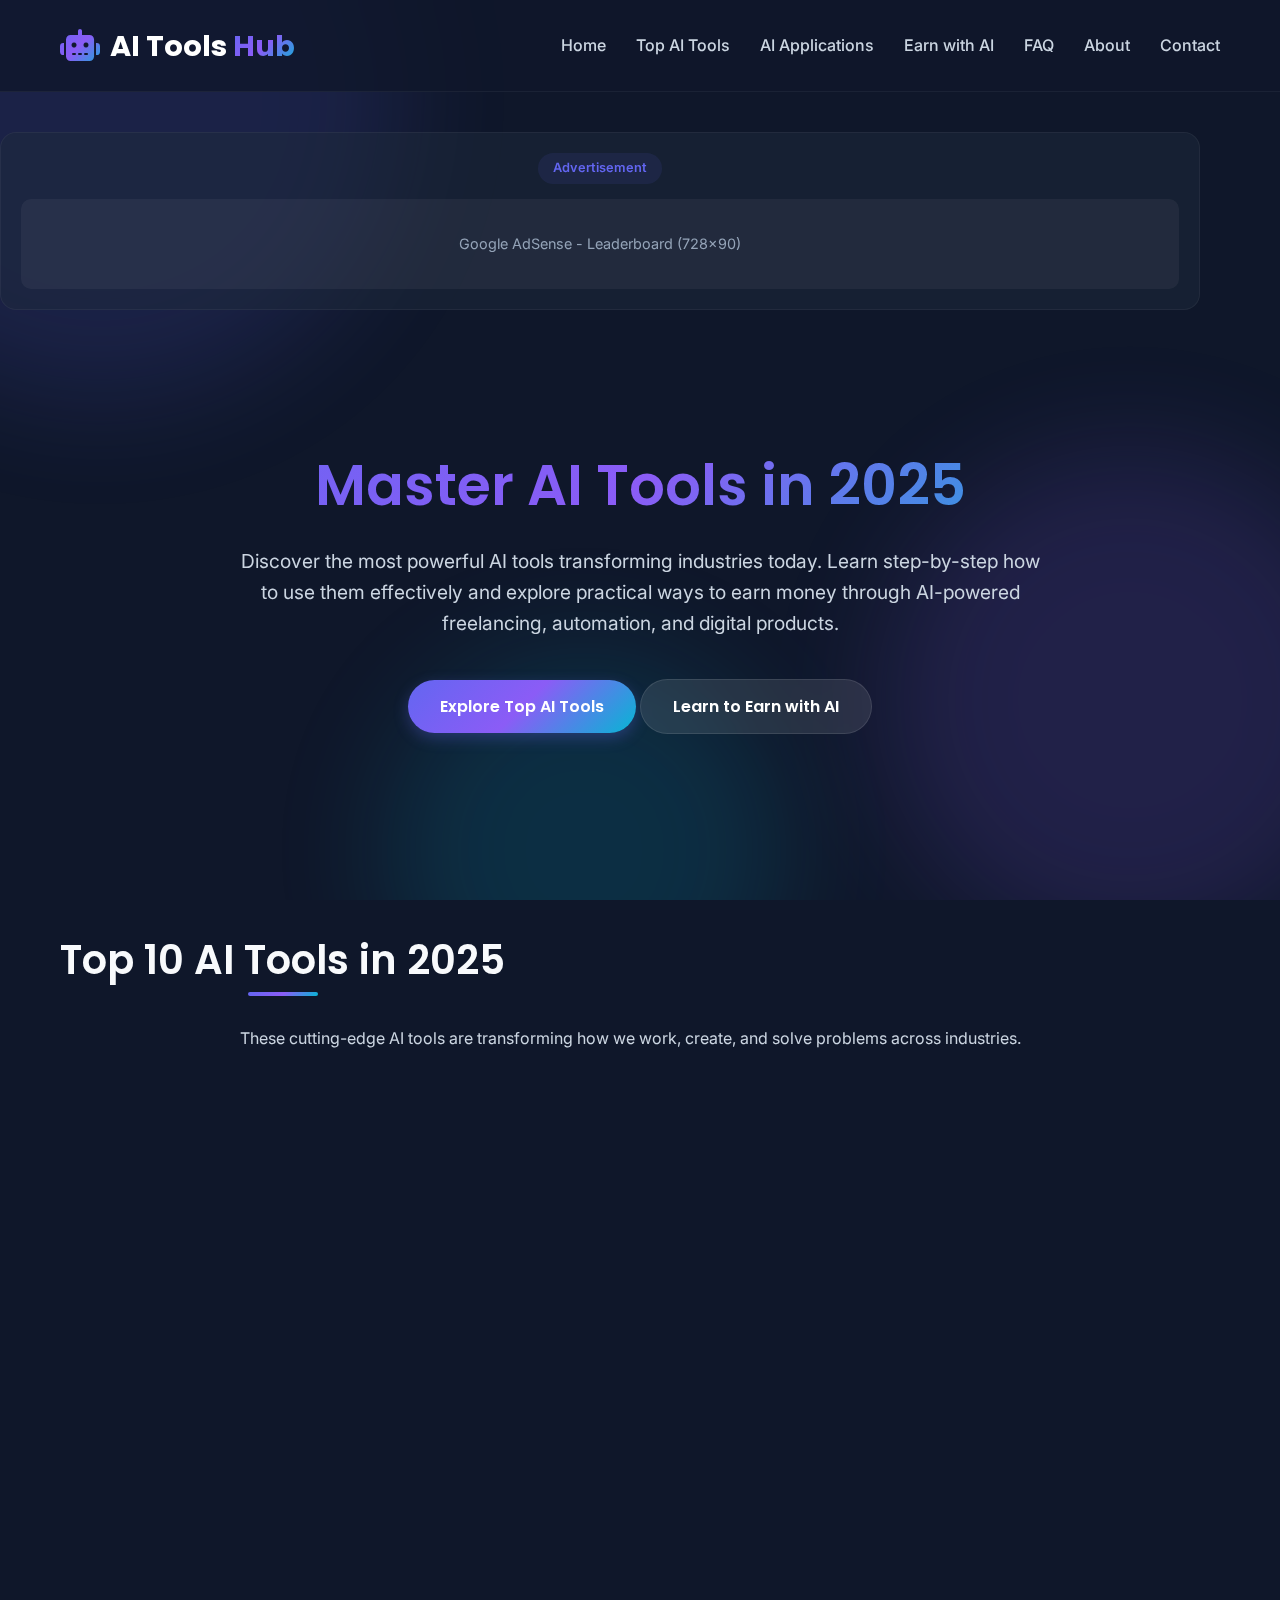
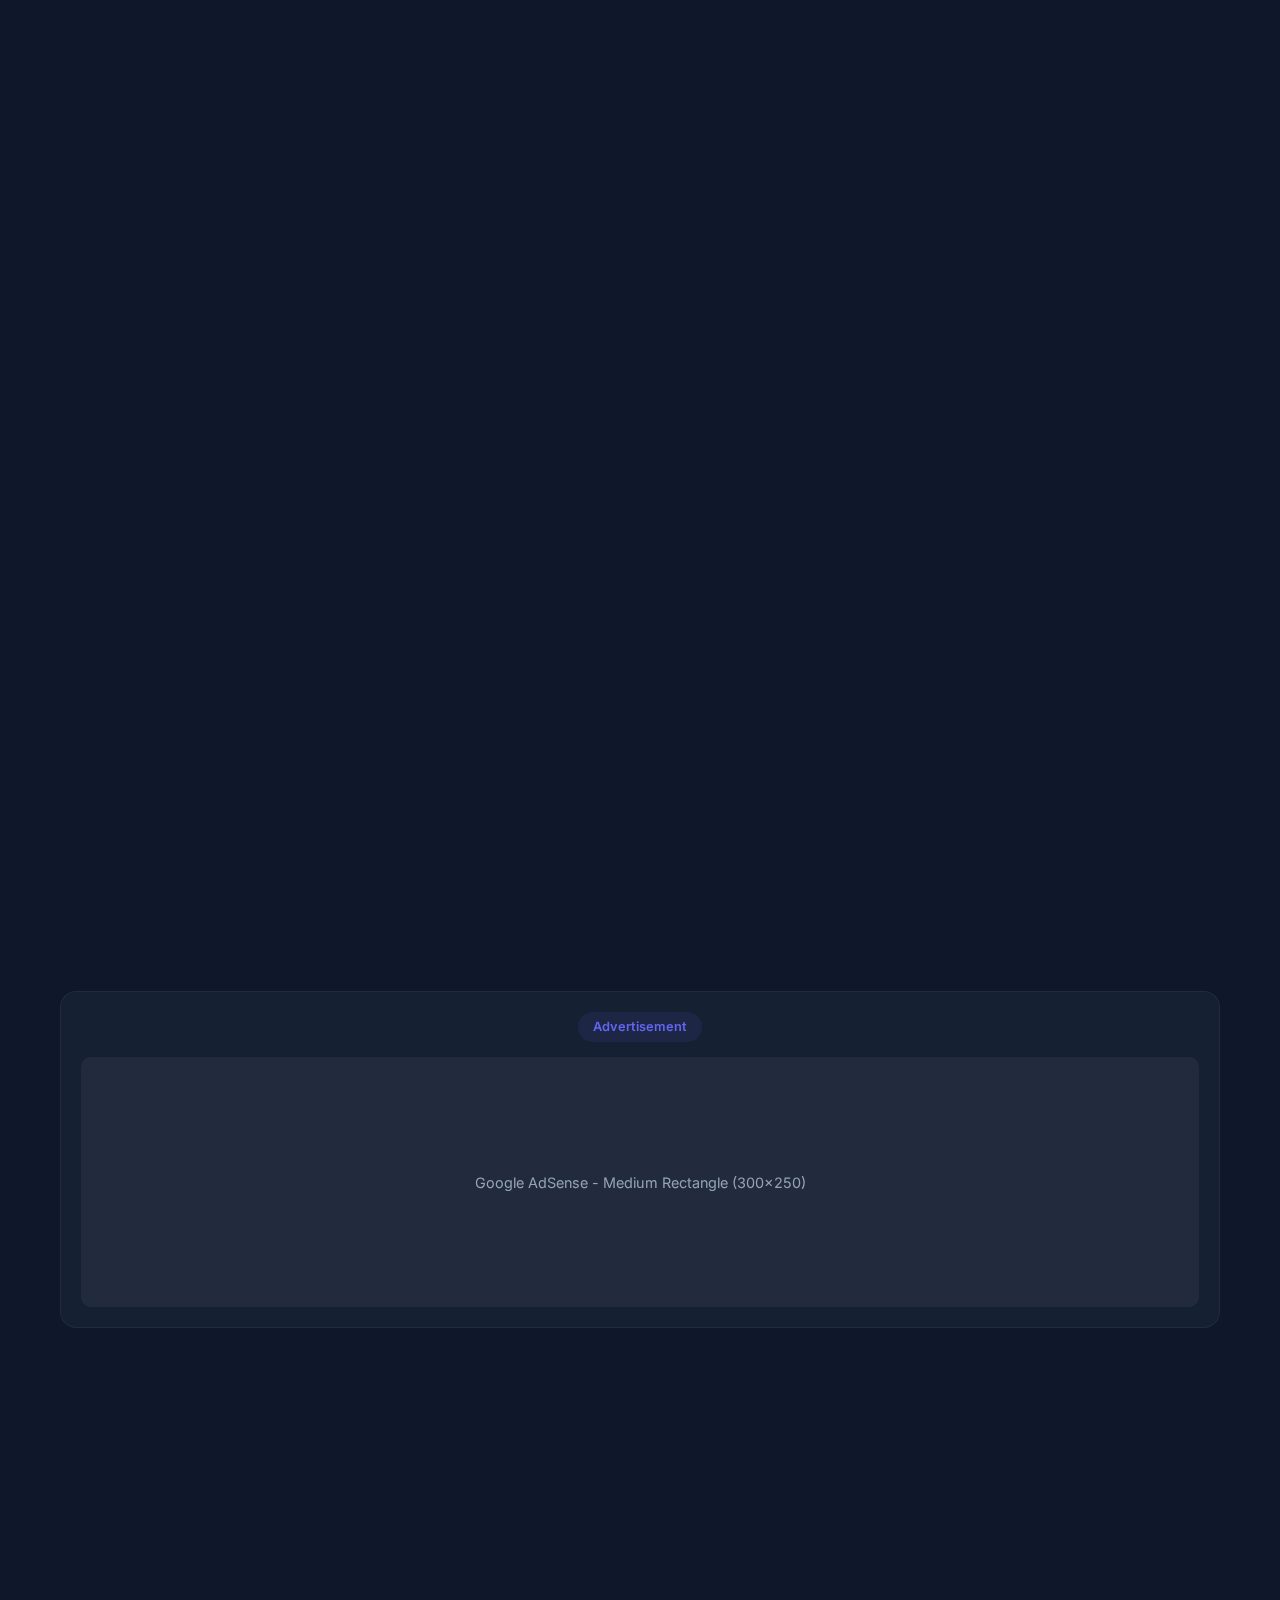
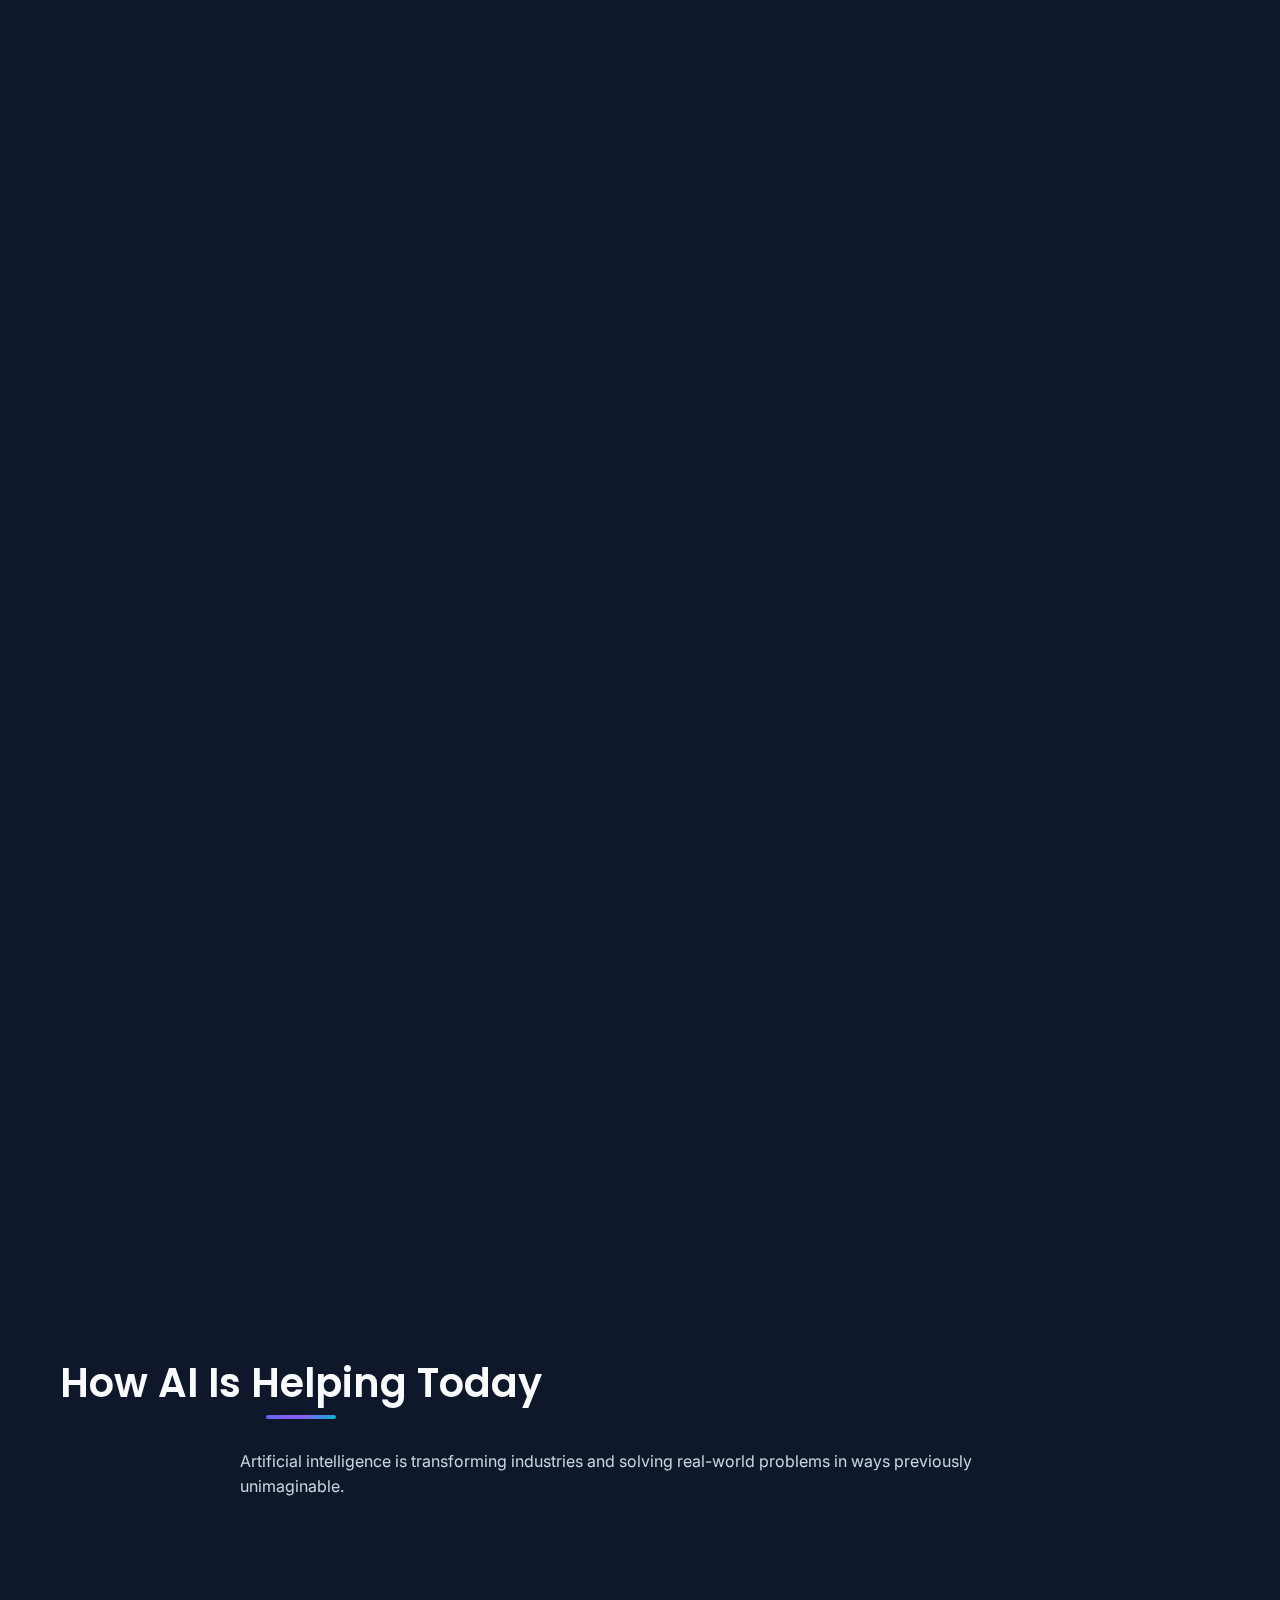
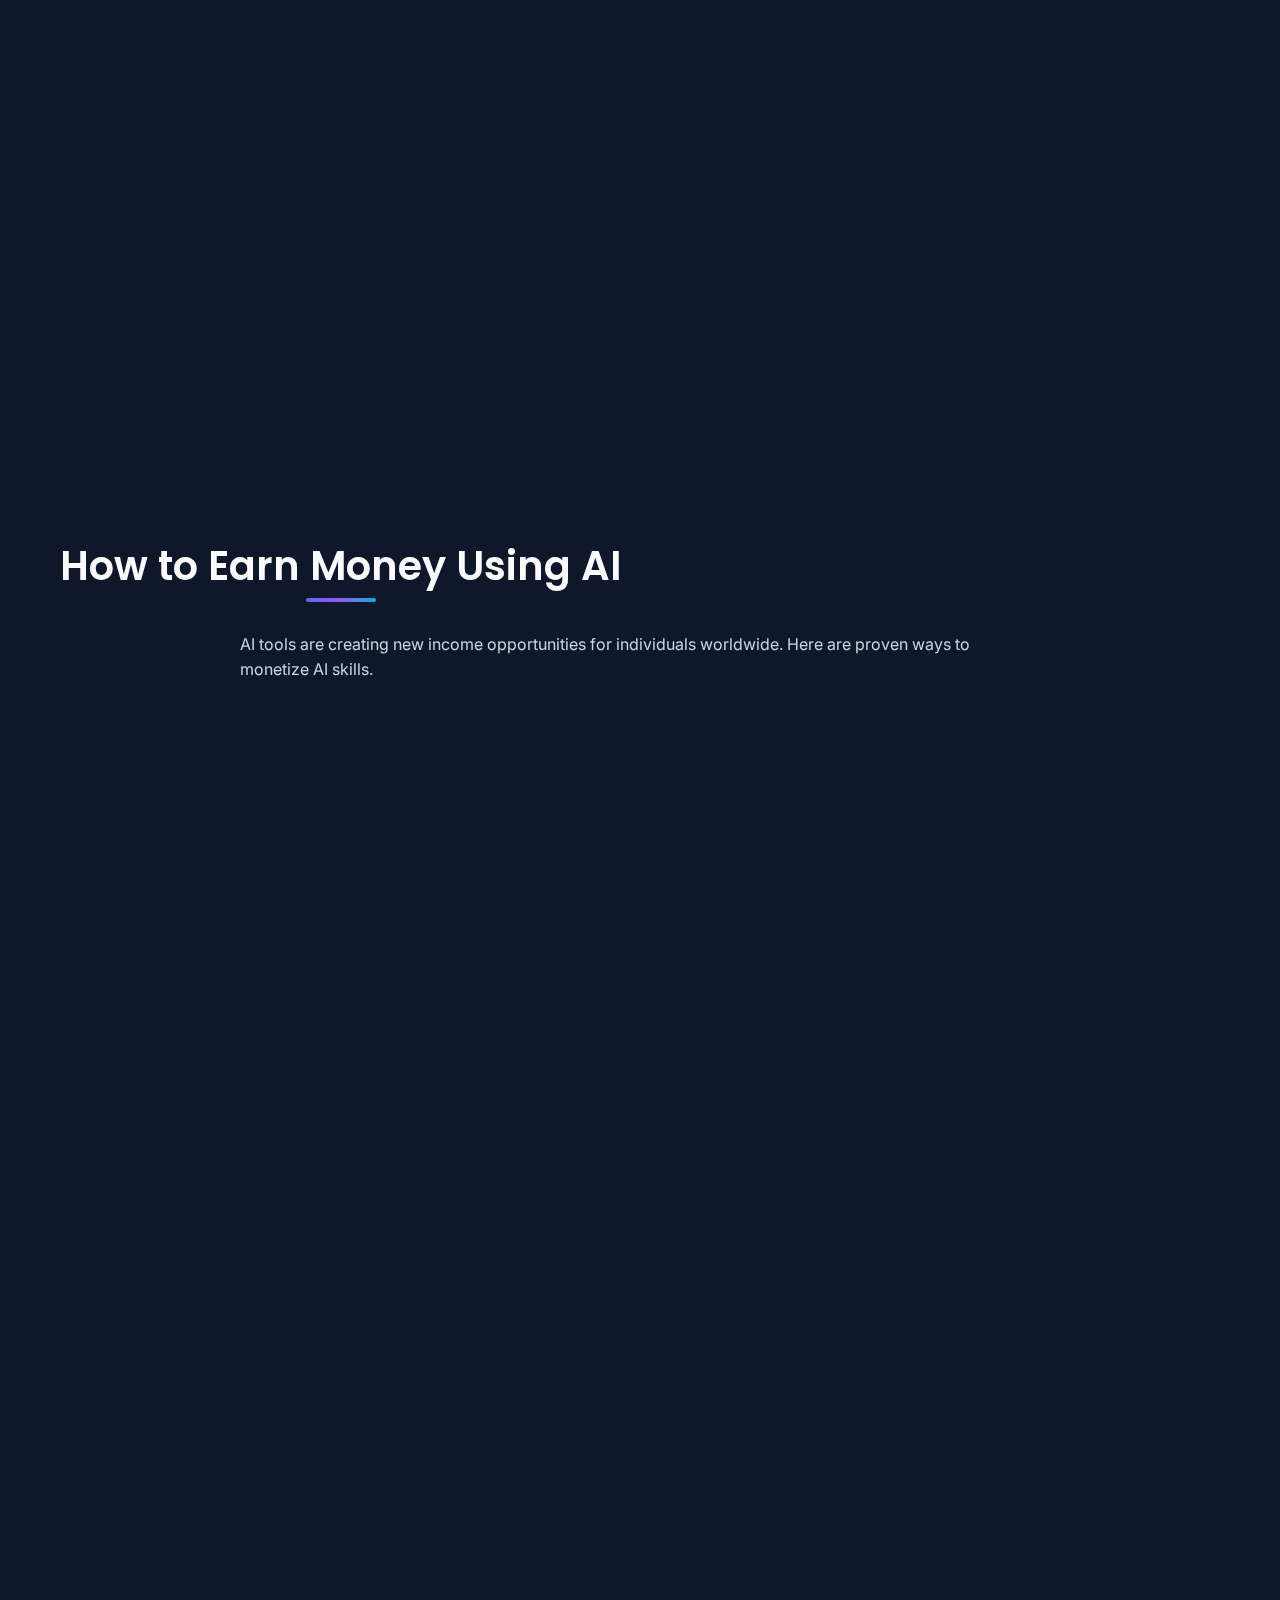
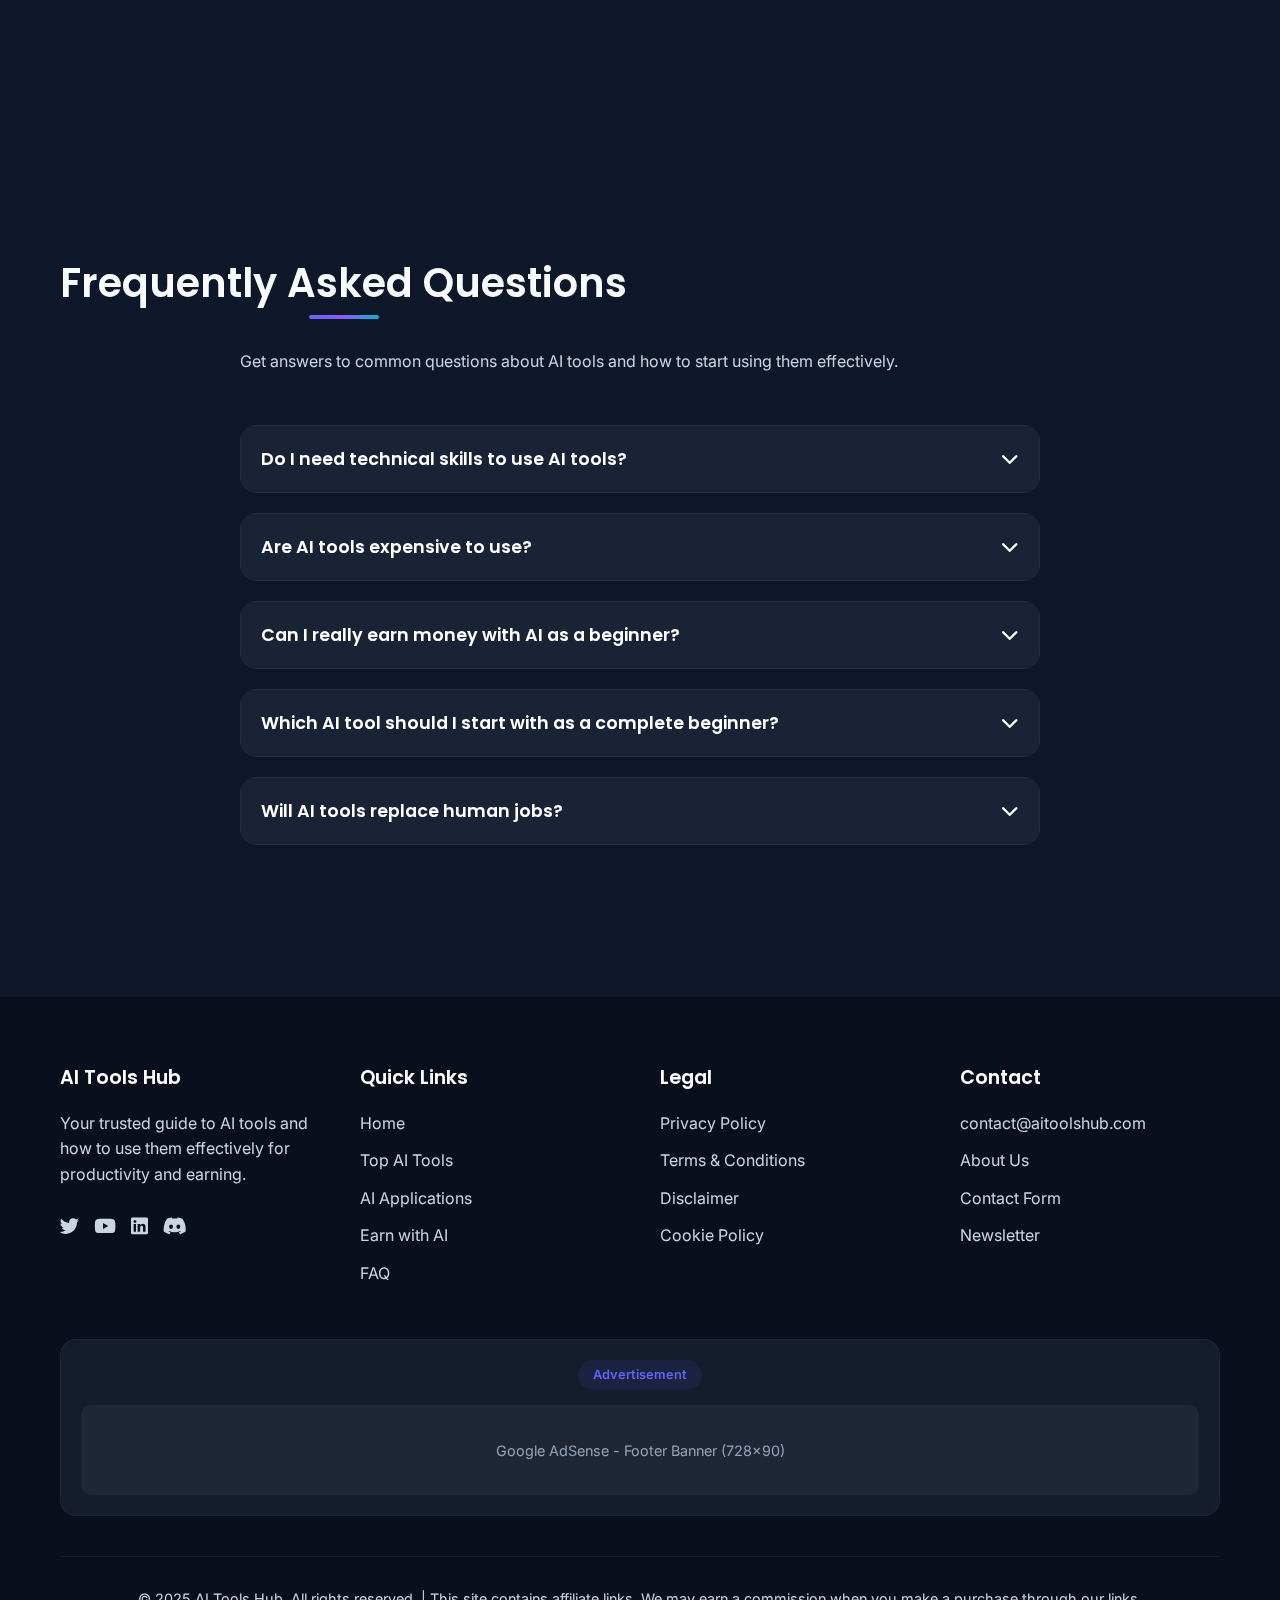
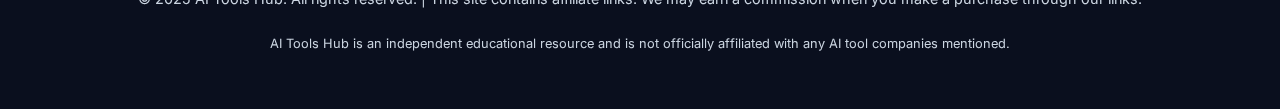
<file: index.html>
<!DOCTYPE html>
<html lang="en">
<head>
    <meta charset="UTF-8">
    <meta name="viewport" content="width=device-width, initial-scale=1.0">
    <title>AI Tools Hub | Top AI Tools for Productivity & Earning</title>
    <meta name="description" content="Discover the top AI tools in 2025. Learn how to use AI tools effectively and explore ways to earn money with AI through freelancing, automation, and digital products.">
    <meta name="keywords" content="AI tools, artificial intelligence, ChatGPT, Midjourney, AI for beginners, earn money with AI, AI side hustles">
    <meta name="author" content="AI Tools Hub">
    <link rel="preconnect" href="https://fonts.googleapis.com">
    <link rel="preconnect" href="https://fonts.gstatic.com" crossorigin>
    <link href="https://fonts.googleapis.com/css2?family=Inter:wght@300;400;500;600;700&family=Poppins:wght@400;500;600;700&display=swap" rel="stylesheet">
    <link rel="stylesheet" href="https://cdnjs.cloudflare.com/ajax/libs/font-awesome/6.4.0/css/all.min.css">
    <style>
        :root {
            --primary-color: #6366f1;
            --secondary-color: #8b5cf6;
            --accent-color: #06b6d4;
            --dark-bg: #0f172a;
            --darker-bg: #0a0f1e;
            --card-bg: rgba(30, 41, 59, 0.7);
            --text-primary: #f8fafc;
            --text-secondary: #cbd5e1;
            --text-muted: #94a3b8;
            --success-color: #10b981;
            --warning-color: #f59e0b;
            --gradient-primary: linear-gradient(135deg, #6366f1, #8b5cf6, #06b6d4);
            --gradient-secondary: linear-gradient(135deg, #8b5cf6, #ec4899, #f59e0b);
            --border-radius: 16px;
            --box-shadow: 0 10px 30px rgba(0, 0, 0, 0.3);
            --transition: all 0.3s ease;
        }

        * {
            margin: 0;
            padding: 0;
            box-sizing: border-box;
        }

        html {
            scroll-behavior: smooth;
        }

        body {
            font-family: 'Inter', sans-serif;
            background-color: var(--dark-bg);
            color: var(--text-primary);
            line-height: 1.6;
            overflow-x: hidden;
            position: relative;
        }

        h1, h2, h3, h4, h5, h6 {
            font-family: 'Poppins', sans-serif;
            font-weight: 600;
            line-height: 1.3;
            margin-bottom: 1rem;
        }

        h1 {
            font-size: 3.5rem;
            background: var(--gradient-primary);
            -webkit-background-clip: text;
            background-clip: text;
            color: transparent;
            margin-bottom: 1.5rem;
        }

        h2 {
            font-size: 2.5rem;
            color: var(--text-primary);
            position: relative;
            display: inline-block;
            margin-bottom: 2.5rem;
        }

        h2:after {
            content: '';
            position: absolute;
            bottom: -10px;
            left: 0;
            width: 70px;
            height: 4px;
            background: var(--gradient-primary);
            border-radius: 2px;
        }

        h3 {
            font-size: 1.8rem;
            margin-bottom: 1rem;
        }

        p {
            margin-bottom: 1.5rem;
            color: var(--text-secondary);
        }

        a {
            text-decoration: none;
            color: var(--accent-color);
            transition: var(--transition);
        }

        a:hover {
            color: var(--primary-color);
        }

        .container {
            width: 100%;
            max-width: 1200px;
            margin: 0 auto;
            padding: 0 20px;
        }

        .btn {
            display: inline-block;
            padding: 14px 32px;
            border-radius: 50px;
            font-weight: 600;
            font-size: 1rem;
            cursor: pointer;
            transition: var(--transition);
            border: none;
            font-family: 'Poppins', sans-serif;
        }

        .btn-primary {
            background: var(--gradient-primary);
            color: white;
            box-shadow: 0 5px 15px rgba(99, 102, 241, 0.3);
        }

        .btn-primary:hover {
            transform: translateY(-3px);
            box-shadow: 0 8px 20px rgba(99, 102, 241, 0.4);
        }

        .btn-secondary {
            background: rgba(255, 255, 255, 0.1);
            color: white;
            backdrop-filter: blur(10px);
            border: 1px solid rgba(255, 255, 255, 0.1);
        }

        .btn-secondary:hover {
            background: rgba(255, 255, 255, 0.15);
            transform: translateY(-3px);
        }

        /* Animated Gradient Background */
        .animated-bg {
            position: fixed;
            top: 0;
            left: 0;
            width: 100%;
            height: 100%;
            z-index: -1;
            overflow: hidden;
        }

        .gradient-circle {
            position: absolute;
            border-radius: 50%;
            filter: blur(60px);
            opacity: 0.15;
            animation: float 20s infinite ease-in-out;
        }

        .circle-1 {
            width: 600px;
            height: 600px;
            background: var(--primary-color);
            top: -200px;
            left: -200px;
            animation-delay: 0s;
        }

        .circle-2 {
            width: 500px;
            height: 500px;
            background: var(--secondary-color);
            top: 50%;
            right: -100px;
            animation-delay: 5s;
        }

        .circle-3 {
            width: 400px;
            height: 400px;
            background: var(--accent-color);
            bottom: -150px;
            left: 30%;
            animation-delay: 10s;
        }

        @keyframes float {
            0%, 100% {
                transform: translateY(0) rotate(0deg);
            }
            33% {
                transform: translateY(-30px) rotate(120deg);
            }
            66% {
                transform: translateY(30px) rotate(240deg);
            }
        }

        /* Header */
        header {
            padding: 20px 0;
            position: sticky;
            top: 0;
            z-index: 100;
            backdrop-filter: blur(10px);
            background: rgba(15, 23, 42, 0.8);
            border-bottom: 1px solid rgba(255, 255, 255, 0.05);
        }

        .header-container {
            display: flex;
            justify-content: space-between;
            align-items: center;
        }

        .logo {
            display: flex;
            align-items: center;
            gap: 10px;
        }

        .logo-icon {
            font-size: 2rem;
            background: var(--gradient-primary);
            -webkit-background-clip: text;
            background-clip: text;
            color: transparent;
        }

        .logo-text {
            font-family: 'Poppins', sans-serif;
            font-weight: 700;
            font-size: 1.8rem;
            color: white;
        }

        .logo-text span {
            background: var(--gradient-primary);
            -webkit-background-clip: text;
            background-clip: text;
            color: transparent;
        }

        nav ul {
            display: flex;
            list-style: none;
            gap: 30px;
        }

        nav a {
            color: var(--text-secondary);
            font-weight: 500;
            position: relative;
            padding: 5px 0;
        }

        nav a:hover {
            color: white;
        }

        nav a:after {
            content: '';
            position: absolute;
            bottom: 0;
            left: 0;
            width: 0;
            height: 2px;
            background: var(--gradient-primary);
            transition: var(--transition);
        }

        nav a:hover:after {
            width: 100%;
        }

        .mobile-menu-btn {
            display: none;
            background: none;
            border: none;
            color: white;
            font-size: 1.5rem;
            cursor: pointer;
        }

        /* Hero Section */
        .hero {
            padding: 100px 0;
            text-align: center;
        }

        .hero h1 {
            margin-bottom: 1.5rem;
            font-size: 3.5rem;
        }

        .hero p {
            font-size: 1.2rem;
            max-width: 800px;
            margin: 0 auto 2.5rem;
            color: var(--text-secondary);
        }

        /* AdSense Placeholders */
        .ad-container {
            margin: 40px 0;
            text-align: center;
            background: rgba(30, 41, 59, 0.5);
            border-radius: var(--border-radius);
            padding: 20px;
            border: 1px solid rgba(255, 255, 255, 0.05);
        }

        .ad-label {
            display: inline-block;
            background: rgba(99, 102, 241, 0.1);
            color: var(--primary-color);
            padding: 5px 15px;
            border-radius: 50px;
            font-size: 0.8rem;
            font-weight: 600;
            margin-bottom: 15px;
        }

        .ad-placeholder {
            width: 100%;
            height: 90px;
            background: rgba(255, 255, 255, 0.05);
            border-radius: 10px;
            display: flex;
            align-items: center;
            justify-content: center;
            color: var(--text-muted);
            font-size: 0.9rem;
        }

        .ad-placeholder-large {
            height: 250px;
        }

        /* Glassmorphism Cards */
        .glass-card {
            background: var(--card-bg);
            backdrop-filter: blur(10px);
            border-radius: var(--border-radius);
            border: 1px solid rgba(255, 255, 255, 0.05);
            padding: 30px;
            box-shadow: var(--box-shadow);
            transition: var(--transition);
            height: 100%;
        }

        .glass-card:hover {
            transform: translateY(-10px);
            box-shadow: 0 15px 40px rgba(0, 0, 0, 0.4);
            border-color: rgba(99, 102, 241, 0.3);
        }

        /* AI Tools Section */
        .ai-tools {
            padding: 100px 0;
        }

        .tools-container {
            display: grid;
            grid-template-columns: repeat(auto-fill, minmax(350px, 1fr));
            gap: 30px;
            margin-top: 40px;
        }

        .tool-card {
            position: relative;
            overflow: hidden;
        }

        .tool-number {
            position: absolute;
            top: 20px;
            right: 20px;
            width: 40px;
            height: 40px;
            background: var(--gradient-primary);
            border-radius: 50%;
            display: flex;
            align-items: center;
            justify-content: center;
            font-weight: 700;
            font-size: 1.2rem;
            color: white;
        }

        .tool-icon {
            font-size: 2.5rem;
            margin-bottom: 20px;
            background: var(--gradient-primary);
            -webkit-background-clip: text;
            background-clip: text;
            color: transparent;
        }

        .tool-category {
            display: inline-block;
            background: rgba(6, 182, 212, 0.1);
            color: var(--accent-color);
            padding: 5px 15px;
            border-radius: 50px;
            font-size: 0.8rem;
            font-weight: 600;
            margin-bottom: 15px;
        }

        .tool-description {
            color: var(--text-secondary);
            margin-bottom: 20px;
        }

        .tool-features {
            list-style: none;
            margin-bottom: 25px;
        }

        .tool-features li {
            margin-bottom: 10px;
            color: var(--text-secondary);
            position: relative;
            padding-left: 25px;
        }

        .tool-features li:before {
            content: '✓';
            position: absolute;
            left: 0;
            color: var(--success-color);
            font-weight: bold;
        }

        .tool-link {
            display: inline-block;
            width: 100%;
            text-align: center;
            padding: 12px;
            background: rgba(255, 255, 255, 0.05);
            border-radius: 10px;
            color: var(--text-primary);
            font-weight: 600;
            transition: var(--transition);
        }

        .tool-link:hover {
            background: rgba(99, 102, 241, 0.2);
            color: white;
        }

        /* Sections */
        .section {
            padding: 80px 0;
        }

        .section-title-center {
            text-align: center;
        }

        .section-title-center:after {
            left: 50%;
            transform: translateX(-50%);
        }

        .info-cards {
            display: grid;
            grid-template-columns: repeat(auto-fill, minmax(300px, 1fr));
            gap: 30px;
            margin-top: 40px;
        }

        .info-card h3 {
            display: flex;
            align-items: center;
            gap: 10px;
            margin-bottom: 15px;
        }

        .info-card h3 i {
            background: var(--gradient-primary);
            -webkit-background-clip: text;
            background-clip: text;
            color: transparent;
        }

        /* FAQ */
        .faq-container {
            max-width: 800px;
            margin: 0 auto;
        }

        .faq-item {
            margin-bottom: 20px;
            border-radius: var(--border-radius);
            overflow: hidden;
        }

        .faq-question {
            width: 100%;
            padding: 20px;
            text-align: left;
            background: var(--card-bg);
            border: 1px solid rgba(255, 255, 255, 0.05);
            color: white;
            font-family: 'Poppins', sans-serif;
            font-weight: 600;
            font-size: 1.1rem;
            cursor: pointer;
            display: flex;
            justify-content: space-between;
            align-items: center;
            transition: var(--transition);
        }

        .faq-question:hover {
            background: rgba(30, 41, 59, 0.9);
        }

        .faq-question i {
            transition: var(--transition);
        }

        .faq-answer {
            padding: 0 20px;
            max-height: 0;
            overflow: hidden;
            background: rgba(30, 41, 59, 0.5);
            border-left: 1px solid rgba(255, 255, 255, 0.05);
            border-right: 1px solid rgba(255, 255, 255, 0.05);
            transition: max-height 0.5s ease, padding 0.5s ease;
        }

        .faq-answer p {
            padding: 20px 0;
            margin: 0;
        }

        .faq-item.active .faq-question {
            background: rgba(30, 41, 59, 0.9);
        }

        .faq-item.active .faq-question i {
            transform: rotate(180deg);
        }

        .faq-item.active .faq-answer {
            max-height: 500px;
            border-bottom: 1px solid rgba(255, 255, 255, 0.05);
        }

        /* Footer */
        footer {
            background: var(--darker-bg);
            padding: 70px 0 30px;
            margin-top: 50px;
            border-top: 1px solid rgba(255, 255, 255, 0.05);
        }

        .footer-content {
            display: grid;
            grid-template-columns: repeat(auto-fit, minmax(200px, 1fr));
            gap: 40px;
            margin-bottom: 40px;
        }

        .footer-column h4 {
            font-size: 1.2rem;
            margin-bottom: 20px;
            color: white;
        }

        .footer-column ul {
            list-style: none;
        }

        .footer-column ul li {
            margin-bottom: 12px;
        }

        .footer-column ul li a {
            color: var(--text-secondary);
        }

        .footer-column ul li a:hover {
            color: var(--accent-color);
            padding-left: 5px;
        }

        .copyright {
            text-align: center;
            padding-top: 30px;
            border-top: 1px solid rgba(255, 255, 255, 0.05);
            color: var(--text-muted);
            font-size: 0.9rem;
        }

        /* Responsive */
        @media (max-width: 992px) {
            h1 {
                font-size: 2.8rem;
            }
            
            h2 {
                font-size: 2.2rem;
            }
            
            .hero {
                padding: 80px 0;
            }
            
            .tools-container {
                grid-template-columns: repeat(auto-fill, minmax(300px, 1fr));
            }
        }

        @media (max-width: 768px) {
            .mobile-menu-btn {
                display: block;
            }
            
            nav {
                position: fixed;
                top: 80px;
                left: 0;
                width: 100%;
                background: var(--darker-bg);
                padding: 20px;
                transform: translateY(-100%);
                opacity: 0;
                visibility: hidden;
                transition: var(--transition);
                border-bottom: 1px solid rgba(255, 255, 255, 0.05);
            }
            
            nav.active {
                transform: translateY(0);
                opacity: 1;
                visibility: visible;
            }
            
            nav ul {
                flex-direction: column;
                gap: 20px;
            }
            
            h1 {
                font-size: 2.4rem;
            }
            
            h2 {
                font-size: 2rem;
            }
            
            .hero {
                padding: 60px 0;
            }
            
            .section {
                padding: 60px 0;
            }
        }

        @media (max-width: 576px) {
            h1 {
                font-size: 2rem;
            }
            
            h2 {
                font-size: 1.7rem;
            }
            
            .container {
                padding: 0 15px;
            }
            
            .tools-container {
                grid-template-columns: 1fr;
            }
            
            .glass-card {
                padding: 20px;
            }
        }
    </style>
</head>
<body>
    <!-- Animated Gradient Background -->
    <div class="animated-bg">
        <div class="gradient-circle circle-1"></div>
        <div class="gradient-circle circle-2"></div>
        <div class="gradient-circle circle-3"></div>
    </div>

    <!-- Header -->
    <header>
        <div class="container header-container">
            <div class="logo">
                <div class="logo-icon"><i class="fas fa-robot"></i></div>
                <div class="logo-text">AI Tools <span>Hub</span></div>
            </div>
            
            <button class="mobile-menu-btn" id="mobileMenuBtn">
                <i class="fas fa-bars"></i>
            </button>
            
            <nav id="mainNav">
                <ul>
                    <li><a href="#home">Home</a></li>
                    <li><a href="#tools">Top AI Tools</a></li>
                    <li><a href="#applications">AI Applications</a></li>
                    <li><a href="#earn">Earn with AI</a></li>
                    <li><a href="#faq">FAQ</a></li>
                    <li><a href="about.html">About</a></li>
                    <li><a href="contact.html">Contact</a></li>
                </ul>
            </nav>
        </div>
    </header>

    <!-- AdSense Header Placeholder -->
    <div class="container ad-container">
        <div class="ad-label">Advertisement</div>
        <div class="ad-placeholder">Google AdSense - Leaderboard (728x90)</div>
    </div>

    <!-- Hero Section -->
    <section class="hero" id="home">
        <div class="container">
            <h1>Master AI Tools in 2025</h1>
            <p>Discover the most powerful AI tools transforming industries today. Learn step-by-step how to use them effectively and explore practical ways to earn money through AI-powered freelancing, automation, and digital products.</p>
            <div class="cta-buttons">
                <a href="#tools" class="btn btn-primary">Explore Top AI Tools</a>
                <a href="#earn" class="btn btn-secondary">Learn to Earn with AI</a>
            </div>
        </div>
    </section>

    <!-- Top 10 AI Tools Section -->
    <section class="ai-tools" id="tools">
        <div class="container">
            <h2 class="section-title-center">Top 10 AI Tools in 2025</h2>
            <p class="text-center" style="max-width: 800px; margin: 0 auto 40px; color: var(--text-secondary);">These cutting-edge AI tools are transforming how we work, create, and solve problems across industries.</p>
            
            <div class="tools-container">
                <!-- Tool 1 -->
                <div class="glass-card tool-card">
                    <div class="tool-number">1</div>
                    <div class="tool-icon"><i class="fas fa-comment-dots"></i></div>
                    <div class="tool-category">Writing & Content</div>
                    <h3>ChatGPT-5</h3>
                    <p class="tool-description">Advanced conversational AI for writing, coding, analysis, and problem-solving with enhanced reasoning capabilities.</p>
                    <ul class="tool-features">
                        <li>Natural conversation and complex task handling</li>
                        <li>Code generation and debugging</li>
                        <li>Content creation and editing</li>
                    </ul>
                    <p><strong>Industries:</strong> Marketing, Education, Software Development, Customer Service</p>
                    <p><strong>Earning Potential:</strong> Freelance writing, AI consultation, content automation services, chatbot development</p>
                    <a href="#" class="tool-link">Learn Step-by-Step Guide</a>
                </div>
                
                <!-- Tool 2 -->
                <div class="glass-card tool-card">
                    <div class="tool-number">2</div>
                    <div class="tool-icon"><i class="fas fa-image"></i></div>
                    <div class="tool-category">Visual Design</div>
                    <h3>Midjourney v6</h3>
                    <p class="tool-description">State-of-the-art AI image generator creating photorealistic and artistic visuals from text descriptions.</p>
                    <ul class="tool-features">
                        <li>Photorealistic image generation</li>
                        <li>Artistic style replication</li>
                        <li>Commercial use rights</li>
                    </ul>
                    <p><strong>Industries:</strong> Marketing, Entertainment, Gaming, E-commerce, Advertising</p>
                    <p><strong>Earning Potential:</strong> Digital art sales, stock photography, book covers, social media content</p>
                    <a href="#" class="tool-link">Learn Step-by-Step Guide</a>
                </div>
                
                <!-- Tool 3 -->
                <div class="glass-card tool-card">
                    <div class="tool-number">3</div>
                    <div class="tool-icon"><i class="fas fa-video"></i></div>
                    <div class="tool-category">Video Creation</div>
                    <h3>Runway ML</h3>
                    <p class="tool-description">Complete AI video editing suite with text-to-video, object removal, style transfer, and motion tracking.</p>
                    <ul class="tool-features">
                        <li>Text-to-video generation</li>
                        <li>AI-powered video editing</li>
                        <li>Special effects and filters</li>
                    </ul>
                    <p><strong>Industries:</strong> Film Production, Marketing, Education, Social Media</p>
                    <p><strong>Earning Potential:</strong> Video editing services, YouTube content creation, commercial video production</p>
                    <a href="#" class="tool-link">Learn Step-by-Step Guide</a>
                </div>
                
                <!-- Tool 4 -->
                <div class="glass-card tool-card">
                    <div class="tool-number">4</div>
                    <div class="tool-icon"><i class="fas fa-music"></i></div>
                    <div class="tool-category">Audio Production</div>
                    <h3>Murf AI</h3>
                    <p class="tool-description">Professional text-to-speech platform with 120+ realistic voices in 20+ languages for voiceovers and narration.</p>
                    <ul class="tool-features">
                        <li>Realistic voice generation</li>
                        <li>Emotion and tone control</li>
                        <li>Commercial licensing available</li>
                    </ul>
                    <p><strong>Industries:</strong> Content Creation, E-learning, Audiobooks, Advertising</p>
                    <p><strong>Earning Potential:</strong> Voiceover services, audiobook narration, podcast production, YouTube videos</p>
                    <a href="#" class="tool-link">Learn Step-by-Step Guide</a>
                </div>
                
                <!-- Tool 5 -->
                <div class="glass-card tool-card">
                    <div class="tool-number">5</div>
                    <div class="tool-icon"><i class="fas fa-code"></i></div>
                    <div class="tool-category">Development</div>
                    <h3>GitHub Copilot X</h3>
                    <p class="tool-description">AI-powered coding assistant that suggests code, completes functions, and helps debug in real-time.</p>
                    <ul class="tool-features">
                        <li>Context-aware code suggestions</li>
                        <li>Multi-language support</li>
                        <li>Integration with popular IDEs</li>
                    </ul>
                    <p><strong>Industries:</strong> Software Development, Web Development, App Development</p>
                    <p><strong>Earning Potential:</strong> Freelance development, app creation, coding tutorials, SaaS products</p>
                    <a href="#" class="tool-link">Learn Step-by-Step Guide</a>
                </div>
                
                <!-- Tool 6 -->
                <div class="glass-card tool-card">
                    <div class="tool-number">6</div>
                    <div class="tool-icon"><i class="fas fa-chart-line"></i></div>
                    <div class="tool-category">Data & Analytics</div>
                    <h3>Tableau AI</h3>
                    <p class="tool-description">Intelligent data visualization platform that automatically generates insights and predictive analytics.</p>
                    <ul class="tool-features">
                        <li>Automated data analysis</li>
                        <li>Natural language queries</li>
                        <li>Predictive modeling</li>
                    </ul>
                    <p><strong>Industries:</strong> Finance, Healthcare, Retail, Marketing Analytics</p>
                    <p><strong>Earning Potential:</strong> Data analysis services, business intelligence consulting, report generation</p>
                    <a href="#" class="tool-link">Learn Step-by-Step Guide</a>
                </div>
            </div>
            
            <!-- AdSense In-Content Placeholder -->
            <div class="ad-container">
                <div class="ad-label">Advertisement</div>
                <div class="ad-placeholder ad-placeholder-large">Google AdSense - Medium Rectangle (300x250)</div>
            </div>
            
            <div class="tools-container" style="margin-top: 40px;">
                <!-- Tool 7 -->
                <div class="glass-card tool-card">
                    <div class="tool-number">7</div>
                    <div class="tool-icon"><i class="fas fa-search"></i></div>
                    <div class="tool-category">Research & Analysis</div>
                    <h3>Consensus AI</h3>
                    <p class="tool-description">Research assistant that uses AI to search, analyze, and summarize scientific papers and academic research.</p>
                    <ul class="tool-features">
                        <li>Scientific paper analysis</li>
                        <li>Evidence-based answers</li>
                        <li>Citation generation</li>
                    </ul>
                    <p><strong>Industries:</strong> Academia, Pharmaceuticals, Market Research, Journalism</p>
                    <p><strong>Earning Potential:</strong> Research services, academic writing, market analysis reports</p>
                    <a href="#" class="tool-link">Learn Step-by-Step Guide</a>
                </div>
                
                <!-- Tool 8 -->
                <div class="glass-card tool-card">
                    <div class="tool-number">8</div>
                    <div class="tool-icon"><i class="fas fa-shopping-cart"></i></div>
                    <div class="tool-category">E-commerce</div>
                    <h3>Jasper Commerce</h3>
                    <p class="tool-description">AI-powered platform for e-commerce product descriptions, marketing copy, and customer service automation.</p>
                    <ul class="tool-features">
                        <li>Product description generation</li>
                        <li>Personalized marketing copy</li>
                        <li>Customer review analysis</li>
                    </ul>
                    <p><strong>Industries:</strong> E-commerce, Retail, Dropshipping, Marketing</p>
                    <p><strong>Earning Potential:</strong> E-commerce store management, product description services, Amazon FBA assistance</p>
                    <a href="#" class="tool-link">Learn Step-by-Step Guide</a>
                </div>
                
                <!-- Tool 9 -->
                <div class="glass-card tool-card">
                    <div class="tool-number">9</div>
                    <div class="tool-icon"><i class="fas fa-language"></i></div>
                    <div class="tool-category">Translation</div>
                    <h3>DeepL Pro</h3>
                    <p class="tool-description">Advanced neural machine translation supporting 30+ languages with context-aware accuracy.</p>
                    <ul class="tool-features">
                        <li>Context-aware translation</li>
                        <li>Document format preservation</li>
                        <li>API for developers</li>
                    </ul>
                    <p><strong>Industries:</strong> Publishing, International Business, Tourism, Content Localization</p>
                    <p><strong>Earning Potential:</strong> Translation services, multilingual content creation, localization consulting</p>
                    <a href="#" class="tool-link">Learn Step-by-Step Guide</a>
                </div>
                
                <!-- Tool 10 -->
                <div class="glass-card tool-card">
                    <div class="tool-number">10</div>
                    <div class="tool-icon"><i class="fas fa-brain"></i></div>
                    <div class="tool-category">Automation</div>
                    <h3>Zapier AI</h3>
                    <p class="tool-description">Intelligent workflow automation that connects apps and services with AI-powered decision making.</p>
                    <ul class="tool-features">
                        <li>5,000+ app integrations</li>
                        <li>AI-powered workflow suggestions</li>
                        <li>No-code automation builder</li>
                    </ul>
                    <p><strong>Industries:</strong> All industries for process automation</p>
                    <p><strong>Earning Potential:</strong> Automation consulting, workflow optimization services, SaaS integration</p>
                    <a href="#" class="tool-link">Learn Step-by-Step Guide</a>
                </div>
            </div>
        </div>
    </section>

    <!-- How AI Is Helping Today Section -->
    <section class="section" id="applications" style="background: rgba(15, 23, 42, 0.5);">
        <div class="container">
            <h2 class="section-title-center">How AI Is Helping Today</h2>
            <p class="text-center" style="max-width: 800px; margin: 0 auto 50px; color: var(--text-secondary);">Artificial intelligence is transforming industries and solving real-world problems in ways previously unimaginable.</p>
            
            <div class="info-cards">
                <div class="glass-card info-card">
                    <h3><i class="fas fa-stethoscope"></i> Healthcare Revolution</h3>
                    <p>AI algorithms analyze medical images with higher accuracy than human doctors, detect diseases earlier, and assist in drug discovery and personalized treatment plans.</p>
                    <p><strong>Example:</strong> AI systems can detect early-stage cancer from scans with 95% accuracy, significantly improving survival rates.</p>
                </div>
                
                <div class="glass-card info-card">
                    <h3><i class="fas fa-leaf"></i> Climate Solutions</h3>
                    <p>AI optimizes energy consumption in smart grids, predicts climate patterns, monitors deforestation via satellite imagery, and develops sustainable materials.</p>
                    <p><strong>Example:</strong> Google's DeepMind reduced energy consumption in data centers by 40% using AI optimization.</p>
                </div>
                
                <div class="glass-card info-card">
                    <h3><i class="fas fa-graduation-cap"></i> Education Personalization</h3>
                    <p>AI tutors provide personalized learning paths, adapt content to individual student needs, and help educators identify students who need extra support.</p>
                    <p><strong>Example:</strong> Khan Academy's AI tutor provides customized practice problems based on each student's learning pace and gaps.</p>
                </div>
            </div>
        </div>
    </section>

    <!-- How to Earn Money Using AI Section -->
    <section class="section" id="earn">
        <div class="container">
            <h2 class="section-title-center">How to Earn Money Using AI</h2>
            <p class="text-center" style="max-width: 800px; margin: 0 auto 50px; color: var(--text-secondary);">AI tools are creating new income opportunities for individuals worldwide. Here are proven ways to monetize AI skills.</p>
            
            <div class="info-cards">
                <div class="glass-card info-card">
                    <h3><i class="fas fa-pen-fancy"></i> Freelance AI Services</h3>
                    <p>Offer specialized services like AI-generated content, custom chatbots, data analysis, or image generation on platforms like Upwork and Fiverr.</p>
                    <p><strong>Earning Potential:</strong> $30-$150 per hour depending on specialization.</p>
                    <p><strong>Beginner Tip:</strong> Start with simple AI content creation services and expand your offerings as you gain experience.</p>
                </div>
                
                <div class="glass-card info-card">
                    <h3><i class="fas fa-store"></i> Digital Products</h3>
                    <p>Create and sell AI-generated ebooks, stock images, templates, plugins, or courses on platforms like Gumroad, Etsy, or your own website.</p>
                    <p><strong>Earning Potential:</strong> Passive income ranging from $100 to $10,000+ per month.</p>
                    <p><strong>Beginner Tip:</strong> Use Midjourney to create unique digital art or ChatGPT to write short ebooks on niche topics.</p>
                </div>
                
                <div class="glass-card info-card">
                    <h3><i class="fas fa-robot"></i> AI Automation Agency</h3>
                    <p>Help businesses automate repetitive tasks using AI tools like Zapier, ChatGPT API, or custom automation scripts.</p>
                    <p><strong>Earning Potential:</strong> $500-$5,000 per client for setup plus monthly maintenance fees.</p>
                    <p><strong>Beginner Tip:</strong> Start by automating your own tasks, then offer the same solutions to small businesses in your network.</p>
                </div>
                
                <div class="glass-card info-card">
                    <h3><i class="fas fa-link"></i> Affiliate Marketing</h3>
                    <p>Promote AI tools through reviews, tutorials, and comparison content. Earn commissions when readers sign up through your links.</p>
                    <p><strong>Earning Potential:</strong> $100-$10,000+ per month depending on traffic and conversion rates.</p>
                    <p><strong>Beginner Tip:</strong> Create detailed comparison articles like "ChatGPT vs. Claude vs. Bard" with your affiliate links.</p>
                </div>
                
                <div class="glass-card info-card">
                    <h3><i class="fas fa-chart-bar"></i> AI Trading & Investing</h3>
                    <p>Use AI-powered analysis tools to inform stock, cryptocurrency, or forex trading decisions (with appropriate risk management).</p>
                    <p><strong>Earning Potential:</strong> Variable, but AI tools can significantly improve decision-making accuracy.</p>
                    <p><strong>Beginner Tip:</strong> Start with paper trading using AI analysis tools before investing real money.</p>
                </div>
                
                <div class="glass-card info-card">
                    <h3><i class="fas fa-youtube"></i> AI Content Creation</h3>
                    <p>Grow YouTube channels, blogs, or social media accounts using AI for scripting, editing, and content planning, then monetize through ads or sponsorships.</p>
                    <p><strong>Earning Potential:</strong> $100-$50,000+ per month depending on audience size and niche.</p>
                    <p><strong>Beginner Tip:</strong> Use AI tools to consistently produce quality content faster than competitors.</p>
                </div>
            </div>
        </div>
    </section>

    <!-- FAQ Section -->
    <section class="section" id="faq" style="background: rgba(15, 23, 42, 0.5);">
        <div class="container">
            <h2 class="section-title-center">Frequently Asked Questions</h2>
            <p class="text-center" style="max-width: 800px; margin: 0 auto 50px; color: var(--text-secondary);">Get answers to common questions about AI tools and how to start using them effectively.</p>
            
            <div class="faq-container">
                <div class="faq-item">
                    <button class="faq-question">
                        Do I need technical skills to use AI tools?
                        <i class="fas fa-chevron-down"></i>
                    </button>
                    <div class="faq-answer">
                        <p>Most modern AI tools are designed with user-friendly interfaces that require no coding or technical expertise. Tools like ChatGPT, Midjourney, and Canva's AI features use simple text prompts or drag-and-drop interfaces. However, learning some basic prompt engineering techniques will help you get better results.</p>
                    </div>
                </div>
                
                <div class="faq-item">
                    <button class="faq-question">
                        Are AI tools expensive to use?
                        <i class="fas fa-chevron-down"></i>
                    </button>
                    <div class="faq-answer">
                        <p>Many AI tools offer free tiers with limited functionality, which are perfect for beginners. Paid plans typically range from $10 to $100 per month, offering more features and higher usage limits. When used for business or earning purposes, the ROI usually justifies the cost.</p>
                    </div>
                </div>
                
                <div class="faq-item">
                    <button class="faq-question">
                        Can I really earn money with AI as a beginner?
                        <i class="fas fa-chevron-down"></i>
                    </button>
                    <div class="faq-answer">
                        <p>Yes! Many beginners start by offering simple AI-powered services like content writing, image creation, or data organization. The key is to start with one tool, master it, and offer your services on freelance platforms. As you gain experience, you can expand to more complex and higher-paying AI services.</p>
                    </div>
                </div>
                
                <div class="faq-item">
                    <button class="faq-question">
                        Which AI tool should I start with as a complete beginner?
                        <i class="fas fa-chevron-down"></i>
                    </button>
                    <div class="faq-answer">
                        <p>ChatGPT is the most versatile and beginner-friendly AI tool to start with. It can help with writing, brainstorming, learning, and problem-solving. After getting comfortable with ChatGPT, try Midjourney for image generation or Canva's AI features for design work.</p>
                    </div>
                </div>
                
                <div class="faq-item">
                    <button class="faq-question">
                        Will AI tools replace human jobs?
                        <i class="fas fa-chevron-down"></i>
                    </button>
                    <div class="faq-answer">
                        <p>AI is transforming jobs rather than replacing them entirely. While some routine tasks may be automated, AI tools primarily augment human capabilities, making workers more productive and creating new job categories like AI trainers, prompt engineers, and AI ethicists.</p>
                    </div>
                </div>
            </div>
        </div>
    </section>

    <!-- Footer -->
    <footer>
        <div class="container">
            <div class="footer-content">
                <div class="footer-column">
                    <h4>AI Tools Hub</h4>
                    <p>Your trusted guide to AI tools and how to use them effectively for productivity and earning.</p>
                    <div style="margin-top: 20px; display: flex; gap: 15px;">
                        <a href="#" style="color: var(--text-secondary); font-size: 1.2rem;"><i class="fab fa-twitter"></i></a>
                        <a href="#" style="color: var(--text-secondary); font-size: 1.2rem;"><i class="fab fa-youtube"></i></a>
                        <a href="#" style="color: var(--text-secondary); font-size: 1.2rem;"><i class="fab fa-linkedin"></i></a>
                        <a href="#" style="color: var(--text-secondary); font-size: 1.2rem;"><i class="fab fa-discord"></i></a>
                    </div>
                </div>
                
                <div class="footer-column">
                    <h4>Quick Links</h4>
                    <ul>
                        <li><a href="#home">Home</a></li>
                        <li><a href="#tools">Top AI Tools</a></li>
                        <li><a href="#applications">AI Applications</a></li>
                        <li><a href="#earn">Earn with AI</a></li>
                        <li><a href="#faq">FAQ</a></li>
                    </ul>
                </div>
                
                <div class="footer-column">
                    <h4>Legal</h4>
                    <ul>
                        <li><a href="privacy-policy.html">Privacy Policy</a></li>
                        <li><a href="terms.html">Terms & Conditions</a></li>
                        <li><a href="disclaimer.html">Disclaimer</a></li>
                        <li><a href="cookies.html">Cookie Policy</a></li>
                    </ul>
                </div>
                
                <div class="footer-column">
                    <h4>Contact</h4>
                    <ul>
                        <li><a href="mailto:contact@aitoolshub.com">contact@aitoolshub.com</a></li>
                        <li><a href="about.html">About Us</a></li>
                        <li><a href="contact.html">Contact Form</a></li>
                        <li><a href="newsletter.html">Newsletter</a></li>
                    </ul>
                </div>
            </div>
            
            <!-- AdSense Footer Placeholder -->
            <div class="ad-container">
                <div class="ad-label">Advertisement</div>
                <div class="ad-placeholder">Google AdSense - Footer Banner (728x90)</div>
            </div>
            
            <div class="copyright">
                <p>&copy; 2025 AI Tools Hub. All rights reserved. | This site contains affiliate links. We may earn a commission when you make a purchase through our links.</p>
                <p style="margin-top: 10px; font-size: 0.8rem;">AI Tools Hub is an independent educational resource and is not officially affiliated with any AI tool companies mentioned.</p>
            </div>
        </div>
    </footer>

    <script>
        // Mobile Menu Toggle
        const mobileMenuBtn = document.getElementById('mobileMenuBtn');
        const mainNav = document.getElementById('mainNav');
        
        mobileMenuBtn.addEventListener('click', () => {
            mainNav.classList.toggle('active');
            mobileMenuBtn.innerHTML = mainNav.classList.contains('active') 
                ? '<i class="fas fa-times"></i>' 
                : '<i class="fas fa-bars"></i>';
        });
        
        // FAQ Accordion
        const faqQuestions = document.querySelectorAll('.faq-question');
        
        faqQuestions.forEach(question => {
            question.addEventListener('click', () => {
                const faqItem = question.parentElement;
                faqItem.classList.toggle('active');
            });
        });
        
        // Smooth scrolling for anchor links
        document.querySelectorAll('a[href^="#"]').forEach(anchor => {
            anchor.addEventListener('click', function(e) {
                e.preventDefault();
                
                const targetId = this.getAttribute('href');
                if(targetId === '#') return;
                
                const targetElement = document.querySelector(targetId);
                if(targetElement) {
                    // Close mobile menu if open
                    mainNav.classList.remove('active');
                    mobileMenuBtn.innerHTML = '<i class="fas fa-bars"></i>';
                    
                    window.scrollTo({
                        top: targetElement.offsetTop - 80,
                        behavior: 'smooth'
                    });
                }
            });
        });
        
        // Add subtle animation to cards on scroll
        const observerOptions = {
            threshold: 0.1,
            rootMargin: '0px 0px -50px 0px'
        };
        
        const observer = new IntersectionObserver((entries) => {
            entries.forEach(entry => {
                if(entry.isIntersecting) {
                    entry.target.style.opacity = '1';
                    entry.target.style.transform = 'translateY(0)';
                }
            });
        }, observerOptions);
        
        // Observe tool cards
        document.querySelectorAll('.tool-card').forEach(card => {
            card.style.opacity = '0';
            card.style.transform = 'translateY(20px)';
            card.style.transition = 'opacity 0.5s ease, transform 0.5s ease';
            observer.observe(card);
        });
        
        // Observe info cards
        document.querySelectorAll('.info-card').forEach(card => {
            card.style.opacity = '0';
            card.style.transform = 'translateY(20px)';
            card.style.transition = 'opacity 0.5s ease, transform 0.5s ease';
            observer.observe(card);
        });
    </script>
</body>
</html>
</file>
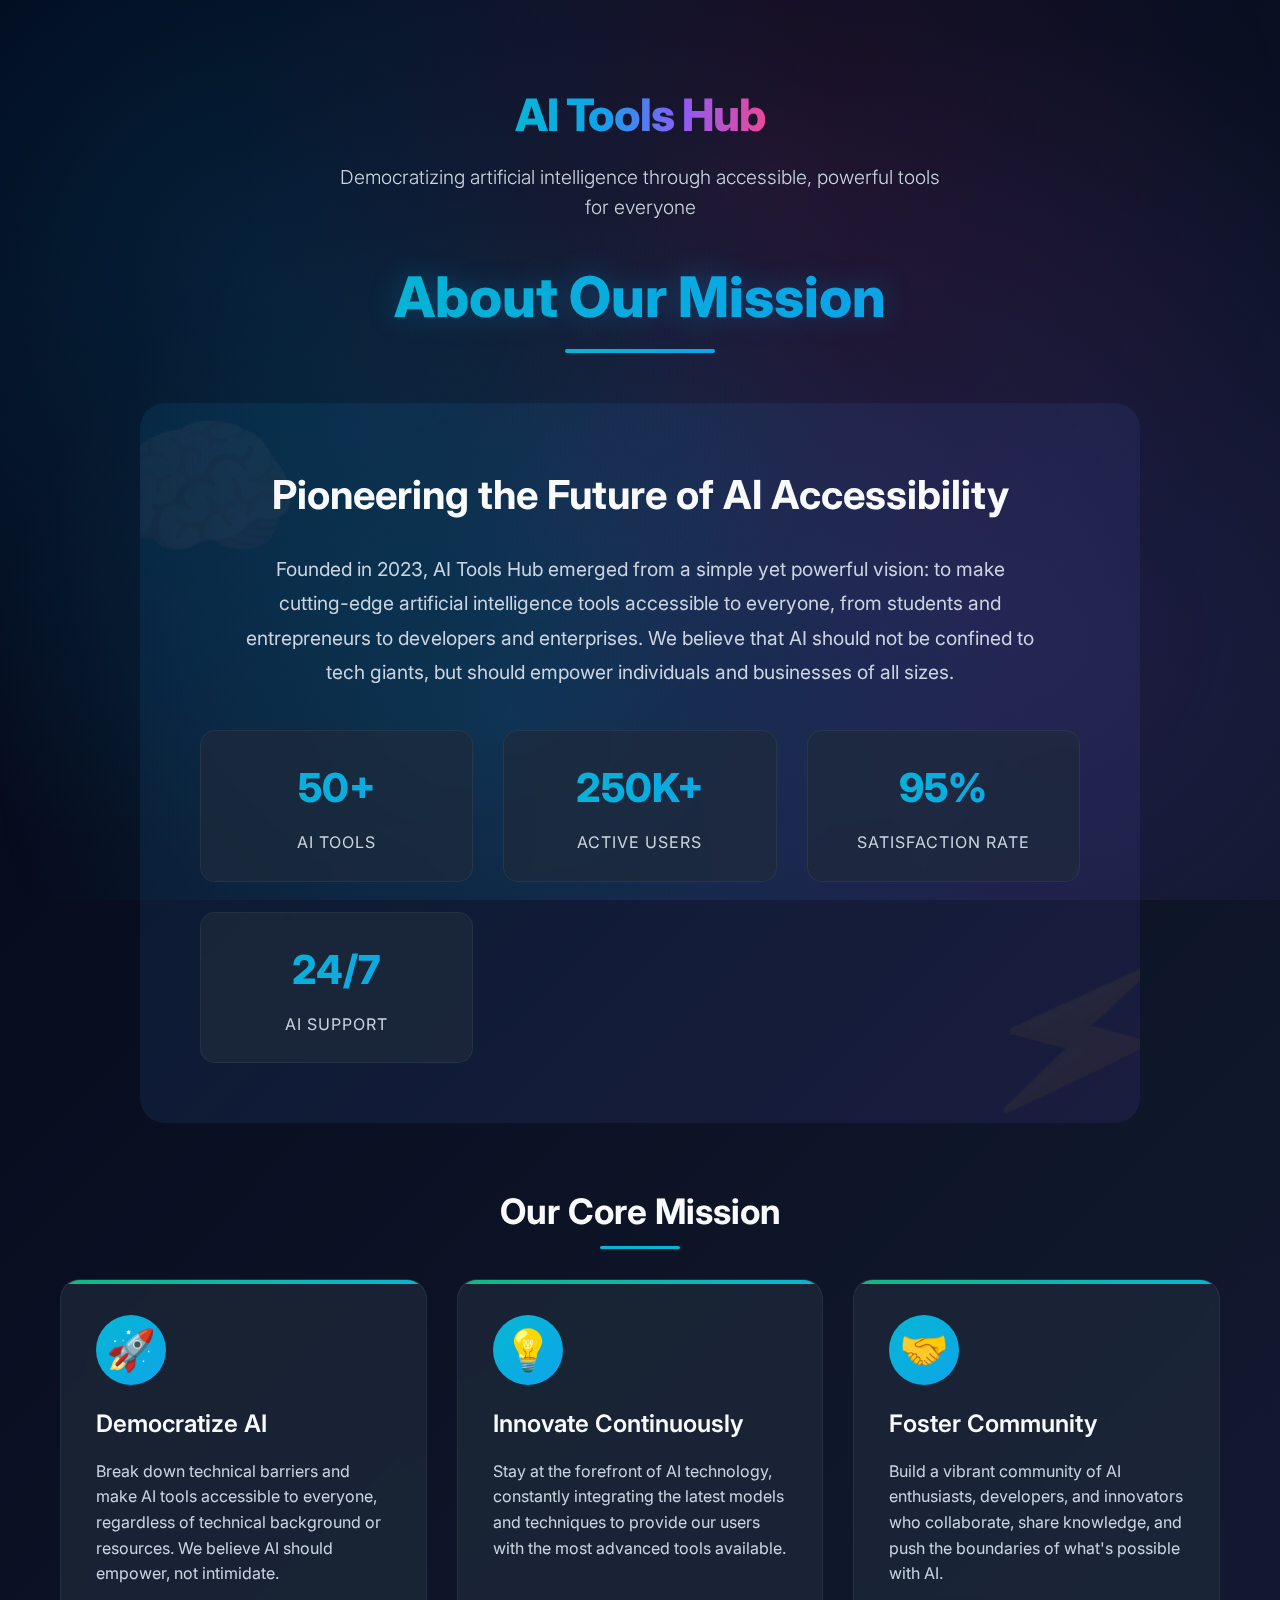
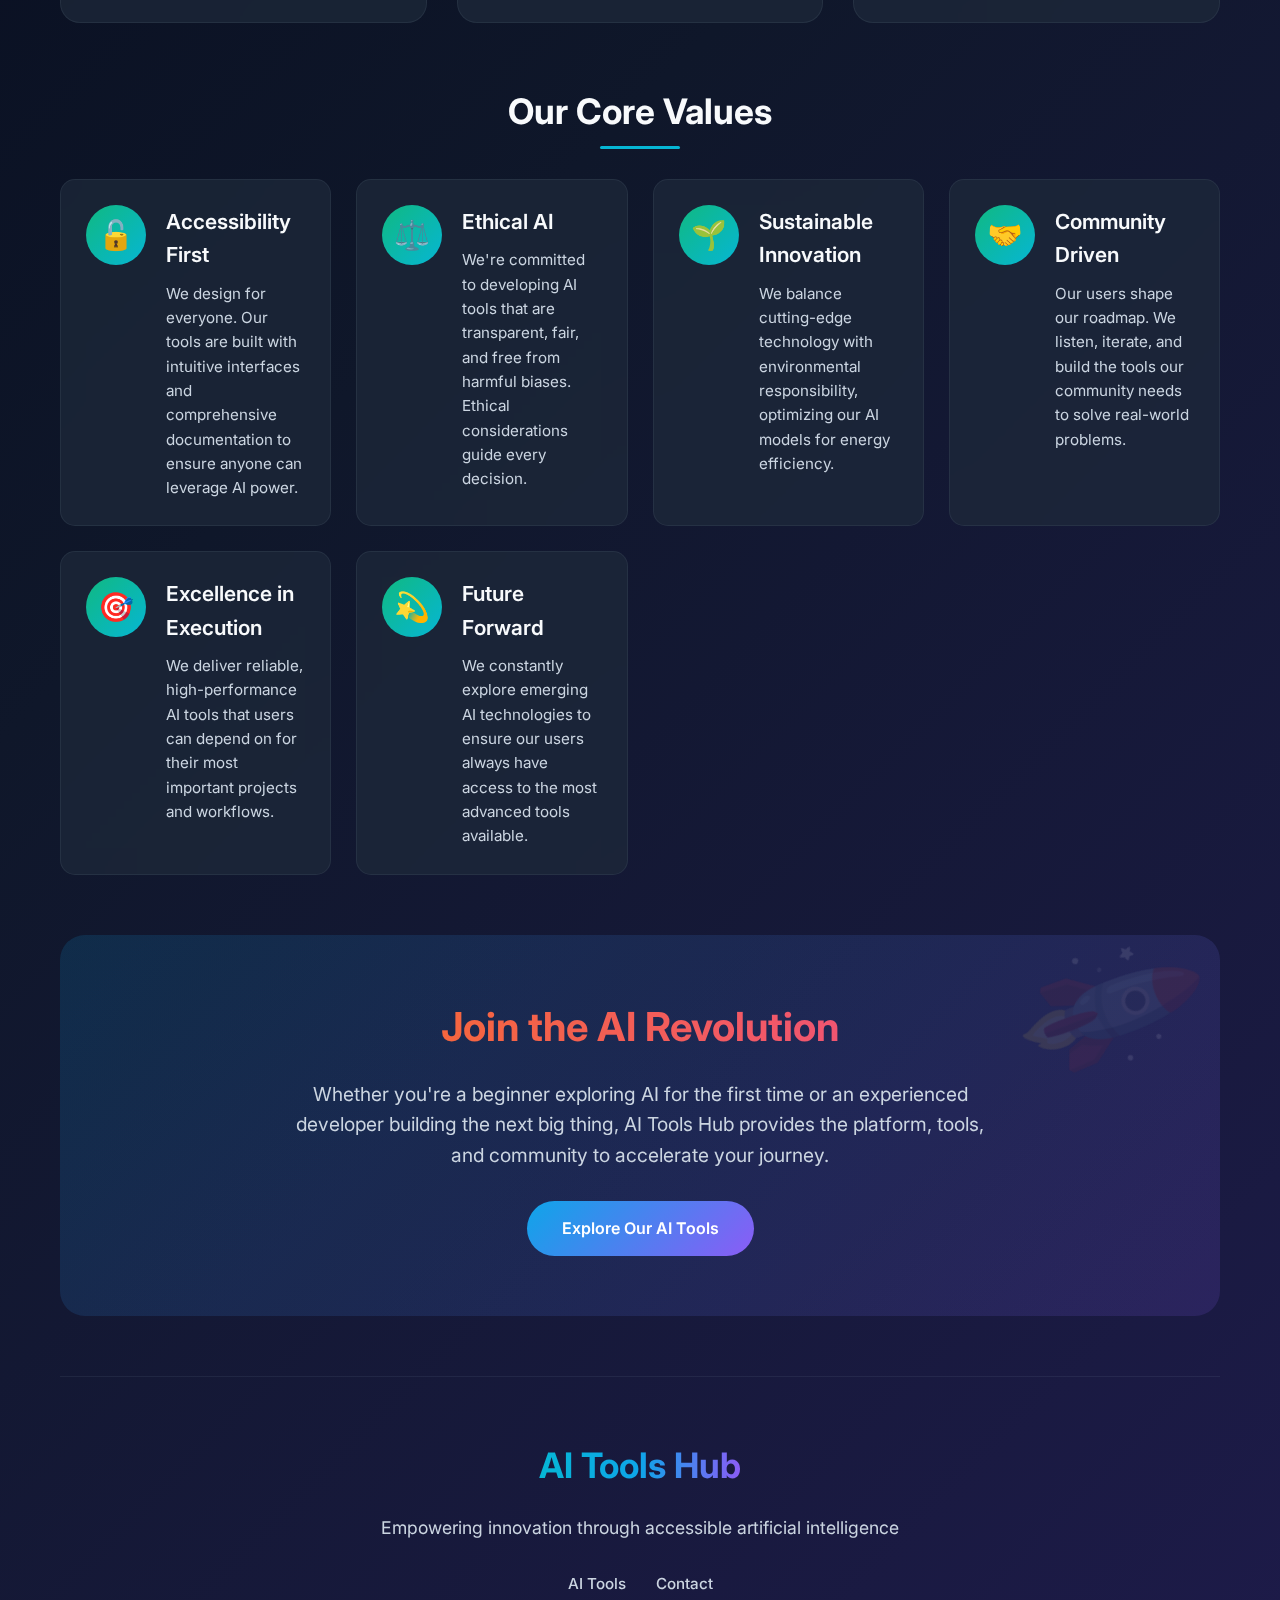
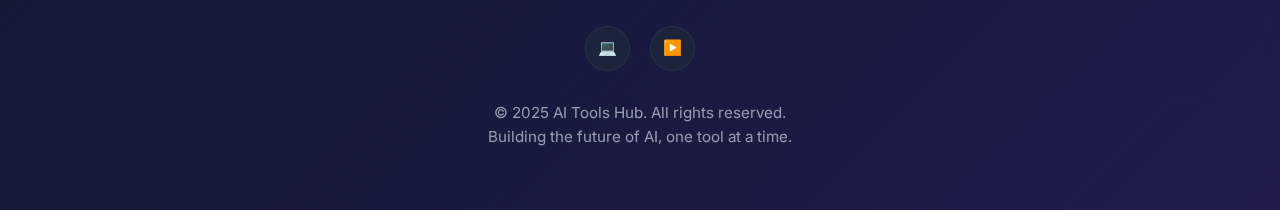
<file: About-us.html>
<!DOCTYPE html>
<html lang="en">
<head>
    <meta charset="UTF-8">
    <meta name="viewport" content="width=device-width, initial-scale=1.0">
    <title>About Us | AI Tools Hub</title>
    <meta name="description" content="Learn about AI Tools Hub - Our mission, team, and vision for democratizing AI tools for everyone.">
    <link rel="preconnect" href="https://fonts.googleapis.com">
    <link rel="preconnect" href="https://fonts.gstatic.com" crossorigin>
    <link href="https://fonts.googleapis.com/css2?family=Inter:wght@300;400;500;600;700&display=swap" rel="stylesheet">
    <style>
        :root {
            --primary-blue: #0ea5e9;
            --primary-purple: #8b5cf6;
            --primary-cyan: #06b6d4;
            --dark-bg: #0f172a;
            --darker-bg: #020617;
            --glass-bg: rgba(30, 41, 59, 0.7);
            --glass-border: rgba(148, 163, 184, 0.1);
            --text-primary: #f8fafc;
            --text-secondary: #cbd5e1;
            --shadow-color: rgba(0, 0, 0, 0.3);
            --ai-green: #10b981;
            --ai-orange: #f97316;
            --ai-pink: #ec4899;
        }

        * {
            margin: 0;
            padding: 0;
            box-sizing: border-box;
        }

        html {
            scroll-behavior: smooth;
        }

        body {
            font-family: 'Inter', sans-serif;
            background: linear-gradient(135deg, var(--darker-bg) 0%, var(--dark-bg) 50%, #1e1b4b 100%);
            color: var(--text-primary);
            line-height: 1.6;
            min-height: 100vh;
            padding: 20px;
            position: relative;
            overflow-x: hidden;
        }

        body::before {
            content: '';
            position: fixed;
            top: 0;
            left: 0;
            width: 100%;
            height: 100%;
            background: 
                radial-gradient(circle at 20% 30%, rgba(14, 165, 233, 0.15) 0%, transparent 50%),
                radial-gradient(circle at 80% 70%, rgba(139, 92, 246, 0.15) 0%, transparent 50%),
                radial-gradient(circle at 40% 80%, rgba(6, 182, 212, 0.15) 0%, transparent 50%),
                radial-gradient(circle at 60% 20%, rgba(236, 72, 153, 0.1) 0%, transparent 50%);
            z-index: -1;
            animation: gradientShift 20s ease infinite alternate;
        }

        @keyframes gradientShift {
            0% { transform: scale(1); }
            100% { transform: scale(1.1); }
        }

        .container {
            max-width: 1200px;
            margin: 0 auto;
            padding: 0 20px;
        }

        /* Header Styles */
        header {
            text-align: center;
            padding: 60px 0 40px;
            animation: fadeIn 1s ease-out;
        }

        .logo {
            font-size: 2.8rem;
            font-weight: 800;
            background: linear-gradient(90deg, var(--primary-cyan), var(--primary-blue), var(--primary-purple), var(--ai-pink));
            -webkit-background-clip: text;
            background-clip: text;
            color: transparent;
            display: inline-block;
            margin-bottom: 10px;
            letter-spacing: -1px;
            position: relative;
        }

        .logo::after {
            content: '🤖';
            position: absolute;
            top: -5px;
            right: -40px;
            font-size: 1.8rem;
            animation: float 3s ease-in-out infinite;
        }

        @keyframes float {
            0%, 100% { transform: translateY(0px); }
            50% { transform: translateY(-10px); }
        }

        .logo-subtitle {
            color: var(--text-secondary);
            font-size: 1.2rem;
            font-weight: 300;
            margin-bottom: 30px;
            max-width: 600px;
            margin-left: auto;
            margin-right: auto;
        }

        .page-title {
            font-size: 3.5rem;
            font-weight: 800;
            background: linear-gradient(90deg, var(--primary-cyan), var(--primary-blue));
            -webkit-background-clip: text;
            background-clip: text;
            color: transparent;
            margin-bottom: 20px;
            position: relative;
            display: inline-block;
            text-shadow: 0 0 30px rgba(14, 165, 233, 0.3);
        }

        .page-title::after {
            content: '';
            position: absolute;
            bottom: -10px;
            left: 50%;
            transform: translateX(-50%);
            width: 150px;
            height: 4px;
            background: linear-gradient(90deg, var(--primary-cyan), var(--primary-blue));
            border-radius: 2px;
        }

        /* Hero Section */
        .hero-section {
            background: linear-gradient(135deg, rgba(14, 165, 233, 0.1), rgba(139, 92, 246, 0.1));
            border-radius: 25px;
            padding: 60px;
            margin: 0 auto 60px;
            text-align: center;
            max-width: 1000px;
            position: relative;
            overflow: hidden;
            animation: slideUp 0.8s ease-out 0.2s both;
        }

        .hero-section::before {
            content: '🧠';
            position: absolute;
            top: -40px;
            left: -40px;
            font-size: 10rem;
            opacity: 0.05;
            transform: rotate(-15deg);
        }

        .hero-section::after {
            content: '⚡';
            position: absolute;
            bottom: -40px;
            right: -40px;
            font-size: 10rem;
            opacity: 0.05;
            transform: rotate(15deg);
        }

        .hero-title {
            font-size: 2.5rem;
            font-weight: 700;
            margin-bottom: 25px;
            color: var(--text-primary);
        }

        .hero-subtitle {
            font-size: 1.2rem;
            color: var(--text-secondary);
            max-width: 800px;
            margin: 0 auto 30px;
            line-height: 1.8;
        }

        .stats-grid {
            display: grid;
            grid-template-columns: repeat(auto-fit, minmax(200px, 1fr));
            gap: 30px;
            margin-top: 40px;
        }

        .stat-item {
            padding: 25px;
            background: var(--glass-bg);
            backdrop-filter: blur(10px);
            border: 1px solid var(--glass-border);
            border-radius: 15px;
            text-align: center;
            transition: all 0.3s ease;
        }

        .stat-item:hover {
            transform: translateY(-10px);
            border-color: var(--primary-cyan);
        }

        .stat-number {
            font-size: 2.5rem;
            font-weight: 800;
            background: linear-gradient(90deg, var(--primary-cyan), var(--primary-blue));
            -webkit-background-clip: text;
            background-clip: text;
            color: transparent;
            margin-bottom: 10px;
        }

        .stat-label {
            font-size: 1rem;
            color: var(--text-secondary);
            text-transform: uppercase;
            letter-spacing: 1px;
        }

        /* Main Content */
        main {
            animation: slideUp 0.8s ease-out 0.4s both;
        }

        /* Mission Section */
        .mission-section {
            margin-bottom: 60px;
        }

        .section-title {
            font-size: 2.2rem;
            font-weight: 700;
            margin-bottom: 40px;
            text-align: center;
            position: relative;
        }

        .section-title::after {
            content: '';
            position: absolute;
            bottom: -10px;
            left: 50%;
            transform: translateX(-50%);
            width: 80px;
            height: 3px;
            background: var(--primary-cyan);
            border-radius: 2px;
        }

        .mission-grid {
            display: grid;
            grid-template-columns: repeat(auto-fit, minmax(300px, 1fr));
            gap: 30px;
        }

        .mission-card {
            background: var(--glass-bg);
            backdrop-filter: blur(10px);
            border: 1px solid var(--glass-border);
            border-radius: 20px;
            padding: 35px;
            transition: all 0.3s ease;
            position: relative;
            overflow: hidden;
        }

        .mission-card:hover {
            transform: translateY(-5px);
            border-color: var(--primary-cyan);
            box-shadow: 0 20px 40px var(--shadow-color);
        }

        .mission-card::before {
            content: '';
            position: absolute;
            top: 0;
            left: 0;
            width: 100%;
            height: 4px;
            background: linear-gradient(90deg, var(--ai-green), var(--primary-cyan));
        }

        .mission-icon {
            font-size: 2.5rem;
            margin-bottom: 20px;
            display: inline-block;
            width: 70px;
            height: 70px;
            background: linear-gradient(135deg, var(--primary-cyan), var(--primary-blue));
            border-radius: 50%;
            display: flex;
            align-items: center;
            justify-content: center;
        }

        .mission-title {
            font-size: 1.5rem;
            font-weight: 600;
            margin-bottom: 15px;
            color: var(--text-primary);
        }

        .mission-text {
            color: var(--text-secondary);
            font-size: 1rem;
        }

        /* Team Section */
        .team-section {
            margin-bottom: 60px;
        }

        .team-grid {
            display: grid;
            grid-template-columns: repeat(auto-fit, minmax(280px, 1fr));
            gap: 30px;
        }

        .team-member {
            background: var(--glass-bg);
            backdrop-filter: blur(10px);
            border: 1px solid var(--glass-border);
            border-radius: 20px;
            padding: 30px;
            text-align: center;
            transition: all 0.3s ease;
            position: relative;
            overflow: hidden;
        }

        .team-member:hover {
            transform: translateY(-10px);
            border-color: var(--primary-purple);
        }

        .team-member::before {
            content: '';
            position: absolute;
            top: 0;
            left: 0;
            width: 100%;
            height: 4px;
            background: linear-gradient(90deg, var(--primary-purple), var(--ai-pink));
        }

        .member-avatar {
            width: 120px;
            height: 120px;
            border-radius: 50%;
            margin: 0 auto 20px;
            background: linear-gradient(135deg, var(--primary-purple), var(--ai-pink));
            display: flex;
            align-items: center;
            justify-content: center;
            font-size: 3rem;
            color: white;
            border: 4px solid rgba(255, 255, 255, 0.1);
        }

        .member-name {
            font-size: 1.4rem;
            font-weight: 600;
            margin-bottom: 5px;
            color: var(--text-primary);
        }

        .member-role {
            color: var(--primary-cyan);
            font-size: 1rem;
            margin-bottom: 15px;
            font-weight: 500;
        }

        .member-bio {
            color: var(--text-secondary);
            font-size: 0.95rem;
            margin-bottom: 20px;
        }

        .member-skills {
            display: flex;
            flex-wrap: wrap;
            gap: 8px;
            justify-content: center;
        }

        .skill-tag {
            padding: 5px 12px;
            background: rgba(14, 165, 233, 0.1);
            color: var(--primary-cyan);
            border-radius: 20px;
            font-size: 0.85rem;
            border: 1px solid rgba(14, 165, 233, 0.2);
        }

        /* Values Section */
        .values-section {
            margin-bottom: 60px;
        }

        .values-grid {
            display: grid;
            grid-template-columns: repeat(auto-fit, minmax(250px, 1fr));
            gap: 25px;
        }

        .value-item {
            display: flex;
            align-items: flex-start;
            gap: 20px;
            padding: 25px;
            background: var(--glass-bg);
            backdrop-filter: blur(10px);
            border: 1px solid var(--glass-border);
            border-radius: 15px;
            transition: all 0.3s ease;
        }

        .value-item:hover {
            transform: translateX(10px);
            border-color: var(--ai-green);
        }

        .value-icon {
            flex-shrink: 0;
            width: 60px;
            height: 60px;
            background: linear-gradient(135deg, var(--ai-green), var(--primary-cyan));
            border-radius: 50%;
            display: flex;
            align-items: center;
            justify-content: center;
            font-size: 1.8rem;
            color: white;
        }

        .value-content h4 {
            font-size: 1.3rem;
            font-weight: 600;
            margin-bottom: 10px;
            color: var(--text-primary);
        }

        .value-content p {
            color: var(--text-secondary);
            font-size: 0.95rem;
        }

        /* CTA Section */
        .cta-section {
            background: linear-gradient(135deg, rgba(14, 165, 233, 0.15), rgba(139, 92, 246, 0.15));
            border-radius: 25px;
            padding: 60px;
            text-align: center;
            margin: 60px 0;
            animation: fadeIn 1s ease-out 0.6s both;
            position: relative;
            overflow: hidden;
        }

        .cta-section::before {
            content: '🚀';
            position: absolute;
            top: -30px;
            right: 30px;
            font-size: 8rem;
            opacity: 0.1;
            transform: rotate(25deg);
        }

        .cta-title {
            font-size: 2.5rem;
            font-weight: 700;
            margin-bottom: 20px;
            background: linear-gradient(90deg, var(--ai-orange), var(--ai-pink));
            -webkit-background-clip: text;
            background-clip: text;
            color: transparent;
        }

        .cta-subtitle {
            font-size: 1.2rem;
            color: var(--text-secondary);
            max-width: 700px;
            margin: 0 auto 30px;
        }

        .cta-buttons {
            display: flex;
            gap: 20px;
            justify-content: center;
            flex-wrap: wrap;
        }

        .cta-button {
            padding: 15px 35px;
            background: linear-gradient(135deg, var(--primary-blue), var(--primary-purple));
            color: white;
            border: none;
            border-radius: 50px;
            font-size: 1rem;
            font-weight: 600;
            cursor: pointer;
            transition: all 0.3s ease;
            text-decoration: none;
            display: inline-block;
        }

        .cta-button:hover {
            transform: translateY(-5px);
            box-shadow: 0 10px 25px rgba(14, 165, 233, 0.4);
        }

        .cta-button.secondary {
            background: transparent;
            border: 2px solid var(--primary-blue);
            color: var(--primary-blue);
        }

        .cta-button.secondary:hover {
            background: rgba(14, 165, 233, 0.1);
        }

        /* Footer */
        footer {
            text-align: center;
            padding: 60px 0 40px;
            border-top: 1px solid var(--glass-border);
            color: var(--text-secondary);
            font-size: 0.95rem;
            animation: fadeIn 1s ease-out 0.8s both;
        }

        .footer-logo {
            font-size: 2.2rem;
            font-weight: 700;
            background: linear-gradient(90deg, var(--primary-cyan), var(--primary-blue), var(--primary-purple));
            -webkit-background-clip: text;
            background-clip: text;
            color: transparent;
            display: inline-block;
            margin-bottom: 20px;
        }

        .footer-tagline {
            font-size: 1.1rem;
            margin-bottom: 30px;
            max-width: 600px;
            margin-left: auto;
            margin-right: auto;
        }

        .footer-links {
            display: flex;
            justify-content: center;
            gap: 30px;
            margin-bottom: 30px;
            flex-wrap: wrap;
        }

        .footer-links a {
            color: var(--text-secondary);
            text-decoration: none;
            transition: color 0.3s ease;
            font-weight: 500;
        }

        .footer-links a:hover {
            color: var(--primary-cyan);
        }

        .social-links {
            display: flex;
            justify-content: center;
            gap: 20px;
            margin-bottom: 30px;
        }

        .social-link {
            width: 45px;
            height: 45px;
            background: var(--glass-bg);
            backdrop-filter: blur(10px);
            border: 1px solid var(--glass-border);
            border-radius: 50%;
            display: flex;
            align-items: center;
            justify-content: center;
            color: var(--text-primary);
            text-decoration: none;
            transition: all 0.3s ease;
        }

        .social-link:hover {
            background: linear-gradient(135deg, var(--primary-blue), var(--primary-purple));
            transform: translateY(-5px);
        }

        .copyright {
            margin-top: 30px;
            opacity: 0.7;
        }

        /* Animations */
        @keyframes fadeIn {
            from {
                opacity: 0;
            }
            to {
                opacity: 1;
            }
        }

        @keyframes slideUp {
            from {
                opacity: 0;
                transform: translateY(30px);
            }
            to {
                opacity: 1;
                transform: translateY(0);
            }
        }

        /* Responsive Design */
        @media (max-width: 768px) {
            .page-title {
                font-size: 2.5rem;
            }
            
            .hero-section {
                padding: 40px 25px;
                margin-bottom: 40px;
            }
            
            .hero-title {
                font-size: 2rem;
            }
            
            .stats-grid {
                grid-template-columns: repeat(2, 1fr);
                gap: 20px;
            }
            
            .mission-grid,
            .team-grid,
            .values-grid {
                grid-template-columns: 1fr;
                gap: 20px;
            }
            
            .cta-section {
                padding: 40px 25px;
            }
            
            .cta-title {
                font-size: 2rem;
            }
            
            .cta-buttons {
                flex-direction: column;
                align-items: center;
            }
            
            body {
                padding: 15px;
            }
            
            .stat-item {
                padding: 20px;
            }
        }

        @media (max-width: 480px) {
            .page-title {
                font-size: 2rem;
            }
            
            .logo {
                font-size: 2.2rem;
            }
            
            .logo::after {
                right: -30px;
                font-size: 1.4rem;
            }
            
            .stats-grid {
                grid-template-columns: 1fr;
            }
            
            .footer-links {
                flex-direction: column;
                gap: 15px;
            }
            
            .section-title {
                font-size: 1.8rem;
            }
            
            .hero-title {
                font-size: 1.8rem;
            }
        }

        /* Print Styles */
        @media print {
            body {
                background: white !important;
                color: black !important;
            }
            
            .mission-card,
            .team-member,
            .value-item {
                border: 1px solid #ddd !important;
                background: white !important;
            }
            
            .page-title, .section-title {
                color: black !important;
                background: none !important;
            }
        }
    </style>
</head>
<body>
    <div class="container">
        <header>
            <h1 class="logo">AI Tools Hub</h1>
            <p class="logo-subtitle">Democratizing artificial intelligence through accessible, powerful tools for everyone</p>
            <h2 class="page-title">About Our Mission</h2>
        </header>

        <section class="hero-section">
            <h3 class="hero-title">Pioneering the Future of AI Accessibility</h3>
            <p class="hero-subtitle">Founded in 2023, AI Tools Hub emerged from a simple yet powerful vision: to make cutting-edge artificial intelligence tools accessible to everyone, from students and entrepreneurs to developers and enterprises. We believe that AI should not be confined to tech giants, but should empower individuals and businesses of all sizes.</p>
            
            <div class="stats-grid">
                <div class="stat-item">
                    <div class="stat-number">50+</div>
                    <div class="stat-label">AI Tools</div>
                </div>
                <div class="stat-item">
                    <div class="stat-number">250K+</div>
                    <div class="stat-label">Active Users</div>
                </div>
                <div class="stat-item">
                    <div class="stat-number">95%</div>
                    <div class="stat-label">Satisfaction Rate</div>
                </div>
                <div class="stat-item">
                    <div class="stat-number">24/7</div>
                    <div class="stat-label">AI Support</div>
                </div>
            </div>
        </section>

        <main>
            <section class="mission-section">
                <h3 class="section-title">Our Core Mission</h3>
                <div class="mission-grid">
                    <div class="mission-card">
                        <div class="mission-icon">🚀</div>
                        <h4 class="mission-title">Democratize AI</h4>
                        <p class="mission-text">Break down technical barriers and make AI tools accessible to everyone, regardless of technical background or resources. We believe AI should empower, not intimidate.</p>
                    </div>
                    
                    <div class="mission-card">
                        <div class="mission-icon">💡</div>
                        <h4 class="mission-title">Innovate Continuously</h4>
                        <p class="mission-text">Stay at the forefront of AI technology, constantly integrating the latest models and techniques to provide our users with the most advanced tools available.</p>
                    </div>
                    
                    <div class="mission-card">
                        <div class="mission-icon">🤝</div>
                        <h4 class="mission-title">Foster Community</h4>
                        <p class="mission-text">Build a vibrant community of AI enthusiasts, developers, and innovators who collaborate, share knowledge, and push the boundaries of what's possible with AI.</p>
                    </div>
                </div>
            </section>
            
            <section class="values-section">
                <h3 class="section-title">Our Core Values</h3>
                <div class="values-grid">
                    <div class="value-item">
                        <div class="value-icon">🔓</div>
                        <div class="value-content">
                            <h4>Accessibility First</h4>
                            <p>We design for everyone. Our tools are built with intuitive interfaces and comprehensive documentation to ensure anyone can leverage AI power.</p>
                        </div>
                    </div>
                    
                    <div class="value-item">
                        <div class="value-icon">⚖️</div>
                        <div class="value-content">
                            <h4>Ethical AI</h4>
                            <p>We're committed to developing AI tools that are transparent, fair, and free from harmful biases. Ethical considerations guide every decision.</p>
                        </div>
                    </div>
                    
                    <div class="value-item">
                        <div class="value-icon">🌱</div>
                        <div class="value-content">
                            <h4>Sustainable Innovation</h4>
                            <p>We balance cutting-edge technology with environmental responsibility, optimizing our AI models for energy efficiency.</p>
                        </div>
                    </div>
                    
                    <div class="value-item">
                        <div class="value-icon">🤝</div>
                        <div class="value-content">
                            <h4>Community Driven</h4>
                            <p>Our users shape our roadmap. We listen, iterate, and build the tools our community needs to solve real-world problems.</p>
                        </div>
                    </div>
                    
                    <div class="value-item">
                        <div class="value-icon">🎯</div>
                        <div class="value-content">
                            <h4>Excellence in Execution</h4>
                            <p>We deliver reliable, high-performance AI tools that users can depend on for their most important projects and workflows.</p>
                        </div>
                    </div>
                    
                    <div class="value-item">
                        <div class="value-icon">💫</div>
                        <div class="value-content">
                            <h4>Future Forward</h4>
                            <p>We constantly explore emerging AI technologies to ensure our users always have access to the most advanced tools available.</p>
                        </div>
                    </div>
                </div>
            </section>

            <section class="cta-section">
                <h3 class="cta-title">Join the AI Revolution</h3>
                <p class="cta-subtitle">Whether you're a beginner exploring AI for the first time or an experienced developer building the next big thing, AI Tools Hub provides the platform, tools, and community to accelerate your journey.</p>
                
                <div class="cta-buttons">
                    <a href="index.html" class="cta-button">Explore Our AI Tools</a>
                </div>
            </section>
        </main>

        <footer>
            <div class="footer-logo">AI Tools Hub</div>
            <p class="footer-tagline">Empowering innovation through accessible artificial intelligence</p>
            
            <div class="footer-links">
                <a href="index.html">AI Tools</a>
                <a href="contact.html">Contact</a>
            </div>
            
            <div class="social-links">
                <a href="https://github.com/aitoolshub" class="social-link">💻</a>
                <a href="https://youtube.com/aitoolshub" class="social-link">▶️</a>
            </div>
            
            <div class="copyright">
                &copy; 2025 AI Tools Hub. All rights reserved.<br>
                Building the future of AI, one tool at a time.
            </div>
        </footer>
    </div>
</body>
</html>
</file>
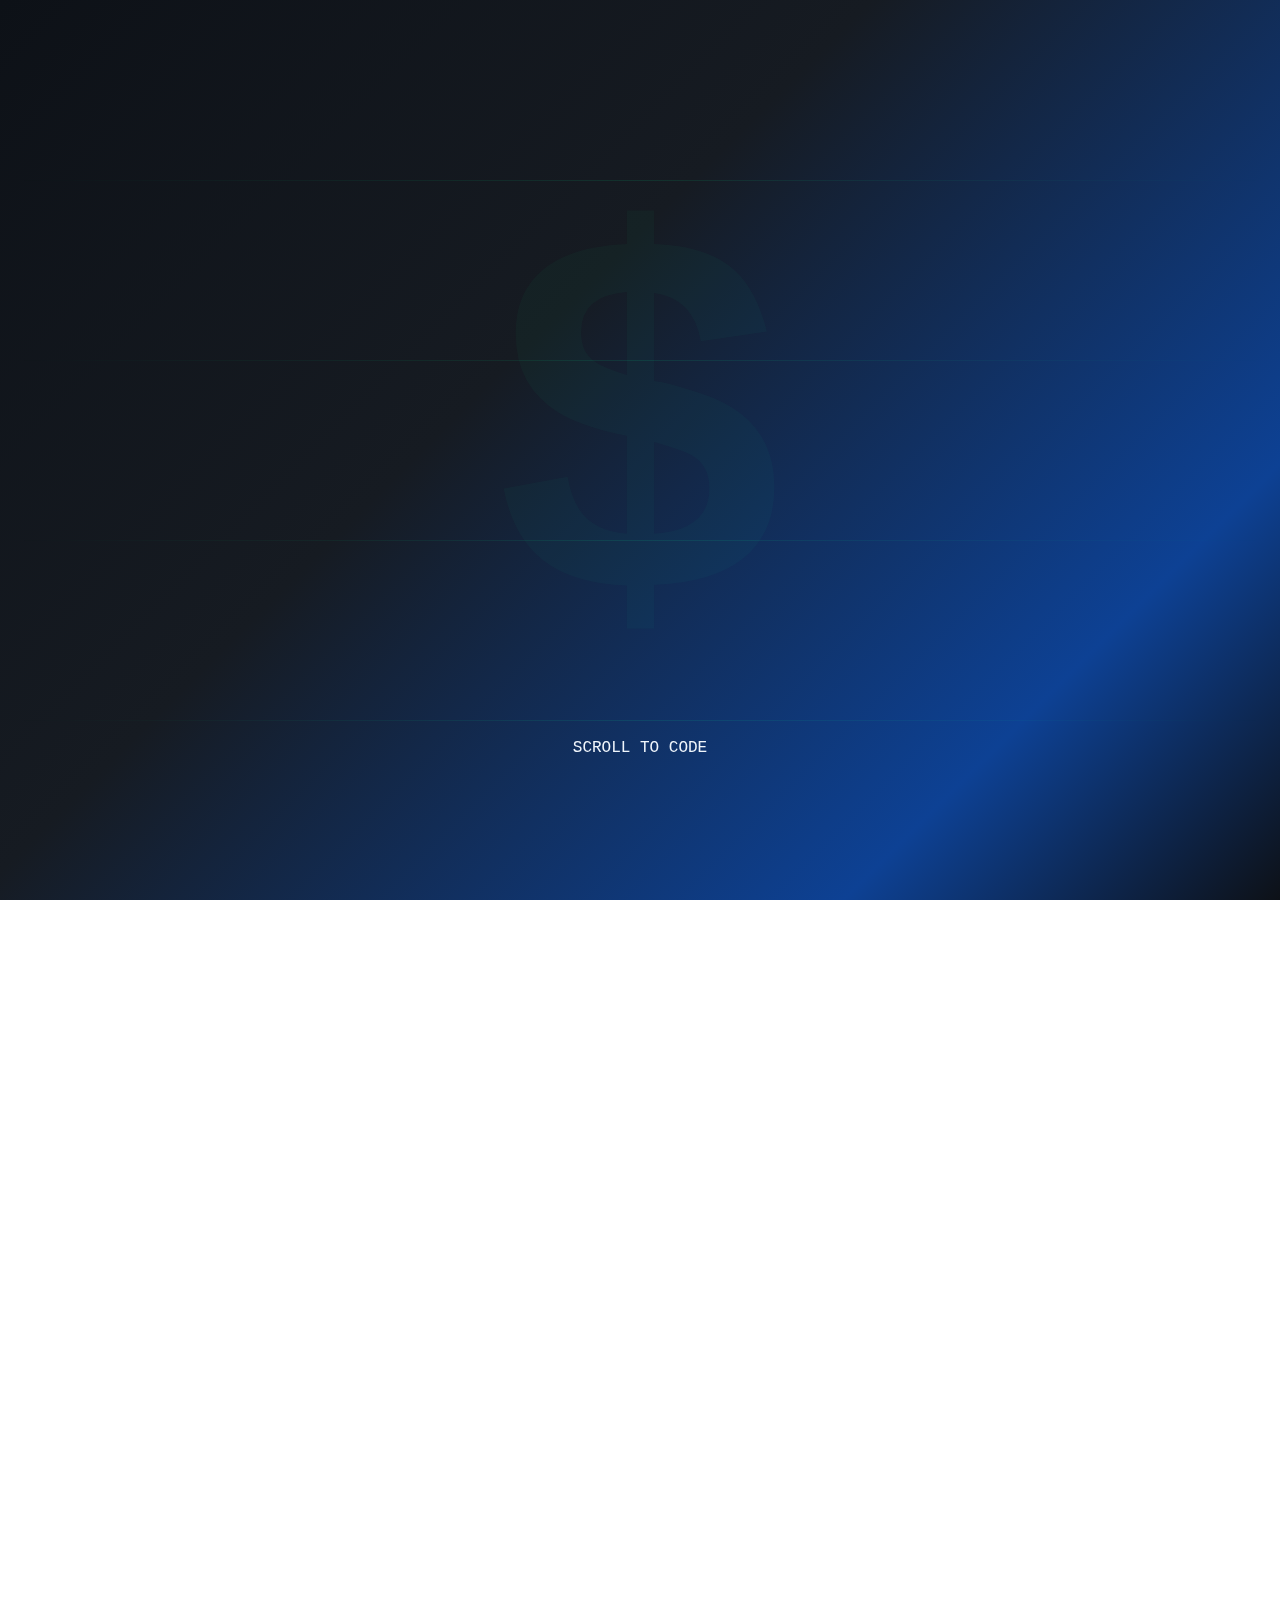
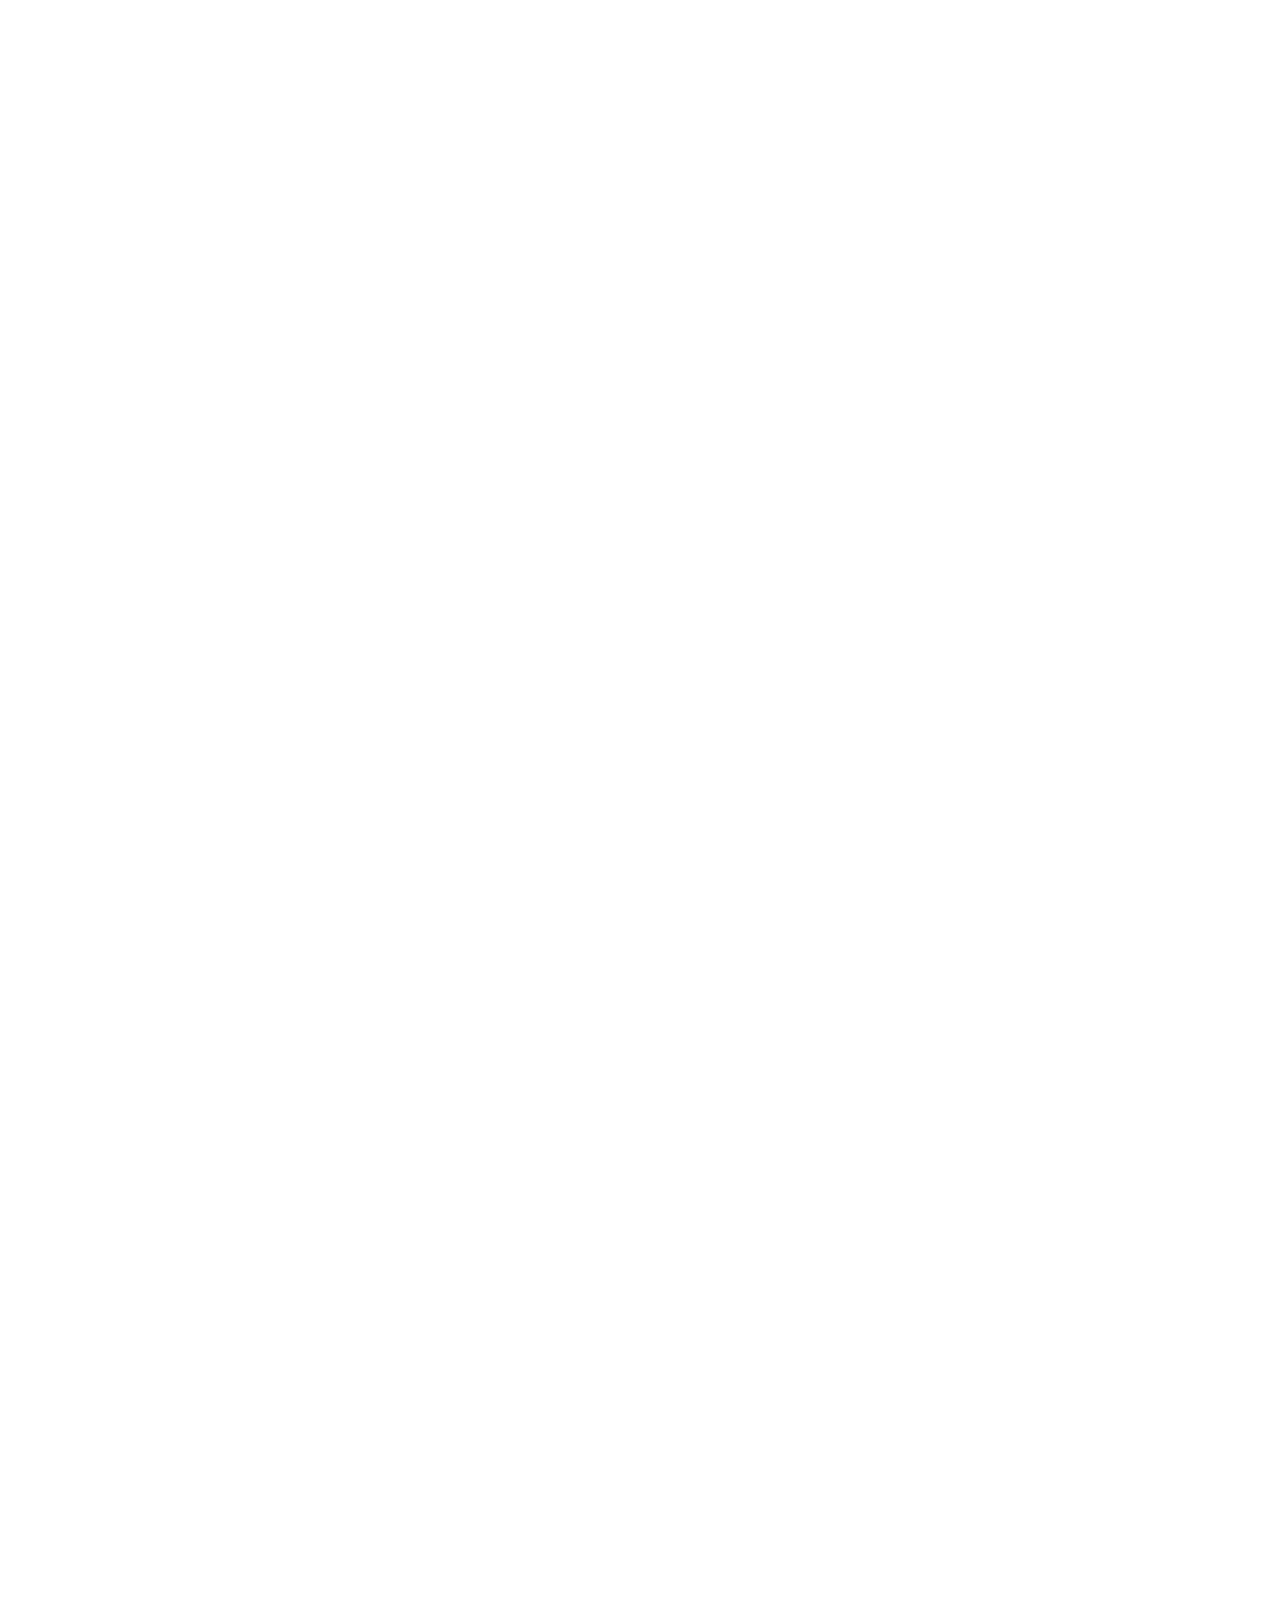
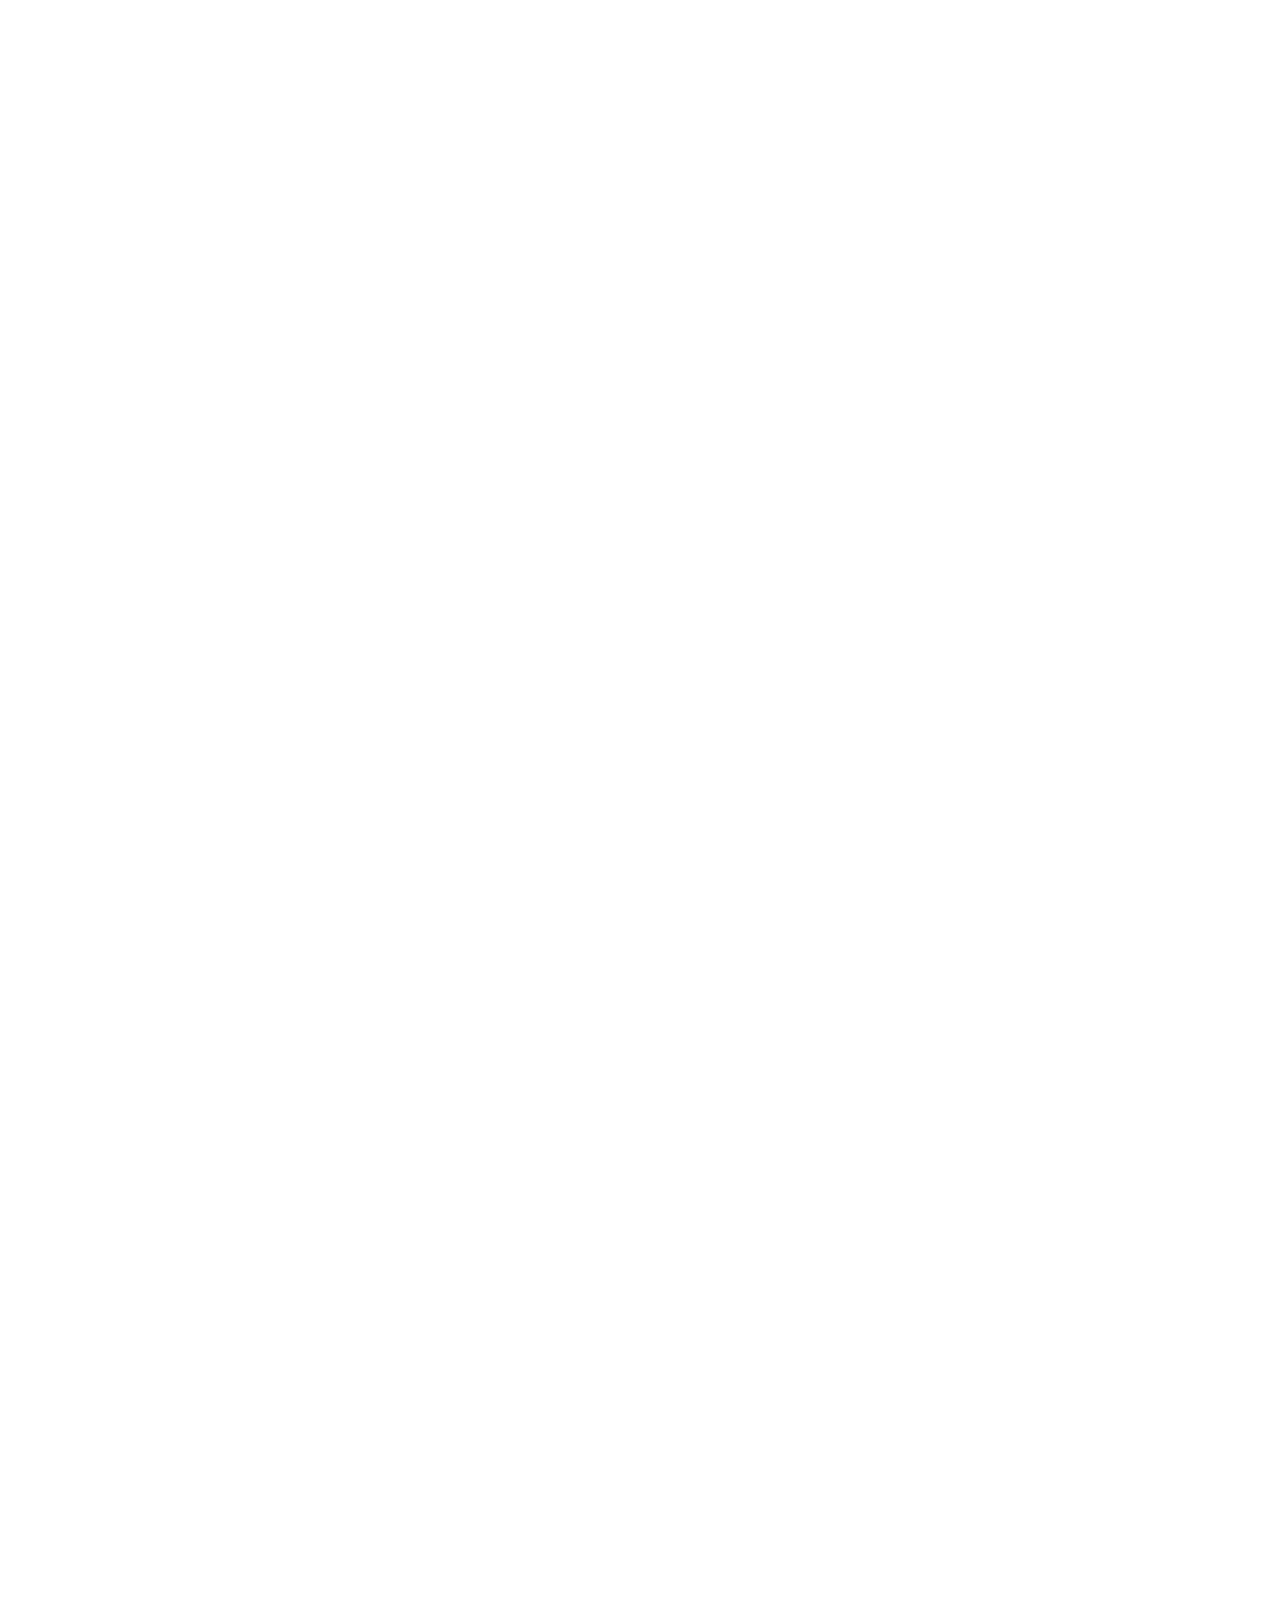
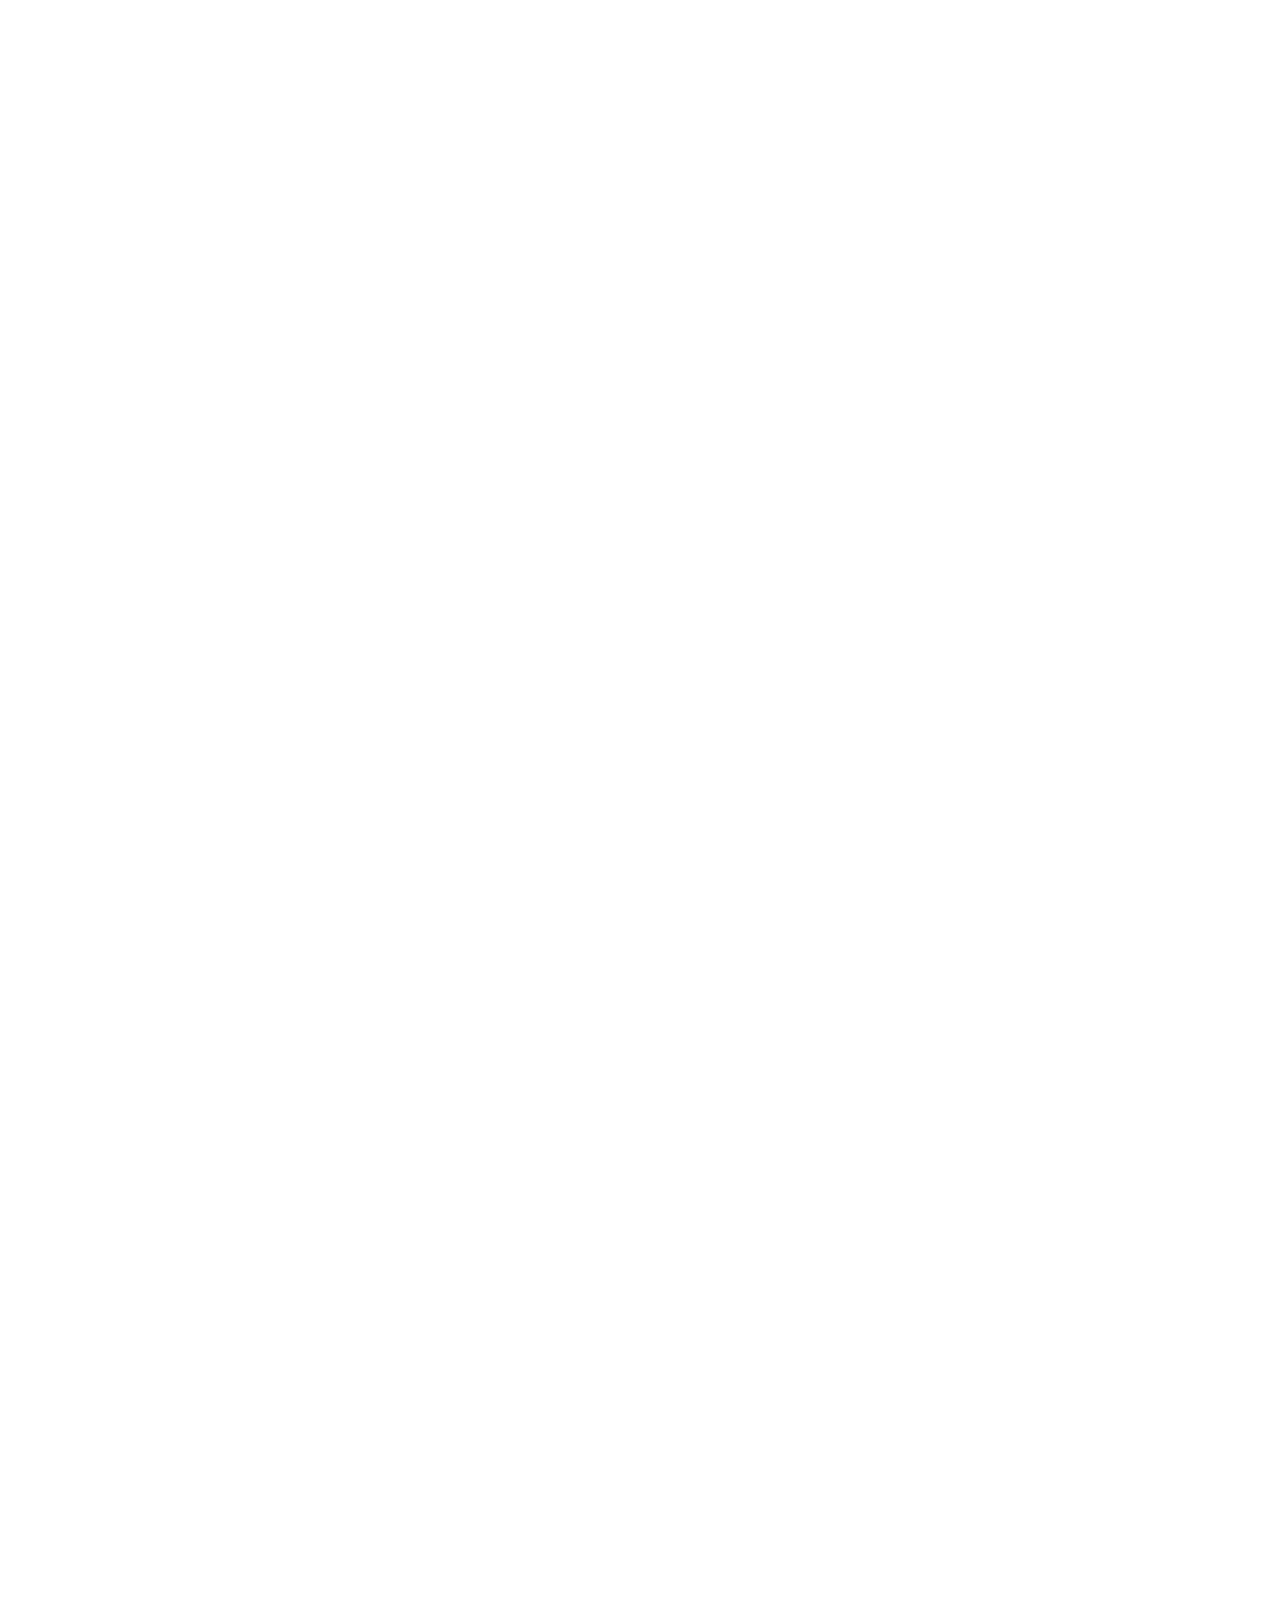
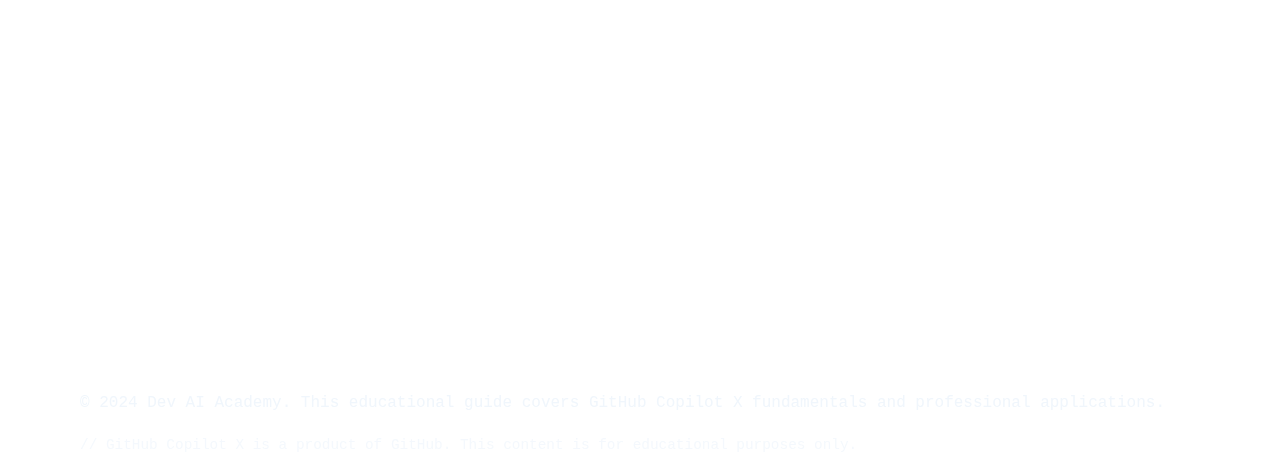
<file: chatgpt-copilot-x.html>
<!DOCTYPE html>
<html lang="en">
<head>
    <meta charset="UTF-8">
    <meta name="viewport" content="width=device-width, initial-scale=1.0">
    <title>GitHub Copilot X: Complete Beginner Guide | AI-Powered Coding Assistant</title>
    <meta name="description" content="Complete beginner guide to GitHub Copilot X. Learn AI-powered coding, development workflows, monetization strategies, and master AI-assisted programming from beginner to advanced.">
    <meta name="keywords" content="GitHub Copilot X, AI coding assistant, programming AI, code generation, developer tools, AI programming, software development">
    <meta name="author" content="Dev AI Academy">
    <link rel="icon" href="data:image/svg+xml,<svg xmlns=%22http://www.w3.org/2000/svg%22 viewBox=%220 0 100 100%22><text y=%22.9em%22 font-size=%2290%22>💻</text></svg>">
    
    <style>
        /* ===== CSS RESET & BASE VARIABLES ===== */
        * {
            margin: 0;
            padding: 0;
            box-sizing: border-box;
        }

        :root {
            /* Developer Theme Color Palette */
            --bg-primary: #0d1117;
            --bg-secondary: #161b22;
            --gradient-bg: linear-gradient(135deg, #0d1117 0%, #161b22 40%, #0d4194 80%, #0d1117 100%);
            --card-bg: rgba(22, 27, 34, 0.92);
            --glass-border: rgba(255, 255, 255, 0.1);
            --glass-highlight: rgba(255, 255, 255, 0.05);
            
            /* Developer Accent Colors */
            --accent-green: #00ff9d;
            --accent-cyan: #00d4ff;
            --accent-blue: #58a6ff;
            --code-green: #7ee787;
            
            /* Text Colors */
            --text-primary: #f0f6fc;
            --text-secondary: #c9d1d9;
            --text-muted: #8b949e;
            --code-text: #79c0ff;
            
            /* Developer Effects */
            --shadow-glow-green: 0 10px 40px rgba(0, 255, 157, 0.2);
            --shadow-glow-cyan: 0 10px 40px rgba(0, 212, 255, 0.15);
            --shadow-soft: 0 8px 32px rgba(0, 0, 0, 0.5);
            --border-radius: 20px;
            --transition-smooth: all 0.4s cubic-bezier(0.4, 0, 0.2, 1);
            
            /* Spacing */
            --section-spacing: 7rem;
            --card-spacing: 2rem;
        }

        /* ===== BASE STYLES ===== */
        html {
            scroll-behavior: smooth;
        }

        body {
            font-family: -apple-system, BlinkMacSystemFont, 'Segoe UI', Roboto, Oxygen, Ubuntu, 'SF Mono', 'Monaco', 'Inconsolata', 'Fira Code', monospace, sans-serif;
            background: var(--gradient-bg);
            color: var(--text-primary);
            line-height: 1.7;
            min-height: 100vh;
            overflow-x: hidden;
            background-attachment: fixed;
            font-size: 16px;
        }

        /* ===== CODE TERMINAL BACKGROUND ===== */
        .terminal-bg {
            position: fixed;
            top: 0;
            left: 0;
            width: 100%;
            height: 100%;
            z-index: -2;
            overflow: hidden;
            pointer-events: none;
            opacity: 0.1;
        }

        .terminal-line {
            position: absolute;
            width: 100%;
            height: 1px;
            background: linear-gradient(90deg, transparent, var(--accent-green), transparent);
            animation: terminal-scan 15s linear infinite;
        }

        .terminal-line:nth-child(1) { top: 20%; animation-delay: 0s; }
        .terminal-line:nth-child(2) { top: 40%; animation-delay: 3s; }
        .terminal-line:nth-child(3) { top: 60%; animation-delay: 6s; }
        .terminal-line:nth-child(4) { top: 80%; animation-delay: 9s; }

        @keyframes terminal-scan {
            0% { transform: translateX(-100%); opacity: 0; }
            10% { opacity: 1; }
            90% { opacity: 1; }
            100% { transform: translateX(100%); opacity: 0; }
        }

        /* ===== CODE BLINKING CURSOR EFFECT ===== */
        .cursor {
            display: inline-block;
            width: 8px;
            height: 1.2em;
            background-color: var(--accent-green);
            margin-left: 4px;
            animation: blink 1s infinite;
            vertical-align: middle;
        }

        @keyframes blink {
            0%, 50% { opacity: 1; }
            51%, 100% { opacity: 0; }
        }

        /* ===== MAIN CONTAINER ===== */
        .container {
            max-width: 1200px;
            margin: 0 auto;
            padding: 0 2.5rem;
            position: relative;
            z-index: 1;
        }

        /* ===== HERO SECTION ===== */
        .hero {
            min-height: 100vh;
            display: flex;
            flex-direction: column;
            justify-content: center;
            align-items: center;
            text-align: center;
            padding: 4rem 1rem;
            position: relative;
        }

        .hero::before {
            content: '$';
            position: absolute;
            top: 50%;
            left: 50%;
            transform: translate(-50%, -50%);
            font-size: 40vw;
            color: rgba(0, 255, 157, 0.03);
            font-weight: 900;
            z-index: -1;
            user-select: none;
        }

        .hero h1 {
            font-size: clamp(3.2rem, 7vw, 5rem);
            font-weight: 800;
            line-height: 1.1;
            margin-bottom: 1.5rem;
            background: linear-gradient(135deg, var(--accent-green) 0%, var(--accent-cyan) 50%, var(--accent-blue) 100%);
            -webkit-background-clip: text;
            background-clip: text;
            color: transparent;
            text-shadow: 0 0 50px rgba(0, 255, 157, 0.3);
            position: relative;
            opacity: 0;
            transform: translateY(40px);
            animation: fadeUp 1.2s ease 0.3s forwards;
        }

        @keyframes fadeUp {
            to {
                opacity: 1;
                transform: translateY(0);
            }
        }

        .hero-typewriter {
            font-family: 'SF Mono', monospace;
            font-size: 1.2rem;
            color: var(--code-green);
            background: rgba(0, 255, 157, 0.1);
            padding: 0.5rem 1rem;
            border-radius: 6px;
            border-left: 3px solid var(--accent-green);
            margin-top: 1rem;
            display: inline-block;
            opacity: 0;
            transform: translateY(20px);
            animation: fadeUp 1s ease 0.8s forwards;
        }

        .hero-tagline {
            font-size: clamp(1.3rem, 3vw, 1.8rem);
            color: var(--text-secondary);
            max-width: 900px;
            margin: 0 auto 3rem;
            font-weight: 300;
            letter-spacing: 0.3px;
            opacity: 0;
            transform: translateY(30px);
            animation: fadeUp 1.2s ease 0.6s forwards;
        }

        /* ===== SECTION STYLES ===== */
        section {
            margin-bottom: var(--section-spacing);
            opacity: 0;
            transform: translateY(40px);
            transition: opacity 0.8s ease, transform 0.8s ease;
        }

        section.visible {
            opacity: 1;
            transform: translateY(0);
        }

        /* ===== HEADINGS ===== */
        h2 {
            font-size: clamp(2.2rem, 5vw, 3.2rem);
            font-weight: 700;
            margin-bottom: 3.5rem;
            position: relative;
            display: inline-block;
            color: var(--accent-green);
            font-family: 'SF Mono', monospace;
        }

        h2::before {
            content: '// ';
            color: var(--accent-cyan);
            opacity: 0.7;
        }

        h2::after {
            content: '';
            position: absolute;
            bottom: -12px;
            left: 0;
            width: 80px;
            height: 3px;
            background: linear-gradient(90deg, var(--accent-green), var(--accent-cyan);
            border-radius: 2px;
        }

        h3 {
            font-size: 1.5rem;
            font-weight: 600;
            margin: 2.5rem 0 1.5rem;
            color: var(--accent-cyan);
            position: relative;
            padding-left: 1rem;
            font-family: 'SF Mono', monospace;
        }

        h3::before {
            content: '>';
            position: absolute;
            left: 0;
            color: var(--accent-green);
            font-weight: bold;
        }

        /* ===== GLASSMORPHISM CARDS ===== */
        .card {
            background: var(--card-bg);
            backdrop-filter: blur(20px);
            -webkit-backdrop-filter: blur(20px);
            border: 1px solid var(--glass-border);
            border-radius: var(--border-radius);
            padding: 3rem;
            margin-bottom: 2.5rem;
            box-shadow: var(--shadow-soft);
            transition: var(--transition-smooth);
            position: relative;
            overflow: hidden;
            opacity: 0;
            transform: translateY(30px);
            transition: opacity 0.6s ease, transform 0.6s ease, box-shadow 0.3s ease, border-color 0.3s ease;
            border-left: 4px solid var(--accent-green);
        }

        .card::before {
            content: '';
            position: absolute;
            top: 0;
            left: 0;
            right: 0;
            height: 1px;
            background: linear-gradient(90deg, transparent, var(--accent-green), transparent);
            opacity: 0;
            transition: opacity 0.3s ease;
        }

        .card.visible {
            opacity: 1;
            transform: translateY(0);
        }

        .card:hover {
            transform: translateY(-8px);
            border-color: rgba(0, 255, 157, 0.3);
            box-shadow: var(--shadow-glow-green), var(--shadow-soft);
        }

        .card:hover::before {
            opacity: 1;
        }

        /* ===== CODE BLOCK STYLING ===== */
        .code-block {
            background: rgba(13, 17, 23, 0.8);
            border: 1px solid rgba(0, 255, 157, 0.2);
            border-radius: 10px;
            padding: 1.5rem;
            margin: 1.5rem 0;
            font-family: 'SF Mono', monospace;
            font-size: 0.95rem;
            line-height: 1.6;
            overflow-x: auto;
            position: relative;
        }

        .code-block::before {
            content: 'code';
            position: absolute;
            top: 0;
            right: 0;
            background: rgba(0, 255, 157, 0.1);
            color: var(--accent-green);
            padding: 0.25rem 0.75rem;
            font-size: 0.8rem;
            border-bottom-left-radius: 6px;
        }

        .code-keyword { color: #ff7b72; }
        .code-string { color: #a5d6ff; }
        .code-function { color: #d2a8ff; }
        .code-comment { color: #8b949e; opacity: 0.7; }

        /* ===== CONTENT STYLING ===== */
        p {
            color: var(--text-secondary);
            margin-bottom: 1.8rem;
            font-size: 1.125rem;
            line-height: 1.8;
        }

        .highlight {
            color: var(--accent-green);
            font-weight: 600;
            font-family: 'SF Mono', monospace;
        }

        .emphasis {
            color: var(--accent-cyan);
            font-weight: 500;
        }

        ul, ol {
            padding-left: 2rem;
            margin-bottom: 2rem;
        }

        li {
            margin-bottom: 1rem;
            color: var(--text-secondary);
            font-size: 1.125rem;
            position: relative;
            padding-left: 1.8rem;
            line-height: 1.6;
        }

        li::before {
            content: '=>';
            color: var(--accent-green);
            position: absolute;
            left: 0;
            font-size: 0.9rem;
            top: 0.2rem;
            opacity: 0.7;
        }

        /* ===== SKILL LEVEL BADGES ===== */
        .skill-level {
            display: inline-flex;
            align-items: center;
            padding: 0.6rem 1.5rem;
            background: linear-gradient(90deg, 
                rgba(0, 255, 157, 0.15), 
                rgba(0, 212, 255, 0.15));
            color: var(--accent-green);
            border-radius: 6px;
            font-weight: 600;
            margin: 1.5rem 0 1rem;
            font-size: 0.95rem;
            border: 1px solid rgba(0, 255, 157, 0.2);
            font-family: 'SF Mono', monospace;
            letter-spacing: 0.5px;
        }

        .skill-level::before {
            content: '$';
            margin-right: 0.5rem;
            color: var(--accent-cyan);
        }

        /* ===== RESPONSIVE DESIGN ===== */
        @media (max-width: 1024px) {
            .container {
                padding: 0 2rem;
            }
            
            .hero h1 {
                font-size: clamp(2.8rem, 6vw, 4rem);
            }
            
            .card {
                padding: 2.5rem;
            }
            
            .code-block {
                font-size: 0.9rem;
            }
        }

        @media (max-width: 768px) {
            :root {
                --section-spacing: 5rem;
            }
            
            .container {
                padding: 0 1.5rem;
            }
            
            .hero {
                min-height: 90vh;
                padding: 3rem 1rem;
            }
            
            .hero h1 {
                font-size: 2.8rem;
            }
            
            .hero-tagline {
                font-size: 1.4rem;
                margin-bottom: 2.5rem;
            }
            
            h2 {
                font-size: 2.4rem;
                margin-bottom: 2.5rem;
            }
            
            .card {
                padding: 2rem;
                margin-bottom: 2rem;
            }
            
            h3 {
                font-size: 1.4rem;
            }
            
            .hero::before {
                font-size: 60vw;
            }
        }

        @media (max-width: 480px) {
            .container {
                padding: 0 1.25rem;
            }
            
            .hero h1 {
                font-size: 2.2rem;
            }
            
            .hero-tagline {
                font-size: 1.2rem;
            }
            
            h2 {
                font-size: 2rem;
            }
            
            .card {
                padding: 1.75rem;
                border-radius: 16px;
            }
            
            h3 {
                font-size: 1.3rem;
            }
            
            p, li {
                font-size: 1rem;
            }
            
            .skill-level {
                padding: 0.5rem 1.2rem;
                font-size: 0.9rem;
            }
        }

        /* ===== SCROLL INDICATOR ===== */
        .scroll-indicator {
            position: absolute;
            bottom: 3rem;
            left: 50%;
            transform: translateX(-50%);
            color: var(--text-muted);
            font-size: 0.9rem;
            text-transform: uppercase;
            letter-spacing: 3px;
            display: flex;
            flex-direction: column;
            align-items: center;
            gap: 1rem;
            opacity: 0;
            animation: fadeUp 1s ease 1.2s forwards;
            font-family: 'SF Mono', monospace;
        }

        .scroll-indicator::after {
            content: '';
            width: 2px;
            height: 50px;
            background: linear-gradient(to bottom, var(--accent-green), var(--accent-cyan), transparent);
            animation: scroll-bounce 2s infinite;
        }

        @keyframes scroll-bounce {
            0%, 100% { transform: translateY(0); opacity: 0.5; }
            50% { transform: translateY(15px); opacity: 1; }
        }

        /* ===== FOOTER ===== */
        footer {
            text-align: center;
            padding: 5rem 0 3rem;
            color: var(--text-muted);
            border-top: 1px solid rgba(255, 255, 255, 0.05);
            margin-top: 4rem;
            font-size: 0.95rem;
            line-height: 1.6;
        }

        footer p {
            max-width: 600px;
            margin: 0 auto;
            color: var(--text-muted);
            font-family: inherit;
        }

        /* ===== REDUCED MOTION SUPPORT ===== */
        @media (prefers-reduced-motion: reduce) {
            *,
            *::before,
            *::after {
                animation-duration: 0.01ms !important;
                animation-iteration-count: 1 !important;
                transition-duration: 0.01ms !important;
            }
            
            html {
                scroll-behavior: auto;
            }
            
            .terminal-line,
            .cursor {
                animation: none !important;
            }
            
            .card {
                opacity: 1;
                transform: none;
            }
            
            section {
                opacity: 1;
                transform: none;
            }
        }
    </style>
</head>
<body>
    <!-- Terminal Background Elements -->
    <div class="terminal-bg">
        <div class="terminal-line"></div>
        <div class="terminal-line"></div>
        <div class="terminal-line"></div>
        <div class="terminal-line"></div>
    </div>

    <div class="container">
        <!-- Hero Section -->
        <header class="hero">
            <h1>GitHub Copilot X: Complete Beginner Guide</h1>
            <p class="hero-tagline">Master AI-powered coding assistance, accelerate development workflows, and unlock new programming capabilities with GitHub's advanced AI coding companion</p>
            
            <div class="hero-typewriter">
                $ npm install copilot-skills<span class="cursor"></span>
            </div>
            
            <div class="scroll-indicator">SCROLL TO CODE</div>
        </header>

        <main>
            <!-- Section 1: Introduction -->
            <section id="introduction">
                <h2>Introduction to GitHub Copilot X</h2>
                <div class="card">
                    <p><span class="highlight">GitHub Copilot X</span> is the next evolution of AI-powered programming assistance, building upon the foundation of GitHub Copilot with enhanced capabilities, expanded context understanding, and deeper integration into the developer workflow. Developed by GitHub in partnership with OpenAI, Copilot X represents a significant leap forward in AI-assisted software development.</p>
                    
                    <div class="code-block">
                        <span class="code-comment">// Copilot X understands your entire codebase</span><br>
                        <span class="code-keyword">function</span> <span class="code-function">calculateRevenue</span>() {<br>
                        &nbsp;&nbsp;<span class="code-comment">// AI suggests complete functions based on context</span><br>
                        &nbsp;&nbsp;<span class="code-keyword">const</span> monthlySales = <span class="code-function">getMonthlyData</span>();<br>
                        &nbsp;&nbsp;<span class="code-keyword">return</span> monthlySales.<span class="code-function">reduce</span>((acc, curr) => acc + curr, 0);<br>
                        }
                    </div>
                    
                    <p>Unlike traditional code completion tools, Copilot X acts as a true AI pair programmer, understanding not just syntax but intent, project context, and best practices. It integrates seamlessly across the entire development lifecycle—from writing initial code to debugging, testing, and documentation.</p>
                </div>
            </section>

            <!-- Section 2: How to Use -->
            <section id="how-to-use">
                <h2>How to Use GitHub Copilot X</h2>
                <div class="card">
                    <h3>Setup & Installation</h3>
                    <p>Begin by subscribing to GitHub Copilot through your GitHub account. Install the Copilot extension in your preferred IDE (VS Code, Visual Studio, JetBrains IDEs). Authenticate with your GitHub credentials and configure your preferences for AI suggestions.</p>
                    
                    <h3>Basic Code Generation</h3>
                    <ul>
                        <li>Start typing code comments describing what you want to build</li>
                        <li>Accept AI suggestions using Tab or keyboard shortcuts</li>
                        <li>Use Copilot Chat for conversational coding assistance</li>
                        <li>Generate tests, documentation, and explanations on demand</li>
                        <li>Refactor existing code with AI-powered suggestions</li>
                    </ul>
                    
                    <h3>Advanced Features</h3>
                    <ul>
                        <li>Whole-project context understanding for better suggestions</li>
                        <li>Pull request descriptions and code review assistance</li>
                        <li>CLI integration for terminal command suggestions</li>
                        <li>Multi-file code generation and modification</li>
                        <li>Custom prompt engineering for specialized tasks</li>
                    </ul>
                    
                    <h3>Workflow Integration</h3>
                    <p>Integrate Copilot X into your daily workflow: use it for boilerplate code, complex algorithms, test generation, bug fixing, learning new frameworks, and documenting existing code. The AI adapts to your coding style and project patterns over time.</p>
                </div>
            </section>

            <!-- Section 3: Applications -->
            <section id="applications">
                <h2>Applications You Can Develop Using GitHub Copilot X</h2>
                <div class="card">
                    <h3>Web Development Projects</h3>
                    <ul>
                        <li>Full-stack web applications with modern frameworks</li>
                        <li>API development and microservices architecture</li>
                        <li>Progressive Web Apps (PWAs) with offline capabilities</li>
                        <li>E-commerce platforms and CMS systems</li>
                        <li>Real-time collaborative applications</li>
                    </ul>
                    
                    <h3>Mobile & Desktop Applications</h3>
                    <ul>
                        <li>Cross-platform mobile apps using React Native or Flutter</li>
                        <li>Native iOS and Android applications</li>
                        <li>Desktop applications with Electron or Tauri</li>
                        <li>Game development with Unity or custom engines</li>
                        <li>System utilities and automation tools</li>
                    </ul>
                    
                    <h3>AI & Data Science</h3>
                    <ul>
                        <li>Machine learning models and data pipelines</li>
                        <li>Natural language processing applications</li>
                        <li>Computer vision and image processing tools</li>
                        <li>Data visualization dashboards and analytics platforms</li>
                        <li>Automated reporting and business intelligence tools</li>
                    </ul>
                    
                    <h3>Developer Tools & Infrastructure</h3>
                    <ul>
                        <li>Custom VS Code extensions and developer tools</li>
                        <li>CI/CD pipeline automation and DevOps tools</li>
                        <li>API testing and monitoring platforms</li>
                        <li>Code quality and security scanning tools</li>
                        <li>Development environment automation</li>
                    </ul>
                </div>
            </section>

            <!-- Section 4: Make Money -->
            <section id="make-money">
                <h2>How to Make Money with GitHub Copilot X</h2>
                <div class="card">
                    <div class="skill-level">Freelance Development</div>
                    <ul>
                        <li>Offer accelerated web development services</li>
                        <li>Build custom software solutions faster than competitors</li>
                        <li>Provide API development and integration services</li>
                        <li>Create mobile apps for small businesses</li>
                        <li>Develop automation tools for specific industries</li>
                    </ul>
                    
                    <div class="skill-level">SaaS Products</div>
                    <ul>
                        <li>Build and launch micro-SaaS products rapidly</li>
                        <li>Create developer tools and utilities</li>
                        <li>Develop niche business software solutions</li>
                        <li>Build subscription-based web applications</li>
                        <li>Create API-as-a-service products</li>
                    </ul>
                    
                    <div class="skill-level">Content & Education</div>
                    <ul>
                        <li>Create programming courses and tutorials</li>
                        <li>Write technical ebooks and documentation</li>
                        <li>Start a YouTube channel teaching AI-assisted coding</li>
                        <li>Develop coding challenge platforms</li>
                        <li>Create template stores for common project types</li>
                    </ul>
                    
                    <div class="skill-level">Agency Services</div>
                    <ul>
                        <li>Start a development agency leveraging AI efficiency</li>
                        <li>Offer Copilot X consulting and training services</li>
                        <li>Provide code review and optimization services</li>
                        <li>Develop custom AI workflow integrations</li>
                        <li>Offer legacy code modernization services</li>
                    </ul>
                </div>
            </section>

            <!-- Section 5: Learning Guide -->
            <section id="learning-guide">
                <h2>GitHub Copilot X Learning Guide (Beginner to Advanced)</h2>
                <div class="card">
                    <div class="skill-level">Beginner Level: Fundamentals</div>
                    <h3>Getting Started</h3>
                    <ul>
                        <li>Basic IDE setup and Copilot configuration</li>
                        <li>Understanding AI code suggestions and acceptance</li>
                        <li>Writing effective code comments for AI prompts</li>
                        <li>Basic code generation for simple functions</li>
                        <li>Learning to trust and verify AI suggestions</li>
                    </ul>
                    
                    <div class="skill-level">Intermediate Level: Proficiency</div>
                    <h3>Advanced Usage</h3>
                    <ul>
                        <li>Mastering Copilot Chat for complex problem-solving</li>
                        <li>Whole-project context utilization</li>
                        <li>Generating tests, documentation, and deployment scripts</li>
                        <li>Refactoring and optimizing existing codebases</li>
                        <li>Integrating Copilot into team workflows</li>
                    </ul>
                    
                    <div class="skill-level">Advanced Level: Mastery</div>
                    <h3>Expert Applications</h3>
                    <ul>
                        <li>Custom prompt engineering for specialized domains</li>
                        <li>Building complex systems with AI assistance</li>
                        <li>Teaching and mentoring other developers</li>
                        <li>Contributing to open-source with AI efficiency</li>
                        <li>Developing proprietary AI-assisted workflows</li>
                    </ul>
                </div>
            </section>

            <!-- Section 6: Advantages -->
            <section id="advantages">
                <h2>Advantages of GitHub Copilot X</h2>
                <div class="card">
                    <ul>
                        <li><span class="highlight">Increased Productivity:</span> Code completion accelerates development by 55% on average</li>
                        <li><span class="highlight">Context-Aware Suggestions:</span> Understands your entire project and coding patterns</li>
                        <li><span class="highlight">Multi-Language Support:</span> Works with dozens of programming languages and frameworks</li>
                        <li><span class="highlight">Learning Acceleration:</span> Helps learn new languages and technologies faster</li>
                        <li><span class="highlight">Reduced Cognitive Load:</span> Handles boilerplate and repetitive coding tasks</li>
                        <li><span class="highlight">Improved Code Quality:</span> Suggests best practices and modern patterns</li>
                        <li><span class="highlight">Time Savings:</span> Reduces time spent on documentation and testing</li>
                        <li><span class="highlight">Accessibility:</span> Makes coding more accessible to beginners</li>
                        <li><span class="highlight">Continuous Improvement:</span> Learns from your coding style over time</li>
                        <li><span class="highlight">Enterprise Ready:</span> Secure, compliant, and scalable for teams</li>
                    </ul>
                </div>
            </section>

            <!-- Section 7: Future -->
            <section id="future">
                <h2>Future of GitHub Copilot X</h2>
                <div class="card">
                    <p>The evolution of GitHub Copilot X points toward increasingly sophisticated AI-assisted development capabilities that will transform software engineering:</p>
                    
                    <h3>Technical Advancements</h3>
                    <ul>
                        <li>Whole-repository understanding and modification</li>
                        <li>Real-time collaborative AI pair programming</li>
                        <li>Automated architectural decision-making</li>
                        <li>Self-healing code and automatic bug fixes</li>
                        <li>Predictive coding based on project requirements</li>
                    </ul>
                    
                    <h3>Development Workflow Integration</h3>
                    <ul>
                        <li>Seamless integration across the entire SDLC</li>
                        <li>Automated requirement gathering and specification</li>
                        <li>Intelligent project management and estimation</li>
                        <li>Automated deployment and operations</li>
                        <li>Continuous learning from team coding patterns</li>
                    </ul>
                    
                    <h3>Industry Transformation</h3>
                    <ul>
                        <li>Democratization of software development</li>
                        <li>Shift from coding to system design and architecture</li>
                        <li>New roles in AI-assisted development</li>
                        <li>Faster innovation cycles and product development</li>
                        <li>Reduced barrier to entry for new developers</li>
                    </ul>
                    
                    <div class="code-block">
                        <span class="code-comment">// Future Copilot X might handle:</span><br>
                        <span class="code-comment">// - Complete feature implementation from specs</span><br>
                        <span class="code-comment">// - Automatic testing and deployment</span><br>
                        <span class="code-comment">// - Real-time team collaboration assistance</span><br>
                        <span class="code-comment">// - Predictive architecture decisions</span>
                    </div>
                    
                    <p>As AI coding assistance matures, GitHub Copilot X will evolve from a coding assistant to a comprehensive AI development partner, fundamentally changing how software is conceived, built, and maintained.</p>
                </div>
            </section>
        </main>

        <footer>
            <p>© 2024 Dev AI Academy. This educational guide covers GitHub Copilot X fundamentals and professional applications.</p>
            <p style="margin-top: 1rem; font-size: 0.9rem; opacity: 0.7; font-family: 'SF Mono', monospace;">
                // GitHub Copilot X is a product of GitHub. This content is for educational purposes only.
            </p>
        </footer>
    </div>

    <!-- JavaScript for Scroll Animations -->
    <script>
        document.addEventListener('DOMContentLoaded', function() {
            const sections = document.querySelectorAll('section');
            const cards = document.querySelectorAll('.card');
            
            // Function to check if element is in viewport
            function isInViewport(element) {
                const rect = element.getBoundingClientRect();
                return (
                    rect.top <= (window.innerHeight - 100) &&
                    rect.bottom >= 100
                );
            }
            
            // Function to check visibility of all elements
            function checkVisibility() {
                sections.forEach(section => {
                    if (isInViewport(section)) {
                        section.classList.add('visible');
                    }
                });
                
                cards.forEach(card => {
                    if (isInViewport(card)) {
                        card.classList.add('visible');
                    }
                });
            }
            
            // Initial check
            checkVisibility();
            
            // Throttled scroll event listener
            let isScrolling = false;
            window.addEventListener('scroll', function() {
                if (!isScrolling) {
                    window.requestAnimationFrame(function() {
                        checkVisibility();
                        isScrolling = false;
                    });
                    isScrolling = true;
                }
            });
            
            // Check on resize
            window.addEventListener('resize', checkVisibility);
            
            // Smooth scroll for anchor links
            document.querySelectorAll('a[href^="#"]').forEach(anchor => {
                anchor.addEventListener('click', function(e) {
                    e.preventDefault();
                    const targetId = this.getAttribute('href');
                    if (targetId === '#') return;
                    
                    const targetElement = document.querySelector(targetId);
                    if (targetElement) {
                        window.scrollTo({
                            top: targetElement.offsetTop - 80,
                            behavior: 'smooth'
                        });
                    }
                });
            });
            
            // Add interactive hover effects for cards
            cards.forEach(card => {
                card.addEventListener('mouseenter', function() {
                    if (this.classList.contains('visible')) {
                        this.style.transform = 'translateY(-8px)';
                    }
                });
                
                card.addEventListener('mouseleave', function() {
                    if (this.classList.contains('visible')) {
                        this.style.transform = 'translateY(0)';
                    }
                });
            });
        });
    </script>
</body>
</html>
</file>
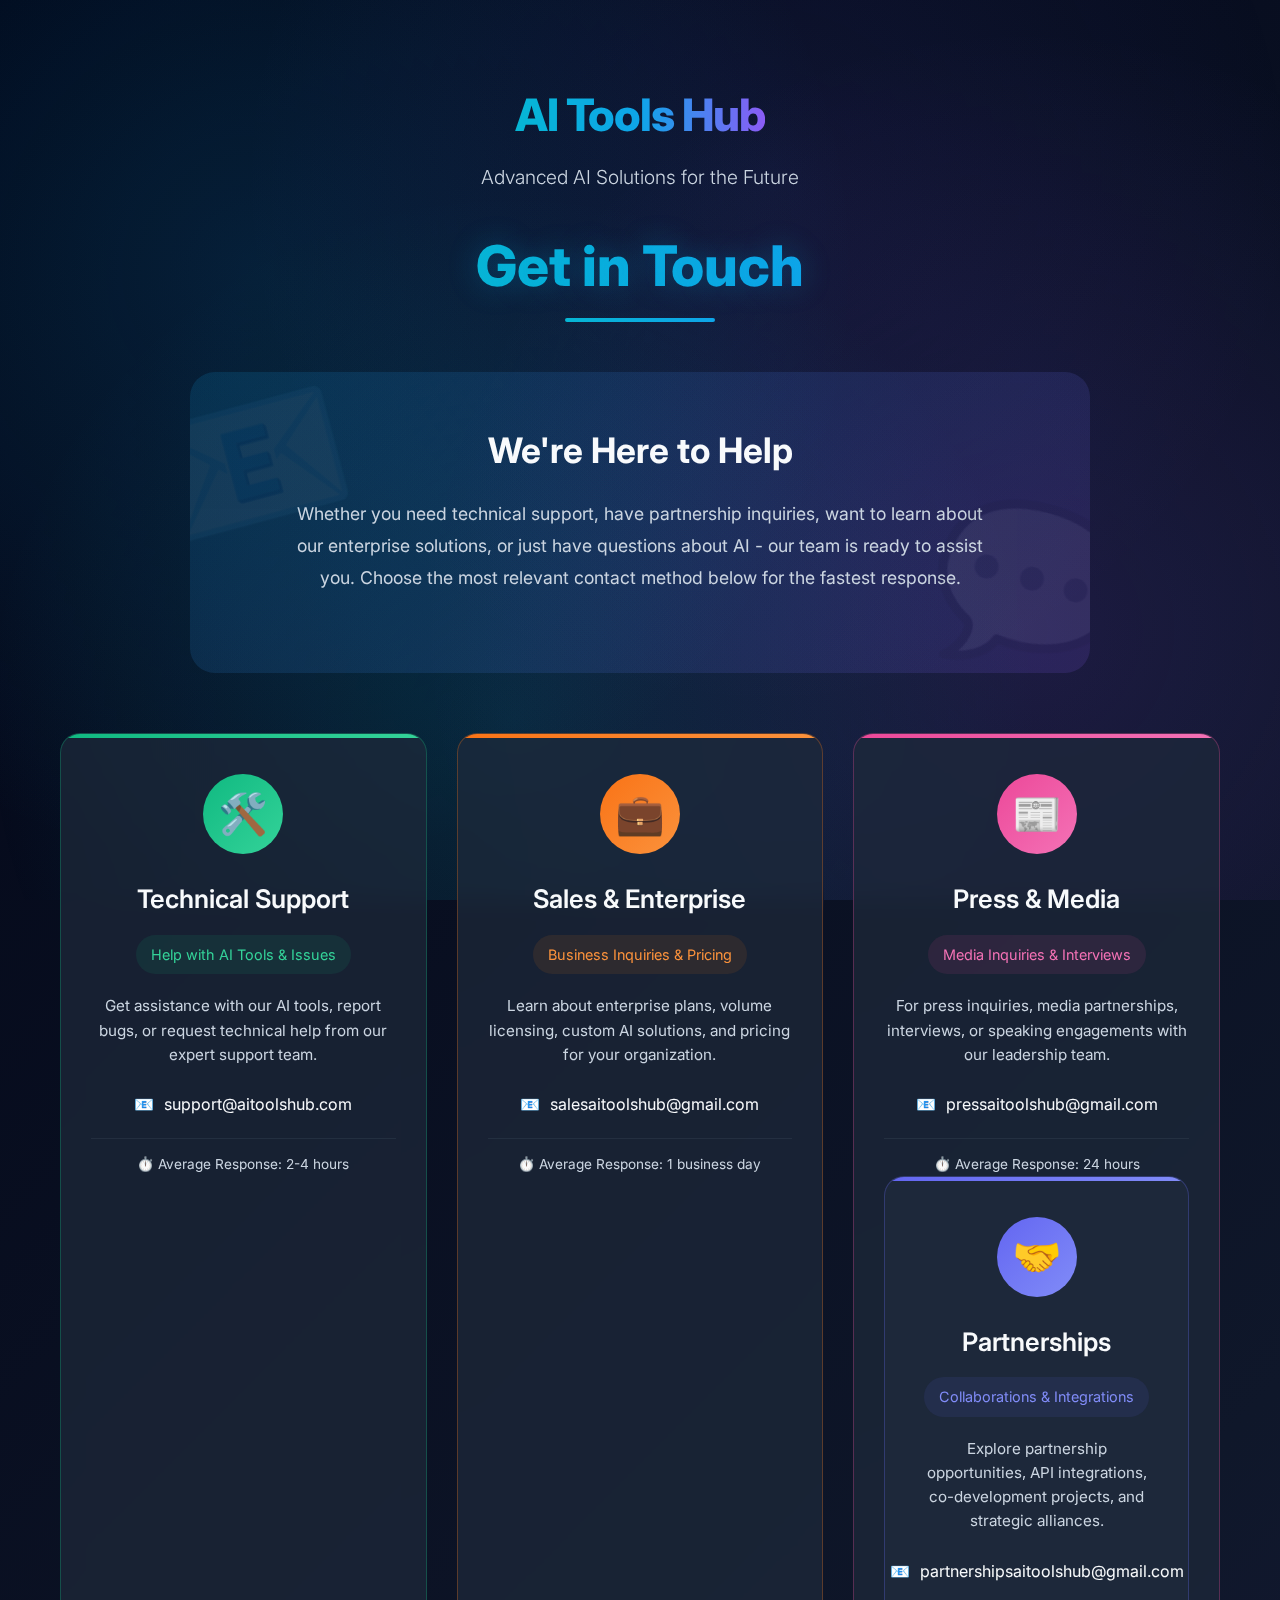
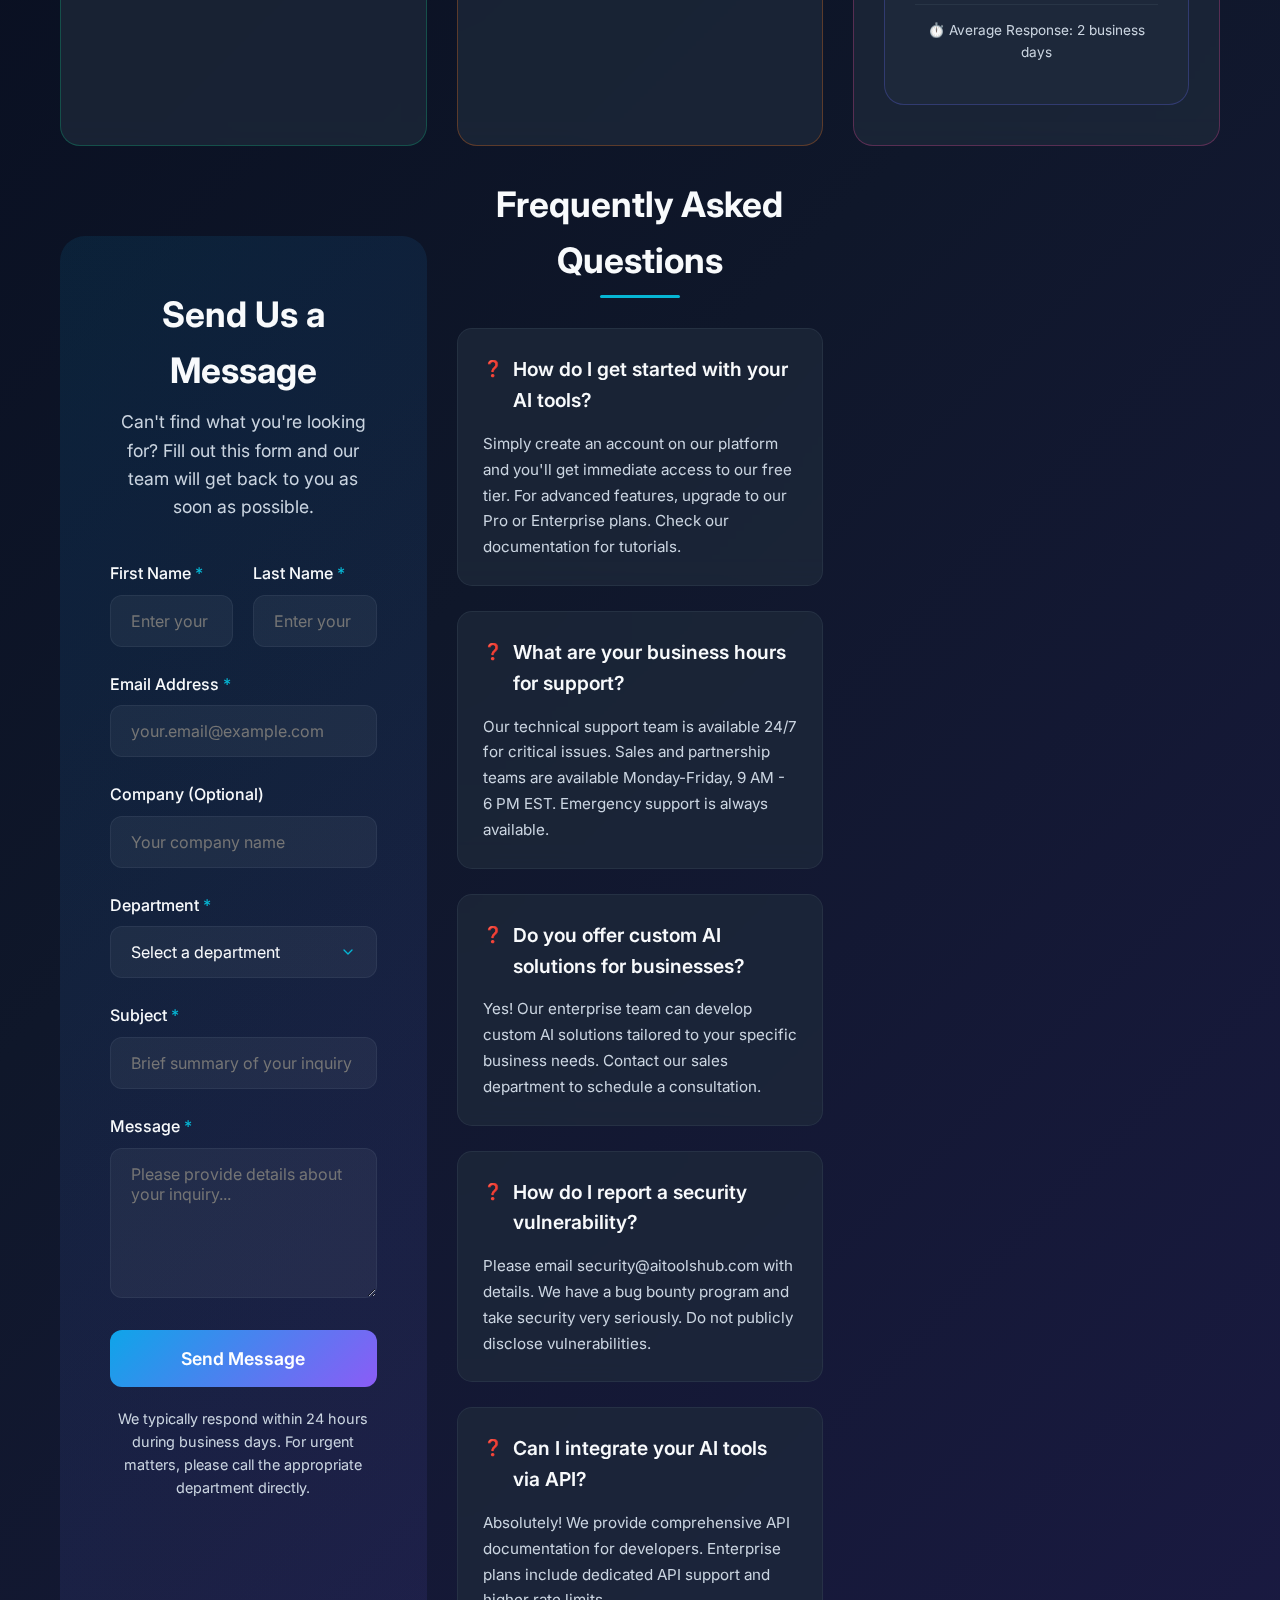
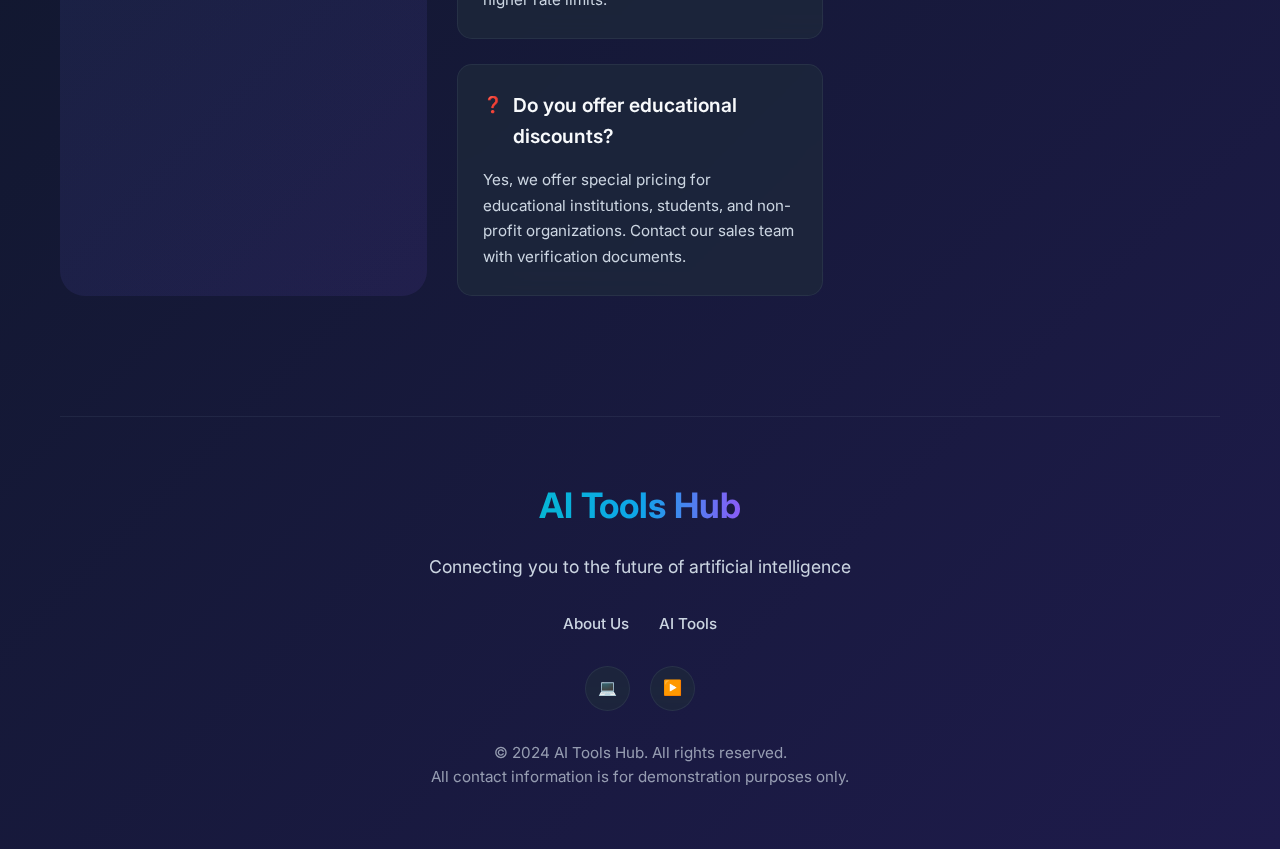
<file: contact.html>
<!DOCTYPE html>
<html lang="en">
<head>
    <meta charset="UTF-8">
    <meta name="viewport" content="width=device-width, initial-scale=1.0">
    <title>Contact Us | AI Tools Hub</title>
    <meta name="description" content="Contact AI Tools Hub for support, partnerships, press inquiries, and general questions about our AI tools platform.">
    <link rel="preconnect" href="https://fonts.googleapis.com">
    <link rel="preconnect" href="https://fonts.gstatic.com" crossorigin>
    <link href="https://fonts.googleapis.com/css2?family=Inter:wght@300;400;500;600;700&display=swap" rel="stylesheet">
    <style>
        :root {
            --primary-blue: #0ea5e9;
            --primary-purple: #8b5cf6;
            --primary-cyan: #06b6d4;
            --dark-bg: #0f172a;
            --darker-bg: #020617;
            --glass-bg: rgba(30, 41, 59, 0.7);
            --glass-border: rgba(148, 163, 184, 0.1);
            --text-primary: #f8fafc;
            --text-secondary: #cbd5e1;
            --shadow-color: rgba(0, 0, 0, 0.3);
            --support-green: #10b981;
            --sales-orange: #f97316;
            --press-pink: #ec4899;
            --partner-indigo: #6366f1;
        }

        * {
            margin: 0;
            padding: 0;
            box-sizing: border-box;
        }

        html {
            scroll-behavior: smooth;
        }

        body {
            font-family: 'Inter', sans-serif;
            background: linear-gradient(135deg, var(--darker-bg) 0%, var(--dark-bg) 50%, #1e1b4b 100%);
            color: var(--text-primary);
            line-height: 1.6;
            min-height: 100vh;
            padding: 20px;
            position: relative;
            overflow-x: hidden;
        }

        body::before {
            content: '';
            position: fixed;
            top: 0;
            left: 0;
            width: 100%;
            height: 100%;
            background: 
                radial-gradient(circle at 20% 30%, rgba(14, 165, 233, 0.15) 0%, transparent 50%),
                radial-gradient(circle at 80% 70%, rgba(139, 92, 246, 0.15) 0%, transparent 50%),
                radial-gradient(circle at 40% 80%, rgba(6, 182, 212, 0.15) 0%, transparent 50%),
                radial-gradient(circle at 60% 20%, rgba(99, 102, 241, 0.1) 0%, transparent 50%);
            z-index: -1;
        }

        .container {
            max-width: 1200px;
            margin: 0 auto;
            padding: 0 20px;
        }

        /* Header Styles */
        header {
            text-align: center;
            padding: 60px 0 40px;
            animation: fadeIn 1s ease-out;
        }

        .logo {
            font-size: 2.8rem;
            font-weight: 800;
            background: linear-gradient(90deg, var(--primary-cyan), var(--primary-blue), var(--primary-purple));
            -webkit-background-clip: text;
            background-clip: text;
            color: transparent;
            display: inline-block;
            margin-bottom: 10px;
            letter-spacing: -1px;
            position: relative;
        }

        .logo::after {
            content: '📱';
            position: absolute;
            top: -5px;
            right: -40px;
            font-size: 1.8rem;
            animation: pulse 2s ease-in-out infinite;
        }

        @keyframes pulse {
            0%, 100% { transform: scale(1); }
            50% { transform: scale(1.1); }
        }

        .logo-subtitle {
            color: var(--text-secondary);
            font-size: 1.2rem;
            font-weight: 300;
            margin-bottom: 30px;
            max-width: 600px;
            margin-left: auto;
            margin-right: auto;
        }

        .page-title {
            font-size: 3.5rem;
            font-weight: 800;
            background: linear-gradient(90deg, var(--primary-cyan), var(--primary-blue));
            -webkit-background-clip: text;
            background-clip: text;
            color: transparent;
            margin-bottom: 20px;
            position: relative;
            display: inline-block;
            text-shadow: 0 0 30px rgba(14, 165, 233, 0.3);
        }

        .page-title::after {
            content: '';
            position: absolute;
            bottom: -10px;
            left: 50%;
            transform: translateX(-50%);
            width: 150px;
            height: 4px;
            background: linear-gradient(90deg, var(--primary-cyan), var(--primary-blue));
            border-radius: 2px;
        }

        /* Contact Banner */
        .contact-banner {
            background: linear-gradient(135deg, rgba(14, 165, 233, 0.15), rgba(139, 92, 246, 0.15));
            border-radius: 25px;
            padding: 50px;
            margin: 0 auto 60px;
            text-align: center;
            max-width: 900px;
            position: relative;
            overflow: hidden;
            animation: slideUp 0.8s ease-out 0.2s both;
        }

        .contact-banner::before {
            content: '📧';
            position: absolute;
            top: -40px;
            left: -40px;
            font-size: 10rem;
            opacity: 0.05;
            transform: rotate(-15deg);
        }

        .contact-banner::after {
            content: '💬';
            position: absolute;
            bottom: -40px;
            right: -40px;
            font-size: 10rem;
            opacity: 0.05;
            transform: rotate(15deg);
        }

        .banner-title {
            font-size: 2.2rem;
            font-weight: 700;
            margin-bottom: 20px;
            color: var(--text-primary);
        }

        .banner-subtitle {
            font-size: 1.1rem;
            color: var(--text-secondary);
            max-width: 700px;
            margin: 0 auto 30px;
            line-height: 1.8;
        }

        /* Main Content */
        main {
            animation: slideUp 0.8s ease-out 0.3s both;
        }

        /* Contact Options Grid */
        .contact-options {
            display: grid;
            grid-template-columns: repeat(auto-fit, minmax(300px, 1fr));
            gap: 30px;
            margin-bottom: 60px;
        }

        .contact-card {
            background: var(--glass-bg);
            backdrop-filter: blur(10px);
            border: 1px solid var(--glass-border);
            border-radius: 20px;
            padding: 40px 30px;
            transition: all 0.3s ease;
            position: relative;
            overflow: hidden;
            text-align: center;
        }

        .contact-card:hover {
            transform: translateY(-10px);
            box-shadow: 0 20px 40px var(--shadow-color);
        }

        .contact-card.support {
            border-color: rgba(16, 185, 129, 0.3);
        }

        .contact-card.sales {
            border-color: rgba(249, 115, 22, 0.3);
        }

        .contact-card.press {
            border-color: rgba(236, 72, 153, 0.3);
        }

        .contact-card.partnership {
            border-color: rgba(99, 102, 241, 0.3);
        }

        .contact-card::before {
            content: '';
            position: absolute;
            top: 0;
            left: 0;
            width: 100%;
            height: 4px;
        }

        .contact-card.support::before {
            background: linear-gradient(90deg, var(--support-green), #34d399);
        }

        .contact-card.sales::before {
            background: linear-gradient(90deg, var(--sales-orange), #fb923c);
        }

        .contact-card.press::before {
            background: linear-gradient(90deg, var(--press-pink), #f472b6);
        }

        .contact-card.partnership::before {
            background: linear-gradient(90deg, var(--partner-indigo), #818cf8);
        }

        .card-icon {
            width: 80px;
            height: 80px;
            border-radius: 50%;
            margin: 0 auto 25px;
            display: flex;
            align-items: center;
            justify-content: center;
            font-size: 2.5rem;
            color: white;
        }

        .contact-card.support .card-icon {
            background: linear-gradient(135deg, var(--support-green), #34d399);
        }

        .contact-card.sales .card-icon {
            background: linear-gradient(135deg, var(--sales-orange), #fb923c);
        }

        .contact-card.press .card-icon {
            background: linear-gradient(135deg, var(--press-pink), #f472b6);
        }

        .contact-card.partnership .card-icon {
            background: linear-gradient(135deg, var(--partner-indigo), #818cf8);
        }

        .card-title {
            font-size: 1.6rem;
            font-weight: 600;
            margin-bottom: 15px;
            color: var(--text-primary);
        }

        .card-subtitle {
            font-size: 0.9rem;
            color: var(--text-secondary);
            margin-bottom: 20px;
            padding: 8px 15px;
            background: rgba(255, 255, 255, 0.05);
            border-radius: 20px;
            display: inline-block;
        }

        .contact-card.support .card-subtitle {
            background: rgba(16, 185, 129, 0.1);
            color: #34d399;
        }

        .contact-card.sales .card-subtitle {
            background: rgba(249, 115, 22, 0.1);
            color: #fb923c;
        }

        .contact-card.press .card-subtitle {
            background: rgba(236, 72, 153, 0.1);
            color: #f472b6;
        }

        .contact-card.partnership .card-subtitle {
            background: rgba(99, 102, 241, 0.1);
            color: #818cf8;
        }

        .card-content {
            color: var(--text-secondary);
            font-size: 0.95rem;
            margin-bottom: 25px;
            min-height: 60px;
        }

        .contact-info {
            margin-top: 20px;
        }

        .contact-detail {
            display: flex;
            align-items: center;
            justify-content: center;
            gap: 10px;
            margin-bottom: 10px;
            font-size: 1rem;
        }

        .contact-detail:last-child {
            margin-bottom: 0;
        }

        .detail-icon {
            color: var(--primary-cyan);
        }

        .response-time {
            margin-top: 20px;
            padding-top: 15px;
            border-top: 1px solid var(--glass-border);
            font-size: 0.85rem;
            color: var(--text-secondary);
        }

        /* Contact Form */
        .form-section {
            background: linear-gradient(135deg, rgba(14, 165, 233, 0.1), rgba(139, 92, 246, 0.1));
            border-radius: 25px;
            padding: 50px;
            margin: 60px 0;
            animation: fadeIn 1s ease-out 0.5s both;
        }

        .form-title {
            font-size: 2.2rem;
            font-weight: 700;
            margin-bottom: 10px;
            text-align: center;
            color: var(--text-primary);
        }

        .form-subtitle {
            font-size: 1.1rem;
            color: var(--text-secondary);
            text-align: center;
            margin-bottom: 40px;
            max-width: 700px;
            margin-left: auto;
            margin-right: auto;
        }

        .contact-form {
            max-width: 700px;
            margin: 0 auto;
        }

        .form-group {
            margin-bottom: 25px;
        }

        .form-row {
            display: grid;
            grid-template-columns: 1fr 1fr;
            gap: 20px;
        }

        .form-label {
            display: block;
            margin-bottom: 8px;
            font-weight: 500;
            color: var(--text-primary);
        }

        .form-label span {
            color: var(--primary-cyan);
        }

        .form-input,
        .form-select,
        .form-textarea {
            width: 100%;
            padding: 15px 20px;
            background: rgba(255, 255, 255, 0.05);
            border: 1px solid var(--glass-border);
            border-radius: 12px;
            color: var(--text-primary);
            font-family: 'Inter', sans-serif;
            font-size: 1rem;
            transition: all 0.3s ease;
        }

        .form-input:focus,
        .form-select:focus,
        .form-textarea:focus {
            outline: none;
            border-color: var(--primary-cyan);
            box-shadow: 0 0 0 3px rgba(6, 182, 212, 0.1);
        }

        .form-input:hover,
        .form-select:hover,
        .form-textarea:hover {
            border-color: rgba(148, 163, 184, 0.3);
        }

        .form-textarea {
            min-height: 150px;
            resize: vertical;
        }

        .form-select {
            appearance: none;
            background-image: url("data:image/svg+xml,%3Csvg xmlns='http://www.w3.org/2000/svg' width='16' height='16' viewBox='0 0 24 24' fill='none' stroke='%2306b6d4' stroke-width='2' stroke-linecap='round' stroke-linejoin='round'%3E%3Cpolyline points='6 9 12 15 18 9'%3E%3C/polyline%3E%3C/svg%3E");
            background-repeat: no-repeat;
            background-position: right 20px center;
            padding-right: 50px;
        }

        .form-button {
            width: 100%;
            padding: 18px;
            background: linear-gradient(135deg, var(--primary-blue), var(--primary-purple));
            color: white;
            border: none;
            border-radius: 12px;
            font-size: 1.1rem;
            font-weight: 600;
            cursor: pointer;
            transition: all 0.3s ease;
            font-family: 'Inter', sans-serif;
        }

        .form-button:hover {
            transform: translateY(-3px);
            box-shadow: 0 10px 25px rgba(14, 165, 233, 0.3);
        }

        .form-note {
            margin-top: 20px;
            text-align: center;
            color: var(--text-secondary);
            font-size: 0.9rem;
        }

        /* FAQ Section */
        .faq-section {
            margin-bottom: 60px;
            animation: fadeIn 1s ease-out 0.6s both;
        }

        .section-title {
            font-size: 2.2rem;
            font-weight: 700;
            margin-bottom: 40px;
            text-align: center;
            position: relative;
        }

        .section-title::after {
            content: '';
            position: absolute;
            bottom: -10px;
            left: 50%;
            transform: translateX(-50%);
            width: 80px;
            height: 3px;
            background: var(--primary-cyan);
            border-radius: 2px;
        }

        .faq-grid {
            display: grid;
            grid-template-columns: repeat(auto-fit, minmax(350px, 1fr));
            gap: 25px;
        }

        .faq-item {
            background: var(--glass-bg);
            backdrop-filter: blur(10px);
            border: 1px solid var(--glass-border);
            border-radius: 15px;
            padding: 25px;
            transition: all 0.3s ease;
        }

        .faq-item:hover {
            border-color: var(--primary-cyan);
            transform: translateY(-5px);
        }

        .faq-question {
            font-size: 1.2rem;
            font-weight: 600;
            margin-bottom: 15px;
            color: var(--text-primary);
            display: flex;
            align-items: flex-start;
            gap: 10px;
        }

        .faq-question::before {
            content: '❓';
            font-size: 1rem;
            margin-top: 2px;
        }

        .faq-answer {
            color: var(--text-secondary);
            font-size: 0.95rem;
            line-height: 1.7;
        }

        /* Office Location */
        .office-section {
            background: linear-gradient(135deg, rgba(14, 165, 233, 0.1), rgba(139, 92, 246, 0.1));
            border-radius: 25px;
            padding: 50px;
            margin-bottom: 60px;
            animation: fadeIn 1s ease-out 0.7s both;
        }

        .office-grid {
            display: grid;
            grid-template-columns: repeat(auto-fit, minmax(300px, 1fr));
            gap: 40px;
            align-items: center;
        }

        .office-info h3 {
            font-size: 1.8rem;
            margin-bottom: 20px;
            color: var(--text-primary);
        }

        .office-details {
            display: flex;
            flex-direction: column;
            gap: 15px;
            margin-bottom: 25px;
        }

        .office-detail {
            display: flex;
            align-items: center;
            gap: 15px;
        }

        .office-detail i {
            color: var(--primary-cyan);
            font-size: 1.2rem;
        }

        .office-hours {
            background: rgba(255, 255, 255, 0.05);
            padding: 20px;
            border-radius: 12px;
            margin-top: 20px;
        }

        .office-hours h4 {
            font-size: 1.1rem;
            margin-bottom: 10px;
            color: var(--text-primary);
        }

        .office-hours p {
            color: var(--text-secondary);
            margin-bottom: 5px;
        }

        .office-map {
            background: var(--glass-bg);
            backdrop-filter: blur(10px);
            border: 1px solid var(--glass-border);
            border-radius: 15px;
            padding: 30px;
            text-align: center;
            height: 100%;
            display: flex;
            flex-direction: column;
            justify-content: center;
            align-items: center;
        }

        .map-icon {
            font-size: 4rem;
            margin-bottom: 20px;
            color: var(--primary-purple);
        }

        .map-address {
            font-size: 1.1rem;
            line-height: 1.6;
            color: var(--text-primary);
        }

        /* Footer */
        footer {
            text-align: center;
            padding: 60px 0 40px;
            border-top: 1px solid var(--glass-border);
            color: var(--text-secondary);
            font-size: 0.95rem;
            animation: fadeIn 1s ease-out 0.8s both;
        }

        .footer-logo {
            font-size: 2.2rem;
            font-weight: 700;
            background: linear-gradient(90deg, var(--primary-cyan), var(--primary-blue), var(--primary-purple));
            -webkit-background-clip: text;
            background-clip: text;
            color: transparent;
            display: inline-block;
            margin-bottom: 20px;
        }

        .footer-tagline {
            font-size: 1.1rem;
            margin-bottom: 30px;
            max-width: 600px;
            margin-left: auto;
            margin-right: auto;
        }

        .footer-links {
            display: flex;
            justify-content: center;
            gap: 30px;
            margin-bottom: 30px;
            flex-wrap: wrap;
        }

        .footer-links a {
            color: var(--text-secondary);
            text-decoration: none;
            transition: color 0.3s ease;
            font-weight: 500;
        }

        .footer-links a:hover {
            color: var(--primary-cyan);
        }

        .social-links {
            display: flex;
            justify-content: center;
            gap: 20px;
            margin-bottom: 30px;
        }

        .social-link {
            width: 45px;
            height: 45px;
            background: var(--glass-bg);
            backdrop-filter: blur(10px);
            border: 1px solid var(--glass-border);
            border-radius: 50%;
            display: flex;
            align-items: center;
            justify-content: center;
            color: var(--text-primary);
            text-decoration: none;
            transition: all 0.3s ease;
        }

        .social-link:hover {
            background: linear-gradient(135deg, var(--primary-blue), var(--primary-purple));
            transform: translateY(-5px);
        }

        .copyright {
            margin-top: 30px;
            opacity: 0.7;
        }

        /* Animations */
        @keyframes fadeIn {
            from {
                opacity: 0;
            }
            to {
                opacity: 1;
            }
        }

        @keyframes slideUp {
            from {
                opacity: 0;
                transform: translateY(30px);
            }
            to {
                opacity: 1;
                transform: translateY(0);
            }
        }

        /* Responsive Design */
        @media (max-width: 768px) {
            .page-title {
                font-size: 2.5rem;
            }
            
            .contact-banner {
                padding: 40px 25px;
                margin-bottom: 40px;
            }
            
            .banner-title {
                font-size: 1.8rem;
            }
            
            .contact-options {
                grid-template-columns: 1fr;
                gap: 20px;
            }
            
            .form-section {
                padding: 40px 25px;
            }
            
            .form-title {
                font-size: 1.8rem;
            }
            
            .form-row {
                grid-template-columns: 1fr;
                gap: 0;
            }
            
            .faq-grid {
                grid-template-columns: 1fr;
            }
            
            .office-section {
                padding: 40px 25px;
            }
            
            .office-grid {
                grid-template-columns: 1fr;
                gap: 30px;
            }
            
            body {
                padding: 15px;
            }
        }

        @media (max-width: 480px) {
            .page-title {
                font-size: 2rem;
            }
            
            .logo {
                font-size: 2.2rem;
            }
            
            .logo::after {
                right: -30px;
                font-size: 1.4rem;
            }
            
            .footer-links {
                flex-direction: column;
                gap: 15px;
            }
            
            .section-title {
                font-size: 1.8rem;
            }
            
            .banner-title {
                font-size: 1.6rem;
            }
            
            .card-title {
                font-size: 1.4rem;
            }
        }

        /* Print Styles */
        @media print {
            body {
                background: white !important;
                color: black !important;
            }
            
            .contact-card,
            .faq-item,
            .office-map {
                border: 1px solid #ddd !important;
                background: white !important;
            }
            
            .page-title, .section-title {
                color: black !important;
                background: none !important;
            }
        }
    </style>
</head>
<body>
    <div class="container">
        <header>
            <h1 class="logo">AI Tools Hub</h1>
            <p class="logo-subtitle">Advanced AI Solutions for the Future</p>
            <h2 class="page-title">Get in Touch</h2>
        </header>

        <section class="contact-banner">
            <h3 class="banner-title">We're Here to Help</h3>
            <p class="banner-subtitle">Whether you need technical support, have partnership inquiries, want to learn about our enterprise solutions, or just have questions about AI - our team is ready to assist you. Choose the most relevant contact method below for the fastest response.</p>
        </section>

        <main>
            <div class="contact-options">
                <div class="contact-card support">
                    <div class="card-icon">🛠️</div>
                    <h4 class="card-title">Technical Support</h4>
                    <span class="card-subtitle">Help with AI Tools & Issues</span>
                    <p class="card-content">Get assistance with our AI tools, report bugs, or request technical help from our expert support team.</p>
                    <div class="contact-info">
                        <div class="contact-detail">
                            <span class="detail-icon">📧</span>
                            <span>support@aitoolshub.com</span>
                        </div>
                    </div>
                    <div class="response-time">
                        ⏱️ Average Response: 2-4 hours
                    </div>
                </div>

                <div class="contact-card sales">
                    <div class="card-icon">💼</div>
                    <h4 class="card-title">Sales & Enterprise</h4>
                    <span class="card-subtitle">Business Inquiries & Pricing</span>
                    <p class="card-content">Learn about enterprise plans, volume licensing, custom AI solutions, and pricing for your organization.</p>
                    <div class="contact-info">
                        <div class="contact-detail">
                            <span class="detail-icon">📧</span>
                            <span>salesaitoolshub@gmail.com</span>
                        </div>
                    </div>
                    <div class="response-time">
                        ⏱️ Average Response: 1 business day
                    </div>
                </div>

                <div class="contact-card press">
                    <div class="card-icon">📰</div>
                    <h4 class="card-title">Press & Media</h4>
                    <span class="card-subtitle">Media Inquiries & Interviews</span>
                    <p class="card-content">For press inquiries, media partnerships, interviews, or speaking engagements with our leadership team.</p>
                    <div class="contact-info">
                        <div class="contact-detail">
                            <span class="detail-icon">📧</span>
                            <span>pressaitoolshub@gmail.com</span>
                        </div>
                    <div class="response-time">
                        ⏱️ Average Response: 24 hours
                    </div>
                </div>

                <div class="contact-card partnership">
                    <div class="card-icon">🤝</div>
                    <h4 class="card-title">Partnerships</h4>
                    <span class="card-subtitle">Collaborations & Integrations</span>
                    <p class="card-content">Explore partnership opportunities, API integrations, co-development projects, and strategic alliances.</p>
                    <div class="contact-info">
                        <div class="contact-detail">
                            <span class="detail-icon">📧</span>
                            <span>partnershipsaitoolshub@gmail.com</span>
                        </div>
                    </div>
                    <div class="response-time">
                        ⏱️ Average Response: 2 business days
                    </div>
                </div>
            </div>

            <section class="form-section">
                <h3 class="form-title">Send Us a Message</h3>
                <p class="form-subtitle">Can't find what you're looking for? Fill out this form and our team will get back to you as soon as possible.</p>
                
                <form class="contact-form">
                    <div class="form-row">
                        <div class="form-group">
                            <label class="form-label" for="first-name">First Name <span>*</span></label>
                            <input type="text" id="first-name" class="form-input" placeholder="Enter your first name" required>
                        </div>
                        <div class="form-group">
                            <label class="form-label" for="last-name">Last Name <span>*</span></label>
                            <input type="text" id="last-name" class="form-input" placeholder="Enter your last name" required>
                        </div>
                    </div>
                    
                    <div class="form-group">
                        <label class="form-label" for="email">Email Address <span>*</span></label>
                        <input type="email" id="email" class="form-input" placeholder="your.email@example.com" required>
                    </div>
                    
                    <div class="form-group">
                        <label class="form-label" for="company">Company (Optional)</label>
                        <input type="text" id="company" class="form-input" placeholder="Your company name">
                    </div>
                    
                    <div class="form-group">
                        <label class="form-label" for="department">Department <span>*</span></label>
                        <select id="department" class="form-select" required>
                            <option value="">Select a department</option>
                            <option value="support">Technical Support</option>
                            <option value="sales">Sales & Enterprise</option>
                            <option value="press">Press & Media</option>
                            <option value="partnerships">Partnerships</option>
                            <option value="general">General Inquiry</option>
                            <option value="feedback">Product Feedback</option>
                            <option value="careers">Careers</option>
                        </select>
                    </div>
                    
                    <div class="form-group">
                        <label class="form-label" for="subject">Subject <span>*</span></label>
                        <input type="text" id="subject" class="form-input" placeholder="Brief summary of your inquiry" required>
                    </div>
                    
                    <div class="form-group">
                        <label class="form-label" for="message">Message <span>*</span></label>
                        <textarea id="message" class="form-textarea" placeholder="Please provide details about your inquiry..." required></textarea>
                    </div>
                    
                    <button type="submit" class="form-button">Send Message</button>
                    
                    <p class="form-note">We typically respond within 24 hours during business days. For urgent matters, please call the appropriate department directly.</p>
                </form>
            </section>

            <section class="faq-section">
                <h3 class="section-title">Frequently Asked Questions</h3>
                <div class="faq-grid">
                    <div class="faq-item">
                        <h4 class="faq-question">How do I get started with your AI tools?</h4>
                        <p class="faq-answer">Simply create an account on our platform and you'll get immediate access to our free tier. For advanced features, upgrade to our Pro or Enterprise plans. Check our documentation for tutorials.</p>
                    </div>
                    
                    <div class="faq-item">
                        <h4 class="faq-question">What are your business hours for support?</h4>
                        <p class="faq-answer">Our technical support team is available 24/7 for critical issues. Sales and partnership teams are available Monday-Friday, 9 AM - 6 PM EST. Emergency support is always available.</p>
                    </div>
                    
                    <div class="faq-item">
                        <h4 class="faq-question">Do you offer custom AI solutions for businesses?</h4>
                        <p class="faq-answer">Yes! Our enterprise team can develop custom AI solutions tailored to your specific business needs. Contact our sales department to schedule a consultation.</p>
                    </div>
                    
                    <div class="faq-item">
                        <h4 class="faq-question">How do I report a security vulnerability?</h4>
                        <p class="faq-answer">Please email security@aitoolshub.com with details. We have a bug bounty program and take security very seriously. Do not publicly disclose vulnerabilities.</p>
                    </div>
                    
                    <div class="faq-item">
                        <h4 class="faq-question">Can I integrate your AI tools via API?</h4>
                        <p class="faq-answer">Absolutely! We provide comprehensive API documentation for developers. Enterprise plans include dedicated API support and higher rate limits.</p>
                    </div>
                    
                    <div class="faq-item">
                        <h4 class="faq-question">Do you offer educational discounts?</h4>
                        <p class="faq-answer">Yes, we offer special pricing for educational institutions, students, and non-profit organizations. Contact our sales team with verification documents.</p>
                    </div>
                </div>
            </section>
        </main>

        <footer>
            <div class="footer-logo">AI Tools Hub</div>
            <p class="footer-tagline">Connecting you to the future of artificial intelligence</p>
            
            <div class="footer-links">
                <a href="About-us.html">About Us</a>
                <a href="index.html">AI Tools</a>
            </div>
            
            <div class="social-links">
                <a href="https://github.com/aitoolshub" class="social-link">💻</a>
                <a href="https://youtube.com/aitoolshub" class="social-link">▶️</a>
            </div>
            
            <div class="copyright">
                &copy; 2024 AI Tools Hub. All rights reserved.<br>
                All contact information is for demonstration purposes only.
            </div>
        </footer>
    </div>
</body>
</html>
</file>
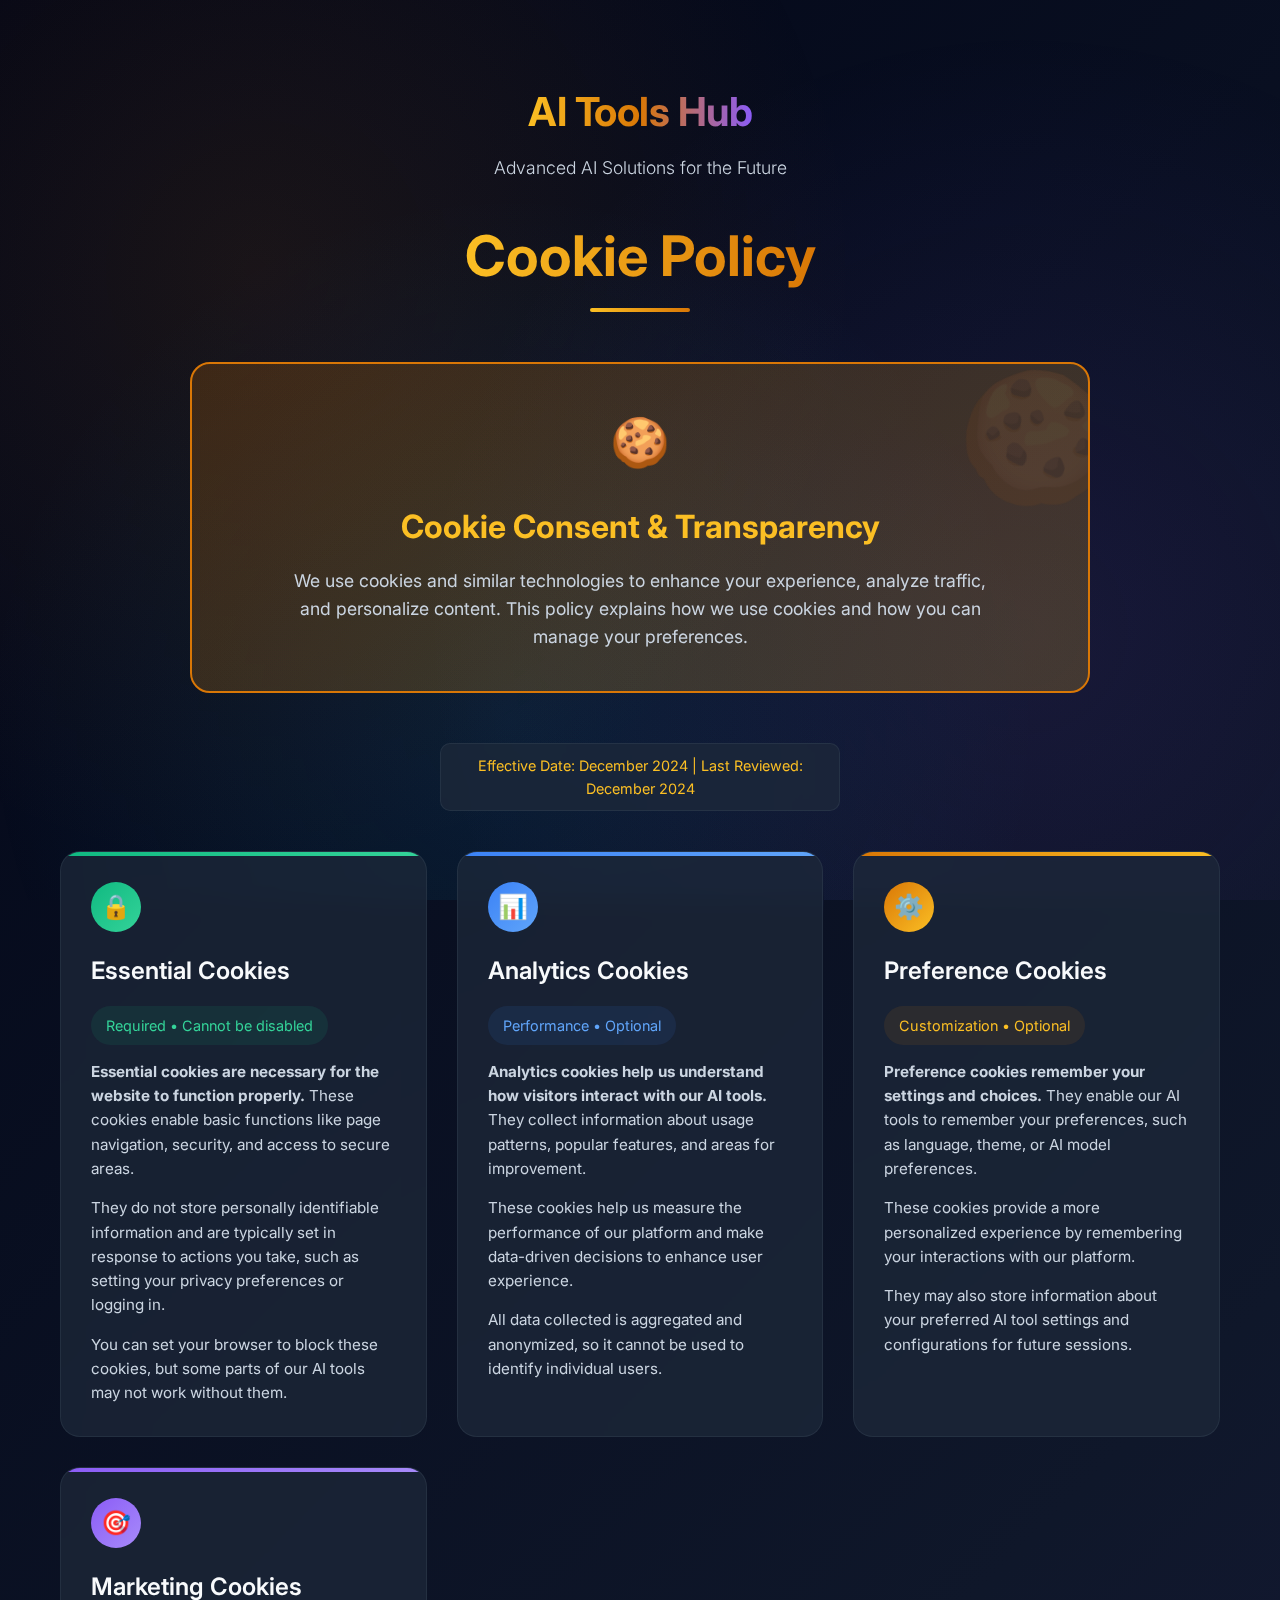
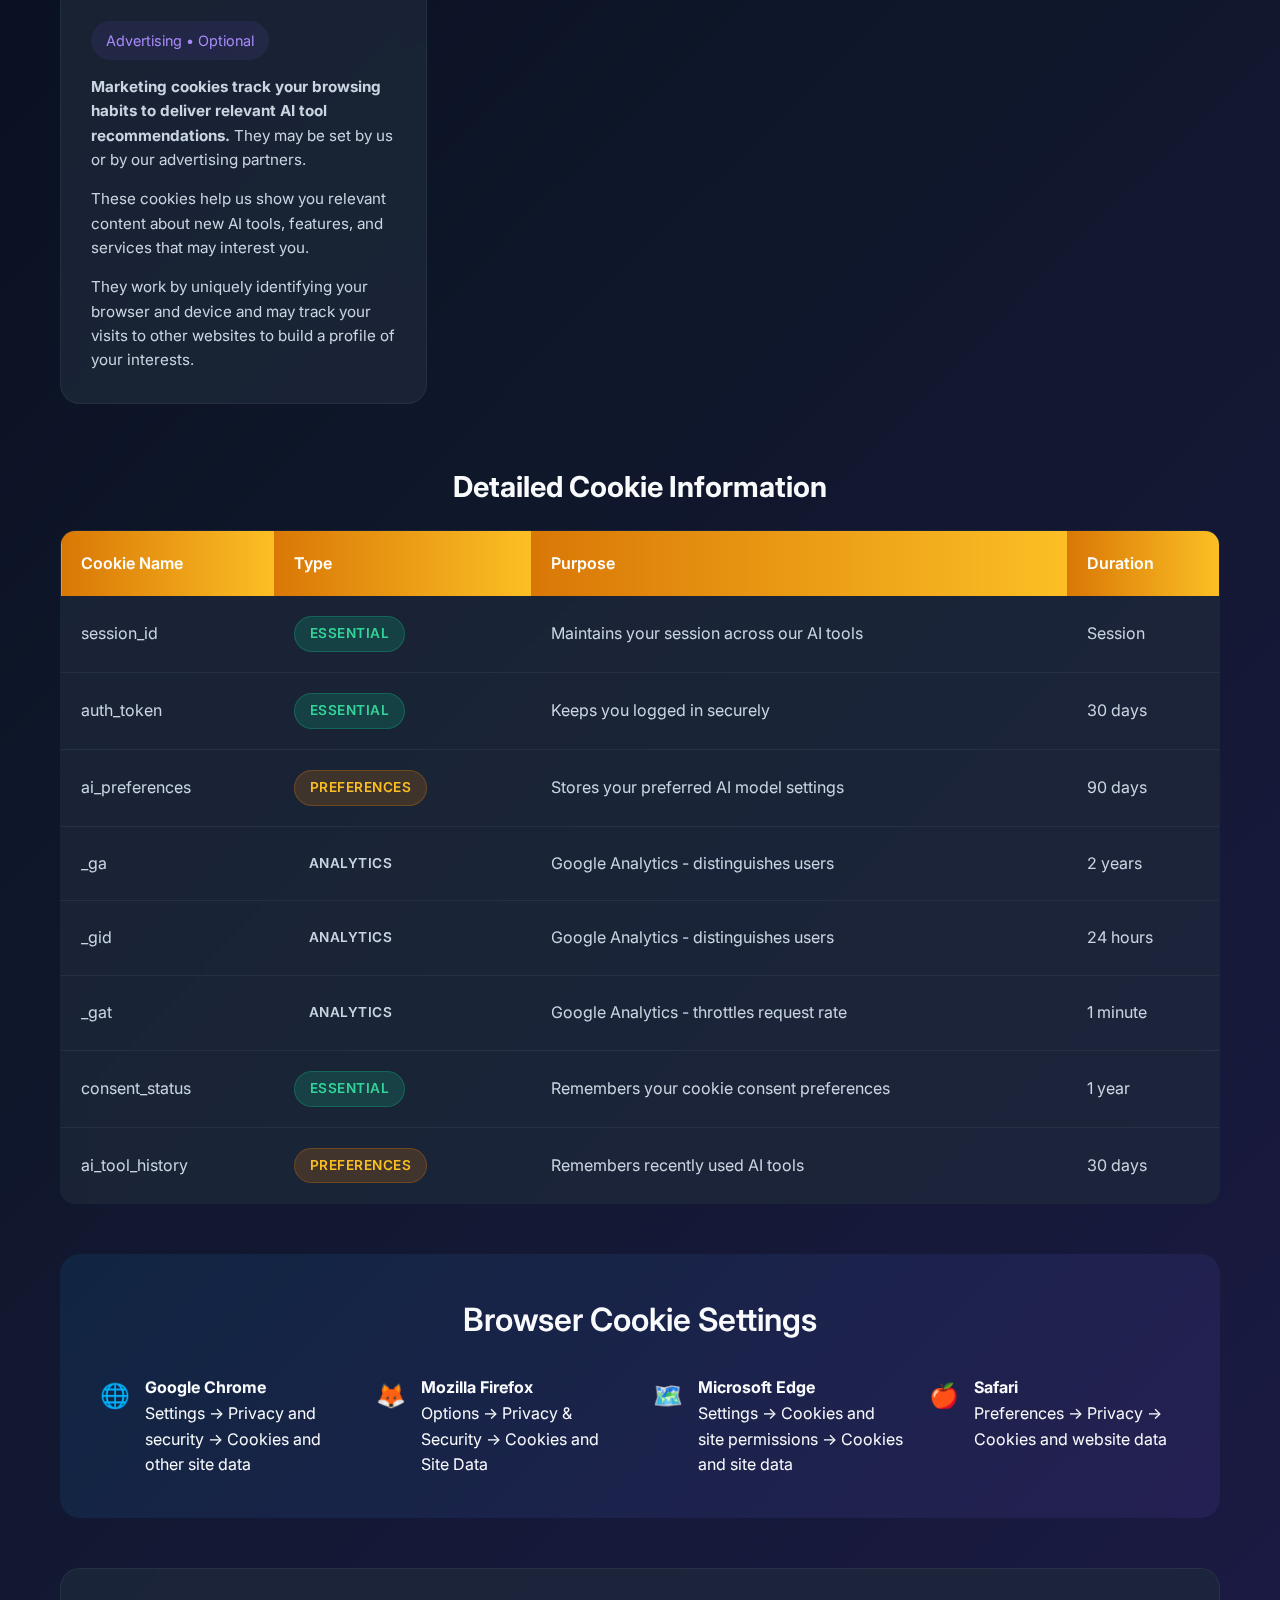
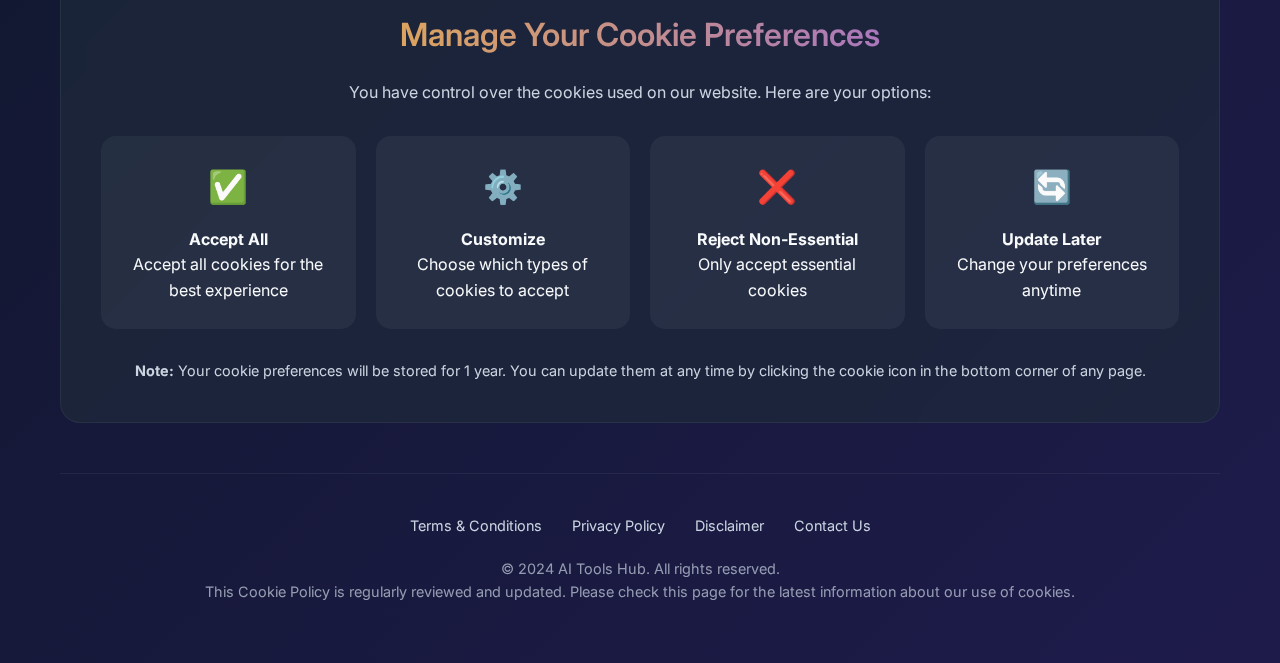
<file: cookie-policy.html>
<!DOCTYPE html>
<html lang="en">
<head>
    <meta charset="UTF-8">
    <meta name="viewport" content="width=device-width, initial-scale=1.0">
    <title>Cookie Policy | AI Tools Hub</title>
    <meta name="description" content="Cookie policy for AI Tools Hub. Learn about how we use cookies and similar technologies on our AI tools platform.">
    <link rel="preconnect" href="https://fonts.googleapis.com">
    <link rel="preconnect" href="https://fonts.gstatic.com" crossorigin>
    <link href="https://fonts.googleapis.com/css2?family=Inter:wght@300;400;500;600;700&display=swap" rel="stylesheet">
    <style>
        :root {
            --primary-blue: #0ea5e9;
            --primary-purple: #8b5cf6;
            --primary-cyan: #06b6d4;
            --dark-bg: #0f172a;
            --darker-bg: #020617;
            --glass-bg: rgba(30, 41, 59, 0.7);
            --glass-border: rgba(148, 163, 184, 0.1);
            --text-primary: #f8fafc;
            --text-secondary: #cbd5e1;
            --shadow-color: rgba(0, 0, 0, 0.3);
            --cookie-brown: #d97706;
            --cookie-cream: #fbbf24;
            --essential-green: #10b981;
            --analytics-blue: #3b82f6;
            --marketing-purple: #8b5cf6;
        }

        * {
            margin: 0;
            padding: 0;
            box-sizing: border-box;
        }

        html {
            scroll-behavior: smooth;
        }

        body {
            font-family: 'Inter', sans-serif;
            background: linear-gradient(135deg, var(--darker-bg) 0%, var(--dark-bg) 50%, #1e1b4b 100%);
            color: var(--text-primary);
            line-height: 1.6;
            min-height: 100vh;
            padding: 20px;
            position: relative;
            overflow-x: hidden;
        }

        body::before {
            content: '';
            position: fixed;
            top: 0;
            left: 0;
            width: 100%;
            height: 100%;
            background: 
                radial-gradient(circle at 20% 30%, rgba(219, 119, 6, 0.1) 0%, transparent 50%),
                radial-gradient(circle at 80% 70%, rgba(139, 92, 246, 0.1) 0%, transparent 50%),
                radial-gradient(circle at 40% 80%, rgba(14, 165, 233, 0.1) 0%, transparent 50%);
            z-index: -1;
        }

        .container {
            max-width: 1200px;
            margin: 0 auto;
            padding: 0 20px;
        }

        /* Header Styles */
        header {
            text-align: center;
            padding: 60px 0 40px;
            animation: fadeIn 1s ease-out;
        }

        .logo {
            font-size: 2.5rem;
            font-weight: 700;
            background: linear-gradient(90deg, var(--cookie-cream), var(--cookie-brown), var(--primary-purple));
            -webkit-background-clip: text;
            background-clip: text;
            color: transparent;
            display: inline-block;
            margin-bottom: 10px;
            letter-spacing: -0.5px;
        }

        .logo-subtitle {
            color: var(--text-secondary);
            font-size: 1.1rem;
            font-weight: 300;
            margin-bottom: 30px;
        }

        .page-title {
            font-size: 3.5rem;
            font-weight: 700;
            background: linear-gradient(90deg, var(--cookie-cream), var(--cookie-brown));
            -webkit-background-clip: text;
            background-clip: text;
            color: transparent;
            margin-bottom: 20px;
            position: relative;
            display: inline-block;
        }

        .page-title::after {
            content: '';
            position: absolute;
            bottom: -10px;
            left: 50%;
            transform: translateX(-50%);
            width: 100px;
            height: 4px;
            background: linear-gradient(90deg, var(--cookie-cream), var(--cookie-brown));
            border-radius: 2px;
        }

        /* Cookie Banner */
        .cookie-banner {
            background: linear-gradient(135deg, rgba(219, 119, 6, 0.2), rgba(251, 191, 36, 0.2));
            border: 2px solid var(--cookie-brown);
            border-radius: 20px;
            padding: 40px;
            margin: 0 auto 50px;
            text-align: center;
            max-width: 900px;
            animation: fadeIn 1s ease-out 0.2s both;
            position: relative;
            overflow: hidden;
        }

        .cookie-banner::before {
            content: '🍪';
            position: absolute;
            top: -30px;
            right: -30px;
            font-size: 8rem;
            opacity: 0.1;
            transform: rotate(15deg);
        }

        .cookie-icon {
            font-size: 3rem;
            margin-bottom: 20px;
            display: block;
        }

        .cookie-title {
            font-size: 2rem;
            font-weight: 700;
            color: var(--cookie-cream);
            margin-bottom: 15px;
        }

        .cookie-subtitle {
            font-size: 1.1rem;
            color: var(--text-secondary);
            max-width: 700px;
            margin: 0 auto;
        }

        /* Main Content */
        main {
            animation: slideUp 0.8s ease-out 0.3s both;
        }

        .last-updated {
            text-align: center;
            color: var(--cookie-cream);
            font-size: 0.9rem;
            margin-bottom: 40px;
            padding: 10px;
            background: var(--glass-bg);
            backdrop-filter: blur(10px);
            border: 1px solid var(--glass-border);
            border-radius: 10px;
            max-width: 400px;
            margin-left: auto;
            margin-right: auto;
        }

        /* Cookie Cards */
        .cookie-grid {
            display: grid;
            grid-template-columns: repeat(auto-fill, minmax(350px, 1fr));
            gap: 30px;
            margin-bottom: 60px;
        }

        .cookie-card {
            background: var(--glass-bg);
            backdrop-filter: blur(10px);
            border: 1px solid var(--glass-border);
            border-radius: 20px;
            padding: 30px;
            transition: all 0.3s ease;
            position: relative;
            overflow: hidden;
            height: 100%;
        }

        .cookie-card::before {
            content: '';
            position: absolute;
            top: 0;
            left: 0;
            width: 100%;
            height: 4px;
        }

        .cookie-card.essential::before {
            background: linear-gradient(90deg, var(--essential-green), #34d399);
        }

        .cookie-card.analytics::before {
            background: linear-gradient(90deg, var(--analytics-blue), #60a5fa);
        }

        .cookie-card.preferences::before {
            background: linear-gradient(90deg, var(--cookie-brown), var(--cookie-cream));
        }

        .cookie-card.marketing::before {
            background: linear-gradient(90deg, var(--marketing-purple), #a78bfa);
        }

        .cookie-card:hover {
            transform: translateY(-10px);
            box-shadow: 0 20px 40px var(--shadow-color);
        }

        .cookie-card.essential:hover {
            border-color: rgba(16, 185, 129, 0.3);
        }

        .cookie-card.analytics:hover {
            border-color: rgba(59, 130, 246, 0.3);
        }

        .cookie-card.preferences:hover {
            border-color: rgba(219, 119, 6, 0.3);
        }

        .cookie-card.marketing:hover {
            border-color: rgba(139, 92, 246, 0.3);
        }

        .card-icon {
            display: inline-flex;
            align-items: center;
            justify-content: center;
            width: 50px;
            height: 50px;
            border-radius: 50%;
            font-size: 1.5rem;
            margin-bottom: 20px;
        }

        .cookie-card.essential .card-icon {
            background: linear-gradient(135deg, var(--essential-green), #34d399);
            color: white;
        }

        .cookie-card.analytics .card-icon {
            background: linear-gradient(135deg, var(--analytics-blue), #60a5fa);
            color: white;
        }

        .cookie-card.preferences .card-icon {
            background: linear-gradient(135deg, var(--cookie-brown), var(--cookie-cream));
            color: white;
        }

        .cookie-card.marketing .card-icon {
            background: linear-gradient(135deg, var(--marketing-purple), #a78bfa);
            color: white;
        }

        .card-title {
            font-size: 1.5rem;
            font-weight: 600;
            margin-bottom: 15px;
            color: var(--text-primary);
        }

        .card-subtitle {
            font-size: 0.9rem;
            color: var(--text-secondary);
            margin-bottom: 15px;
            padding: 8px 15px;
            background: rgba(255, 255, 255, 0.05);
            border-radius: 20px;
            display: inline-block;
        }

        .cookie-card.essential .card-subtitle {
            background: rgba(16, 185, 129, 0.1);
            color: #34d399;
        }

        .cookie-card.analytics .card-subtitle {
            background: rgba(59, 130, 246, 0.1);
            color: #60a5fa;
        }

        .cookie-card.preferences .card-subtitle {
            background: rgba(219, 119, 6, 0.1);
            color: var(--cookie-cream);
        }

        .cookie-card.marketing .card-subtitle {
            background: rgba(139, 92, 246, 0.1);
            color: #a78bfa;
        }

        .card-content {
            color: var(--text-secondary);
            font-size: 0.95rem;
        }

        .card-content p {
            margin-bottom: 15px;
        }

        .card-content p:last-child {
            margin-bottom: 0;
        }

        /* Cookie Details Table */
        .cookie-table-container {
            overflow-x: auto;
            margin: 50px 0;
            animation: fadeIn 1s ease-out 0.5s both;
        }

        .cookie-table {
            width: 100%;
            border-collapse: collapse;
            background: var(--glass-bg);
            backdrop-filter: blur(10px);
            border-radius: 15px;
            overflow: hidden;
            border: 1px solid var(--glass-border);
        }

        .cookie-table th {
            background: linear-gradient(90deg, var(--cookie-brown), var(--cookie-cream));
            color: white;
            text-align: left;
            padding: 20px;
            font-weight: 600;
        }

        .cookie-table td {
            padding: 20px;
            border-bottom: 1px solid var(--glass-border);
            color: var(--text-secondary);
        }

        .cookie-table tr:last-child td {
            border-bottom: none;
        }

        .cookie-table tr:hover {
            background: rgba(255, 255, 255, 0.05);
        }

        .cookie-type {
            display: inline-block;
            padding: 6px 15px;
            border-radius: 20px;
            font-size: 0.85rem;
            font-weight: 600;
            margin-right: 8px;
            text-transform: uppercase;
            letter-spacing: 0.5px;
        }

        .type-essential {
            background: rgba(16, 185, 129, 0.2);
            color: #34d399;
            border: 1px solid rgba(16, 185, 129, 0.3);
        }

        .type-functional {
            background: rgba(59, 130, 246, 0.2);
            color: #60a5fa;
            border: 1px solid rgba(59, 130, 246, 0.3);
        }

        .type-preferences {
            background: rgba(219, 119, 6, 0.2);
            color: var(--cookie-cream);
            border: 1px solid rgba(219, 119, 6, 0.3);
        }

        .type-marketing {
            background: rgba(139, 92, 246, 0.2);
            color: #a78bfa;
            border: 1px solid rgba(139, 92, 246, 0.3);
        }

        /* Browser Settings */
        .browser-settings {
            background: linear-gradient(135deg, rgba(14, 165, 233, 0.1), rgba(139, 92, 246, 0.1));
            border-radius: 20px;
            padding: 40px;
            margin: 50px 0;
            animation: fadeIn 1s ease-out 0.6s both;
        }

        .browser-title {
            font-size: 2rem;
            font-weight: 600;
            margin-bottom: 30px;
            text-align: center;
            color: var(--text-primary);
        }

        .browser-grid {
            display: grid;
            grid-template-columns: repeat(auto-fit, minmax(250px, 1fr));
            gap: 25px;
        }

        .browser-item {
            display: flex;
            align-items: flex-start;
            gap: 15px;
        }

        .browser-icon {
            color: var(--primary-cyan);
            font-size: 1.5rem;
            flex-shrink: 0;
            margin-top: 2px;
        }

        /* Cookie Management */
        .management-section {
            background: var(--glass-bg);
            backdrop-filter: blur(10px);
            border: 1px solid var(--glass-border);
            border-radius: 20px;
            padding: 40px;
            margin-bottom: 50px;
            animation: fadeIn 1s ease-out 0.7s both;
        }

        .management-title {
            font-size: 2rem;
            font-weight: 600;
            margin-bottom: 20px;
            text-align: center;
            background: linear-gradient(90deg, var(--cookie-cream), var(--primary-purple));
            -webkit-background-clip: text;
            background-clip: text;
            color: transparent;
        }

        .management-options {
            display: grid;
            grid-template-columns: repeat(auto-fit, minmax(200px, 1fr));
            gap: 20px;
            margin-top: 30px;
        }

        .management-option {
            text-align: center;
            padding: 25px;
            background: rgba(255, 255, 255, 0.05);
            border-radius: 15px;
            transition: all 0.3s ease;
        }

        .management-option:hover {
            background: rgba(255, 255, 255, 0.1);
            transform: translateY(-5px);
        }

        .option-icon {
            font-size: 2rem;
            margin-bottom: 15px;
            display: block;
        }

        /* Contact Section */
        .contact-section {
            background: var(--glass-bg);
            backdrop-filter: blur(10px);
            border: 1px solid var(--glass-border);
            border-radius: 20px;
            padding: 40px;
            text-align: center;
            margin-bottom: 60px;
            animation: fadeIn 1s ease-out 0.8s both;
        }

        .contact-title {
            font-size: 2rem;
            font-weight: 600;
            margin-bottom: 20px;
            background: linear-gradient(90deg, var(--cookie-cream), var(--primary-purple));
            -webkit-background-clip: text;
            background-clip: text;
            color: transparent;
        }

        .contact-info {
            display: flex;
            flex-wrap: wrap;
            justify-content: center;
            gap: 30px;
            margin-top: 30px;
        }

        .contact-item {
            display: flex;
            flex-direction: column;
            align-items: center;
            gap: 10px;
        }

        .contact-icon {
            width: 50px;
            height: 50px;
            background: linear-gradient(135deg, var(--cookie-cream), var(--primary-purple));
            border-radius: 50%;
            display: flex;
            align-items: center;
            justify-content: center;
            font-size: 1.2rem;
        }

        /* Footer */
        footer {
            text-align: center;
            padding: 40px 0;
            border-top: 1px solid var(--glass-border);
            color: var(--text-secondary);
            font-size: 0.9rem;
            animation: fadeIn 1s ease-out 0.9s both;
        }

        .footer-links {
            display: flex;
            justify-content: center;
            gap: 30px;
            margin-bottom: 20px;
            flex-wrap: wrap;
        }

        .footer-links a {
            color: var(--text-secondary);
            text-decoration: none;
            transition: color 0.3s ease;
        }

        .footer-links a:hover {
            color: var(--cookie-cream);
        }

        .copyright {
            margin-top: 20px;
            opacity: 0.7;
        }

        /* Animations */
        @keyframes fadeIn {
            from {
                opacity: 0;
            }
            to {
                opacity: 1;
            }
        }

        @keyframes slideUp {
            from {
                opacity: 0;
                transform: translateY(30px);
            }
            to {
                opacity: 1;
                transform: translateY(0);
            }
        }

        /* Responsive Design */
        @media (max-width: 768px) {
            .page-title {
                font-size: 2.5rem;
            }
            
            .cookie-banner {
                padding: 30px 20px;
                margin-bottom: 30px;
            }
            
            .cookie-title {
                font-size: 1.8rem;
            }
            
            .cookie-grid {
                grid-template-columns: 1fr;
                gap: 20px;
            }
            
            .cookie-card {
                padding: 25px;
            }
            
            .browser-settings, 
            .management-section,
            .contact-section {
                padding: 30px 20px;
            }
            
            .contact-info {
                flex-direction: column;
                align-items: center;
                gap: 20px;
            }
            
            body {
                padding: 15px;
            }
            
            .cookie-table th,
            .cookie-table td {
                padding: 15px 10px;
                font-size: 0.9rem;
            }
        }

        @media (max-width: 480px) {
            .page-title {
                font-size: 2rem;
            }
            
            .logo {
                font-size: 2rem;
            }
            
            .card-title {
                font-size: 1.3rem;
            }
            
            .footer-links {
                flex-direction: column;
                gap: 15px;
            }
            
            .browser-grid,
            .management-options {
                grid-template-columns: 1fr;
            }
            
            .cookie-icon {
                font-size: 2rem;
            }
        }

        /* Print Styles */
        @media print {
            body {
                background: white !important;
                color: black !important;
            }
            
            .cookie-card {
                break-inside: avoid;
                border: 1px solid #ddd !important;
                background: white !important;
            }
            
            .page-title, .card-title {
                color: black !important;
                background: none !important;
            }
            
            .cookie-banner {
                border: 2px solid black !important;
            }
        }
    </style>
</head>
<body>
    <div class="container">
        <header>
            <h1 class="logo">AI Tools Hub</h1>
            <p class="logo-subtitle">Advanced AI Solutions for the Future</p>
            <h2 class="page-title">Cookie Policy</h2>
        </header>

        <div class="cookie-banner">
            <span class="cookie-icon">🍪</span>
            <h3 class="cookie-title">Cookie Consent & Transparency</h3>
            <p class="cookie-subtitle">We use cookies and similar technologies to enhance your experience, analyze traffic, and personalize content. This policy explains how we use cookies and how you can manage your preferences.</p>
        </div>

        <main>
            <div class="last-updated">
                Effective Date: December 2024 | Last Reviewed: December 2024
            </div>

            <div class="cookie-grid">
                <section class="cookie-card essential">
                    <div class="card-icon">🔒</div>
                    <h3 class="card-title">Essential Cookies</h3>
                    <span class="card-subtitle">Required • Cannot be disabled</span>
                    <div class="card-content">
                        <p><strong>Essential cookies are necessary for the website to function properly.</strong> These cookies enable basic functions like page navigation, security, and access to secure areas.</p>
                        <p>They do not store personally identifiable information and are typically set in response to actions you take, such as setting your privacy preferences or logging in.</p>
                        <p>You can set your browser to block these cookies, but some parts of our AI tools may not work without them.</p>
                    </div>
                </section>

                <section class="cookie-card analytics">
                    <div class="card-icon">📊</div>
                    <h3 class="card-title">Analytics Cookies</h3>
                    <span class="card-subtitle">Performance • Optional</span>
                    <div class="card-content">
                        <p><strong>Analytics cookies help us understand how visitors interact with our AI tools.</strong> They collect information about usage patterns, popular features, and areas for improvement.</p>
                        <p>These cookies help us measure the performance of our platform and make data-driven decisions to enhance user experience.</p>
                        <p>All data collected is aggregated and anonymized, so it cannot be used to identify individual users.</p>
                    </div>
                </section>

                <section class="cookie-card preferences">
                    <div class="card-icon">⚙️</div>
                    <h3 class="card-title">Preference Cookies</h3>
                    <span class="card-subtitle">Customization • Optional</span>
                    <div class="card-content">
                        <p><strong>Preference cookies remember your settings and choices.</strong> They enable our AI tools to remember your preferences, such as language, theme, or AI model preferences.</p>
                        <p>These cookies provide a more personalized experience by remembering your interactions with our platform.</p>
                        <p>They may also store information about your preferred AI tool settings and configurations for future sessions.</p>
                    </div>
                </section>

                <section class="cookie-card marketing">
                    <div class="card-icon">🎯</div>
                    <h3 class="card-title">Marketing Cookies</h3>
                    <span class="card-subtitle">Advertising • Optional</span>
                    <div class="card-content">
                        <p><strong>Marketing cookies track your browsing habits to deliver relevant AI tool recommendations.</strong> They may be set by us or by our advertising partners.</p>
                        <p>These cookies help us show you relevant content about new AI tools, features, and services that may interest you.</p>
                        <p>They work by uniquely identifying your browser and device and may track your visits to other websites to build a profile of your interests.</p>
                    </div>
                </section>
            </div>

            <div class="cookie-table-container">
                <h3 style="font-size: 1.8rem; margin-bottom: 20px; color: var(--text-primary); text-align: center;">Detailed Cookie Information</h3>
                <table class="cookie-table">
                    <thead>
                        <tr>
                            <th>Cookie Name</th>
                            <th>Type</th>
                            <th>Purpose</th>
                            <th>Duration</th>
                        </tr>
                    </thead>
                    <tbody>
                        <tr>
                            <td>session_id</td>
                            <td><span class="cookie-type type-essential">Essential</span></td>
                            <td>Maintains your session across our AI tools</td>
                            <td>Session</td>
                        </tr>
                        <tr>
                            <td>auth_token</td>
                            <td><span class="cookie-type type-essential">Essential</span></td>
                            <td>Keeps you logged in securely</td>
                            <td>30 days</td>
                        </tr>
                        <tr>
                            <td>ai_preferences</td>
                            <td><span class="cookie-type type-preferences">Preferences</span></td>
                            <td>Stores your preferred AI model settings</td>
                            <td>90 days</td>
                        </tr>
                        <tr>
                            <td>_ga</td>
                            <td><span class="cookie-type type-analytics">Analytics</span></td>
                            <td>Google Analytics - distinguishes users</td>
                            <td>2 years</td>
                        </tr>
                        <tr>
                            <td>_gid</td>
                            <td><span class="cookie-type type-analytics">Analytics</span></td>
                            <td>Google Analytics - distinguishes users</td>
                            <td>24 hours</td>
                        </tr>
                        <tr>
                            <td>_gat</td>
                            <td><span class="cookie-type type-analytics">Analytics</span></td>
                            <td>Google Analytics - throttles request rate</td>
                            <td>1 minute</td>
                        </tr>
                        <tr>
                            <td>consent_status</td>
                            <td><span class="cookie-type type-essential">Essential</span></td>
                            <td>Remembers your cookie consent preferences</td>
                            <td>1 year</td>
                        </tr>
                        <tr>
                            <td>ai_tool_history</td>
                            <td><span class="cookie-type type-preferences">Preferences</span></td>
                            <td>Remembers recently used AI tools</td>
                            <td>30 days</td>
                        </tr>
                    </tbody>
                </table>
            </div>

            <section class="browser-settings">
                <h3 class="browser-title">Browser Cookie Settings</h3>
                <div class="browser-grid">
                    <div class="browser-item">
                        <div class="browser-icon">🌐</div>
                        <div>
                            <strong>Google Chrome</strong>
                            <p>Settings → Privacy and security → Cookies and other site data</p>
                        </div>
                    </div>
                    <div class="browser-item">
                        <div class="browser-icon">🦊</div>
                        <div>
                            <strong>Mozilla Firefox</strong>
                            <p>Options → Privacy & Security → Cookies and Site Data</p>
                        </div>
                    </div>
                    <div class="browser-item">
                        <div class="browser-icon">🗺️</div>
                        <div>
                            <strong>Microsoft Edge</strong>
                            <p>Settings → Cookies and site permissions → Cookies and site data</p>
                        </div>
                    </div>
                    <div class="browser-item">
                        <div class="browser-icon">🍎</div>
                        <div>
                            <strong>Safari</strong>
                            <p>Preferences → Privacy → Cookies and website data</p>
                        </div>
                    </div>
                </div>
            </section>

            <section class="management-section">
                <h3 class="management-title">Manage Your Cookie Preferences</h3>
                <p style="text-align: center; margin-bottom: 30px; color: var(--text-secondary);">You have control over the cookies used on our website. Here are your options:</p>
                
                <div class="management-options">
                    <div class="management-option">
                        <span class="option-icon">✅</span>
                        <h4>Accept All</h4>
                        <p>Accept all cookies for the best experience</p>
                    </div>
                    <div class="management-option">
                        <span class="option-icon">⚙️</span>
                        <h4>Customize</h4>
                        <p>Choose which types of cookies to accept</p>
                    </div>
                    <div class="management-option">
                        <span class="option-icon">❌</span>
                        <h4>Reject Non-Essential</h4>
                        <p>Only accept essential cookies</p>
                    </div>
                    <div class="management-option">
                        <span class="option-icon">🔄</span>
                        <h4>Update Later</h4>
                        <p>Change your preferences anytime</p>
                    </div>
                </div>
                
                <p style="text-align: center; margin-top: 30px; color: var(--text-secondary); font-size: 0.9rem;">
                    <strong>Note:</strong> Your cookie preferences will be stored for 1 year. You can update them at any time by clicking the cookie icon in the bottom corner of any page.
                </p>
            </section>
        </main>

        <footer>
            <div class="footer-links">
                <a href="terms.html">Terms & Conditions</a>
                <a href="privacy-policy.html">Privacy Policy</a>
                <a href="Disclaimer.html">Disclaimer</a>
                <a href="contact.html">Contact Us</a>
            </div>
            
            <div class="copyright">
                &copy; 2024 AI Tools Hub. All rights reserved.<br>
                This Cookie Policy is regularly reviewed and updated. Please check this page for the latest information about our use of cookies.
            </div>
        </footer>
    </div>
</body>
</html>
</file>
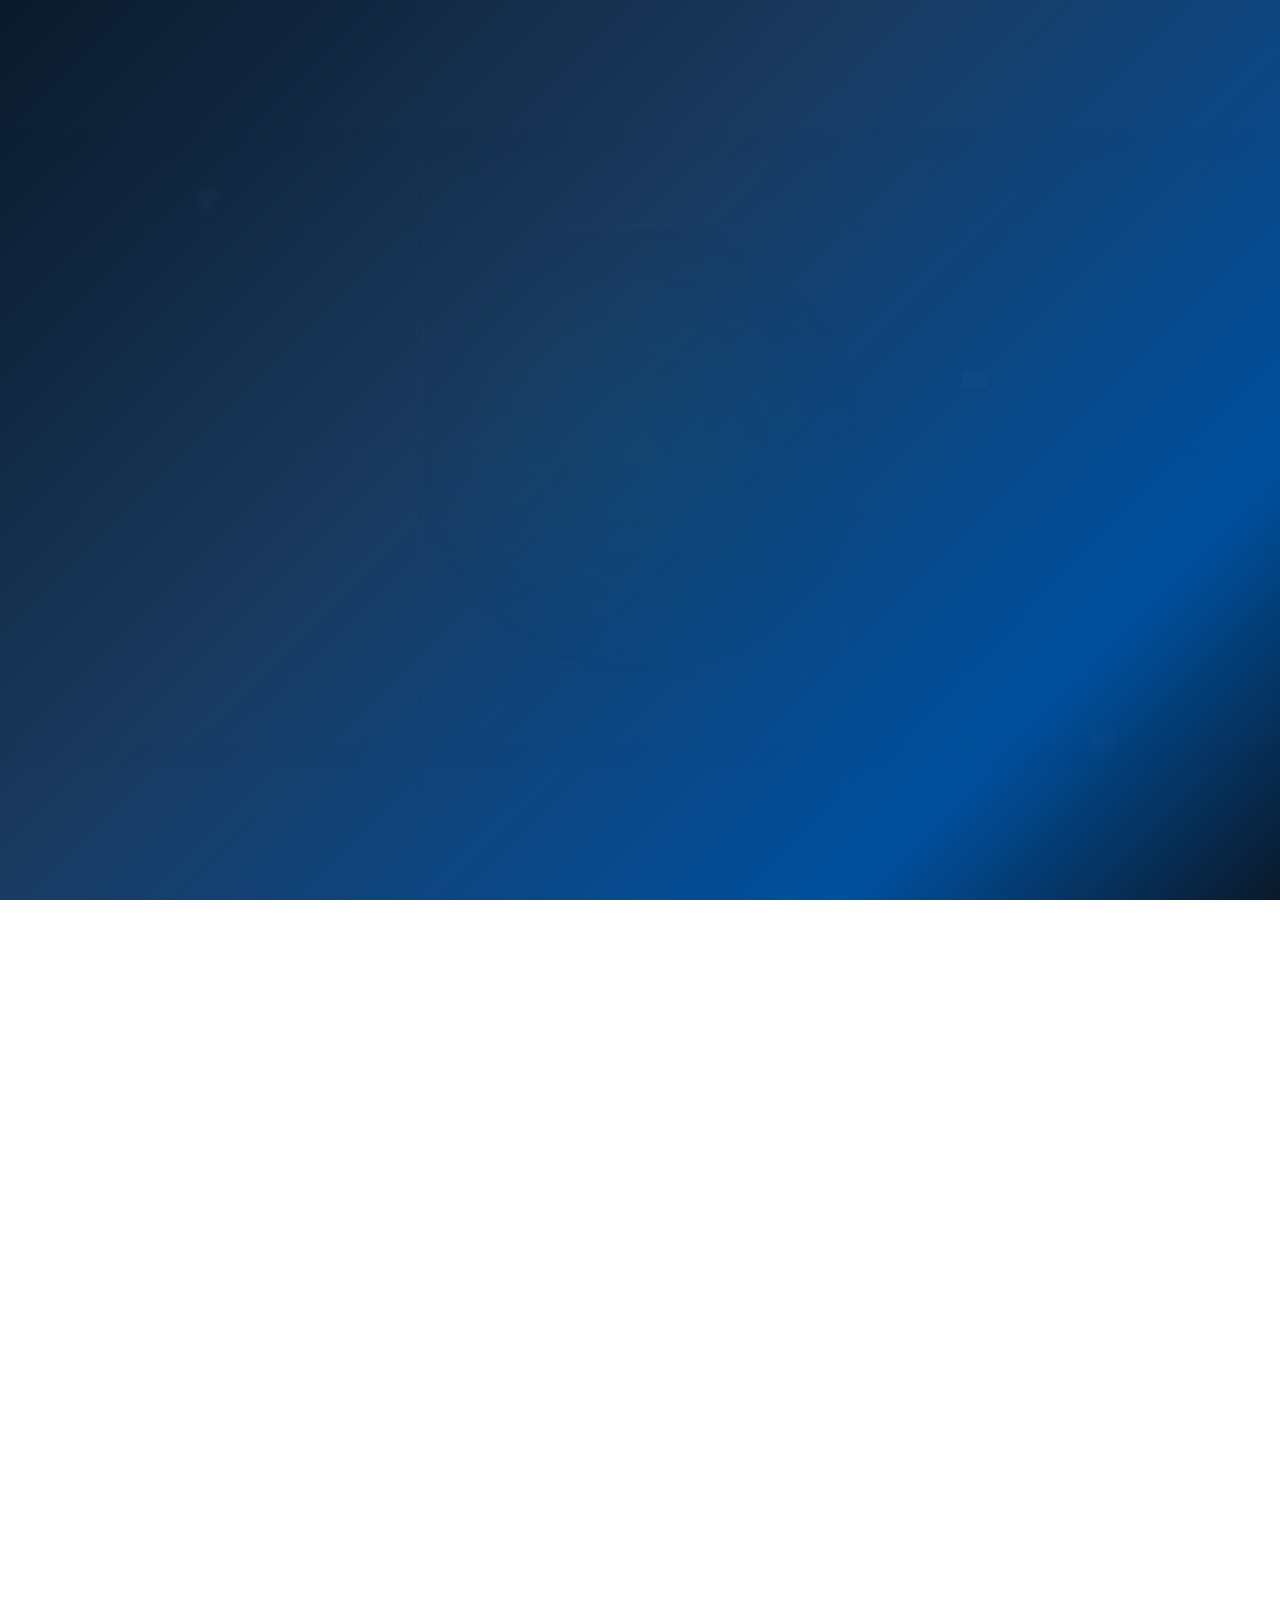
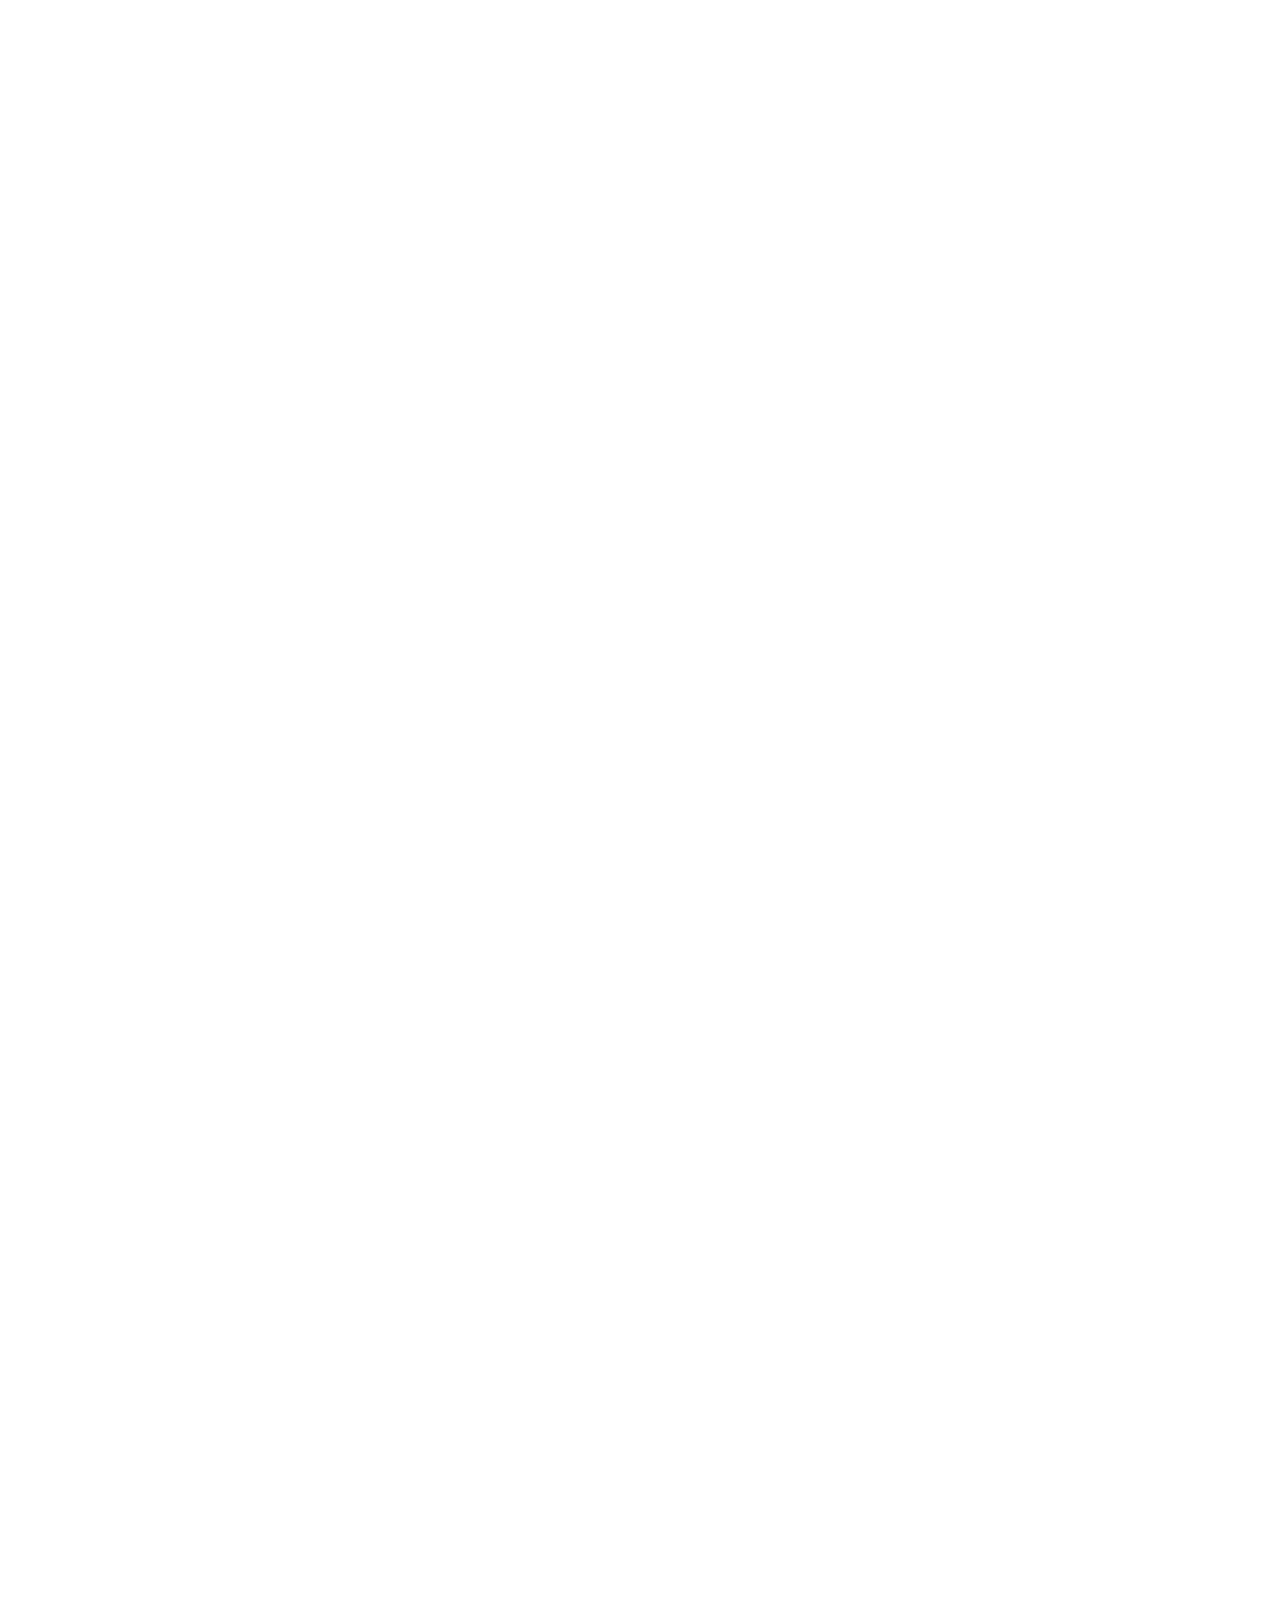
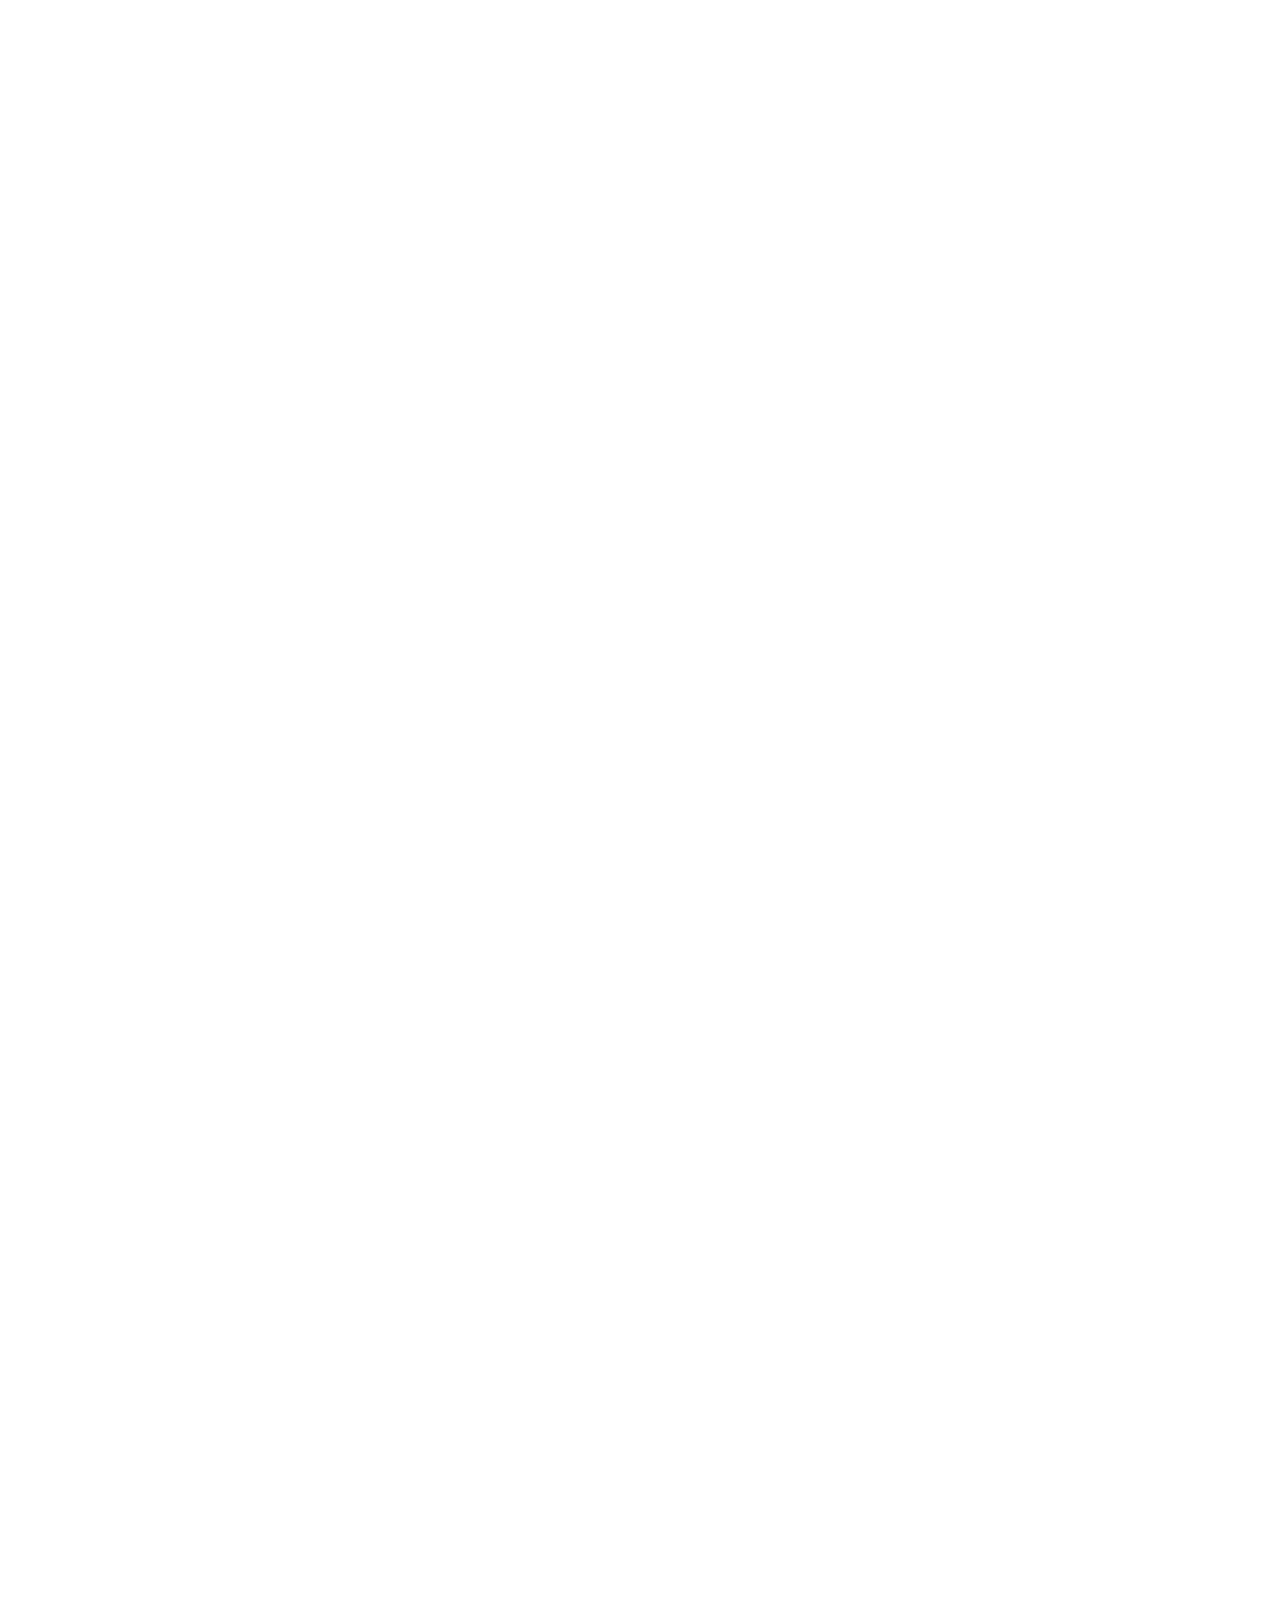
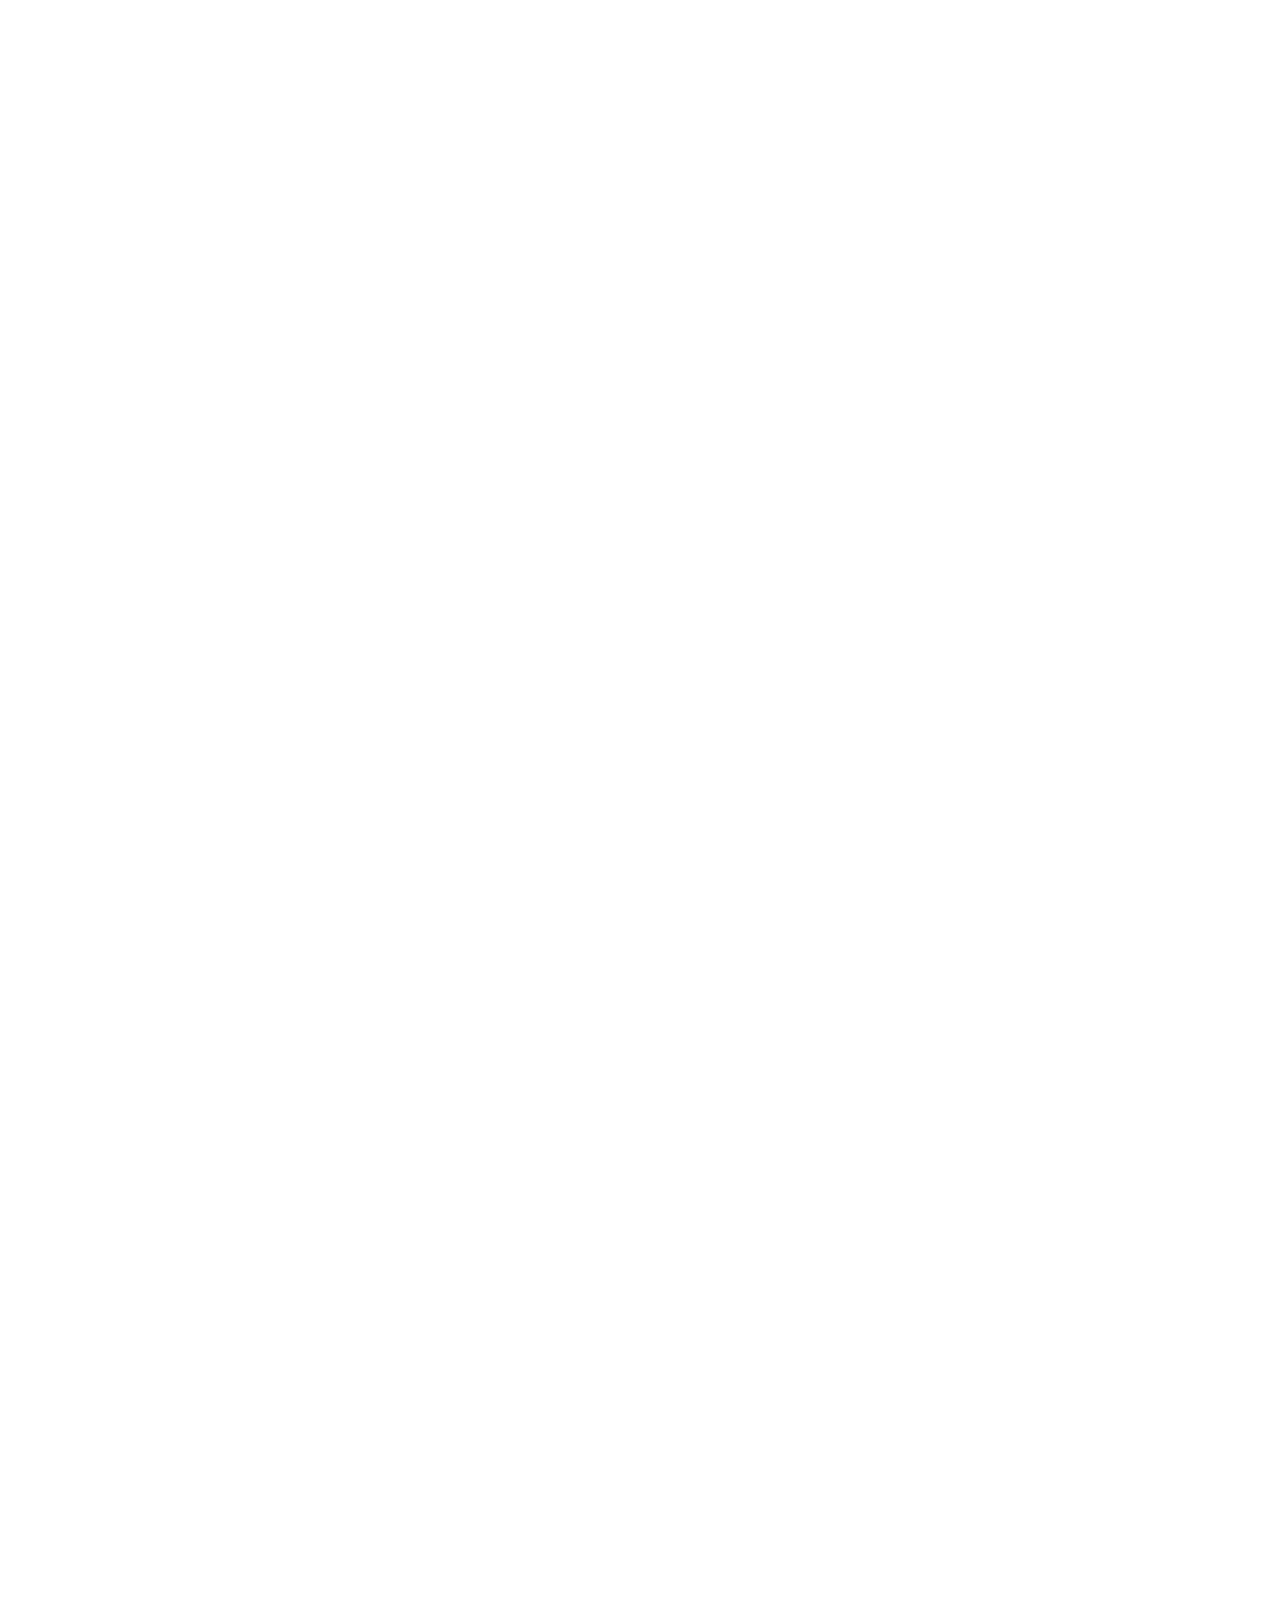
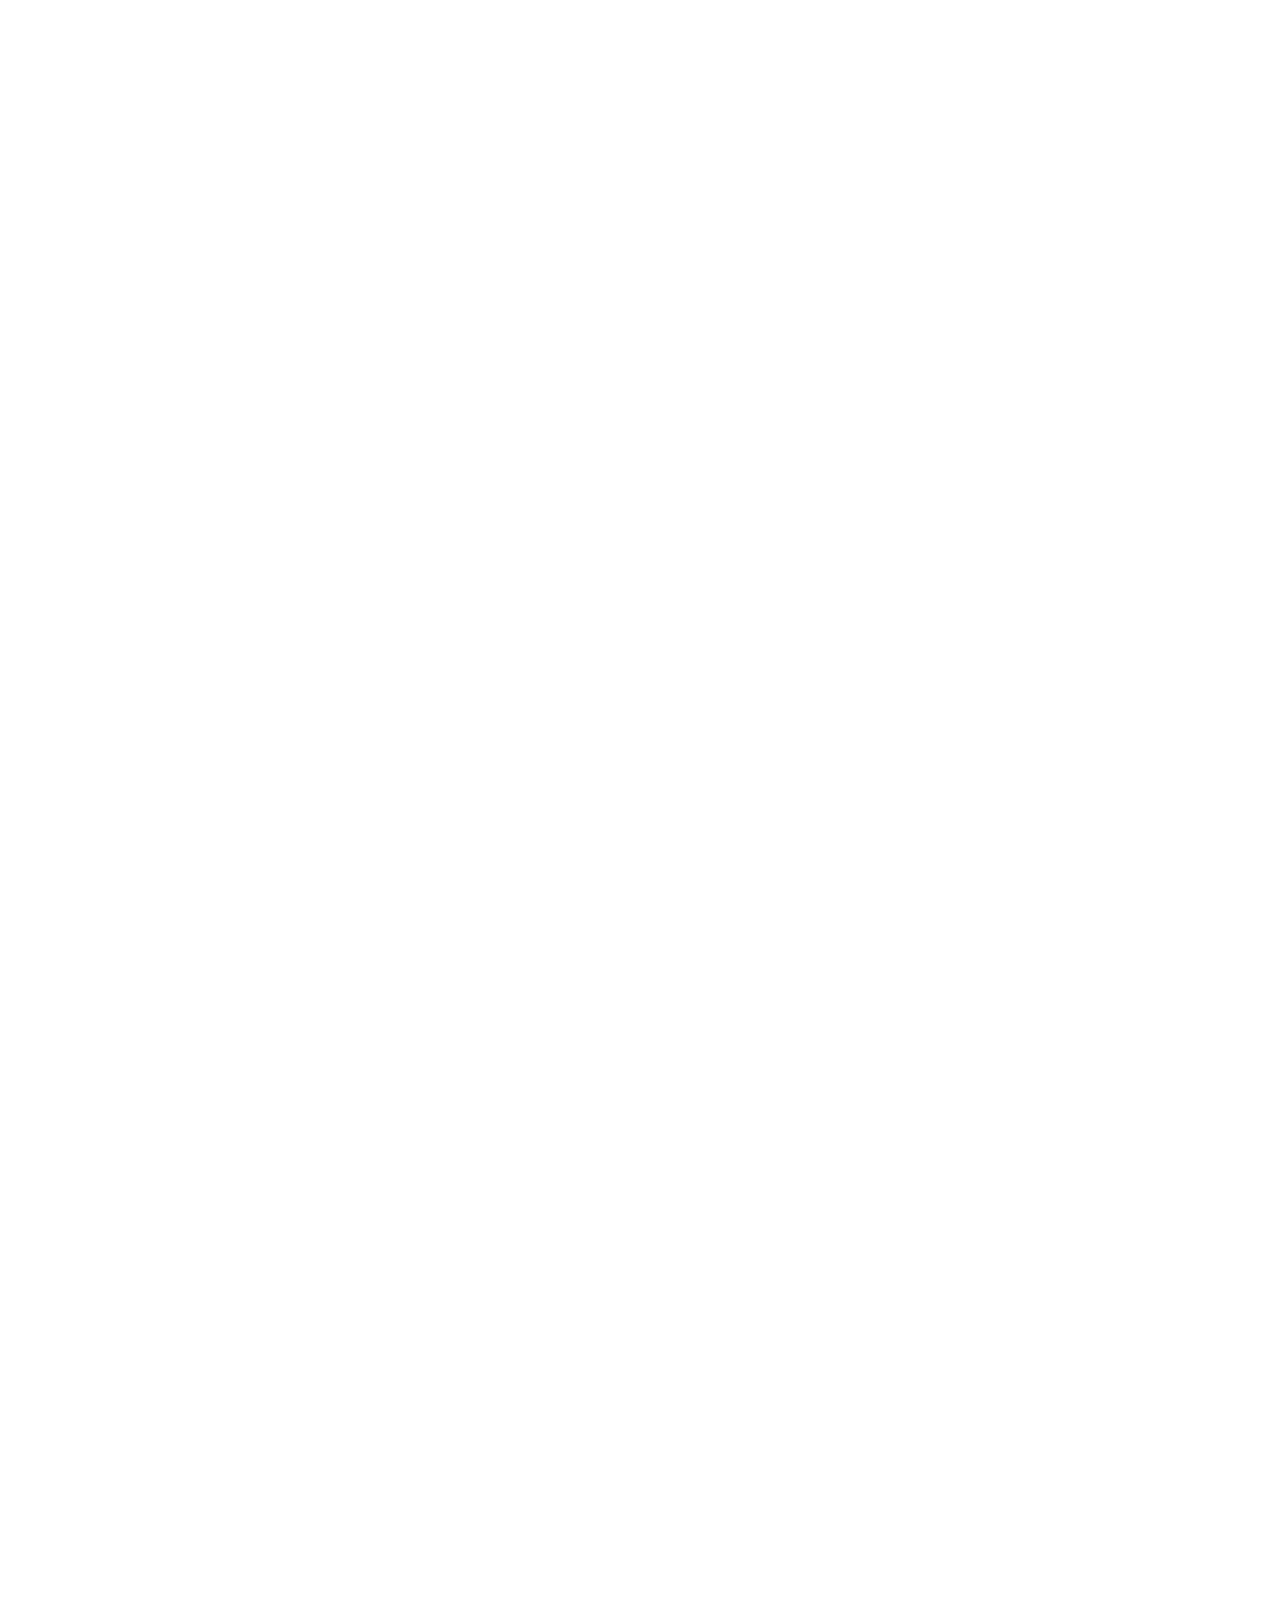
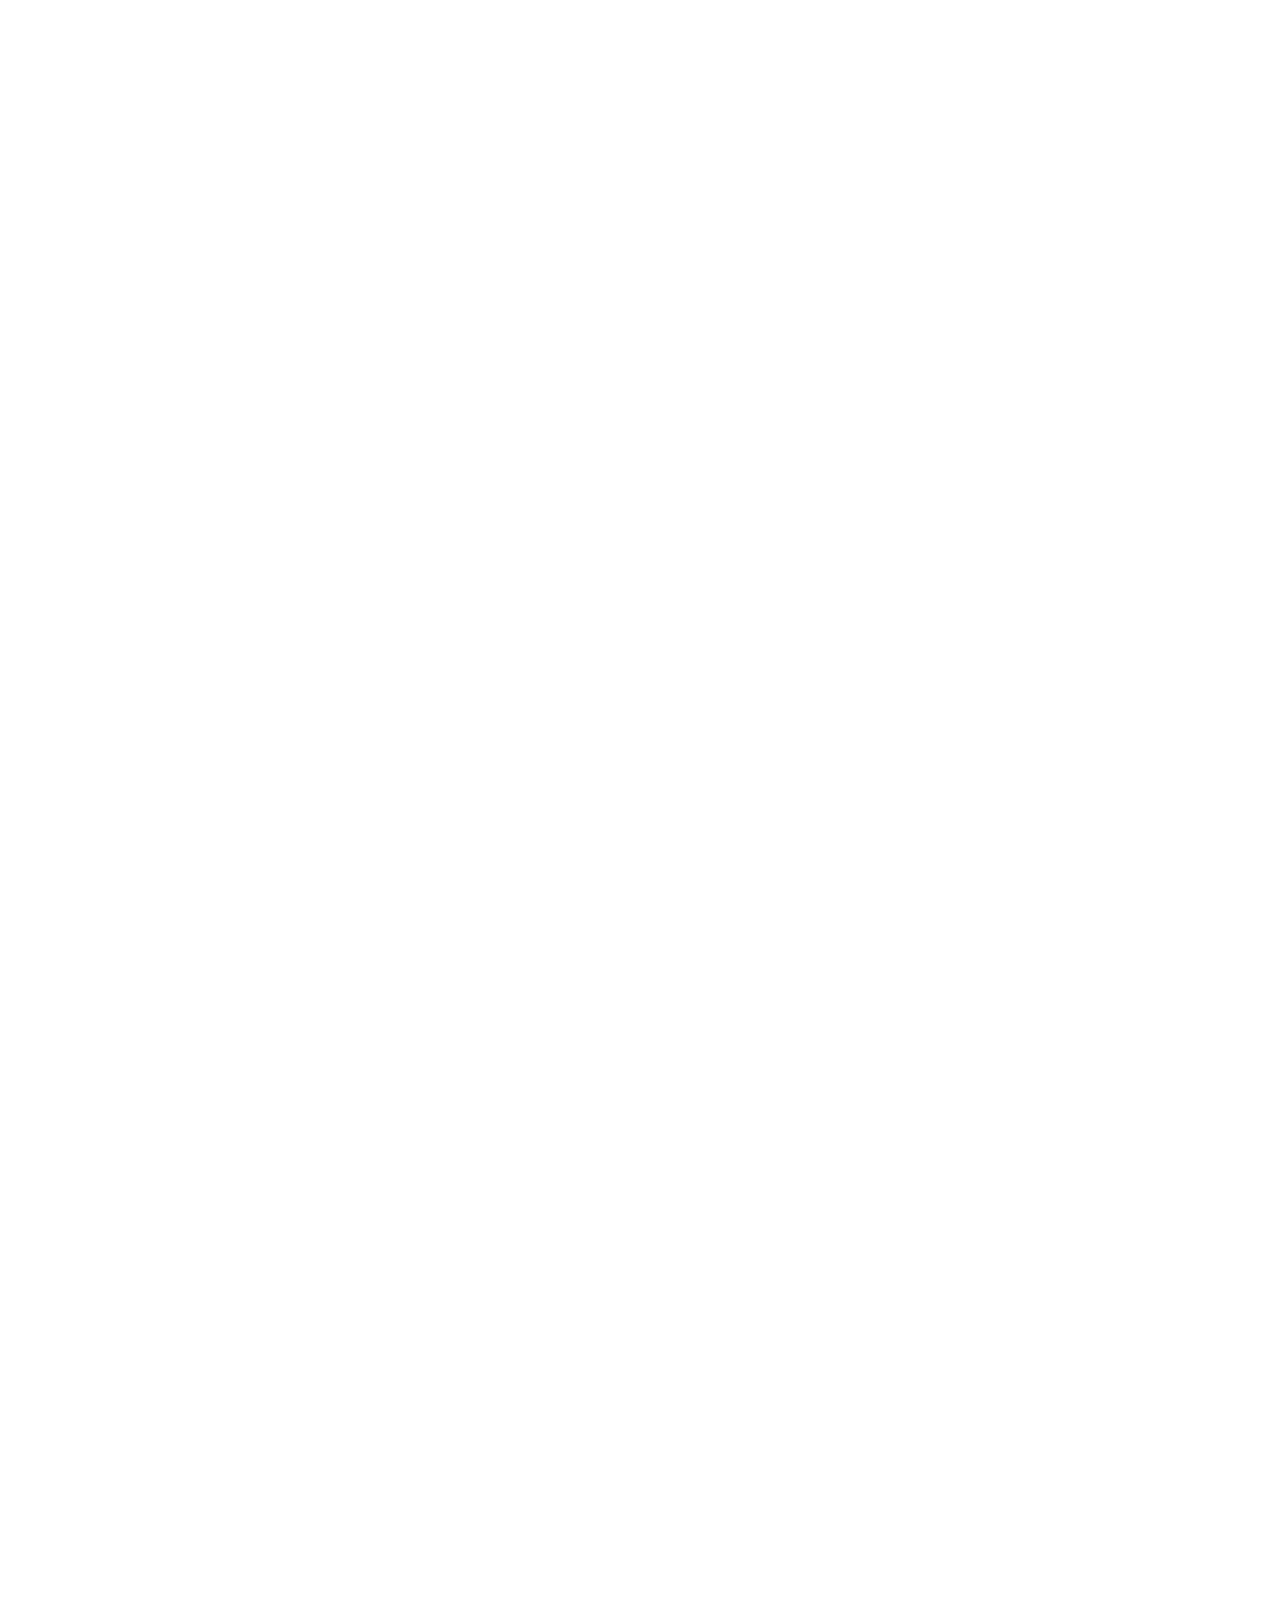
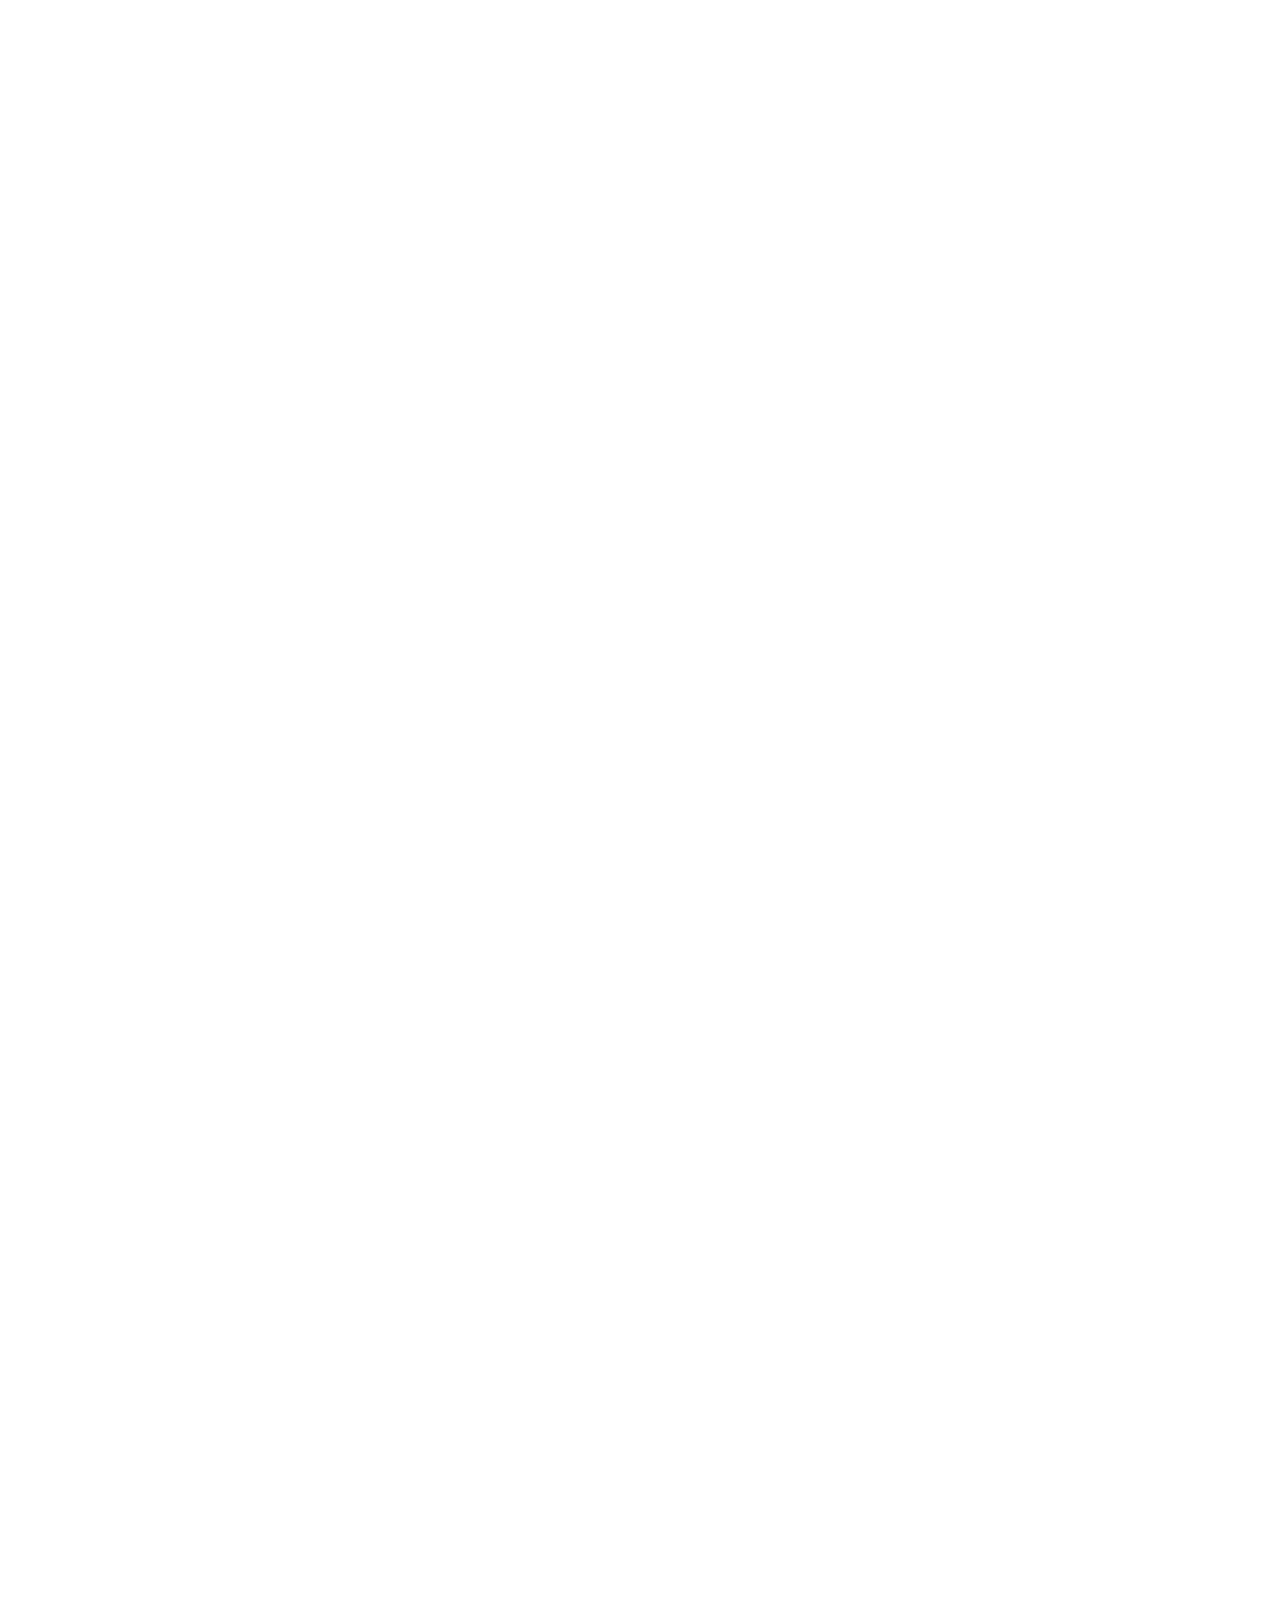
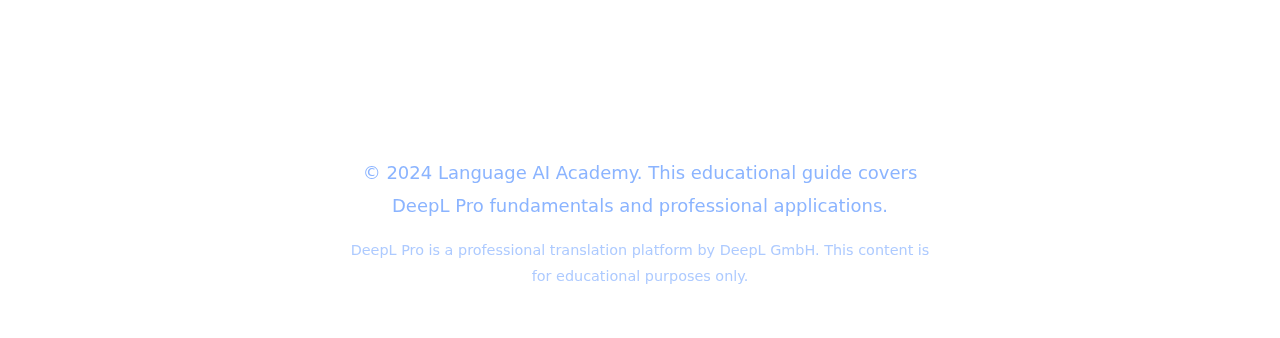
<file: Deeplpro.html>
<!DOCTYPE html>
<html lang="en">
<head>
    <meta charset="UTF-8">
    <meta name="viewport" content="width=device-width, initial-scale=1.0">
    <title>DeepL Pro: Complete Beginner Guide | AI-Powered Professional Translation</title>
    <meta name="description" content="Complete beginner guide to DeepL Pro. Learn AI-powered translation, language processing, localization services, and master professional language tools from beginner to advanced.">
    <meta name="keywords" content="DeepL Pro, AI translation, professional translation, language AI, localization services, multilingual content, translation technology">
    <meta name="author" content="Language AI Academy">
    <link rel="icon" href="data:image/svg+xml,<svg xmlns=%22http://www.w3.org/2000/svg%22 viewBox=%220 0 100 100%22><text y=%22.9em%22 font-size=%2290%22>🌐</text></svg>">
    
    <style>
        /* ===== CSS RESET & BASE VARIABLES ===== */
        * {
            margin: 0;
            padding: 0;
            box-sizing: border-box;
        }

        :root {
            /* Language/Translation Theme Color Palette */
            --bg-primary: #0a1929;
            --bg-secondary: #132f4c;
            --gradient-bg: linear-gradient(135deg, #0a1929 0%, #1a3a5f 40%, #00509e 80%, #0a1929 100%);
            --card-bg: rgba(26, 58, 95, 0.92);
            --glass-border: rgba(255, 255, 255, 0.1);
            --glass-highlight: rgba(255, 255, 255, 0.08);
            
            /* Language/Translation Accent Colors */
            --accent-teal: #06d6a0;
            --accent-cyan: #118ab2;
            --accent-blue: #1d4ed8;
            --highlight-green: #4cc9f0;
            
            /* Text Colors */
            --text-primary: #f0f8ff;
            --text-secondary: #c1d9ff;
            --text-muted: #8bb4ff;
            --translation-text: #a5d6ff;
            
            /* Language/Translation Effects */
            --shadow-glow-teal: 0 10px 40px rgba(6, 214, 160, 0.25);
            --shadow-glow-cyan: 0 10px 40px rgba(17, 138, 178, 0.2);
            --shadow-soft: 0 8px 32px rgba(0, 0, 0, 0.4);
            --border-radius: 20px;
            --transition-smooth: all 0.4s cubic-bezier(0.4, 0, 0.2, 1);
            
            /* Spacing */
            --section-spacing: 7rem;
            --card-spacing: 2rem;
        }

        /* ===== BASE STYLES ===== */
        html {
            scroll-behavior: smooth;
        }

        body {
            font-family: 'Inter', -apple-system, BlinkMacSystemFont, 'Segoe UI', system-ui, sans-serif;
            background: var(--gradient-bg);
            color: var(--text-primary);
            line-height: 1.7;
            min-height: 100vh;
            overflow-x: hidden;
            background-attachment: fixed;
            font-size: 16px;
        }

        /* ===== LANGUAGE PATTERN BACKGROUND ===== */
        .language-pattern {
            position: fixed;
            top: 0;
            left: 0;
            width: 100%;
            height: 100%;
            z-index: -2;
            overflow: hidden;
            pointer-events: none;
            opacity: 0.1;
        }

        .language-line {
            position: absolute;
            background: linear-gradient(90deg, transparent, var(--accent-teal), transparent);
            opacity: 0.3;
        }

        .language-line.horizontal {
            width: 100%;
            height: 1px;
            animation: language-scan-horizontal 30s linear infinite;
        }

        .language-line.vertical {
            height: 100%;
            width: 1px;
            animation: language-scan-vertical 25s linear infinite;
        }

        @keyframes language-scan-horizontal {
            0% { transform: translateY(-100%); }
            100% { transform: translateY(100vh); }
        }

        @keyframes language-scan-vertical {
            0% { transform: translateX(-100%); }
            100% { transform: translateX(100vw); }
        }

        /* ===== TRANSLATION WAVES ===== */
        .translation-wave {
            position: absolute;
            width: 100%;
            height: 100%;
            background: repeating-linear-gradient(
                0deg,
                transparent,
                transparent 2px,
                rgba(6, 214, 160, 0.05) 2px,
                rgba(6, 214, 160, 0.05) 4px
            );
            animation: wave-move 20s linear infinite;
            mask-image: linear-gradient(to bottom, transparent, black 20%, black 80%, transparent);
        }

        @keyframes wave-move {
            0% { transform: translateY(0); }
            100% { transform: translateY(100px); }
        }

        /* ===== LANGUAGE ICONS ===== */
        .language-icon {
            position: absolute;
            font-size: 1.5rem;
            color: var(--accent-cyan);
            opacity: 0.2;
            animation: language-float 10s ease-in-out infinite;
        }

        @keyframes language-float {
            0%, 100% { transform: translateY(0) rotate(0deg); }
            50% { transform: translateY(-20px) rotate(10deg); }
        }

        /* ===== MAIN CONTAINER ===== */
        .container {
            max-width: 1200px;
            margin: 0 auto;
            padding: 0 2.5rem;
            position: relative;
            z-index: 1;
        }

        /* ===== HERO SECTION ===== */
        .hero {
            min-height: 100vh;
            display: flex;
            flex-direction: column;
            justify-content: center;
            align-items: center;
            text-align: center;
            padding: 4rem 1rem;
            position: relative;
        }

        .hero::before {
            content: '';
            position: absolute;
            top: 50%;
            left: 50%;
            transform: translate(-50%, -50%);
            width: 400px;
            height: 400px;
            background: radial-gradient(circle, var(--accent-teal) 0%, transparent 70%);
            opacity: 0.05;
            filter: blur(80px);
            animation: language-glow 8s ease-in-out infinite alternate;
        }

        @keyframes language-glow {
            0% { opacity: 0.03; transform: translate(-50%, -50%) scale(1); }
            100% { opacity: 0.08; transform: translate(-50%, -50%) scale(1.1); }
        }

        .hero h1 {
            font-size: clamp(3.2rem, 7vw, 5rem);
            font-weight: 800;
            line-height: 1.1;
            margin-bottom: 1.5rem;
            background: linear-gradient(135deg, var(--accent-teal) 0%, var(--accent-cyan) 50%, var(--accent-blue) 100%);
            -webkit-background-clip: text;
            background-clip: text;
            color: transparent;
            text-shadow: 0 0 50px rgba(6, 214, 160, 0.3);
            position: relative;
            opacity: 0;
            transform: translateY(40px);
            animation: fadeUp 1.2s ease 0.3s forwards;
        }

        @keyframes fadeUp {
            to {
                opacity: 1;
                transform: translateY(0);
            }
        }

        .hero-tagline {
            font-size: clamp(1.3rem, 3vw, 1.8rem);
            color: var(--text-secondary);
            max-width: 900px;
            margin: 0 auto 3rem;
            font-weight: 300;
            letter-spacing: 0.3px;
            opacity: 0;
            transform: translateY(30px);
            animation: fadeUp 1.2s ease 0.6s forwards;
        }

        /* ===== LANGUAGE METRICS ===== */
        .language-metrics {
            display: flex;
            gap: 2rem;
            margin-top: 2rem;
            flex-wrap: wrap;
            justify-content: center;
            opacity: 0;
            animation: fadeUp 1s ease 0.9s forwards;
        }

        .metric {
            background: rgba(6, 214, 160, 0.1);
            padding: 1rem 2rem;
            border-radius: 12px;
            border: 1px solid rgba(6, 214, 160, 0.2);
            text-align: center;
            min-width: 160px;
            transition: var(--transition-smooth);
        }

        .metric:hover {
            transform: translateY(-5px);
            border-color: var(--accent-cyan);
            background: rgba(17, 138, 178, 0.1);
        }

        .metric-value {
            font-size: 2rem;
            font-weight: 700;
            color: var(--accent-teal);
            display: block;
            line-height: 1;
        }

        .metric-label {
            font-size: 0.9rem;
            color: var(--text-muted);
            text-transform: uppercase;
            letter-spacing: 1px;
            margin-top: 0.5rem;
        }

        /* ===== SECTION STYLES ===== */
        section {
            margin-bottom: var(--section-spacing);
            opacity: 0;
            transform: translateY(40px);
            transition: opacity 0.8s ease, transform 0.8s ease;
        }

        section.visible {
            opacity: 1;
            transform: translateY(0);
        }

        /* ===== HEADINGS ===== */
        h2 {
            font-size: clamp(2.2rem, 5vw, 3.2rem);
            font-weight: 700;
            margin-bottom: 3.5rem;
            position: relative;
            display: inline-block;
            color: var(--accent-teal);
        }

        h2::before {
            content: '🌐 ';
        }

        h2::after {
            content: '';
            position: absolute;
            bottom: -15px;
            left: 0;
            width: 80px;
            height: 3px;
            background: linear-gradient(90deg, var(--accent-teal), var(--accent-blue));
            border-radius: 2px;
        }

        h3 {
            font-size: 1.5rem;
            font-weight: 600;
            margin: 2.5rem 0 1.5rem;
            color: var(--accent-cyan);
            position: relative;
            padding-left: 1.5rem;
        }

        h3::before {
            content: '→';
            position: absolute;
            left: 0;
            color: var(--accent-teal);
            font-weight: bold;
        }

        /* ===== GLASSMORPHISM CARDS ===== */
        .card {
            background: var(--card-bg);
            backdrop-filter: blur(20px);
            -webkit-backdrop-filter: blur(20px);
            border: 1px solid var(--glass-border);
            border-radius: var(--border-radius);
            padding: 3rem;
            margin-bottom: 2.5rem;
            box-shadow: var(--shadow-soft);
            transition: var(--transition-smooth);
            position: relative;
            overflow: hidden;
            opacity: 0;
            transform: translateY(30px);
            transition: opacity 0.6s ease, transform 0.6s ease, box-shadow 0.3s ease, border-color 0.3s ease;
            border-left: 4px solid var(--accent-teal);
        }

        .card::before {
            content: '';
            position: absolute;
            top: 0;
            left: 0;
            right: 0;
            height: 1px;
            background: linear-gradient(90deg, transparent, var(--accent-teal), transparent);
            opacity: 0;
            transition: opacity 0.3s ease;
        }

        .card.visible {
            opacity: 1;
            transform: translateY(0);
        }

        .card:hover {
            transform: translateY(-8px);
            border-color: rgba(6, 214, 160, 0.3);
            box-shadow: var(--shadow-glow-teal), var(--shadow-soft);
        }

        .card:hover::before {
            opacity: 1;
        }

        /* ===== TRANSLATION EXAMPLE ===== */
        .translation-example {
            background: rgba(13, 27, 42, 0.8);
            border: 1px solid rgba(6, 214, 160, 0.2);
            border-radius: 12px;
            padding: 2rem;
            margin: 2rem 0;
            position: relative;
        }

        .translation-pair {
            display: grid;
            grid-template-columns: 1fr;
            gap: 1.5rem;
        }

        @media (min-width: 768px) {
            .translation-pair {
                grid-template-columns: 1fr 1fr;
            }
        }

        .language-source, .language-target {
            padding: 1rem;
        }

        .language-label {
            color: var(--accent-cyan);
            font-size: 0.9rem;
            text-transform: uppercase;
            letter-spacing: 1px;
            margin-bottom: 0.5rem;
            display: block;
        }

        .translation-text {
            color: var(--translation-text);
            font-size: 1.1rem;
            line-height: 1.6;
            padding: 0.5rem;
            border-radius: 6px;
            background: rgba(255, 255, 255, 0.05);
        }

        /* ===== CONTENT STYLING ===== */
        p {
            color: var(--text-secondary);
            margin-bottom: 1.8rem;
            font-size: 1.125rem;
            line-height: 1.8;
        }

        .highlight {
            color: var(--accent-teal);
            font-weight: 600;
            background: rgba(6, 214, 160, 0.1);
            padding: 0.2rem 0.5rem;
            border-radius: 4px;
        }

        .emphasis {
            color: var(--accent-cyan);
            font-weight: 500;
        }

        ul, ol {
            padding-left: 2rem;
            margin-bottom: 2rem;
        }

        li {
            margin-bottom: 1rem;
            color: var(--text-secondary);
            font-size: 1.125rem;
            position: relative;
            padding-left: 1.8rem;
            line-height: 1.6;
        }

        li::before {
            content: '✓';
            color: var(--accent-teal);
            position: absolute;
            left: 0;
            font-size: 1rem;
            top: 0.2rem;
        }

        /* ===== SKILL LEVEL BADGES ===== */
        .skill-level {
            display: inline-flex;
            align-items: center;
            padding: 0.7rem 1.5rem;
            background: linear-gradient(90deg, 
                rgba(6, 214, 160, 0.15), 
                rgba(17, 138, 178, 0.15));
            color: var(--accent-teal);
            border-radius: 6px;
            font-weight: 600;
            margin: 1.5rem 0 1rem;
            font-size: 0.95rem;
            border: 1px solid rgba(6, 214, 160, 0.2);
            letter-spacing: 0.5px;
        }

        .skill-level::before {
            content: '🗣️';
            margin-right: 0.5rem;
        }

        /* ===== RESPONSIVE DESIGN ===== */
        @media (max-width: 1024px) {
            .container {
                padding: 0 2rem;
            }
            
            .hero h1 {
                font-size: clamp(2.8rem, 6vw, 4rem);
            }
            
            .card {
                padding: 2.5rem;
            }
            
            .language-metrics {
                gap: 1.5rem;
            }
            
            .metric {
                min-width: 140px;
                padding: 0.8rem 1.5rem;
            }
        }

        @media (max-width: 768px) {
            :root {
                --section-spacing: 5rem;
            }
            
            .container {
                padding: 0 1.5rem;
            }
            
            .hero {
                min-height: 90vh;
                padding: 3rem 1rem;
            }
            
            .hero h1 {
                font-size: 2.8rem;
            }
            
            .hero-tagline {
                font-size: 1.4rem;
                margin-bottom: 2.5rem;
            }
            
            h2 {
                font-size: 2.4rem;
                margin-bottom: 2.5rem;
            }
            
            .card {
                padding: 2rem;
                margin-bottom: 2rem;
            }
            
            h3 {
                font-size: 1.4rem;
            }
            
            .language-metrics {
                flex-direction: column;
                align-items: center;
                gap: 1rem;
            }
            
            .metric {
                width: 100%;
                max-width: 250px;
            }
        }

        @media (max-width: 480px) {
            .container {
                padding: 0 1.25rem;
            }
            
            .hero h1 {
                font-size: 2.2rem;
            }
            
            .hero-tagline {
                font-size: 1.2rem;
            }
            
            h2 {
                font-size: 2rem;
            }
            
            .card {
                padding: 1.75rem;
                border-radius: 16px;
            }
            
            h3 {
                font-size: 1.3rem;
            }
            
            p, li {
                font-size: 1rem;
            }
            
            .skill-level {
                padding: 0.5rem 1.2rem;
                font-size: 0.9rem;
            }
            
            .metric-value {
                font-size: 1.5rem;
            }
        }

        /* ===== SCROLL INDICATOR ===== */
        .scroll-indicator {
            position: absolute;
            bottom: 3rem;
            left: 50%;
            transform: translateX(-50%);
            color: var(--text-muted);
            font-size: 0.9rem;
            text-transform: uppercase;
            letter-spacing: 3px;
            display: flex;
            flex-direction: column;
            align-items: center;
            gap: 1rem;
            opacity: 0;
            animation: fadeUp 1s ease 1.2s forwards;
        }

        .scroll-indicator::after {
            content: '';
            width: 2px;
            height: 50px;
            background: linear-gradient(to bottom, var(--accent-teal), var(--accent-blue), transparent);
            animation: scroll-bounce 2s infinite;
        }

        @keyframes scroll-bounce {
            0%, 100% { transform: translateY(0); opacity: 0.5; }
            50% { transform: translateY(15px); opacity: 1; }
        }

        /* ===== FOOTER ===== */
        footer {
            text-align: center;
            padding: 5rem 0 3rem;
            color: var(--text-muted);
            border-top: 1px solid rgba(255, 255, 255, 0.05);
            margin-top: 4rem;
            font-size: 0.95rem;
            line-height: 1.6;
        }

        footer p {
            max-width: 600px;
            margin: 0 auto;
            color: var(--text-muted);
        }

        /* ===== REDUCED MOTION SUPPORT ===== */
        @media (prefers-reduced-motion: reduce) {
            *,
            *::before,
            *::after {
                animation-duration: 0.01ms !important;
                animation-iteration-count: 1 !important;
                transition-duration: 0.01ms !important;
            }
            
            html {
                scroll-behavior: auto;
            }
            
            .language-line,
            .translation-wave,
            .language-icon {
                animation: none !important;
            }
            
            .card {
                opacity: 1;
                transform: none;
            }
            
            section {
                opacity: 1;
                transform: none;
            }
        }
    </style>
</head>
<body>
    <!-- Language Pattern Background -->
    <div class="language-pattern">
        <div class="language-line horizontal" style="top: 25%;"></div>
        <div class="language-line horizontal" style="top: 50%;"></div>
        <div class="language-line horizontal" style="top: 75%;"></div>
        <div class="language-line vertical" style="left: 33%;"></div>
        <div class="language-line vertical" style="left: 66%;"></div>
        
        <!-- Translation Waves -->
        <div class="translation-wave"></div>
        
        <!-- Language Icons -->
        <div class="language-icon" style="top: 20%; left: 15%;">🌍</div>
        <div class="language-icon" style="top: 60%; left: 25%;">🗣️</div>
        <div class="language-icon" style="top: 40%; left: 75%;">📖</div>
        <div class="language-icon" style="top: 80%; left: 85%;">🔤</div>
    </div>

    <div class="container">
        <!-- Hero Section -->
        <header class="hero">
            <h1>DeepL Pro: Complete Beginner Guide</h1>
            <p class="hero-tagline">Master AI-powered professional translation, language processing, and localization services with DeepL Pro's industry-leading neural network translation technology</p>
            
            <div class="language-metrics">
                <div class="metric">
                    <span class="metric-value">29+</span>
                    <span class="metric-label">Languages</span>
                </div>
                <div class="metric">
                    <span class="metric-value">Industry-Leading</span>
                    <span class="metric-label">Accuracy</span>
                </div>
                <div class="metric">
                    <span class="metric-value">Professional</span>
                    <span class="metric-label">Quality</span>
                </div>
            </div>
            
            <div class="scroll-indicator">Explore Translation</div>
        </header>

        <main>
            <!-- Section 1: Introduction -->
            <section id="introduction">
                <h2>Introduction to DeepL Pro</h2>
                <div class="card">
                    <p><span class="highlight">DeepL Pro</span> is a professional-grade AI translation platform that uses advanced neural network technology to provide human-quality translations across 29+ languages. Unlike basic translation tools, DeepL Pro specializes in preserving nuance, context, and professional terminology while maintaining exceptional accuracy and natural flow.</p>
                    
                    <div class="translation-example">
                        <div class="translation-pair">
                            <div class="language-source">
                                <span class="language-label">English Source</span>
                                <div class="translation-text">The board of directors will convene an extraordinary meeting to discuss the quarterly financial projections and strategic initiatives for the upcoming fiscal year.</div>
                            </div>
                            <div class="language-target">
                                <span class="language-label">German Translation</span>
                                <div class="translation-text">Der Vorstand wird eine außerordentliche Sitzung einberufen, um die vierteljährlichen Finanzprognosen und die strategischen Initiativen für das kommende Geschäftsjahr zu erörtern.</div>
                            </div>
                        </div>
                    </div>
                    
                    <p>Developed by DeepL GmbH, the platform has gained recognition for outperforming other major translation services in blind tests and independent evaluations, particularly for European languages. DeepL Pro's neural networks are trained on vast datasets of professionally translated text, enabling them to understand context, idiomatic expressions, and industry-specific terminology.</p>
                    
                    <p>From multinational corporations to individual translators, DeepL Pro serves professionals who require accurate, reliable, and nuanced translations for business documents, legal contracts, technical manuals, academic papers, and creative content.</p>
                </div>
            </section>

            <!-- Section 2: How to Use -->
            <section id="how-to-use">
                <h2>How to Use DeepL Pro</h2>
                <div class="card">
                    <h3>Basic Translation Workflow</h3>
                    <p>Start by accessing DeepL Pro through their web interface, desktop application, or API. The intuitive interface allows you to paste or type text, select source and target languages, and receive instant, high-quality translations.</p>
                    
                    <h3>Core Features & Functions</h3>
                    <ul>
                        <li>Text translation with real-time preview and editing</li>
                        <li>Document translation for PDF, Word, PowerPoint files</li>
                        <li>Glossary management for consistent terminology</li>
                        <li>Formal/informal tone adjustment options</li>
                        <li>Batch processing for multiple documents</li>
                    </ul>
                    
                    <h3>Advanced Professional Features</h3>
                    <ul>
                        <li>API integration for custom applications</li>
                        <li>CAT tool integration (Trados, memoQ, etc.)</li>
                        <li>Team collaboration and workflow management</li>
                        <li>Custom dictionary and terminology management</li>
                        <li>Translation memory and consistency tools</li>
                    </ul>
                    
                    <h3>Best Practices for Quality Results</h3>
                    <p>Use complete sentences for better context understanding. Leverage the glossary feature for industry-specific terms. Review and edit translations for final polish. Utilize the formal/informal tone options based on your audience.</p>
                </div>
            </section>

            <!-- Section 3: Applications -->
            <section id="applications">
                <h2>Applications You Can Develop Using DeepL Pro</h2>
                <div class="card">
                    <h3>Professional Translation Services</h3>
                    <ul>
                        <li>Document translation and localization services</li>
                        <li>Website and software localization platforms</li>
                        <li>Multilingual content management systems</li>
                        <li>Technical documentation translation</li>
                        <li>Legal and contract translation services</li>
                    </ul>
                    
                    <h3>Business & Enterprise Solutions</h3>
                    <ul>
                        <li>Multilingual customer support systems</li>
                        <li>International marketing content creation</li>
                        <li>Global corporate communication tools</li>
                        <li>Cross-border e-commerce platforms</li>
                        <li>Multilingual HR and training materials</li>
                    </ul>
                    
                    <h3>Educational Technology</h3>
                    <ul>
                        <li>Language learning applications and tools</li>
                        <li>Academic research translation platforms</li>
                        <li>Educational content localization</li>
                        <li>Multilingual e-learning platforms</li>
                        <li>Cross-cultural educational resources</li>
                    </ul>
                    
                    <h3>Content & Media Applications</h3>
                    <ul>
                        <li>Multilingual publishing platforms</li>
                        <li>Global news and media distribution</li>
                        <li>Subtitling and captioning services</li>
                        <li>Multilingual social media management</li>
                        <li>Cross-cultural content creation</li>
                    </ul>
                </div>
            </section>

            <!-- Section 4: Make Money -->
            <section id="make-money">
                <h2>How to Make Money with DeepL Pro</h2>
                <div class="card">
                    <div class="skill-level">Translation Services</div>
                    <ul>
                        <li>Offer professional translation and editing services</li>
                        <li>Provide document localization for businesses</li>
                        <li>Develop specialized translation for legal/medical fields</li>
                        <li>Offer website and software localization</li>
                        <li>Provide multilingual content creation services</li>
                    </ul>
                    
                    <div class="skill-level">Agency Services</div>
                    <ul>
                        <li>Start a translation and localization agency</li>
                        <li>Provide DeepL Pro consulting and implementation</li>
                        <li>Offer multilingual project management services</li>
                        <li>Develop specialized industry translation services</li>
                        <li>Create subscription-based translation packages</li>
                    </ul>
                    
                    <div class="skill-level">Software & Tools</div>
                    <ul>
                        <li>Develop DeepL Pro integrations and plugins</li>
                        <li>Create specialized translation management software</li>
                        <li>Build multilingual content management systems</li>
                        <li>Develop language learning applications</li>
                        <li>Create translation quality assessment tools</li>
                    </ul>
                    
                    <div class="skill-level">Education & Training</div>
                    <ul>
                        <li>Create DeepL Pro training courses and certifications</li>
                        <li>Develop translation best practices guides</li>
                        <li>Offer localization strategy consulting</li>
                        <li>Create multilingual content strategy services</li>
                        <li>Develop cross-cultural communication training</li>
                    </ul>
                </div>
            </section>

            <!-- Section 5: Learning Guide -->
            <section id="learning-guide">
                <h2>DeepL Pro Learning Guide (Beginner to Advanced)</h2>
                <div class="card">
                    <div class="skill-level">Beginner Level: Fundamentals</div>
                    <h3>Basic Skills Development</h3>
                    <ul>
                        <li>Understanding DeepL Pro interface and features</li>
                        <li>Basic text and document translation</li>
                        <li>Language pair selection and configuration</li>
                        <li>Simple editing and review techniques</li>
                        <li>Basic file format handling</li>
                    </ul>
                    
                    <div class="skill-level">Intermediate Level: Proficiency</div>
                    <h3>Advanced Techniques</h3>
                    <ul>
                        <li>Glossary and terminology management</li>
                        <li>Formal/informal tone adjustment mastery</li>
                        <li>Batch processing and workflow optimization</li>
                        <li>Quality assessment and editing techniques</li>
                        <li>Basic API integration understanding</li>
                    </ul>
                    
                    <div class="skill-level">Advanced Level: Mastery</div>
                    <h3>Professional Applications</h3>
                    <ul>
                        <li>Enterprise deployment and team management</li>
                        <li>Advanced API integration and customization</li>
                        <li>CAT tool integration and workflow design</li>
                        <li>Teaching and consulting services</li>
                        <li>Developing custom translation solutions</li>
                    </ul>
                </div>
            </section>

            <!-- Section 6: Advantages -->
            <section id="advantages">
                <h2>Advantages of DeepL Pro</h2>
                <div class="card">
                    <ul>
                        <li><span class="highlight">Industry-Leading Accuracy:</span> Consistently outperforms competitors in independent tests</li>
                        <li><span class="highlight">Contextual Understanding:</span> Advanced neural networks understand nuance and context</li>
                        <li><span class="highlight">Professional Quality:</span> Human-level translation quality for business documents</li>
                        <li><span class="highlight">Wide Language Support:</span> 29+ languages with ongoing expansion</li>
                        <li><span class="highlight">Document Translation:</span> Native support for PDF, Word, PowerPoint files</li>
                        <li><span class="highlight">Privacy Focused:</span> Strong data protection and GDPR compliance</li>
                        <li><span class="highlight">API Access:</span> Robust API for custom integrations and automation</li>
                        <li><span class="highlight">Team Collaboration:</span> Built-in tools for team workflows</li>
                        <li><span class="highlight">Continuous Improvement:</span> Regular model updates and improvements</li>
                        <li><span class="highlight">Professional Support:</span> Dedicated support for business users</li>
                    </ul>
                </div>
            </section>

            <!-- Section 7: Future -->
            <section id="future">
                <h2>Future of DeepL Pro</h2>
                <div class="card">
                    <p>The evolution of DeepL Pro points toward increasingly sophisticated language technology that will transform global communication and cross-cultural understanding:</p>
                    
                    <h3>Technical Advancements</h3>
                    <ul>
                        <li>Real-time speech-to-speech translation</li>
                        <li>Advanced context and cultural adaptation</li>
                        <li>Industry-specific specialized models</li>
                        <li>Multimodal translation (text, speech, images)</li>
                        <li>Predictive translation and content adaptation</li>
                    </ul>
                    
                    <h3>Industry Applications</h3>
                    <ul>
                        <li>Seamless real-time multilingual communication</li>
                        <li>Automated localization at enterprise scale</li>
                        <li>Cross-cultural AI assistants and chatbots</li>
                        <li>Global content creation and distribution</li>
                        <li>Automated legal and regulatory compliance</li>
                    </ul>
                    
                    <h3>Global Impact</h3>
                    <ul>
                        <li>Breaking down language barriers in real-time</li>
                        <li>Democratizing access to global information</li>
                        <li>Enhancing cross-cultural understanding</li>
                        <li>Accelerating international business and collaboration</li>
                        <li>Preserving and translating endangered languages</li>
                    </ul>
                    
                    <div class="translation-example">
                        <div class="translation-pair">
                            <div class="language-source">
                                <span class="language-label">Future Vision</span>
                                <div class="translation-text">DeepL Pro will evolve from a translation tool into a comprehensive language intelligence platform that not only translates words but understands meaning, context, culture, and intent across all forms of communication.</div>
                            </div>
                            <div class="language-target">
                                <span class="language-label">Global Impact</span>
                                <div class="translation-text">As language AI advances, DeepL Pro will play a crucial role in creating a truly connected global community where language is no longer a barrier to understanding, collaboration, and innovation.</div>
                            </div>
                        </div>
                    </div>
                    
                    <p>The future of DeepL Pro involves creating intelligent language bridges that connect people, cultures, and ideas across linguistic boundaries, enabling unprecedented levels of global collaboration and understanding.</p>
                </div>
            </section>
        </main>

        <footer>
            <p>© 2024 Language AI Academy. This educational guide covers DeepL Pro fundamentals and professional applications.</p>
            <p style="margin-top: 1rem; font-size: 0.9rem; opacity: 0.7;">DeepL Pro is a professional translation platform by DeepL GmbH. This content is for educational purposes only.</p>
        </footer>
    </div>

    <!-- JavaScript for Scroll Animations -->
    <script>
        document.addEventListener('DOMContentLoaded', function() {
            const sections = document.querySelectorAll('section');
            const cards = document.querySelectorAll('.card');
            
            // Function to check if element is in viewport
            function isElementVisible(element) {
                const rect = element.getBoundingClientRect();
                const windowHeight = window.innerHeight;
                const threshold = 150; // Pixels from bottom to trigger
                
                return (
                    rect.top <= windowHeight - threshold &&
                    rect.bottom >= threshold
                );
            }
            
            // Handle scroll animations
            function handleScrollAnimations() {
                sections.forEach(section => {
                    if (isElementVisible(section)) {
                        section.classList.add('visible');
                    }
                });
                
                cards.forEach(card => {
                    if (isElementVisible(card)) {
                        card.classList.add('visible');
                    }
                });
            }
            
            // Initial check on page load
            handleScrollAnimations();
            
            // Throttle scroll events for performance
            let isScrolling = false;
            window.addEventListener('scroll', function() {
                if (!isScrolling) {
                    window.requestAnimationFrame(function() {
                        handleScrollAnimations();
                        isScrolling = false;
                    });
                    isScrolling = true;
                }
            });
            
            // Check on window resize
            window.addEventListener('resize', handleScrollAnimations);
            
            // Add hover effects for cards
            cards.forEach(card => {
                card.addEventListener('mouseenter', function() {
                    if (this.classList.contains('visible')) {
                        this.style.transform = 'translateY(-8px)';
                    }
                });
                
                card.addEventListener('mouseleave', function() {
                    if (this.classList.contains('visible')) {
                        this.style.transform = 'translateY(0)';
                    }
                });
            });
            
            // Add hover effects for metrics
            const metrics = document.querySelectorAll('.metric');
            metrics.forEach(metric => {
                metric.addEventListener('mouseenter', function() {
                    this.style.transform = 'translateY(-5px)';
                });
                
                metric.addEventListener('mouseleave', function() {
                    this.style.transform = 'translateY(0)';
                });
            });
            
            // Animation for language icons when in view
            const languageIcons = document.querySelectorAll('.language-icon');
            
            function animateIcons() {
                languageIcons.forEach(icon => {
                    if (isElementVisible(icon)) {
                        icon.style.animationPlayState = 'running';
                    }
                });
            }
            
            // Initial icon animation check
            animateIcons();
            window.addEventListener('scroll', animateIcons);
            
            // Smooth scrolling for anchor links (if added)
            document.querySelectorAll('a[href^="#"]').forEach(anchor => {
                anchor.addEventListener('click', function(e) {
                    e.preventDefault();
                    const targetId = this.getAttribute('href');
                    if (targetId === '#') return;
                    
                    const targetElement = document.querySelector(targetId);
                    if (targetElement) {
                        window.scrollTo({
                            top: targetElement.offsetTop - 80,
                            behavior: 'smooth'
                        });
                    }
                });
            });
        });
    </script>
</body>
</html>
</file>
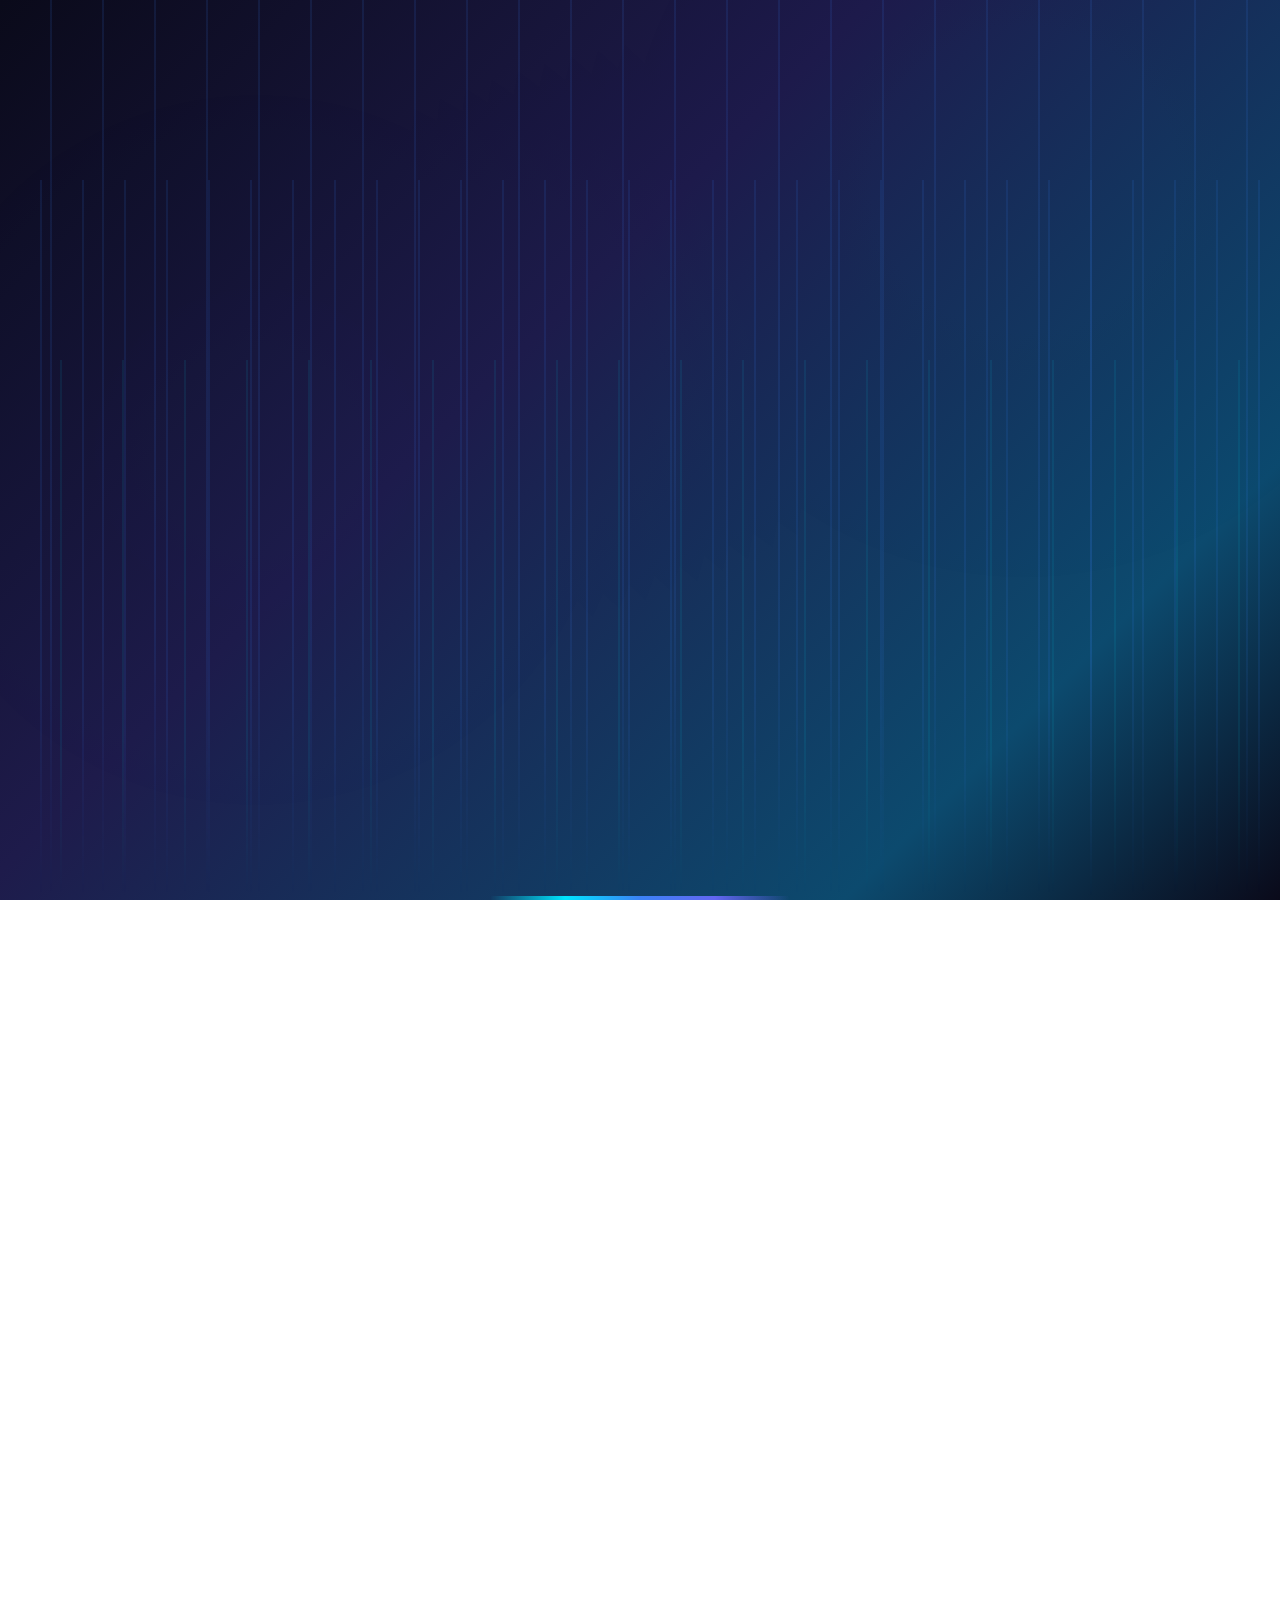
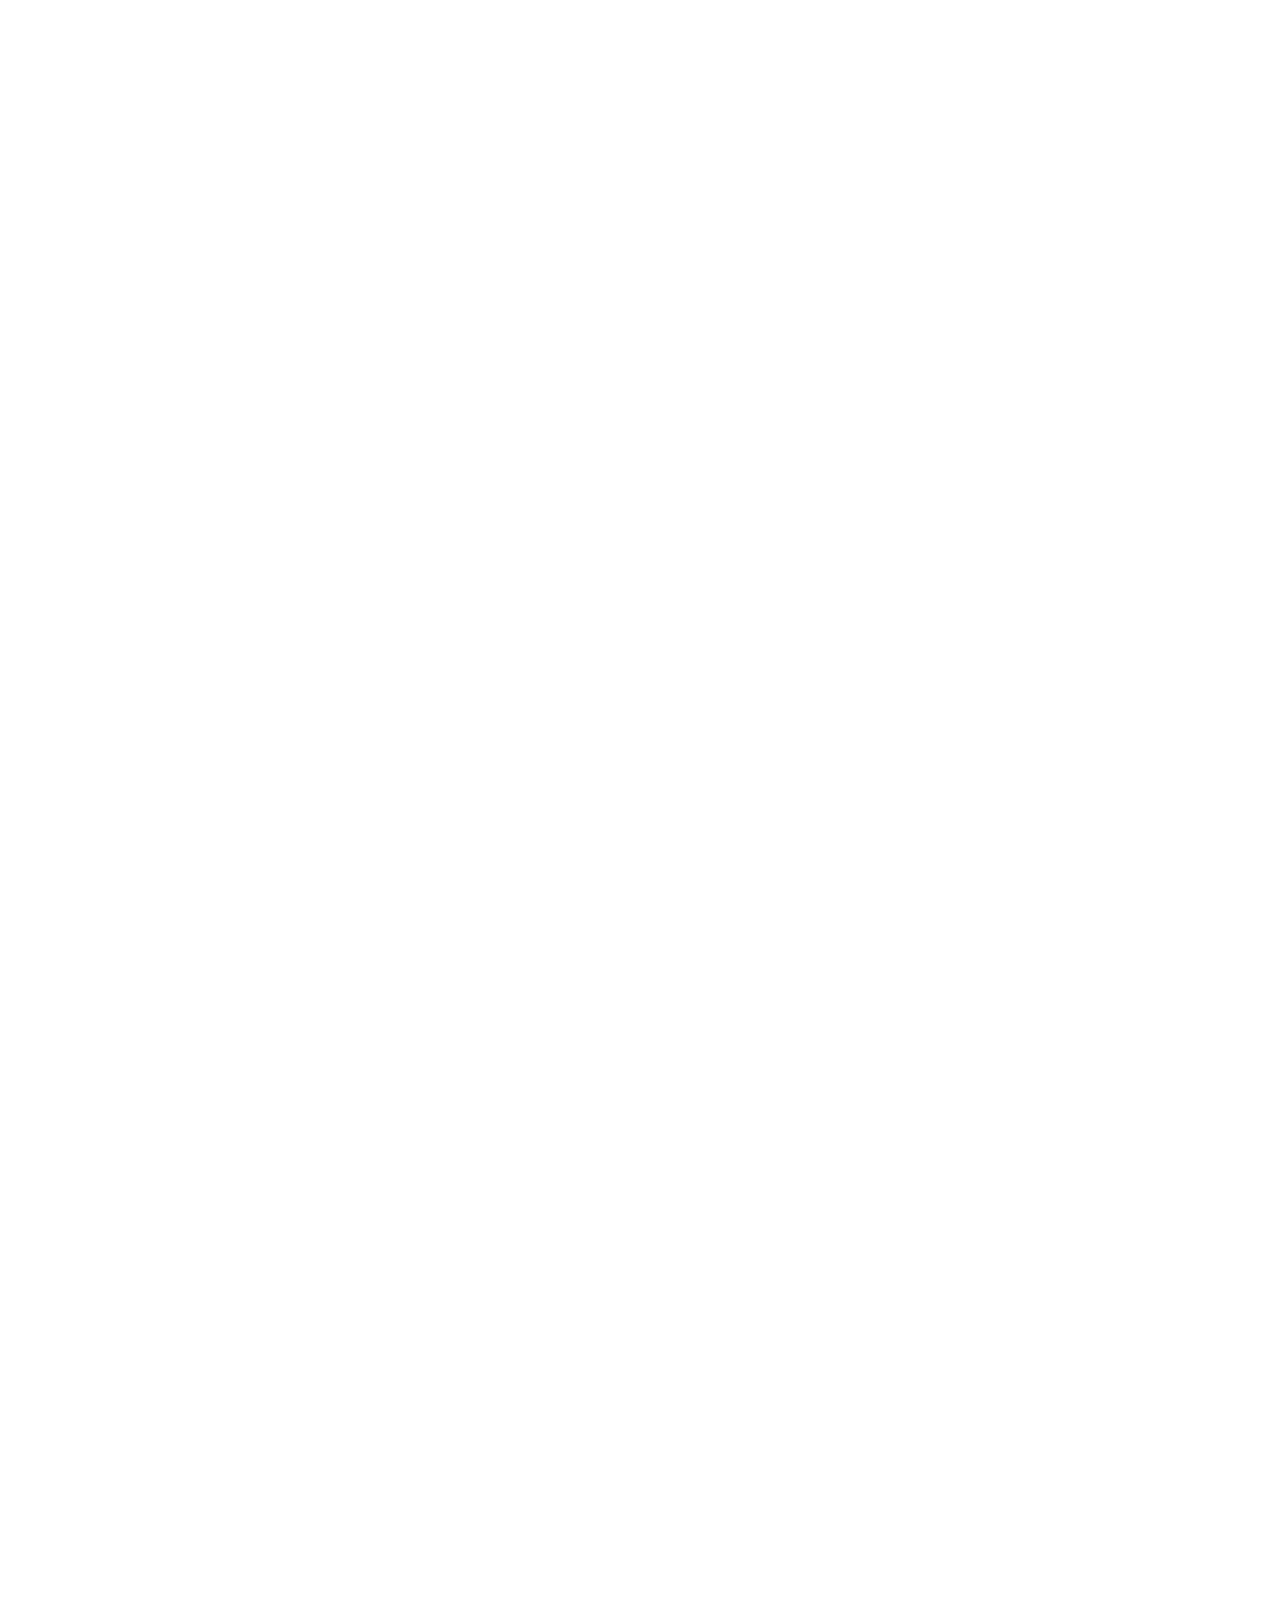
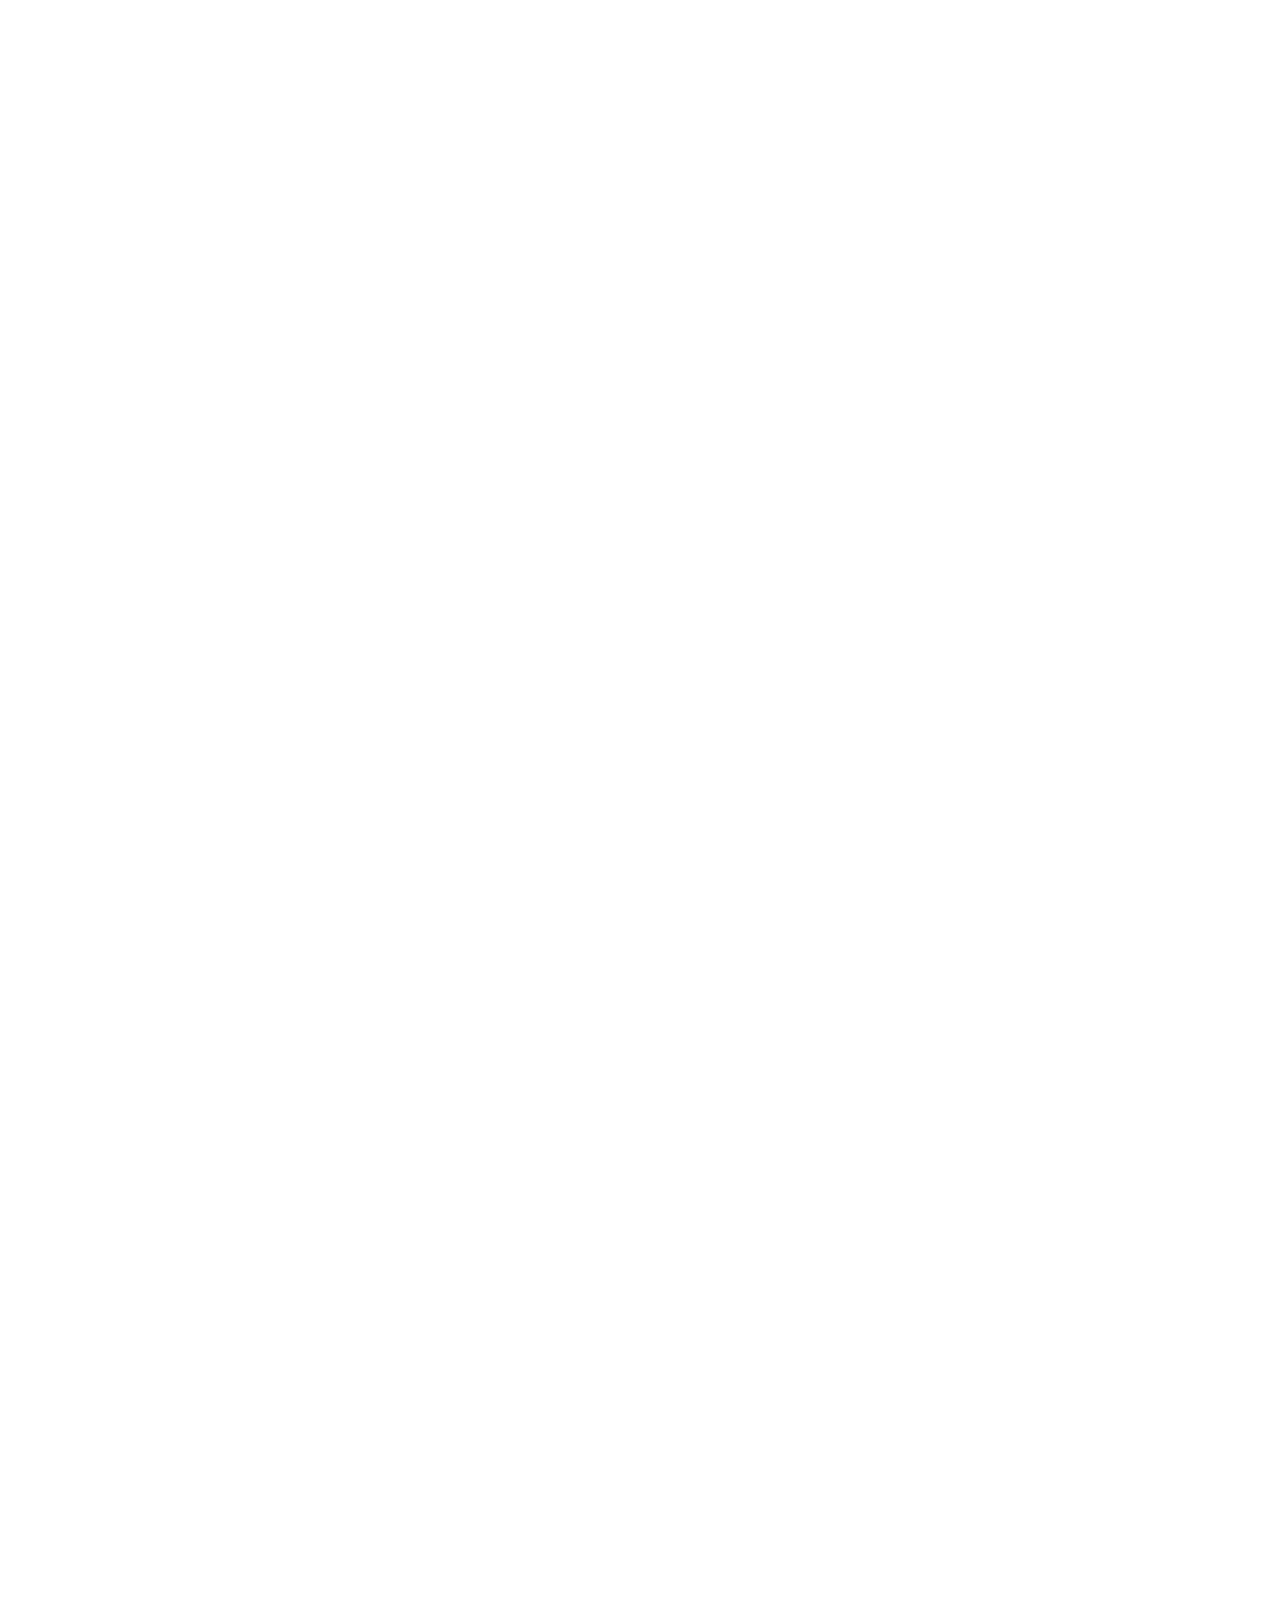
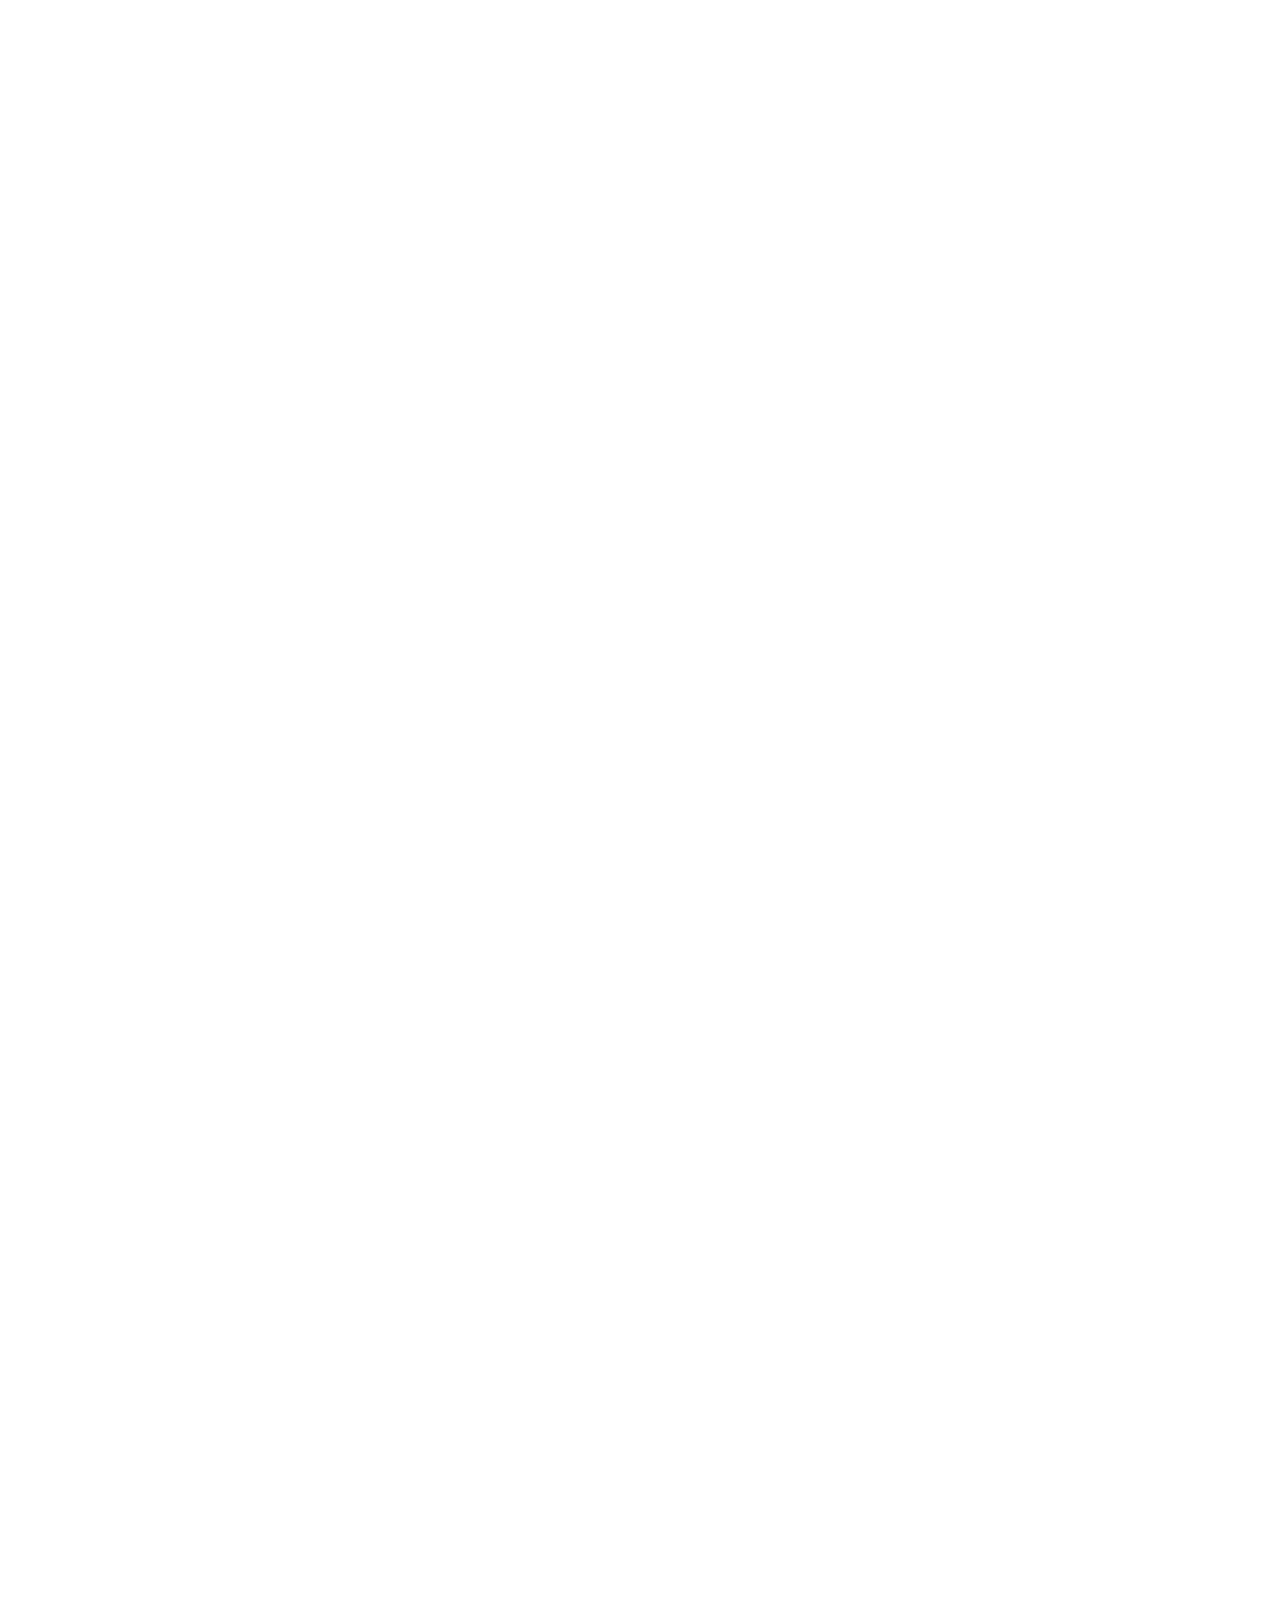
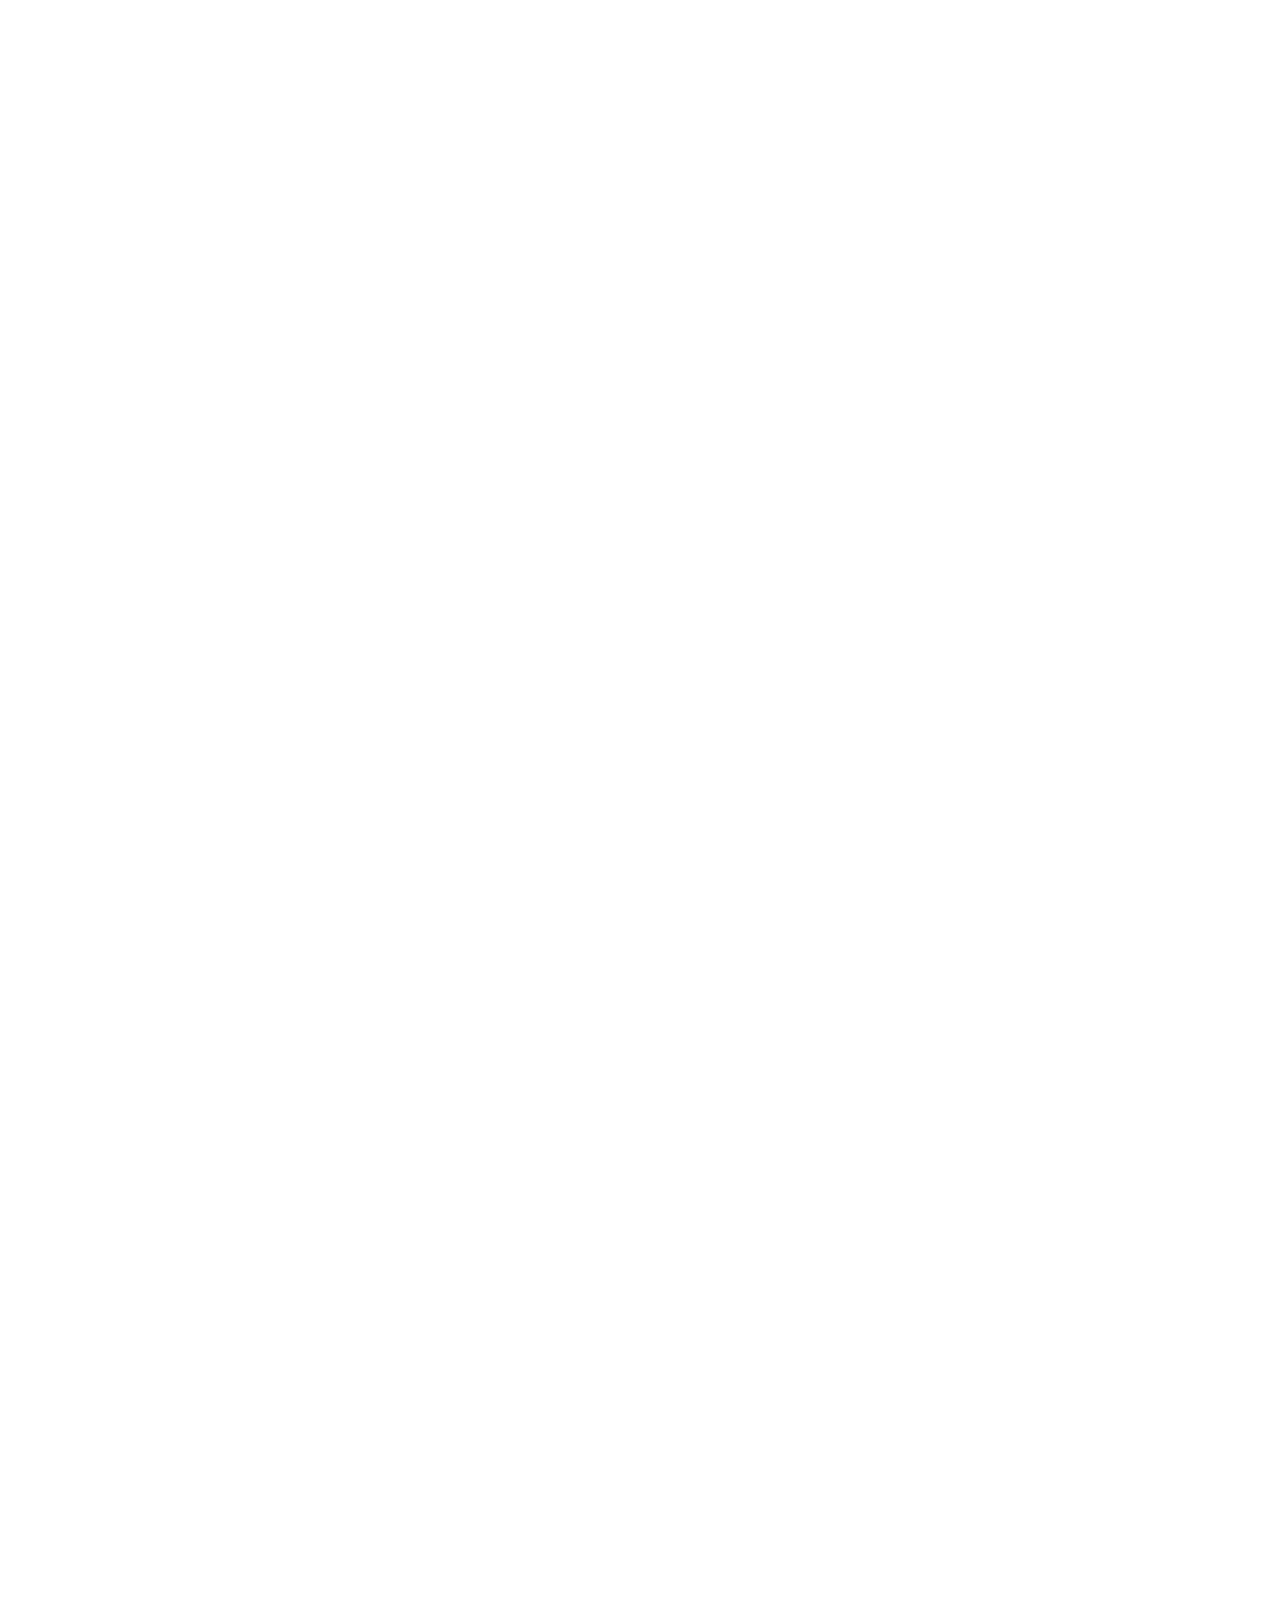
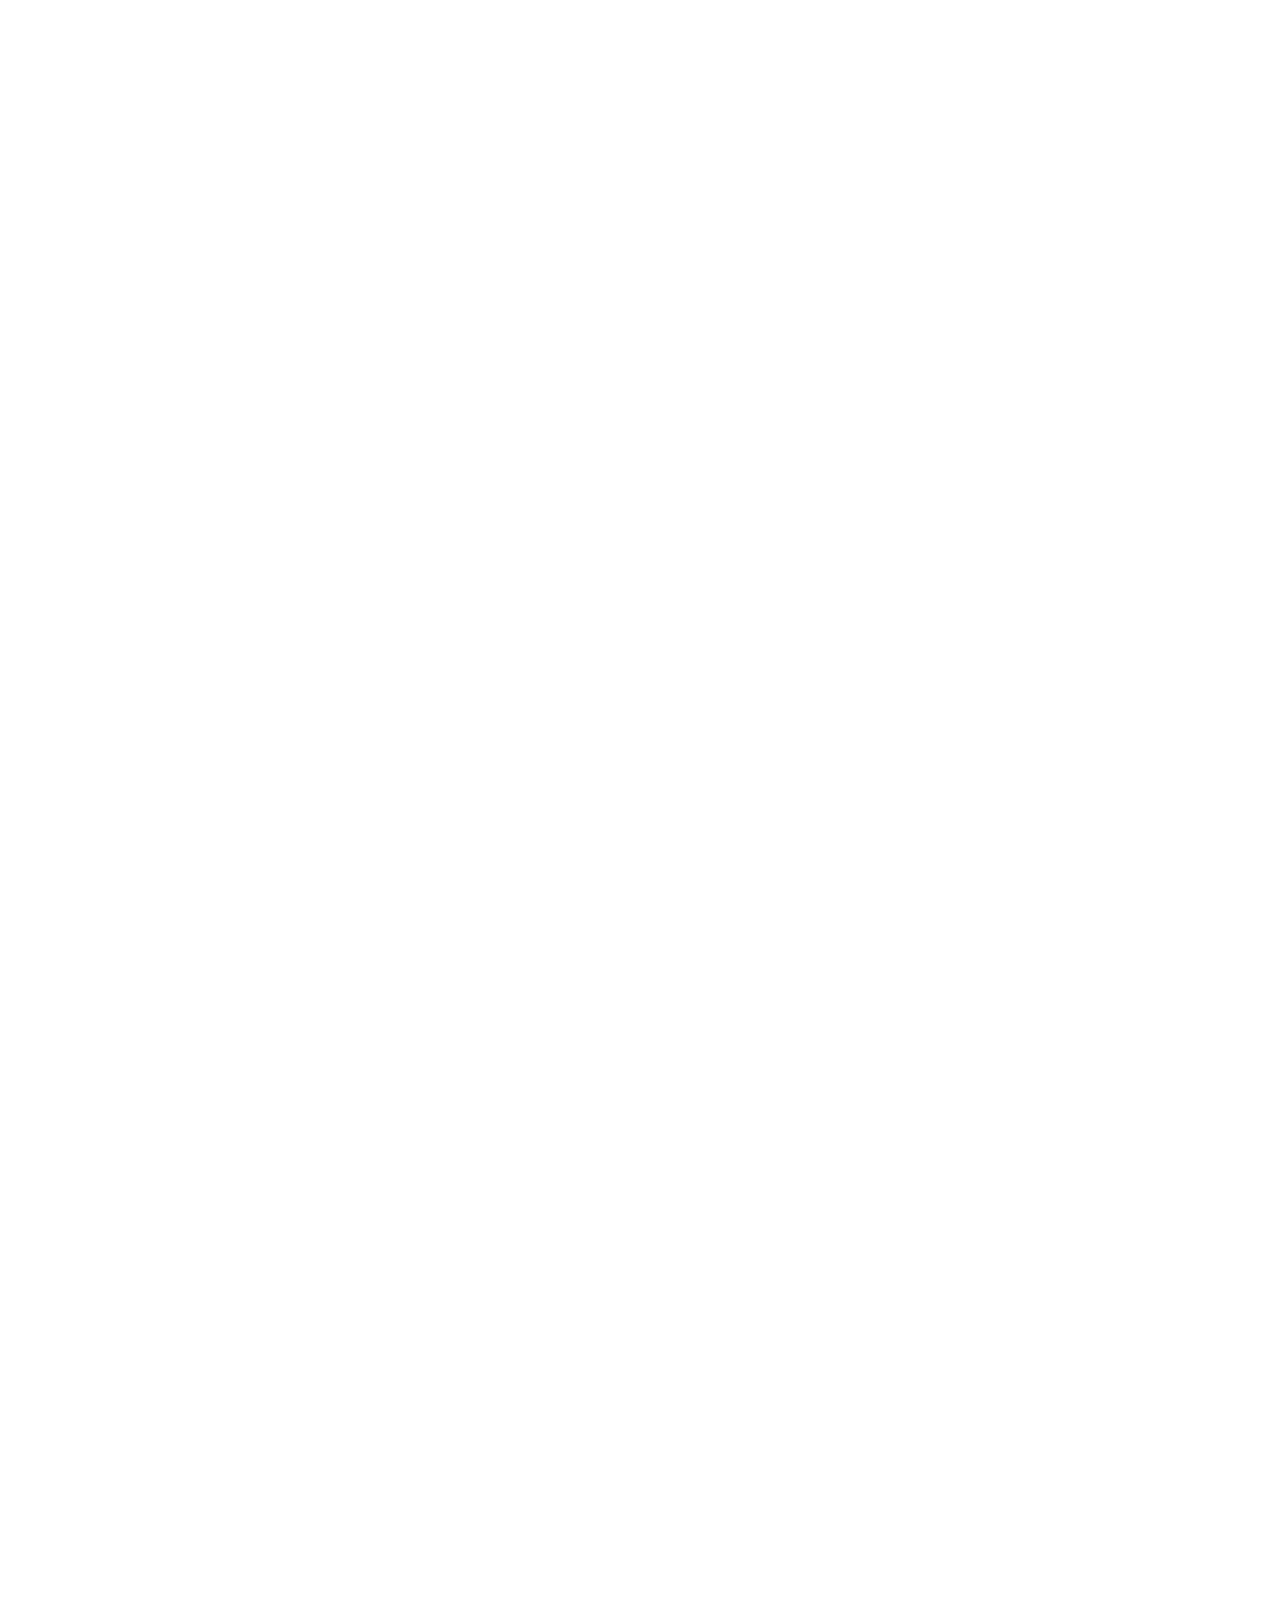
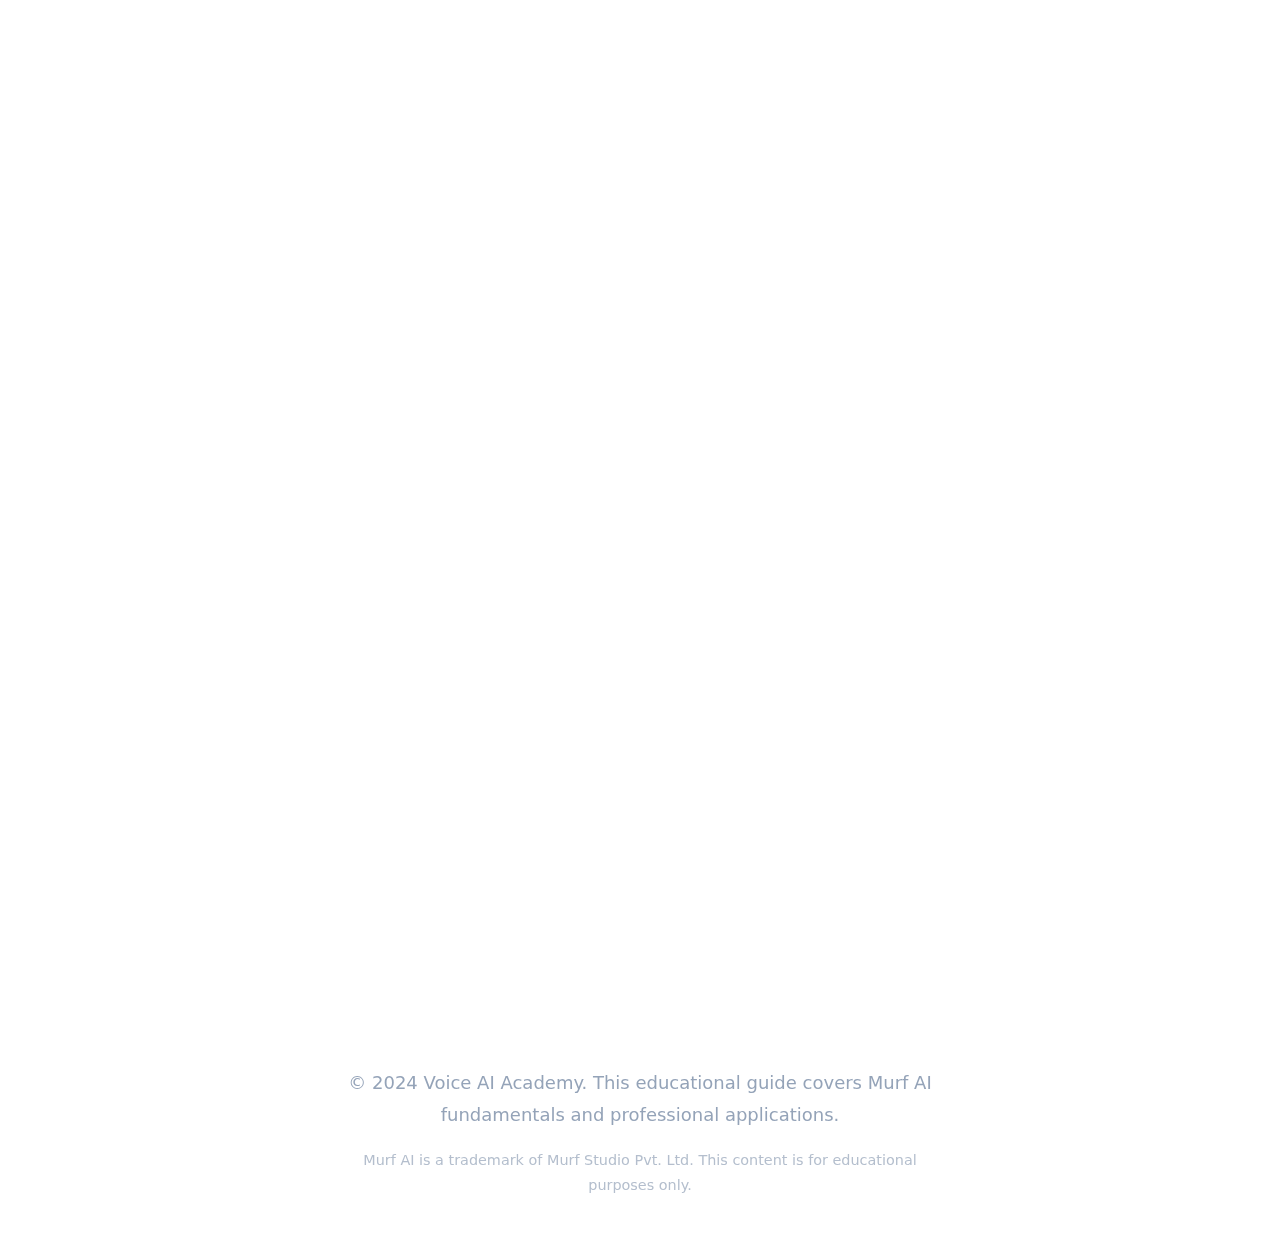
<file: Murfai.html>
<!DOCTYPE html>
<html lang="en">
<head>
    <meta charset="UTF-8">
    <meta name="viewport" content="width=device-width, initial-scale=1.0">
    <title>Murf AI: Complete Beginner Guide | AI Voice Generation & Text-to-Speech Mastery</title>
    <meta name="description" content="Complete beginner guide to Murf AI. Learn AI voice generation, text-to-speech applications, monetization strategies, and master professional voice synthesis from beginner to advanced.">
    <meta name="keywords" content="Murf AI, AI voice generator, text-to-speech, voice synthesis, AI audio, voice cloning, speech generation">
    <meta name="author" content="Voice AI Academy">
    <link rel="icon" href="data:image/svg+xml,<svg xmlns=%22http://www.w3.org/2000/svg%22 viewBox=%220 0 100 100%22><text y=%22.9em%22 font-size=%2290%22>🎙️</text></svg>">
    
    <style>
        /* ===== CSS RESET & BASE VARIABLES ===== */
        * {
            margin: 0;
            padding: 0;
            box-sizing: border-box;
        }

        :root {
            /* Audio/Voice Themed Color Palette */
            --bg-primary: #0a0a1a;
            --bg-secondary: #0f172a;
            --gradient-bg: linear-gradient(135deg, #0a0a1a 0%, #1e1b4b 40%, #0c4a6e 80%, #0a0a1a 100%);
            --card-bg: rgba(30, 41, 59, 0.88);
            --glass-border: rgba(255, 255, 255, 0.12);
            --glass-highlight: rgba(255, 255, 255, 0.08);
            
            /* Audio/Visual Accent Colors */
            --accent-cyan: #00e5ff;
            --accent-blue: #3b82f6;
            --accent-indigo: #6366f1;
            --wave-color: rgba(59, 130, 246, 0.3);
            
            /* Text Colors */
            --text-primary: #f8fafc;
            --text-secondary: #cbd5e1;
            --text-muted: #94a3b8;
            
            /* Audio-Inspired Effects */
            --shadow-glow-blue: 0 10px 40px rgba(59, 130, 246, 0.25);
            --shadow-glow-cyan: 0 10px 40px rgba(0, 229, 255, 0.2);
            --shadow-soft: 0 8px 32px rgba(0, 0, 0, 0.4);
            --border-radius: 24px;
            --transition-smooth: all 0.4s cubic-bezier(0.4, 0, 0.2, 1);
            
            /* Spacing */
            --section-spacing: 7rem;
            --card-spacing: 2rem;
        }

        /* ===== BASE STYLES ===== */
        html {
            scroll-behavior: smooth;
        }

        body {
            font-family: 'Inter', -apple-system, BlinkMacSystemFont, 'Segoe UI', system-ui, sans-serif;
            background: var(--gradient-bg);
            color: var(--text-primary);
            line-height: 1.7;
            min-height: 100vh;
            overflow-x: hidden;
            background-attachment: fixed;
            font-size: 16px;
        }

        /* ===== AUDIO WAVE BACKGROUND ===== */
        .audio-wave-bg {
            position: fixed;
            top: 0;
            left: 0;
            width: 100%;
            height: 100%;
            z-index: -2;
            overflow: hidden;
            pointer-events: none;
            opacity: 0.4;
        }

        .audio-wave {
            position: absolute;
            bottom: 0;
            left: 0;
            width: 200%;
            height: 100%;
            background: repeating-linear-gradient(
                90deg,
                transparent,
                transparent 50px,
                var(--wave-color) 50px,
                var(--wave-color) 52px
            );
            animation: wave-move 20s linear infinite;
            mask-image: linear-gradient(to top, transparent, black 30%);
        }

        .audio-wave:nth-child(2) {
            animation-delay: -5s;
            opacity: 0.3;
            height: 80%;
            background: repeating-linear-gradient(
                90deg,
                transparent,
                transparent 40px,
                var(--accent-blue) 40px,
                var(--accent-blue) 42px
            );
        }

        .audio-wave:nth-child(3) {
            animation-delay: -10s;
            opacity: 0.2;
            height: 60%;
            background: repeating-linear-gradient(
                90deg,
                transparent,
                transparent 60px,
                var(--accent-cyan) 60px,
                var(--accent-cyan) 62px
            );
        }

        @keyframes wave-move {
            0% { transform: translateX(0); }
            100% { transform: translateX(-50%); }
        }

        /* ===== AUDIO VISUALIZER OVERLAY ===== */
        .audio-visualizer {
            position: fixed;
            top: 0;
            left: 0;
            width: 100%;
            height: 100%;
            z-index: -1;
            pointer-events: none;
            opacity: 0.1;
            background-image: 
                radial-gradient(circle at 20% 50%, rgba(0, 229, 255, 0.1) 0%, transparent 50%),
                radial-gradient(circle at 80% 20%, rgba(59, 130, 246, 0.1) 0%, transparent 50%);
            animation: visualizer-pulse 8s ease-in-out infinite alternate;
        }

        @keyframes visualizer-pulse {
            0% { opacity: 0.08; }
            100% { opacity: 0.15; }
        }

        /* ===== MAIN CONTAINER ===== */
        .container {
            max-width: 1200px;
            margin: 0 auto;
            padding: 0 2.5rem;
            position: relative;
            z-index: 1;
        }

        /* ===== HERO SECTION ===== */
        .hero {
            min-height: 100vh;
            display: flex;
            flex-direction: column;
            justify-content: center;
            align-items: center;
            text-align: center;
            padding: 4rem 1rem;
            position: relative;
        }

        .hero::after {
            content: '';
            position: absolute;
            bottom: 0;
            left: 50%;
            transform: translateX(-50%);
            width: 300px;
            height: 4px;
            background: linear-gradient(90deg, 
                transparent, 
                var(--accent-cyan), 
                var(--accent-blue), 
                var(--accent-indigo), 
                transparent);
            border-radius: 2px;
            animation: frequency-scan 3s ease-in-out infinite;
        }

        @keyframes frequency-scan {
            0%, 100% { 
                width: 200px;
                opacity: 0.3;
            }
            50% { 
                width: 300px;
                opacity: 1;
            }
        }

        .hero h1 {
            font-size: clamp(3.5rem, 8vw, 5.5rem);
            font-weight: 900;
            line-height: 1.1;
            margin-bottom: 2rem;
            background: linear-gradient(135deg, var(--accent-cyan) 0%, var(--accent-blue) 50%, var(--accent-indigo) 100%);
            -webkit-background-clip: text;
            background-clip: text;
            color: transparent;
            text-shadow: 0 0 60px rgba(0, 229, 255, 0.3);
            animation: voice-glow 3s ease-in-out infinite alternate;
            opacity: 0;
            transform: translateY(40px);
            animation: fadeUp 1.2s ease 0.3s forwards;
        }

        @keyframes voice-glow {
            0% { 
                text-shadow: 0 0 40px rgba(0, 229, 255, 0.3),
                            0 0 80px rgba(59, 130, 246, 0.2);
            }
            100% { 
                text-shadow: 0 0 60px rgba(0, 229, 255, 0.5),
                            0 0 100px rgba(99, 102, 241, 0.3);
            }
        }

        .hero-tagline {
            font-size: clamp(1.3rem, 3vw, 1.8rem);
            color: var(--text-secondary);
            max-width: 900px;
            margin: 0 auto 4rem;
            font-weight: 300;
            letter-spacing: 0.5px;
            opacity: 0;
            transform: translateY(30px);
            animation: fadeUp 1.2s ease 0.6s forwards;
        }

        /* ===== VOICE WAVE INDICATOR ===== */
        .voice-wave {
            display: flex;
            align-items: center;
            justify-content: center;
            gap: 8px;
            height: 60px;
            margin-top: 2rem;
            opacity: 0;
            animation: fadeUp 1s ease 1s forwards;
        }

        .voice-bar {
            width: 6px;
            height: 20px;
            background: linear-gradient(to top, var(--accent-cyan), var(--accent-blue));
            border-radius: 3px;
            animation: voice-wave 1.5s ease-in-out infinite;
        }

        .voice-bar:nth-child(2) { animation-delay: 0.1s; }
        .voice-bar:nth-child(3) { animation-delay: 0.2s; }
        .voice-bar:nth-child(4) { animation-delay: 0.3s; }
        .voice-bar:nth-child(5) { animation-delay: 0.4s; }
        .voice-bar:nth-child(6) { animation-delay: 0.5s; }
        .voice-bar:nth-child(7) { animation-delay: 0.6s; }

        @keyframes voice-wave {
            0%, 100% { height: 20px; }
            50% { height: 60px; }
        }

        /* ===== SECTION STYLES ===== */
        section {
            margin-bottom: var(--section-spacing);
            opacity: 0;
            transform: translateY(50px);
            transition: opacity 0.8s ease, transform 0.8s ease;
        }

        section.animate-in {
            opacity: 1;
            transform: translateY(0);
        }

        /* ===== HEADINGS ===== */
        h2 {
            font-size: clamp(2.2rem, 5vw, 3.2rem);
            font-weight: 800;
            margin-bottom: 3.5rem;
            position: relative;
            display: inline-block;
            background: linear-gradient(90deg, var(--accent-cyan), var(--accent-blue));
            -webkit-background-clip: text;
            background-clip: text;
            color: transparent;
        }

        h2::after {
            content: '';
            position: absolute;
            bottom: -15px;
            left: 0;
            width: 80px;
            height: 4px;
            background: linear-gradient(90deg, var(--accent-cyan), var(--accent-blue));
            border-radius: 2px;
            animation: width-pulse 2s ease-in-out infinite alternate;
        }

        @keyframes width-pulse {
            0% { width: 60px; }
            100% { width: 80px; }
        }

        h3 {
            font-size: 1.6rem;
            font-weight: 700;
            margin: 2.5rem 0 1.5rem;
            color: var(--accent-cyan);
            position: relative;
            padding-left: 1.5rem;
        }

        h3::before {
            content: '▸';
            position: absolute;
            left: 0;
            color: var(--accent-cyan);
            font-size: 1.2rem;
            top: 0.1rem;
        }

        /* ===== GLASSMORPHISM CARDS ===== */
        .card {
            background: var(--card-bg);
            backdrop-filter: blur(20px);
            -webkit-backdrop-filter: blur(20px);
            border: 1px solid var(--glass-border);
            border-radius: var(--border-radius);
            padding: 3rem;
            margin-bottom: 2.5rem;
            box-shadow: var(--shadow-soft);
            transition: var(--transition-smooth);
            position: relative;
            overflow: hidden;
            opacity: 0;
            transform: translateX(-30px);
        }

        .card::before {
            content: '';
            position: absolute;
            top: 0;
            left: 0;
            right: 0;
            height: 1px;
            background: linear-gradient(90deg, transparent, var(--accent-cyan), transparent);
            opacity: 0;
            transition: opacity 0.3s ease;
        }

        .card:hover {
            transform: translateY(-8px);
            border-color: rgba(0, 229, 255, 0.3);
            box-shadow: var(--shadow-glow-cyan), var(--shadow-soft);
        }

        .card:hover::before {
            opacity: 1;
        }

        .card.animate-in {
            animation: slideIn 0.8s ease forwards;
        }

        @keyframes slideIn {
            to {
                opacity: 1;
                transform: translateX(0);
            }
        }

        /* ===== CONTENT STYLING ===== */
        p {
            color: var(--text-secondary);
            margin-bottom: 1.8rem;
            font-size: 1.125rem;
            line-height: 1.8;
        }

        .highlight {
            color: var(--accent-cyan);
            font-weight: 600;
        }

        .emphasis {
            color: var(--accent-blue);
            font-weight: 500;
        }

        ul, ol {
            padding-left: 2rem;
            margin-bottom: 2rem;
        }

        li {
            margin-bottom: 1rem;
            color: var(--text-secondary);
            font-size: 1.125rem;
            position: relative;
            padding-left: 1.8rem;
            line-height: 1.6;
        }

        li::before {
            content: '●';
            color: var(--accent-blue);
            position: absolute;
            left: 0;
            font-size: 0.8rem;
            top: 0.4rem;
            animation: pulse 2s infinite;
        }

        @keyframes pulse {
            0%, 100% { opacity: 1; }
            50% { opacity: 0.5; }
        }

        /* ===== VOICE TYPE BADGES ===== */
        .voice-badge {
            display: inline-flex;
            align-items: center;
            padding: 0.7rem 1.5rem;
            background: linear-gradient(90deg, 
                rgba(0, 229, 255, 0.15), 
                rgba(59, 130, 246, 0.15));
            color: var(--accent-cyan);
            border-radius: 50px;
            font-weight: 600;
            margin: 1.5rem 0 1rem;
            font-size: 0.95rem;
            border: 1px solid rgba(0, 229, 255, 0.2);
            letter-spacing: 0.5px;
            position: relative;
            overflow: hidden;
        }

        .voice-badge::before {
            content: '';
            position: absolute;
            top: 0;
            left: -100%;
            width: 100%;
            height: 100%;
            background: linear-gradient(90deg, 
                transparent, 
                rgba(255, 255, 255, 0.1), 
                transparent);
            transition: left 0.6s ease;
        }

        .voice-badge:hover::before {
            left: 100%;
        }

        /* ===== RESPONSIVE DESIGN ===== */
        @media (max-width: 1024px) {
            .container {
                padding: 0 2rem;
            }
            
            .hero h1 {
                font-size: clamp(3rem, 7vw, 4.5rem);
            }
            
            .card {
                padding: 2.5rem;
            }
        }

        @media (max-width: 768px) {
            :root {
                --section-spacing: 5rem;
            }
            
            .container {
                padding: 0 1.5rem;
            }
            
            .hero {
                min-height: 90vh;
                padding: 3rem 1rem;
            }
            
            .hero h1 {
                font-size: 2.8rem;
            }
            
            .hero-tagline {
                font-size: 1.4rem;
                margin-bottom: 3rem;
            }
            
            h2 {
                font-size: 2.4rem;
                margin-bottom: 2.5rem;
            }
            
            .card {
                padding: 2rem;
                margin-bottom: 2rem;
            }
            
            h3 {
                font-size: 1.4rem;
            }
            
            .voice-wave {
                height: 40px;
            }
            
            .voice-bar {
                width: 4px;
                height: 15px;
            }
        }

        @media (max-width: 480px) {
            .container {
                padding: 0 1.25rem;
            }
            
            .hero h1 {
                font-size: 2.4rem;
            }
            
            .hero-tagline {
                font-size: 1.2rem;
            }
            
            h2 {
                font-size: 2rem;
            }
            
            .card {
                padding: 1.75rem;
                border-radius: 20px;
            }
            
            h3 {
                font-size: 1.3rem;
                padding-left: 1.2rem;
            }
            
            p, li {
                font-size: 1rem;
            }
            
            .voice-badge {
                padding: 0.6rem 1.2rem;
                font-size: 0.9rem;
            }
        }

        /* ===== SCROLL INDICATOR ===== */
        .scroll-indicator {
            position: absolute;
            bottom: 3rem;
            left: 50%;
            transform: translateX(-50%);
            color: var(--text-muted);
            font-size: 0.9rem;
            text-transform: uppercase;
            letter-spacing: 3px;
            display: flex;
            flex-direction: column;
            align-items: center;
            gap: 1rem;
            opacity: 0;
            animation: fadeUp 1s ease 1.2s forwards;
        }

        .scroll-indicator::after {
            content: '';
            width: 2px;
            height: 50px;
            background: linear-gradient(to bottom, var(--accent-cyan), var(--accent-blue), transparent);
            animation: scroll-bounce 2s infinite;
        }

        @keyframes scroll-bounce {
            0%, 100% { transform: translateY(0); opacity: 0.5; }
            50% { transform: translateY(15px); opacity: 1; }
        }

        /* ===== ANIMATION UTILITIES ===== */
        @keyframes fadeUp {
            to {
                opacity: 1;
                transform: translateY(0);
            }
        }

        /* ===== FOOTER ===== */
        footer {
            text-align: center;
            padding: 5rem 0 3rem;
            color: var(--text-muted);
            border-top: 1px solid rgba(255, 255, 255, 0.05);
            margin-top: 4rem;
            font-size: 0.95rem;
            line-height: 1.6;
        }

        footer p {
            max-width: 600px;
            margin: 0 auto;
            color: var(--text-muted);
        }

        /* ===== REDUCED MOTION SUPPORT ===== */
        @media (prefers-reduced-motion: reduce) {
            *,
            *::before,
            *::after {
                animation-duration: 0.01ms !important;
                animation-iteration-count: 1 !important;
                transition-duration: 0.01ms !important;
            }
            
            html {
                scroll-behavior: auto;
            }
            
            .audio-wave,
            .voice-bar,
            .voice-badge::before {
                animation: none !important;
            }
        }
    </style>
</head>
<body>
    <!-- Audio Visual Background Elements -->
    <div class="audio-wave-bg">
        <div class="audio-wave"></div>
        <div class="audio-wave"></div>
        <div class="audio-wave"></div>
    </div>
    <div class="audio-visualizer"></div>

    <div class="container">
        <!-- Hero Section -->
        <header class="hero">
            <h1>Murf AI: Complete Beginner Guide</h1>
            <p class="hero-tagline">Master professional AI voice generation, text-to-speech technology, and voice synthesis applications for content creation and business solutions</p>
            
            <div class="voice-wave">
                <div class="voice-bar"></div>
                <div class="voice-bar"></div>
                <div class="voice-bar"></div>
                <div class="voice-bar"></div>
                <div class="voice-bar"></div>
                <div class="voice-bar"></div>
                <div class="voice-bar"></div>
            </div>
            
            <div class="scroll-indicator">Explore Guide</div>
        </header>

        <main>
            <!-- Section 1: Introduction -->
            <section id="introduction">
                <h2>Introduction to Murf AI</h2>
                <div class="card">
                    <p><span class="highlight">Murf AI</span> is an advanced artificial intelligence platform specializing in professional-grade voice synthesis and text-to-speech technology. Designed for content creators, businesses, educators, and developers, Murf transforms written text into natural-sounding human-like speech across multiple languages, accents, and voice styles.</p>
                    <p>The platform stands out for its exceptional voice quality, emotional range capabilities, and extensive customization options. Unlike basic text-to-speech systems, Murf AI offers studio-quality voice generation suitable for commercial applications, including podcasts, videos, e-learning content, and professional presentations.</p>
                    <p>With its intuitive interface and powerful AI algorithms, Murf AI democratizes access to professional voiceover capabilities, eliminating the need for expensive recording equipment, voice actors, or technical expertise in audio production.</p>
                </div>
            </section>

            <!-- Section 2: How to Use -->
            <section id="how-to-use">
                <h2>How to Use Murf AI</h2>
                <div class="card">
                    <h3>Platform Access & Setup</h3>
                    <p>Begin by creating an account on the Murf AI platform. Choose between free trial options or professional subscription plans based on your usage needs. Familiarize yourself with the dashboard interface and available voice libraries.</p>
                    
                    <h3>Basic Voice Generation Process</h3>
                    <ul>
                        <li>Input or paste your text into the script editor</li>
                        <li>Select from 120+ voices across 20+ languages</li>
                        <li>Adjust voice parameters: speed, pitch, and emphasis</li>
                        <li>Preview the generated speech in real-time</li>
                        <li>Export in your preferred audio format (MP3, WAV, etc.)</li>
                    </ul>
                    
                    <h3>Advanced Customization Features</h3>
                    <ul>
                        <li>Emotion and tone adjustment for natural delivery</li>
                        <li>Pronunciation editor for technical terms or names</li>
                        <li>Pause and emphasis controls for dramatic effect</li>
                        <li>Multi-voice conversations and dialogues</li>
                        <li>Background music and audio effects integration</li>
                    </ul>
                    
                    <h3>Workflow Integration</h3>
                    <p>Murf AI integrates with popular platforms like Google Slides, Canva, and video editing software. Use the API for automated voice generation in custom applications or leverage the Chrome extension for browser-based text-to-speech conversion.</p>
                </div>
            </section>

            <!-- Section 3: Applications -->
            <section id="applications">
                <h2>Applications You Can Develop Using Murf AI</h2>
                <div class="card">
                    <h3>Content Creation & Media</h3>
                    <ul>
                        <li>Professional podcast production and narration</li>
                        <li>YouTube video voiceovers and explanations</li>
                        <li>Audiobook creation and narration services</li>
                        <li>Corporate training and e-learning modules</li>
                        <li>Social media video content and advertisements</li>
                    </ul>
                    
                    <h3>Business & Commercial Solutions</h3>
                    <ul>
                        <li>IVR (Interactive Voice Response) systems</li>
                        <li>Customer service and support voice assistants</li>
                        <li>Product demonstration and explainer videos</li>
                        <li>Multilingual marketing and advertising campaigns</li>
                        <li>Accessibility solutions for visually impaired users</li>
                    </ul>
                    
                    <h3>Educational Technology</h3>
                    <ul>
                        <li>Language learning applications with native pronunciation</li>
                        <li>Educational video content with consistent narration</li>
                        <li>Text-to-speech readers for academic materials</li>
                        <li>Interactive learning modules with voice feedback</li>
                        <li>Special needs education tools</li>
                    </ul>
                    
                    <h3>Developer Applications</h3>
                    <ul>
                        <li>Voice-enabled applications and games</li>
                        <li>AI chatbot integration with voice output</li>
                        <li>Real-time translation services with voice</li>
                        <li>Accessibility plugins and browser extensions</li>
                        <li>Custom voice solutions for specific industries</li>
                    </ul>
                </div>
            </section>

            <!-- Section 4: Make Money -->
            <section id="make-money">
                <h2>How to Make Money with Murf AI</h2>
                <div class="card">
                    <div class="voice-badge">Voiceover Services</div>
                    <ul>
                        <li>Offer professional voiceover services for content creators</li>
                        <li>Create audiobook narration for authors and publishers</li>
                        <li>Provide podcast intros, outros, and sponsorship reads</li>
                        <li>Develop corporate training and e-learning narration</li>
                        <li>Create voice ads for radio and digital platforms</li>
                    </ul>
                    
                    <div class="voice-badge">Content Production</div>
                    <ul>
                        <li>Start a YouTube channel with AI-narrated content</li>
                        <li>Create and sell educational courses with professional narration</li>
                        <li>Develop language learning materials with native voices</li>
                        <li>Produce guided meditation and relaxation audio</li>
                        <li>Create children's storytelling audio content</li>
                    </ul>
                    
                    <div class="voice-badge">Agency Services</div>
                    <ul>
                        <li>Launch a voice content creation agency</li>
                        <li>Provide Murf AI consulting and training services</li>
                        <li>Develop custom voice solutions for businesses</li>
                        <li>Offer localization and multilingual voice services</li>
                        <li>Create subscription-based voice content packages</li>
                    </ul>
                    
                    <div class="voice-badge">Digital Products</div>
                    <ul>
                        <li>Create and sell Murf AI template packs</li>
                        <li>Develop voice style guides and best practices courses</li>
                        <li>Sell custom voice presets for specific industries</li>
                        <li>Create integration tools and workflow automations</li>
                        <li>Develop plugins and extensions for Murf AI</li>
                    </ul>
                </div>
            </section>

            <!-- Section 5: Learning Guide -->
            <section id="learning-guide">
                <h2>Murf AI Learning Guide (Beginner to Advanced)</h2>
                <div class="card">
                    <div class="voice-badge">Beginner Level: Voice Fundamentals</div>
                    <h3>Essential Skills</h3>
                    <ul>
                        <li>Understanding basic text-to-speech conversion</li>
                        <li>Navigating the Murf AI interface and voice library</li>
                        <li>Basic voice parameter adjustments (speed, pitch)</li>
                        <li>Simple script formatting for natural delivery</li>
                        <li>Exporting and basic audio file management</li>
                    </ul>
                    
                    <div class="voice-badge">Intermediate Level: Professional Applications</div>
                    <h3>Advanced Techniques</h3>
                    <ul>
                        <li>Mastering emotion and tone control in voice generation</li>
                        <li>Creating multi-voice conversations and dialogues</li>
                        <li>Advanced pronunciation and emphasis control</li>
                        <li>Integrating background music and sound effects</li>
                        <li>API integration for automated workflows</li>
                    </ul>
                    
                    <div class="voice-badge">Advanced Level: Expert Mastery</div>
                    <h3>Professional Applications</h3>
                    <ul>
                        <li>Developing custom voice solutions for specific industries</li>
                        <li>Creating voice brand consistency across organizations</li>
                        <li>Teaching and consulting on voice AI implementation</li>
                        <li>Developing proprietary voice synthesis workflows</li>
                        <li>Contributing to voice technology innovation</li>
                    </ul>
                </div>
            </section>

            <!-- Section 6: Advantages -->
            <section id="advantages">
                <h2>Advantages of Murf AI</h2>
                <div class="card">
                    <ul>
                        <li><span class="highlight">Studio-Quality Voices:</span> 120+ natural-sounding voices across 20+ languages</li>
                        <li><span class="highlight">Emotional Range:</span> Ability to convey different emotions and tones</li>
                        <li><span class="highlight">Customization Control:</span> Granular control over speed, pitch, and emphasis</li>
                        <li><span class="highlight">Commercial Licensing:</span> Clear rights for commercial use and monetization</li>
                        <li><span class="highlight">User-Friendly Interface:</span> Intuitive platform requiring no technical expertise</li>
                        <li><span class="highlight">Fast Processing:</span> Rapid voice generation with minimal waiting time</li>
                        <li><span class="highlight">Multi-Platform Support:</span> Web application, API access, and integrations</li>
                        <li><span class="highlight">Cost-Effective:</span> Eliminates need for expensive voice actors and studios</li>
                        <li><span class="highlight">Scalability:</span> Easily scale voice production for large projects</li>
                        <li><span class="highlight">Continuous Updates:</span> Regular addition of new voices and features</li>
                    </ul>
                </div>
            </section>

            <!-- Section 7: Future -->
            <section id="future">
                <h2>Future of Murf AI</h2>
                <div class="card">
                    <p>The evolution of Murf AI points toward increasingly sophisticated voice synthesis capabilities and broader applications in various industries. Future developments are expected to focus on:</p>
                    
                    <h3>Technical Advancements</h3>
                    <ul>
                        <li>Even more natural and expressive voice synthesis</li>
                        <li>Real-time voice generation and modification</li>
                        <li>Improved emotion detection and expression</li>
                        <li>Advanced voice cloning with minimal samples</li>
                        <li>Multi-lingual code-switching within single sentences</li>
                    </ul>
                    
                    <h3>Industry Applications</h3>
                    <ul>
                        <li>Personalized voice assistants for individuals and businesses</li>
                        <li>Interactive voice content for gaming and entertainment</li>
                        <li>Real-time translation with natural voice preservation</li>
                        <li>Voice preservation for individuals with degenerative conditions</li>
                        <li>AI-powered voice therapy and speech pathology tools</li>
                    </ul>
                    
                    <h3>Creative Evolution</h3>
                    <ul>
                        <li>Democratization of professional voice production</li>
                        <li>New forms of audio-based content and entertainment</li>
                        <li>Voice-based branding and identity development</li>
                        <li>Interactive educational content with responsive narration</li>
                        <li>Emergence of voice-first content creation platforms</li>
                    </ul>
                    
                    <p>As voice AI technology continues to advance, Murf AI is positioned to play a central role in transforming how we create, consume, and interact with audio content across personal, professional, and commercial contexts.</p>
                </div>
            </section>
        </main>

        <footer>
            <p>© 2024 Voice AI Academy. This educational guide covers Murf AI fundamentals and professional applications.</p>
            <p style="margin-top: 1rem; font-size: 0.9rem; opacity: 0.7;">Murf AI is a trademark of Murf Studio Pvt. Ltd. This content is for educational purposes only.</p>
        </footer>
    </div>

    <!-- CSS Scroll Animation Implementation -->
    <style>
        /* Progressive enhancement for scroll animations */
        @media (prefers-reduced-motion: no-preference) {
            /* Simple scroll animation using CSS @keyframes and @scroll-timeline */
            @keyframes sectionReveal {
                from {
                    opacity: 0;
                    transform: translateY(50px);
                }
                to {
                    opacity: 1;
                    transform: translateY(0);
                }
            }
            
            section {
                animation: sectionReveal linear;
                animation-timeline: view();
                animation-range: entry 0% cover 30%;
            }
            
            .card {
                animation: slideIn linear;
                animation-timeline: view();
                animation-range: entry 10% cover 25%;
            }
        }
    </style>
</body>
</html>
</file>
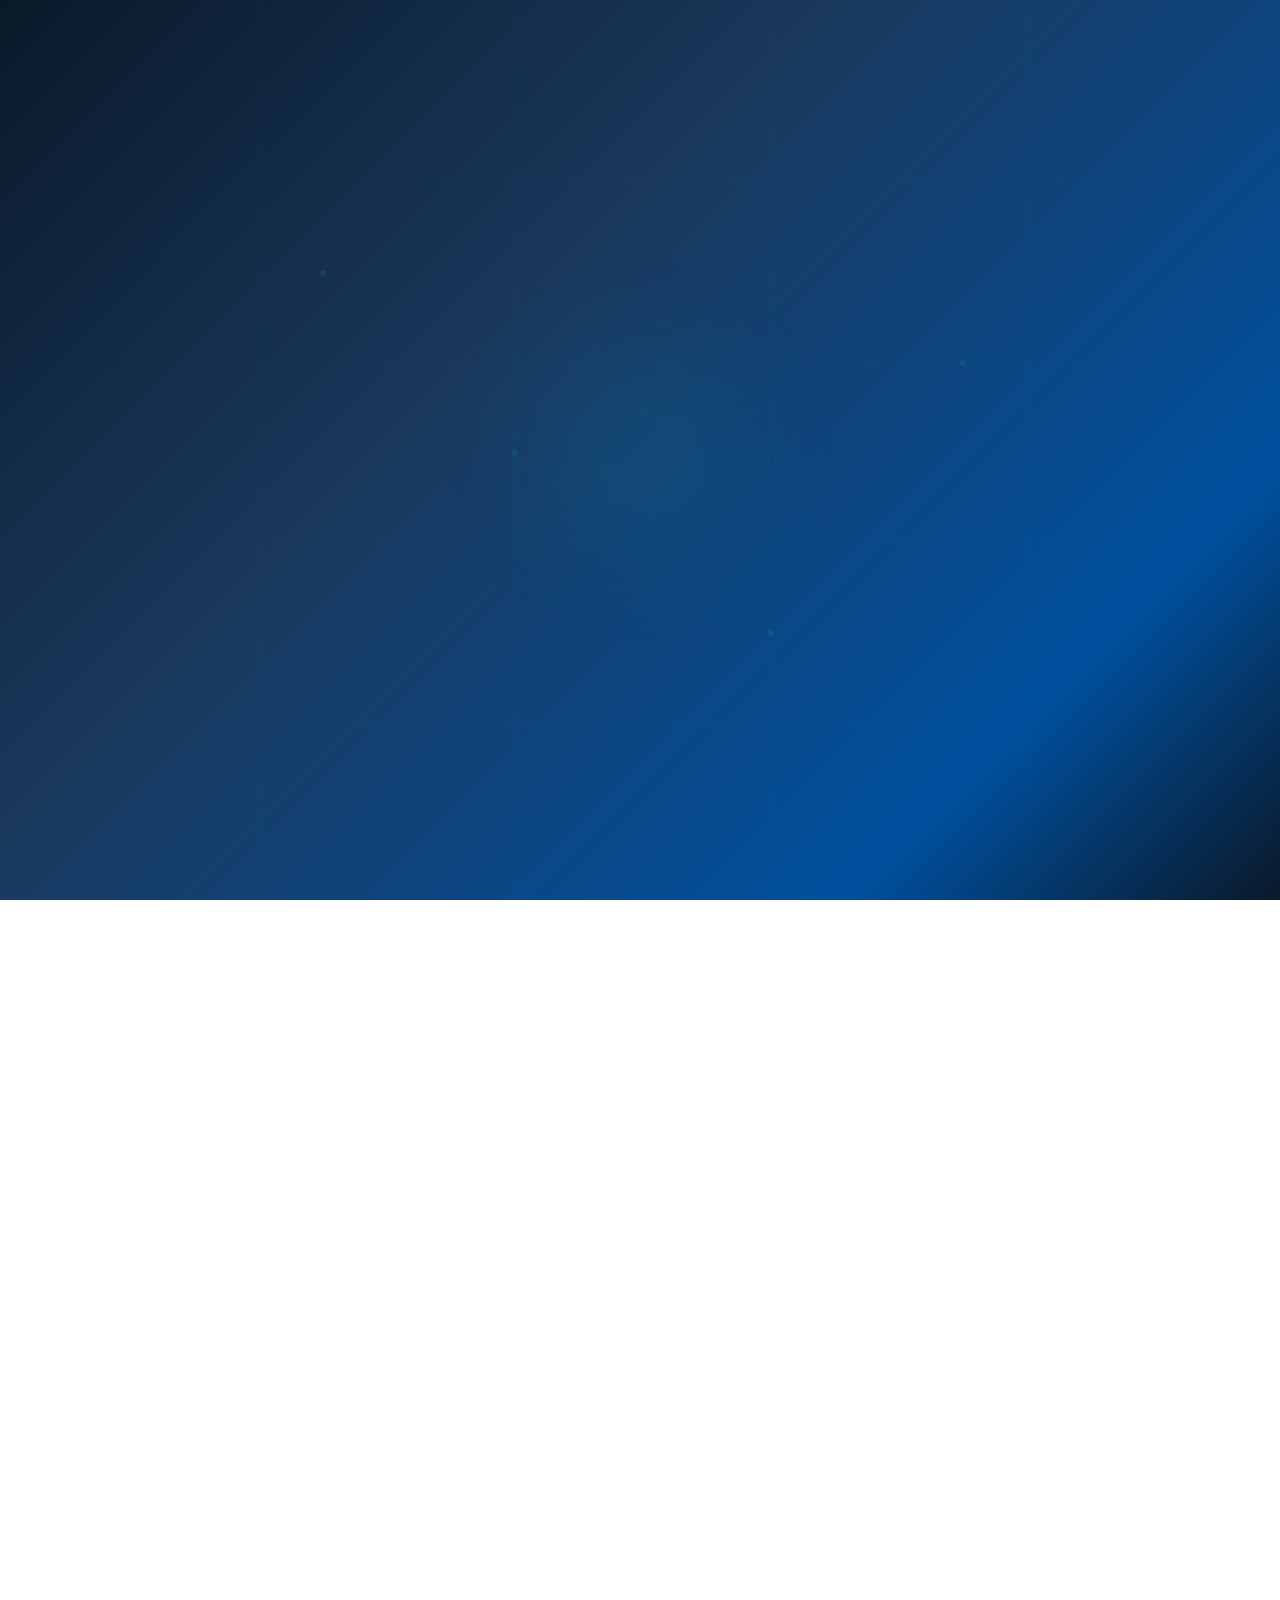
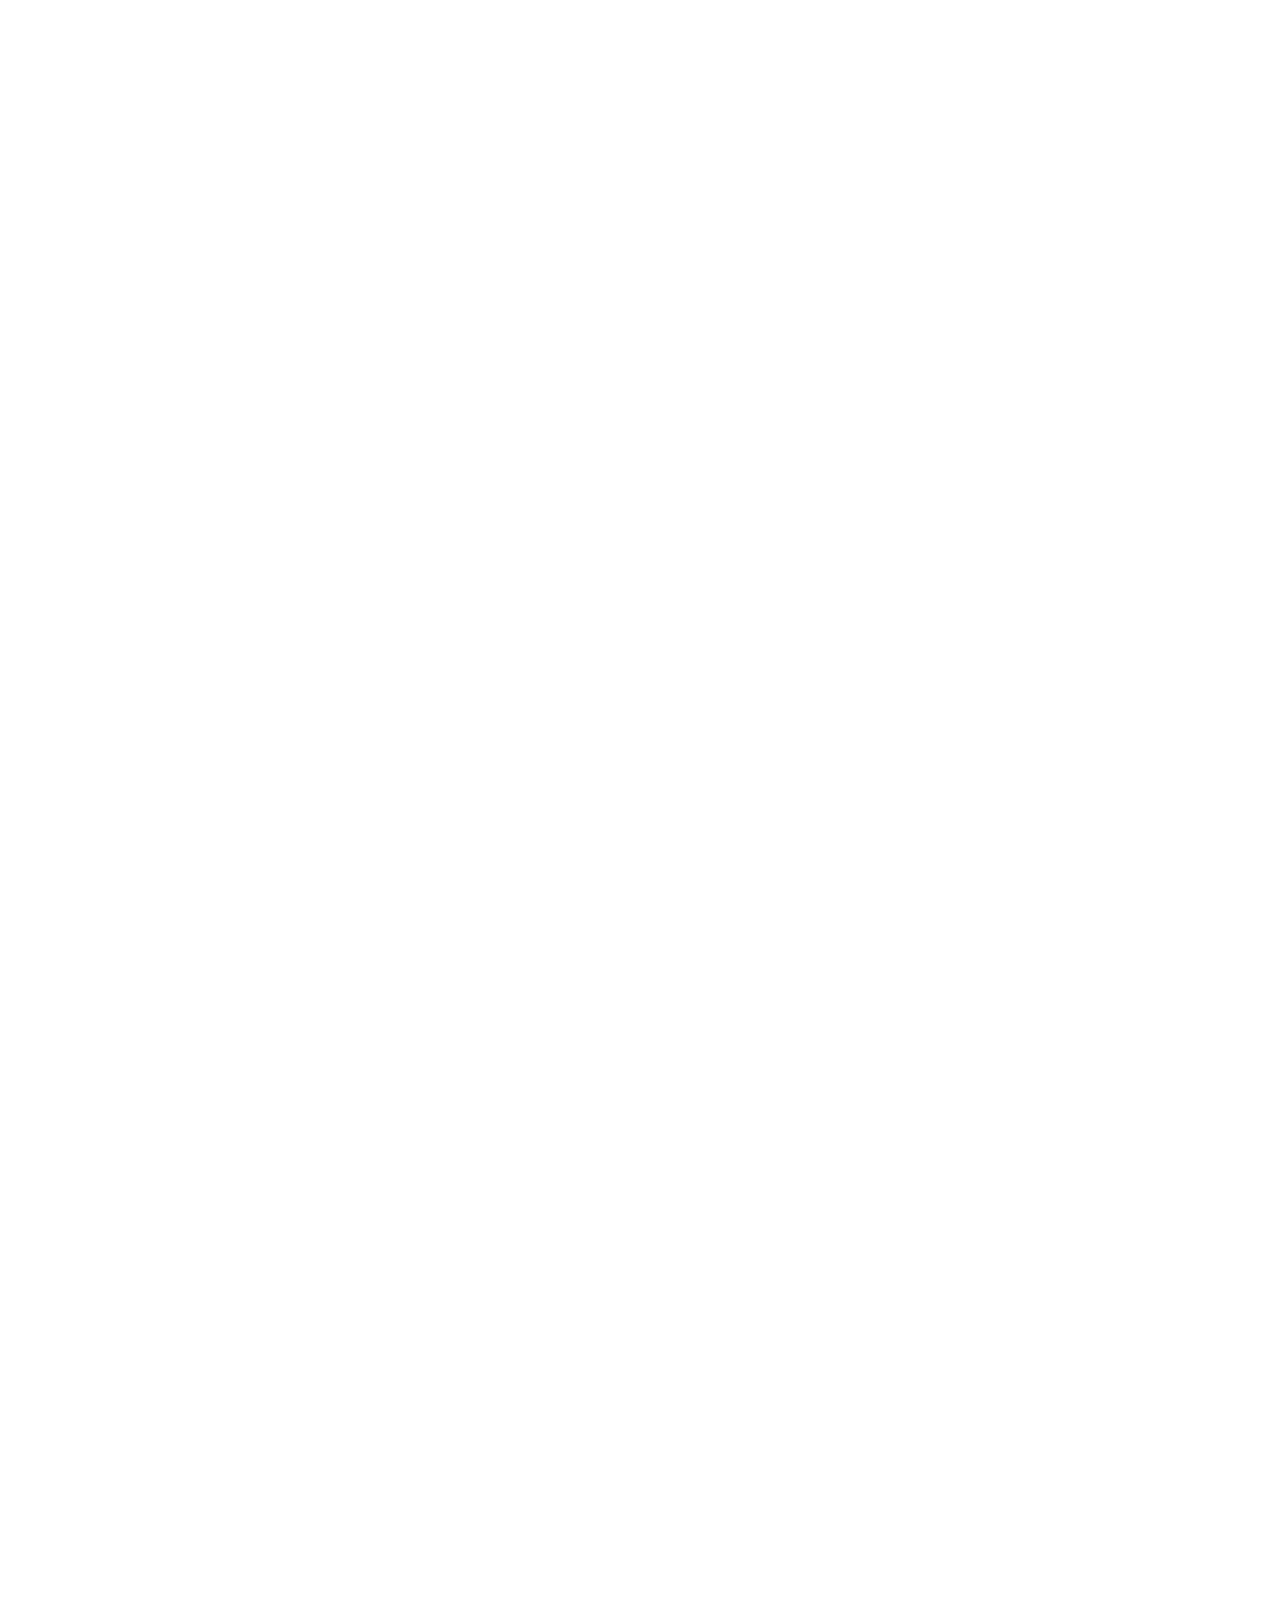
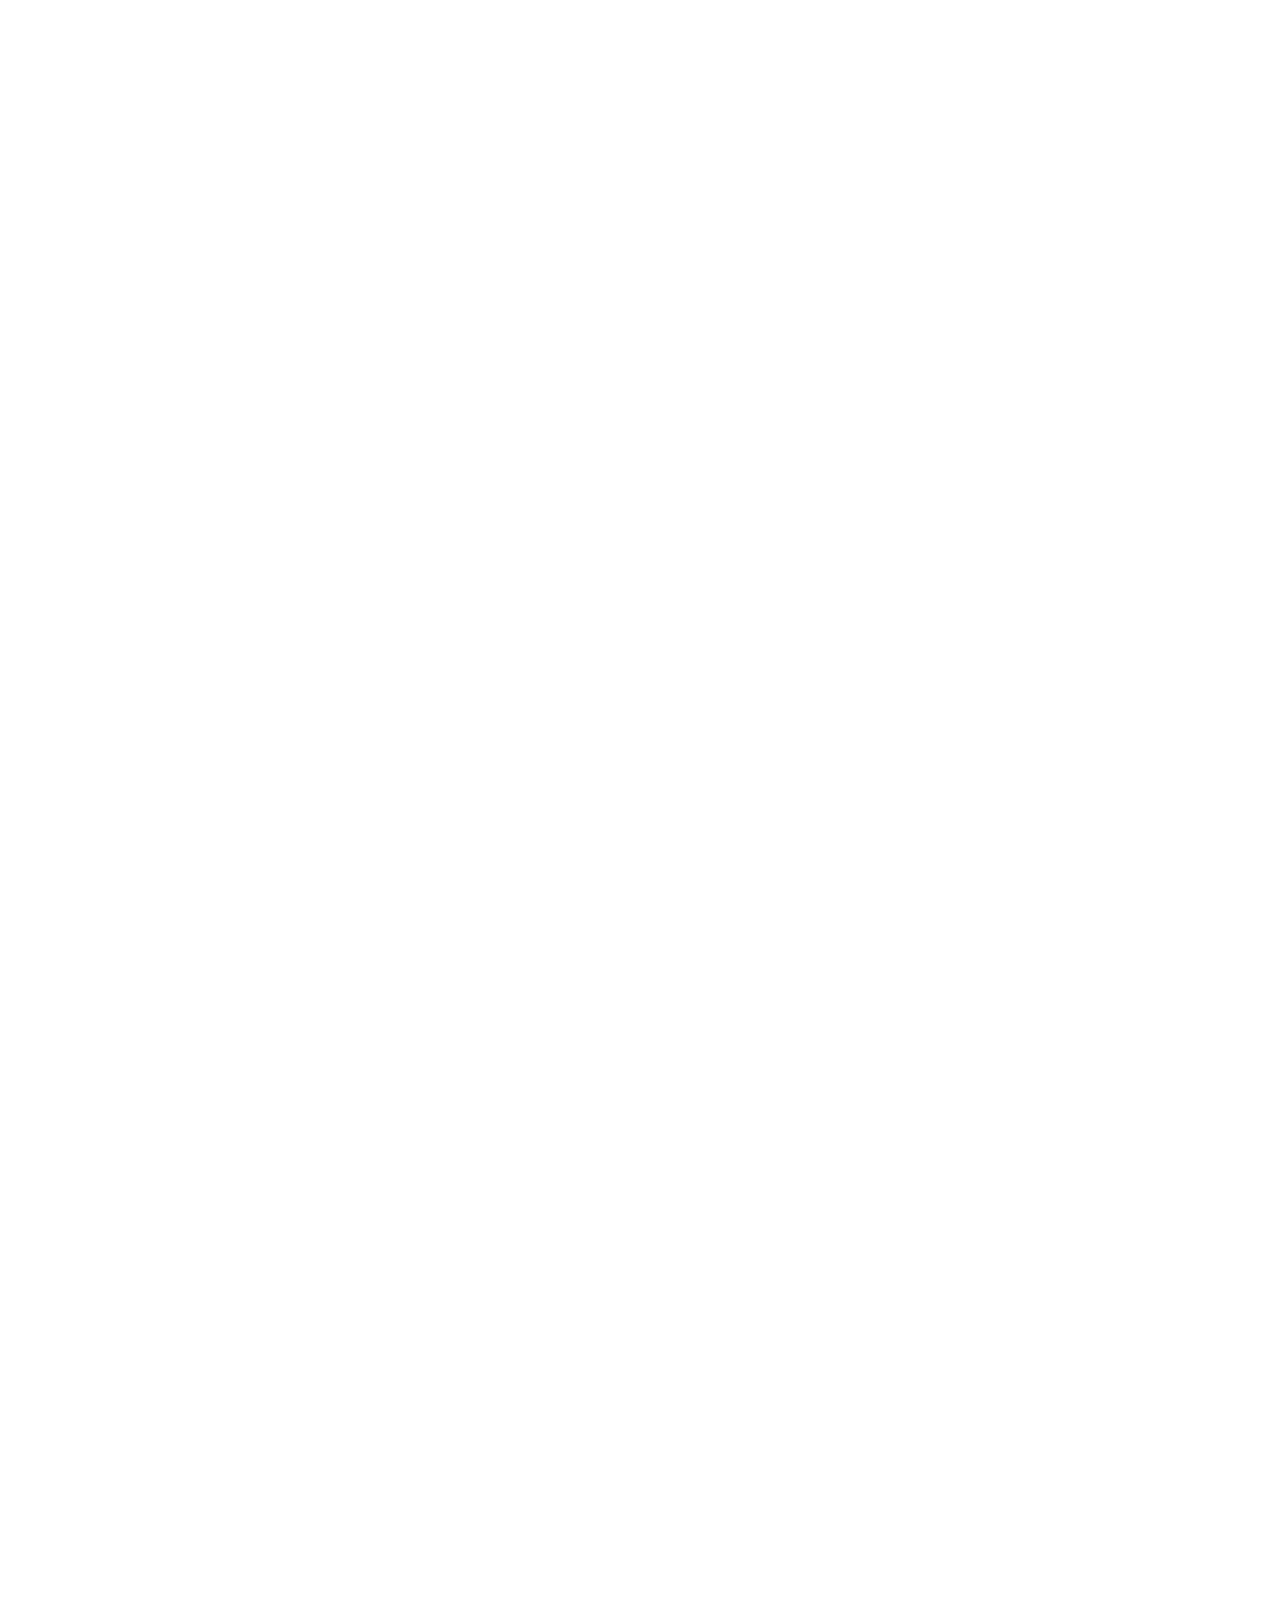
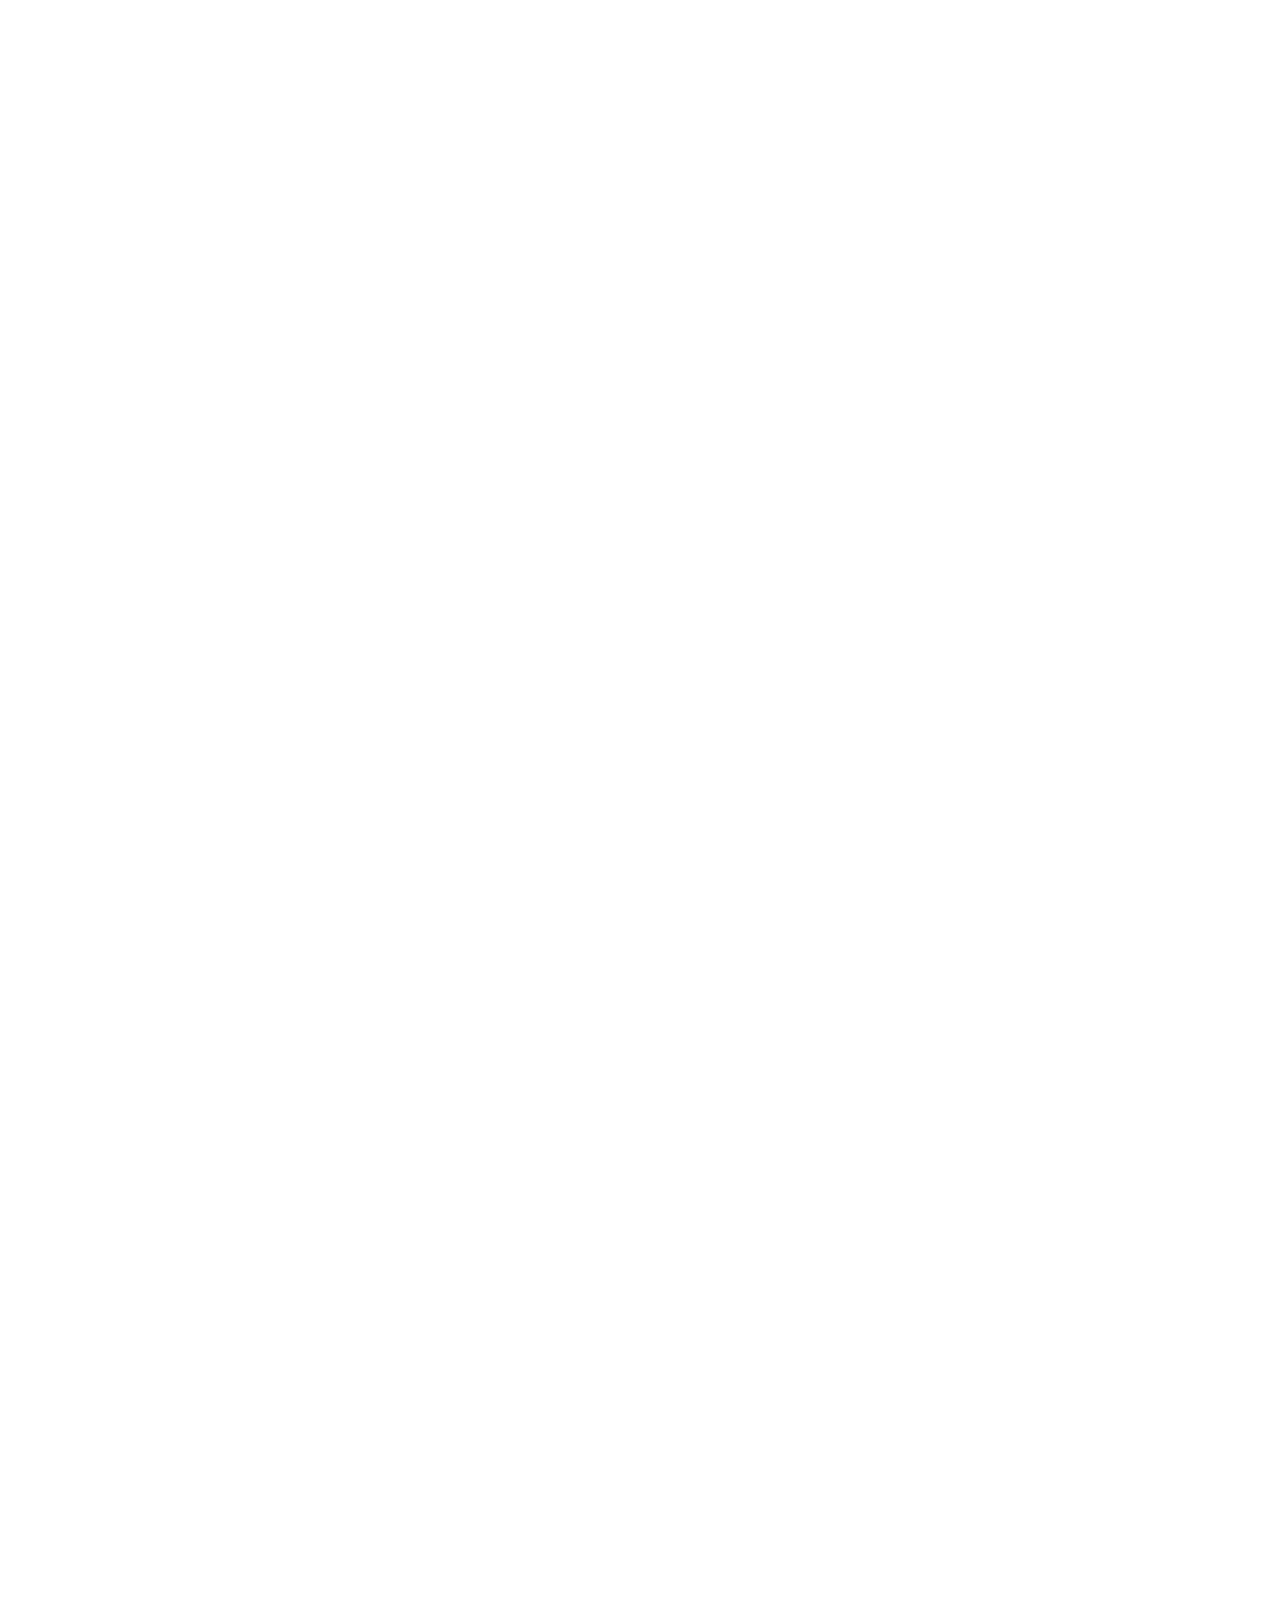
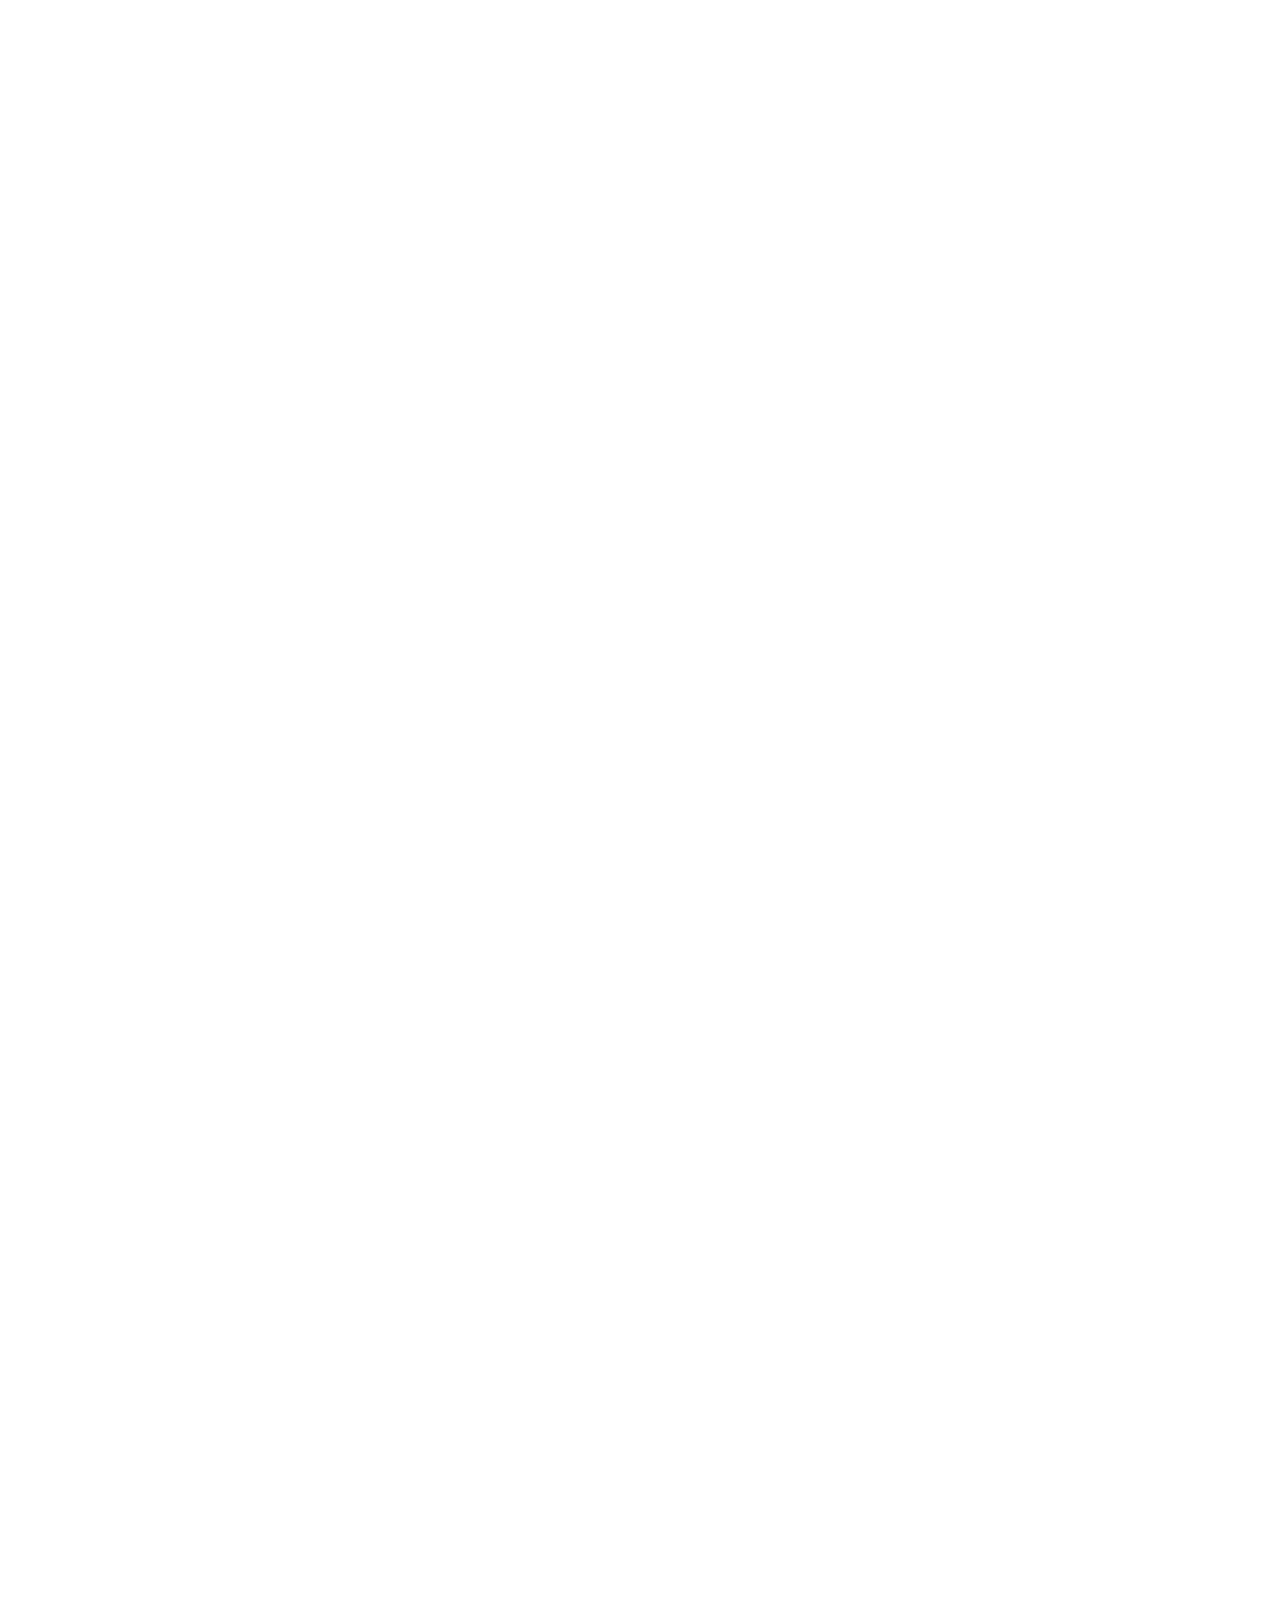
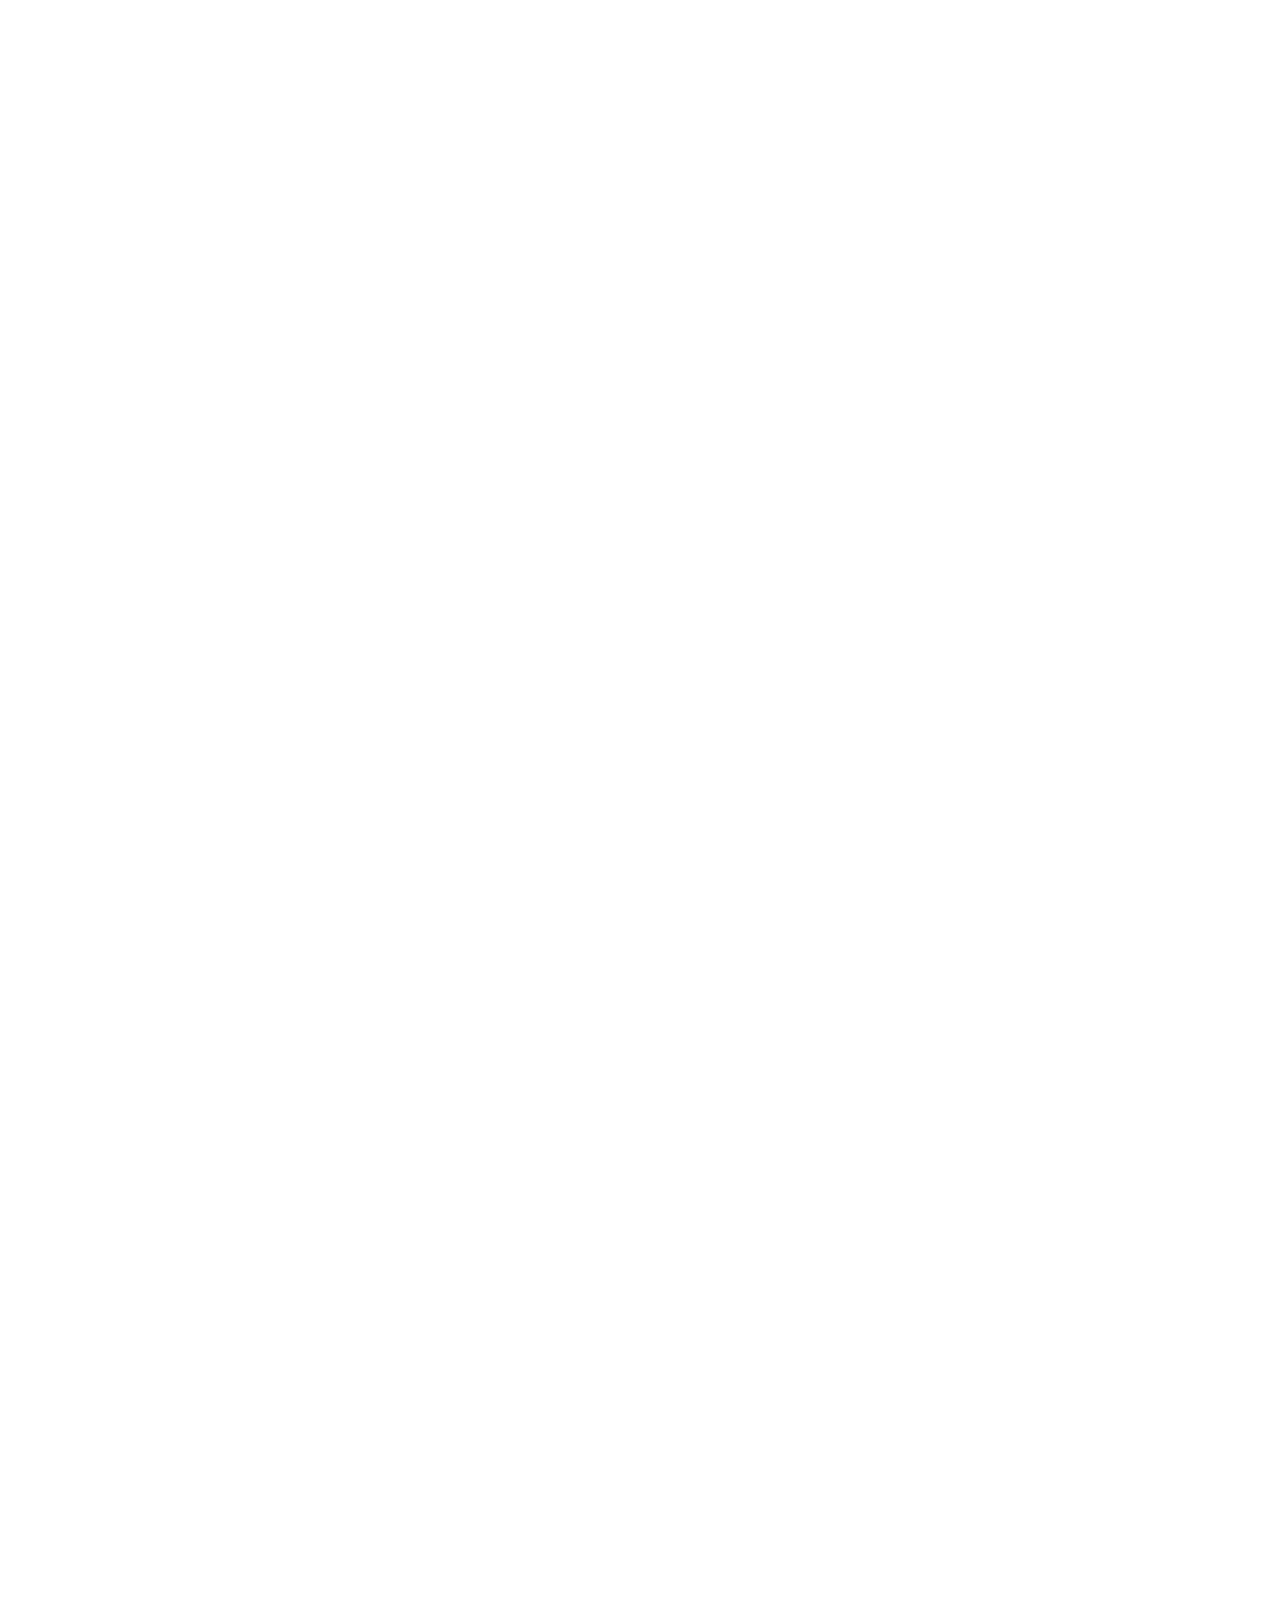
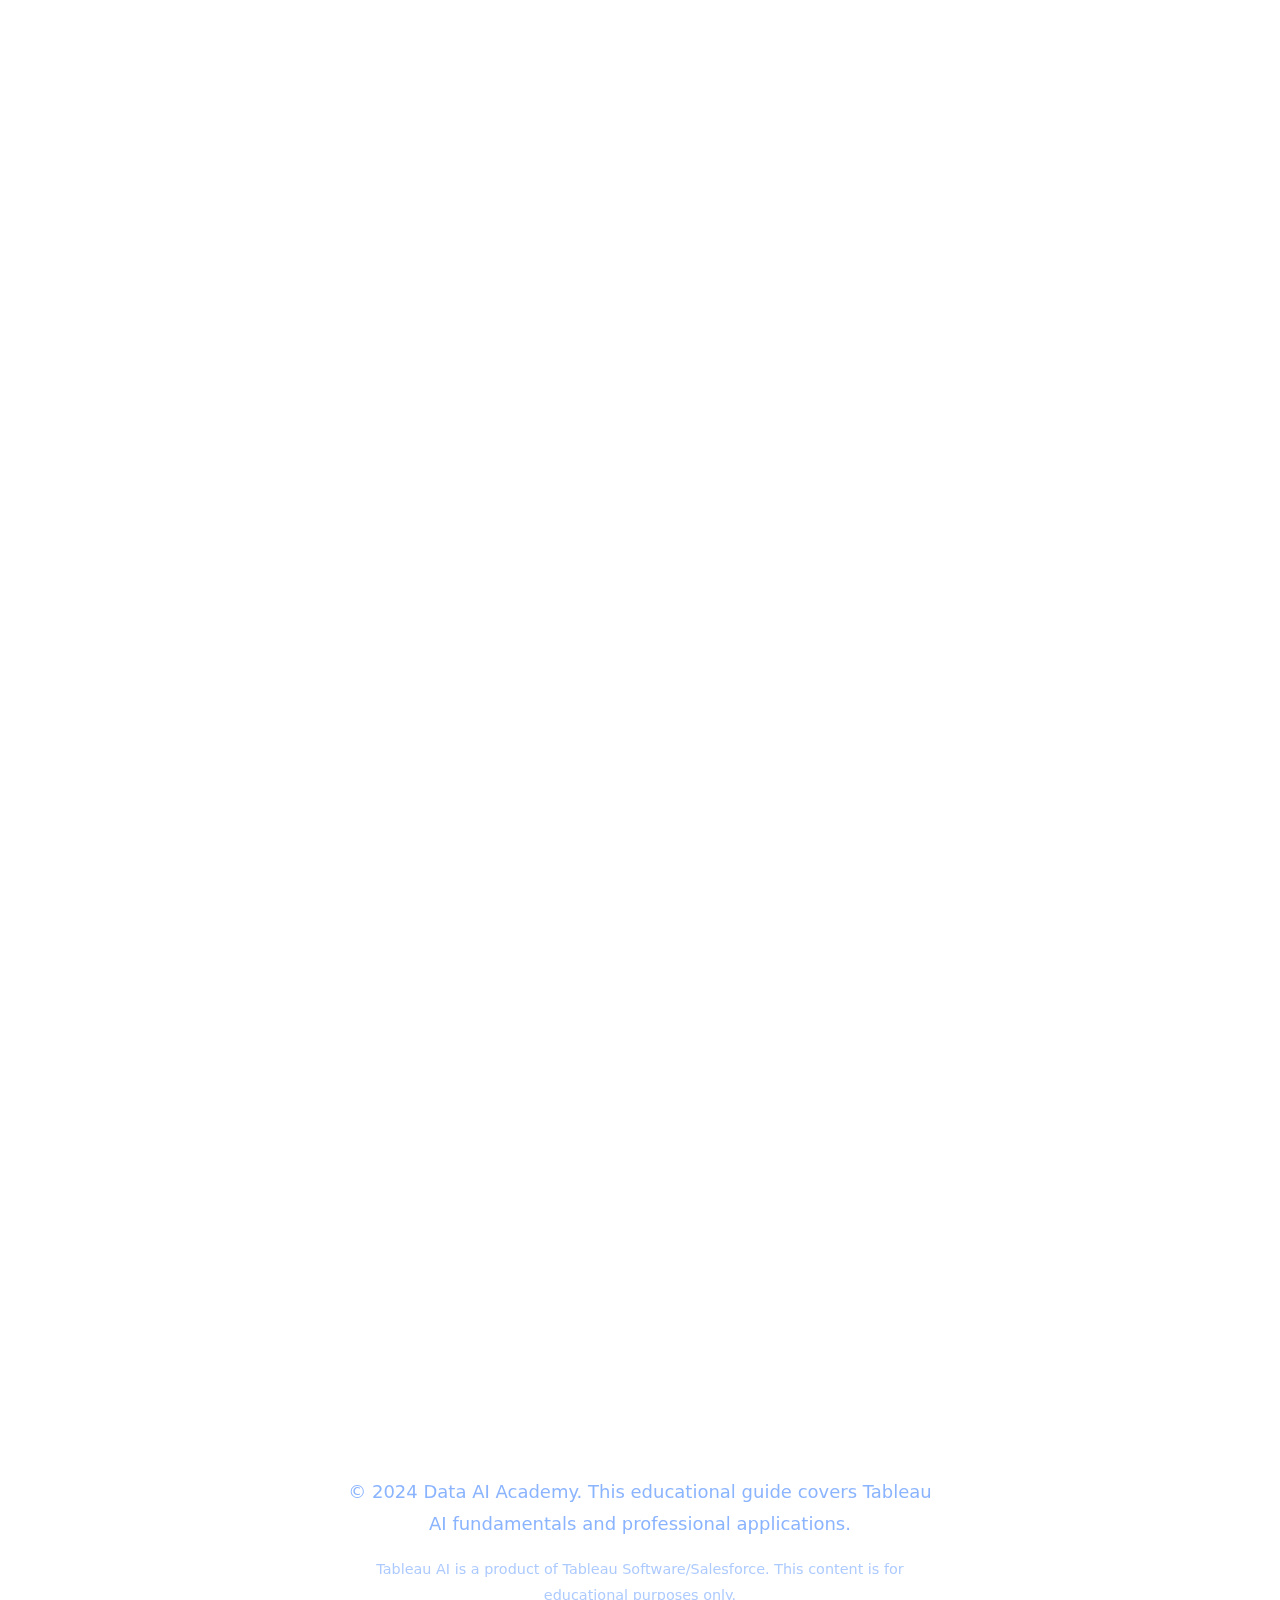
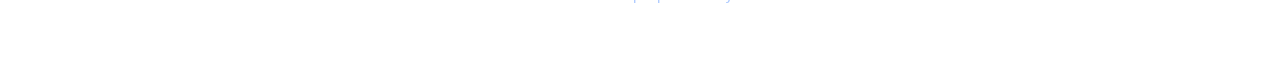
<file: Tableau-ai.html>
<!DOCTYPE html>
<html lang="en">
<head>
    <meta charset="UTF-8">
    <meta name="viewport" content="width=device-width, initial-scale=1.0">
    <title>Tableau AI: Complete Beginner Guide | AI-Powered Data Analytics & Visualization</title>
    <meta name="description" content="Complete beginner guide to Tableau AI. Learn AI-powered data analytics, business intelligence, visualization techniques, and master data storytelling from beginner to advanced.">
    <meta name="keywords" content="Tableau AI, data analytics, business intelligence, AI visualization, data storytelling, dashboard creation, predictive analytics">
    <meta name="author" content="Data AI Academy">
    <link rel="icon" href="data:image/svg+xml,<svg xmlns=%22http://www.w3.org/2000/svg%22 viewBox=%220 0 100 100%22><text y=%22.9em%22 font-size=%2290%22>📊</text></svg>">
    
    <style>
        /* ===== CSS RESET & BASE VARIABLES ===== */
        * {
            margin: 0;
            padding: 0;
            box-sizing: border-box;
        }

        :root {
            /* Data Analytics Theme Color Palette */
            --bg-primary: #0a1929;
            --bg-secondary: #132f4c;
            --gradient-bg: linear-gradient(135deg, #0a1929 0%, #1a3a5f 40%, #00509e 80%, #0a1929 100%);
            --card-bg: rgba(26, 58, 95, 0.88);
            --glass-border: rgba(255, 255, 255, 0.12);
            --glass-highlight: rgba(255, 255, 255, 0.08);
            
            /* Data Visualization Accent Colors */
            --accent-teal: #00e5ff;
            --accent-cyan: #00d4ff;
            --accent-green: #00ffab;
            --chart-blue: #1e90ff;
            --chart-purple: #9370db;
            
            /* Text Colors */
            --text-primary: #f0f8ff;
            --text-secondary: #c1d9ff;
            --text-muted: #8bb4ff;
            --data-highlight: #00ffcc;
            
            /* Data Visualization Effects */
            --shadow-glow-teal: 0 10px 40px rgba(0, 229, 255, 0.25);
            --shadow-glow-green: 0 10px 40px rgba(0, 255, 171, 0.2);
            --shadow-soft: 0 8px 32px rgba(0, 0, 0, 0.4);
            --border-radius: 20px;
            --transition-smooth: all 0.4s cubic-bezier(0.4, 0, 0.2, 1);
            
            /* Spacing */
            --section-spacing: 7rem;
            --card-spacing: 2rem;
        }

        /* ===== BASE STYLES ===== */
        html {
            scroll-behavior: smooth;
        }

        body {
            font-family: 'Inter', -apple-system, BlinkMacSystemFont, 'Segoe UI', system-ui, sans-serif;
            background: var(--gradient-bg);
            color: var(--text-primary);
            line-height: 1.7;
            min-height: 100vh;
            overflow-x: hidden;
            background-attachment: fixed;
            font-size: 16px;
        }

        /* ===== DATA GRID BACKGROUND ===== */
        .data-grid-bg {
            position: fixed;
            top: 0;
            left: 0;
            width: 100%;
            height: 100%;
            z-index: -2;
            overflow: hidden;
            pointer-events: none;
            opacity: 0.1;
        }

        .grid-line {
            position: absolute;
            background: linear-gradient(90deg, transparent, var(--accent-teal), transparent);
            opacity: 0.3;
        }

        .grid-line.horizontal {
            width: 100%;
            height: 1px;
            animation: grid-scan-horizontal 20s linear infinite;
        }

        .grid-line.vertical {
            height: 100%;
            width: 1px;
            animation: grid-scan-vertical 15s linear infinite;
        }

        @keyframes grid-scan-horizontal {
            0% { transform: translateY(-100%); }
            100% { transform: translateY(100vh); }
        }

        @keyframes grid-scan-vertical {
            0% { transform: translateX(-100%); }
            100% { transform: translateX(100vw); }
        }

        /* ===== DATA POINT ANIMATIONS ===== */
        .data-point {
            position: absolute;
            width: 6px;
            height: 6px;
            background: var(--accent-green);
            border-radius: 50%;
            animation: data-point-pulse 3s ease-in-out infinite;
            box-shadow: 0 0 20px var(--accent-green);
        }

        @keyframes data-point-pulse {
            0%, 100% { transform: scale(1); opacity: 0.3; }
            50% { transform: scale(1.5); opacity: 1; }
        }

        /* ===== MAIN CONTAINER ===== */
        .container {
            max-width: 1200px;
            margin: 0 auto;
            padding: 0 2.5rem;
            position: relative;
            z-index: 1;
        }

        /* ===== HERO SECTION ===== */
        .hero {
            min-height: 100vh;
            display: flex;
            flex-direction: column;
            justify-content: center;
            align-items: center;
            text-align: center;
            padding: 4rem 1rem;
            position: relative;
        }

        .hero::before {
            content: '';
            position: absolute;
            top: 50%;
            left: 50%;
            transform: translate(-50%, -50%);
            width: 300px;
            height: 300px;
            background: radial-gradient(circle, var(--accent-teal) 0%, transparent 70%);
            opacity: 0.1;
            filter: blur(60px);
            animation: hero-glow 6s ease-in-out infinite alternate;
        }

        @keyframes hero-glow {
            0% { opacity: 0.1; transform: translate(-50%, -50%) scale(1); }
            100% { opacity: 0.2; transform: translate(-50%, -50%) scale(1.2); }
        }

        .hero h1 {
            font-size: clamp(3.2rem, 7vw, 5rem);
            font-weight: 800;
            line-height: 1.1;
            margin-bottom: 1.5rem;
            background: linear-gradient(135deg, var(--accent-teal) 0%, var(--accent-cyan) 50%, var(--accent-green) 100%);
            -webkit-background-clip: text;
            background-clip: text;
            color: transparent;
            text-shadow: 0 0 50px rgba(0, 229, 255, 0.3);
            position: relative;
            opacity: 0;
            transform: translateY(40px);
            animation: fadeUp 1.2s ease 0.3s forwards;
        }

        .hero-tagline {
            font-size: clamp(1.3rem, 3vw, 1.8rem);
            color: var(--text-secondary);
            max-width: 900px;
            margin: 0 auto 3rem;
            font-weight: 300;
            letter-spacing: 0.3px;
            opacity: 0;
            transform: translateY(30px);
            animation: fadeUp 1.2s ease 0.6s forwards;
        }

        /* ===== DATA METRIC DISPLAY ===== */
        .data-metrics {
            display: flex;
            gap: 2rem;
            margin-top: 2rem;
            flex-wrap: wrap;
            justify-content: center;
            opacity: 0;
            animation: fadeUp 1s ease 0.9s forwards;
        }

        .metric {
            background: rgba(0, 229, 255, 0.1);
            padding: 1rem 2rem;
            border-radius: 12px;
            border: 1px solid rgba(0, 229, 255, 0.2);
            text-align: center;
            min-width: 150px;
        }

        .metric-value {
            font-size: 2rem;
            font-weight: 700;
            color: var(--accent-green);
            display: block;
            line-height: 1;
        }

        .metric-label {
            font-size: 0.9rem;
            color: var(--text-muted);
            text-transform: uppercase;
            letter-spacing: 1px;
            margin-top: 0.5rem;
        }

        /* ===== SECTION STYLES ===== */
        section {
            margin-bottom: var(--section-spacing);
            opacity: 0;
            transform: translateY(50px);
            transition: opacity 0.8s ease, transform 0.8s ease;
        }

        section.animate-in {
            opacity: 1;
            transform: translateY(0);
        }

        /* ===== HEADINGS ===== */
        h2 {
            font-size: clamp(2.2rem, 5vw, 3.2rem);
            font-weight: 700;
            margin-bottom: 3.5rem;
            position: relative;
            display: inline-block;
            color: var(--accent-teal);
        }

        h2::before {
            content: '📈 ';
        }

        h2::after {
            content: '';
            position: absolute;
            bottom: -15px;
            left: 0;
            width: 80px;
            height: 3px;
            background: linear-gradient(90deg, var(--accent-teal), var(--accent-green));
            border-radius: 2px;
            animation: width-grow 2s ease-in-out infinite alternate;
        }

        @keyframes width-grow {
            0% { width: 60px; }
            100% { width: 80px; }
        }

        h3 {
            font-size: 1.5rem;
            font-weight: 600;
            margin: 2.5rem 0 1.5rem;
            color: var(--accent-cyan);
            position: relative;
            padding-left: 1.5rem;
        }

        h3::before {
            content: '→';
            position: absolute;
            left: 0;
            color: var(--accent-green);
            font-weight: bold;
        }

        /* ===== GLASSMORPHISM CARDS ===== */
        .card {
            background: var(--card-bg);
            backdrop-filter: blur(20px);
            -webkit-backdrop-filter: blur(20px);
            border: 1px solid var(--glass-border);
            border-radius: var(--border-radius);
            padding: 3rem;
            margin-bottom: 2.5rem;
            box-shadow: var(--shadow-soft);
            transition: var(--transition-smooth);
            position: relative;
            overflow: hidden;
            opacity: 0;
            transform: translateX(-30px);
            border-left: 4px solid var(--accent-teal);
        }

        .card::before {
            content: '';
            position: absolute;
            top: 0;
            left: 0;
            right: 0;
            height: 1px;
            background: linear-gradient(90deg, transparent, var(--accent-teal), transparent);
            opacity: 0;
            transition: opacity 0.3s ease;
        }

        .card:hover {
            transform: translateY(-8px);
            border-color: rgba(0, 229, 255, 0.3);
            box-shadow: var(--shadow-glow-teal), var(--shadow-soft);
        }

        .card:hover::before {
            opacity: 1;
        }

        .card.animate-in {
            animation: slideIn 0.8s ease forwards;
        }

        @keyframes slideIn {
            to {
                opacity: 1;
                transform: translateX(0);
            }
        }

        /* ===== DATA VISUALIZATION ELEMENTS ===== */
        .chart-preview {
            background: rgba(13, 27, 42, 0.8);
            border: 1px solid rgba(0, 229, 255, 0.2);
            border-radius: 12px;
            padding: 1.5rem;
            margin: 1.5rem 0;
            position: relative;
            overflow: hidden;
        }

        .chart-bar {
            height: 20px;
            background: linear-gradient(90deg, var(--accent-teal), var(--accent-green));
            margin: 0.5rem 0;
            border-radius: 4px;
            animation: bar-grow 1.5s ease-out forwards;
            transform-origin: left;
        }

        .chart-bar:nth-child(1) { width: 80%; animation-delay: 0.1s; }
        .chart-bar:nth-child(2) { width: 65%; animation-delay: 0.2s; }
        .chart-bar:nth-child(3) { width: 90%; animation-delay: 0.3s; }
        .chart-bar:nth-child(4) { width: 55%; animation-delay: 0.4s; }

        @keyframes bar-grow {
            from { transform: scaleX(0); }
            to { transform: scaleX(1); }
        }

        /* ===== CONTENT STYLING ===== */
        p {
            color: var(--text-secondary);
            margin-bottom: 1.8rem;
            font-size: 1.125rem;
            line-height: 1.8;
        }

        .highlight {
            color: var(--accent-green);
            font-weight: 600;
            background: rgba(0, 255, 171, 0.1);
            padding: 0.2rem 0.5rem;
            border-radius: 4px;
        }

        .emphasis {
            color: var(--accent-cyan);
            font-weight: 500;
        }

        ul, ol {
            padding-left: 2rem;
            margin-bottom: 2rem;
        }

        li {
            margin-bottom: 1rem;
            color: var(--text-secondary);
            font-size: 1.125rem;
            position: relative;
            padding-left: 1.8rem;
            line-height: 1.6;
        }

        li::before {
            content: '•';
            color: var(--accent-teal);
            position: absolute;
            left: 0;
            font-size: 1.5rem;
            top: -0.2rem;
        }

        /* ===== SKILL LEVEL BADGES ===== */
        .skill-level {
            display: inline-flex;
            align-items: center;
            padding: 0.7rem 1.5rem;
            background: linear-gradient(90deg, 
                rgba(0, 229, 255, 0.15), 
                rgba(0, 255, 171, 0.15));
            color: var(--accent-teal);
            border-radius: 6px;
            font-weight: 600;
            margin: 1.5rem 0 1rem;
            font-size: 0.95rem;
            border: 1px solid rgba(0, 229, 255, 0.2);
            letter-spacing: 0.5px;
        }

        .skill-level::before {
            content: '📊';
            margin-right: 0.5rem;
        }

        /* ===== RESPONSIVE DESIGN ===== */
        @media (max-width: 1024px) {
            .container {
                padding: 0 2rem;
            }
            
            .hero h1 {
                font-size: clamp(2.8rem, 6vw, 4rem);
            }
            
            .card {
                padding: 2.5rem;
            }
            
            .data-metrics {
                gap: 1.5rem;
            }
            
            .metric {
                min-width: 130px;
                padding: 0.8rem 1.5rem;
            }
        }

        @media (max-width: 768px) {
            :root {
                --section-spacing: 5rem;
            }
            
            .container {
                padding: 0 1.5rem;
            }
            
            .hero {
                min-height: 90vh;
                padding: 3rem 1rem;
            }
            
            .hero h1 {
                font-size: 2.8rem;
            }
            
            .hero-tagline {
                font-size: 1.4rem;
                margin-bottom: 2.5rem;
            }
            
            h2 {
                font-size: 2.4rem;
                margin-bottom: 2.5rem;
            }
            
            .card {
                padding: 2rem;
                margin-bottom: 2rem;
            }
            
            h3 {
                font-size: 1.4rem;
            }
            
            .data-metrics {
                flex-direction: column;
                align-items: center;
                gap: 1rem;
            }
            
            .metric {
                width: 100%;
                max-width: 250px;
            }
        }

        @media (max-width: 480px) {
            .container {
                padding: 0 1.25rem;
            }
            
            .hero h1 {
                font-size: 2.2rem;
            }
            
            .hero-tagline {
                font-size: 1.2rem;
            }
            
            h2 {
                font-size: 2rem;
            }
            
            .card {
                padding: 1.75rem;
                border-radius: 16px;
            }
            
            h3 {
                font-size: 1.3rem;
            }
            
            p, li {
                font-size: 1rem;
            }
            
            .skill-level {
                padding: 0.5rem 1.2rem;
                font-size: 0.9rem;
            }
            
            .metric-value {
                font-size: 1.5rem;
            }
        }

        /* ===== SCROLL INDICATOR ===== */
        .scroll-indicator {
            position: absolute;
            bottom: 3rem;
            left: 50%;
            transform: translateX(-50%);
            color: var(--text-muted);
            font-size: 0.9rem;
            text-transform: uppercase;
            letter-spacing: 3px;
            display: flex;
            flex-direction: column;
            align-items: center;
            gap: 1rem;
            opacity: 0;
            animation: fadeUp 1s ease 1.2s forwards;
        }

        .scroll-indicator::after {
            content: '';
            width: 2px;
            height: 50px;
            background: linear-gradient(to bottom, var(--accent-teal), var(--accent-green), transparent);
            animation: scroll-bounce 2s infinite;
        }

        @keyframes scroll-bounce {
            0%, 100% { transform: translateY(0); opacity: 0.5; }
            50% { transform: translateY(15px); opacity: 1; }
        }

        /* ===== ANIMATION UTILITIES ===== */
        @keyframes fadeUp {
            to {
                opacity: 1;
                transform: translateY(0);
            }
        }

        /* ===== FOOTER ===== */
        footer {
            text-align: center;
            padding: 5rem 0 3rem;
            color: var(--text-muted);
            border-top: 1px solid rgba(255, 255, 255, 0.05);
            margin-top: 4rem;
            font-size: 0.95rem;
            line-height: 1.6;
        }

        footer p {
            max-width: 600px;
            margin: 0 auto;
            color: var(--text-muted);
        }

        /* ===== REDUCED MOTION SUPPORT ===== */
        @media (prefers-reduced-motion: reduce) {
            *,
            *::before,
            *::after {
                animation-duration: 0.01ms !important;
                animation-iteration-count: 1 !important;
                transition-duration: 0.01ms !important;
            }
            
            html {
                scroll-behavior: auto;
            }
            
            .grid-line,
            .data-point,
            .chart-bar {
                animation: none !important;
            }
        }
    </style>
</head>
<body>
    <!-- Data Grid Background Elements -->
    <div class="data-grid-bg">
        <div class="grid-line horizontal" style="top: 20%;"></div>
        <div class="grid-line horizontal" style="top: 40%;"></div>
        <div class="grid-line horizontal" style="top: 60%;"></div>
        <div class="grid-line horizontal" style="top: 80%;"></div>
        <div class="grid-line vertical" style="left: 20%;"></div>
        <div class="grid-line vertical" style="left: 40%;"></div>
        <div class="grid-line vertical" style="left: 60%;"></div>
        <div class="grid-line vertical" style="left: 80%;"></div>
        
        <!-- Data Points -->
        <div class="data-point" style="top: 30%; left: 25%;"></div>
        <div class="data-point" style="top: 50%; left: 40%;"></div>
        <div class="data-point" style="top: 70%; left: 60%;"></div>
        <div class="data-point" style="top: 40%; left: 75%;"></div>
    </div>

    <div class="container">
        <!-- Hero Section -->
        <header class="hero">
            <h1>Tableau AI: Complete Beginner Guide</h1>
            <p class="hero-tagline">Master AI-powered data analytics, business intelligence visualization, and transform raw data into actionable insights with Tableau's advanced AI capabilities</p>
            
            <div class="data-metrics">
                <div class="metric">
                    <span class="metric-value">85%</span>
                    <span class="metric-label">Faster Insights</span>
                </div>
                <div class="metric">
                    <span class="metric-value">AI-Powered</span>
                    <span class="metric-label">Predictions</span>
                </div>
                <div class="metric">
                    <span class="metric-value">Natural Language</span>
                    <span class="metric-label">Queries</span>
                </div>
            </div>
            
            <div class="scroll-indicator">Explore Analytics</div>
        </header>

        <main>
            <!-- Section 1: Introduction -->
            <section id="introduction">
                <h2>Introduction to Tableau AI</h2>
                <div class="card">
                    <p><span class="highlight">Tableau AI</span> represents the convergence of artificial intelligence and data visualization, transforming how organizations analyze, understand, and act upon their data. Built upon Tableau's industry-leading business intelligence platform, Tableau AI brings advanced machine learning, natural language processing, and predictive analytics directly into the data analysis workflow.</p>
                    
                    <div class="chart-preview">
                        <div class="chart-bar"></div>
                        <div class="chart-bar"></div>
                        <div class="chart-bar"></div>
                        <div class="chart-bar"></div>
                    </div>
                    
                    <p>Tableau AI enables users to ask questions in plain English and receive intelligent visualizations, automatic insights, and predictive forecasts without requiring data science expertise. The platform leverages Einstein Discovery technology to surface hidden patterns, identify anomalies, and provide actionable recommendations directly within dashboards.</p>
                    
                    <p>From business analysts to executives, Tableau AI democratizes access to advanced analytics, making complex data analysis accessible to everyone in an organization while maintaining the security, governance, and scalability that enterprises require.</p>
                </div>
            </section>

            <!-- Section 2: How to Use -->
            <section id="how-to-use">
                <h2>How to Use Tableau AI</h2>
                <div class="card">
                    <h3>Getting Started with Ask Data</h3>
                    <p>Begin by connecting your data sources to Tableau. Use the "Ask Data" feature to type natural language questions about your data. Tableau AI will automatically generate appropriate visualizations and insights based on your queries.</p>
                    
                    <h3>Natural Language Processing Workflow</h3>
                    <ul>
                        <li>Type questions like "Show sales by region last quarter"</li>
                        <li>Ask predictive questions: "What will sales be next month?"</li>
                        <li>Request anomaly detection: "Find unusual patterns in customer behavior"</li>
                        <li>Ask for explanations: "Why did sales drop in March?"</li>
                        <li>Request automatic dashboard creation from questions</li>
                    </ul>
                    
                    <h3>Advanced AI Features</h3>
                    <ul>
                        <li>Einstein Discovery for predictive modeling</li>
                        <li>Automated statistical testing and significance analysis</li>
                        <li>Smart recommendations for data visualization types</li>
                        <li>Automatic data preparation and cleaning suggestions</li>
                        <li>Explain Data feature for instant insights generation</li>
                    </ul>
                    
                    <h3>Integration Workflow</h3>
                    <p>Connect Tableau AI with CRM systems, databases, cloud storage, and business applications. Set up automated data refreshes and scheduled insights delivery. Use Tableau Mobile for on-the-go AI-powered analytics.</p>
                </div>
            </section>

            <!-- Section 3: Applications -->
            <section id="applications">
                <h2>Applications You Can Develop Using Tableau AI</h2>
                <div class="card">
                    <h3>Business Intelligence Solutions</h3>
                    <ul>
                        <li>Automated executive dashboards and KPI tracking</li>
                        <li>Sales forecasting and revenue prediction systems</li>
                        <li>Customer segmentation and behavior analysis tools</li>
                        <li>Supply chain optimization and inventory management</li>
                        <li>Financial performance monitoring and risk assessment</li>
                    </ul>
                    
                    <h3>Industry-Specific Analytics</h3>
                    <ul>
                        <li>Healthcare: Patient outcome prediction and resource allocation</li>
                        <li>Retail: Customer lifetime value and churn prediction</li>
                        <li>Finance: Fraud detection and credit risk assessment</li>
                        <li>Manufacturing: Predictive maintenance and quality control</li>
                        <li>Education: Student performance and engagement analytics</li>
                    </ul>
                    
                    <h3>Operational Analytics</h3>
                    <ul>
                        <li>Real-time operational monitoring dashboards</li>
                        <li>Employee productivity and performance analytics</li>
                        <li>Marketing campaign effectiveness measurement</li>
                        <li>Customer service analytics and sentiment tracking</li>
                        <li>Resource utilization and optimization tools</li>
                    </ul>
                    
                    <h3>Custom Analytics Products</h3>
                    <ul>
                        <li>SaaS analytics platforms for specific industries</li>
                        <li>Embedded analytics for existing applications</li>
                        <li>Mobile-first analytics applications</li>
                        <li>Real-time streaming data visualization</li>
                        <li>Automated reporting and insight delivery systems</li>
                    </ul>
                </div>
            </section>

            <!-- Section 4: Make Money -->
            <section id="make-money">
                <h2>How to Make Money with Tableau AI</h2>
                <div class="card">
                    <div class="skill-level">Consulting Services</div>
                    <ul>
                        <li>Offer Tableau AI implementation and configuration services</li>
                        <li>Provide data strategy and analytics consulting</li>
                        <li>Develop custom dashboards and AI-powered analytics</li>
                        <li>Offer training and certification preparation services</li>
                        <li>Provide ongoing analytics support and maintenance</li>
                    </ul>
                    
                    <div class="skill-level">Analytics Agency</div>
                    <ul>
                        <li>Start a data analytics agency leveraging Tableau AI</li>
                        <li>Develop industry-specific analytics solutions</li>
                        <li>Offer subscription-based analytics services</li>
                        <li>Provide embedded analytics development</li>
                        <li>Create automated reporting services</li>
                    </ul>
                    
                    <div class="skill-level">Education & Training</div>
                    <ul>
                        <li>Create Tableau AI certification courses</li>
                        <li>Develop industry-specific analytics training programs</li>
                        <li>Offer corporate training workshops</li>
                        <li>Create YouTube tutorials and courses</li>
                        <li>Write ebooks and guides on Tableau AI best practices</li>
                    </ul>
                    
                    <div class="skill-level">Product Development</div>
                    <ul>
                        <li>Develop Tableau extensions and custom visualizations</li>
                        <li>Create data connectors for niche data sources</li>
                        <li>Build template dashboards for specific industries</li>
                        <li>Develop AI model integration tools</li>
                        <li>Create data preparation and cleaning tools</li>
                    </ul>
                </div>
            </section>

            <!-- Section 5: Learning Guide -->
            <section id="learning-guide">
                <h2>Tableau AI Learning Guide (Beginner to Advanced)</h2>
                <div class="card">
                    <div class="skill-level">Beginner Level: Fundamentals</div>
                    <h3>Core Skills Development</h3>
                    <ul>
                        <li>Basic Tableau interface and workspace navigation</li>
                        <li>Connecting to data sources and data preparation</li>
                        <li>Creating basic visualizations and dashboards</li>
                        <li>Introduction to Ask Data and natural language queries</li>
                        <li>Understanding basic statistical concepts in Tableau</li>
                    </ul>
                    
                    <div class="skill-level">Intermediate Level: Proficiency</div>
                    <h3>Advanced Analytics</h3>
                    <ul>
                        <li>Mastering Tableau AI features and capabilities</li>
                        <li>Advanced calculations and level of detail expressions</li>
                        <li>Predictive modeling with Einstein Discovery</li>
                        <li>Advanced dashboard design and interactivity</li>
                        <li>Data storytelling and presentation techniques</li>
                    </ul>
                    
                    <div class="skill-level">Advanced Level: Mastery</div>
                    <h3>Expert Applications</h3>
                    <ul>
                        <li>Enterprise deployment and architecture planning</li>
                        <li>Advanced statistical analysis and hypothesis testing</li>
                        <li>Custom visualization development</li>
                        <li>Teaching and mentoring other analysts</li>
                        <li>Developing industry-specific analytics solutions</li>
                    </ul>
                </div>
            </section>

            <!-- Section 6: Advantages -->
            <section id="advantages">
                <h2>Advantages of Tableau AI</h2>
                <div class="card">
                    <ul>
                        <li><span class="highlight">Natural Language Analytics:</span> Ask questions in plain English and receive instant visualizations</li>
                        <li><span class="highlight">Predictive Power:</span> Built-in machine learning for forecasting and predictions</li>
                        <li><span class="highlight">Automated Insights:</span> Einstein Discovery automatically surfaces hidden patterns</li>
                        <li><span class="highlight">Enterprise Ready:</span> Scalable, secure, and compliant with governance requirements</li>
                        <li><span class="highlight">Visual Data Preparation:</span> Interactive tools for cleaning and shaping data</li>
                        <li><span class="highlight">Real-time Analytics:</span> Live connections to databases and streaming data</li>
                        <li><span class="highlight">Mobile Optimization:</span> Full functionality on tablets and smartphones</li>
                        <li><span class="highlight">Collaboration Features:</span> Share insights and collaborate across teams</li>
                        <li><span class="highlight">Integration Ecosystem:</span> Connect with hundreds of data sources</li>
                        <li><span class="highlight">Continuous Innovation:</span> Regular updates with new AI capabilities</li>
                    </ul>
                </div>
            </section>

            <!-- Section 7: Future -->
            <section id="future">
                <h2>Future of Tableau AI</h2>
                <div class="card">
                    <p>The evolution of Tableau AI points toward increasingly intelligent, autonomous, and accessible data analytics capabilities that will transform business decision-making:</p>
                    
                    <h3>Technical Advancements</h3>
                    <ul>
                        <li>Advanced natural language understanding for complex queries</li>
                        <li>Automated data story generation and narrative creation</li>
                        <li>Real-time anomaly detection and alerting systems</li>
                        <li>Prescriptive analytics with actionable recommendations</li>
                        <li>Automated hypothesis generation and testing</li>
                    </ul>
                    
                    <h3>Workflow Integration</h3>
                    <ul>
                        <li>Seamless integration with business processes and workflows</li>
                        <li>Automated insight delivery through preferred channels</li>
                        <li>Voice-activated analytics and voice-based interactions</li>
                        <li>Augmented reality data visualization</li>
                        <li>Automated regulatory compliance monitoring</li>
                    </ul>
                    
                    <h3>Industry Transformation</h3>
                    <ul>
                        <li>Democratization of advanced analytics across organizations</li>
                        <li>Shift from reactive to predictive and prescriptive analytics</li>
                        <li>New roles in data storytelling and insight communication</li>
                        <li>Increased data literacy across all business functions</li>
                        <li>Real-time decision support for operational excellence</li>
                    </ul>
                    
                    <div class="chart-preview">
                        <div class="chart-bar" style="width: 95%;"></div>
                        <div class="chart-bar" style="width: 75%;"></div>
                        <div class="chart-bar" style="width: 85%;"></div>
                    </div>
                    
                    <p>As Tableau AI continues to evolve, it will increasingly act as an intelligent data partner that not only answers questions but proactively identifies opportunities, predicts outcomes, and recommends optimal courses of action—transforming data from a historical record into a strategic asset for competitive advantage.</p>
                </div>
            </section>
        </main>

        <footer>
            <p>© 2024 Data AI Academy. This educational guide covers Tableau AI fundamentals and professional applications.</p>
            <p style="margin-top: 1rem; font-size: 0.9rem; opacity: 0.7;">Tableau AI is a product of Tableau Software/Salesforce. This content is for educational purposes only.</p>
        </footer>
    </div>

    <!-- CSS Scroll Animation Implementation -->
    <style>
        /* Progressive enhancement for scroll animations */
        @media (prefers-reduced-motion: no-preference) {
            @keyframes revealContent {
                from {
                    opacity: 0;
                    transform: translateY(50px);
                }
                to {
                    opacity: 1;
                    transform: translateY(0);
                }
            }
            
            @keyframes slideContent {
                from {
                    opacity: 0;
                    transform: translateX(-30px);
                }
                to {
                    opacity: 1;
                    transform: translateX(0);
                }
            }
            
            section {
                animation: revealContent linear;
                animation-timeline: view();
                animation-range: entry 0% cover 25%;
            }
            
            .card {
                animation: slideContent linear;
                animation-timeline: view();
                animation-range: entry 10% cover 20%;
            }
        }
    </style>
</body>
</html>
</file>
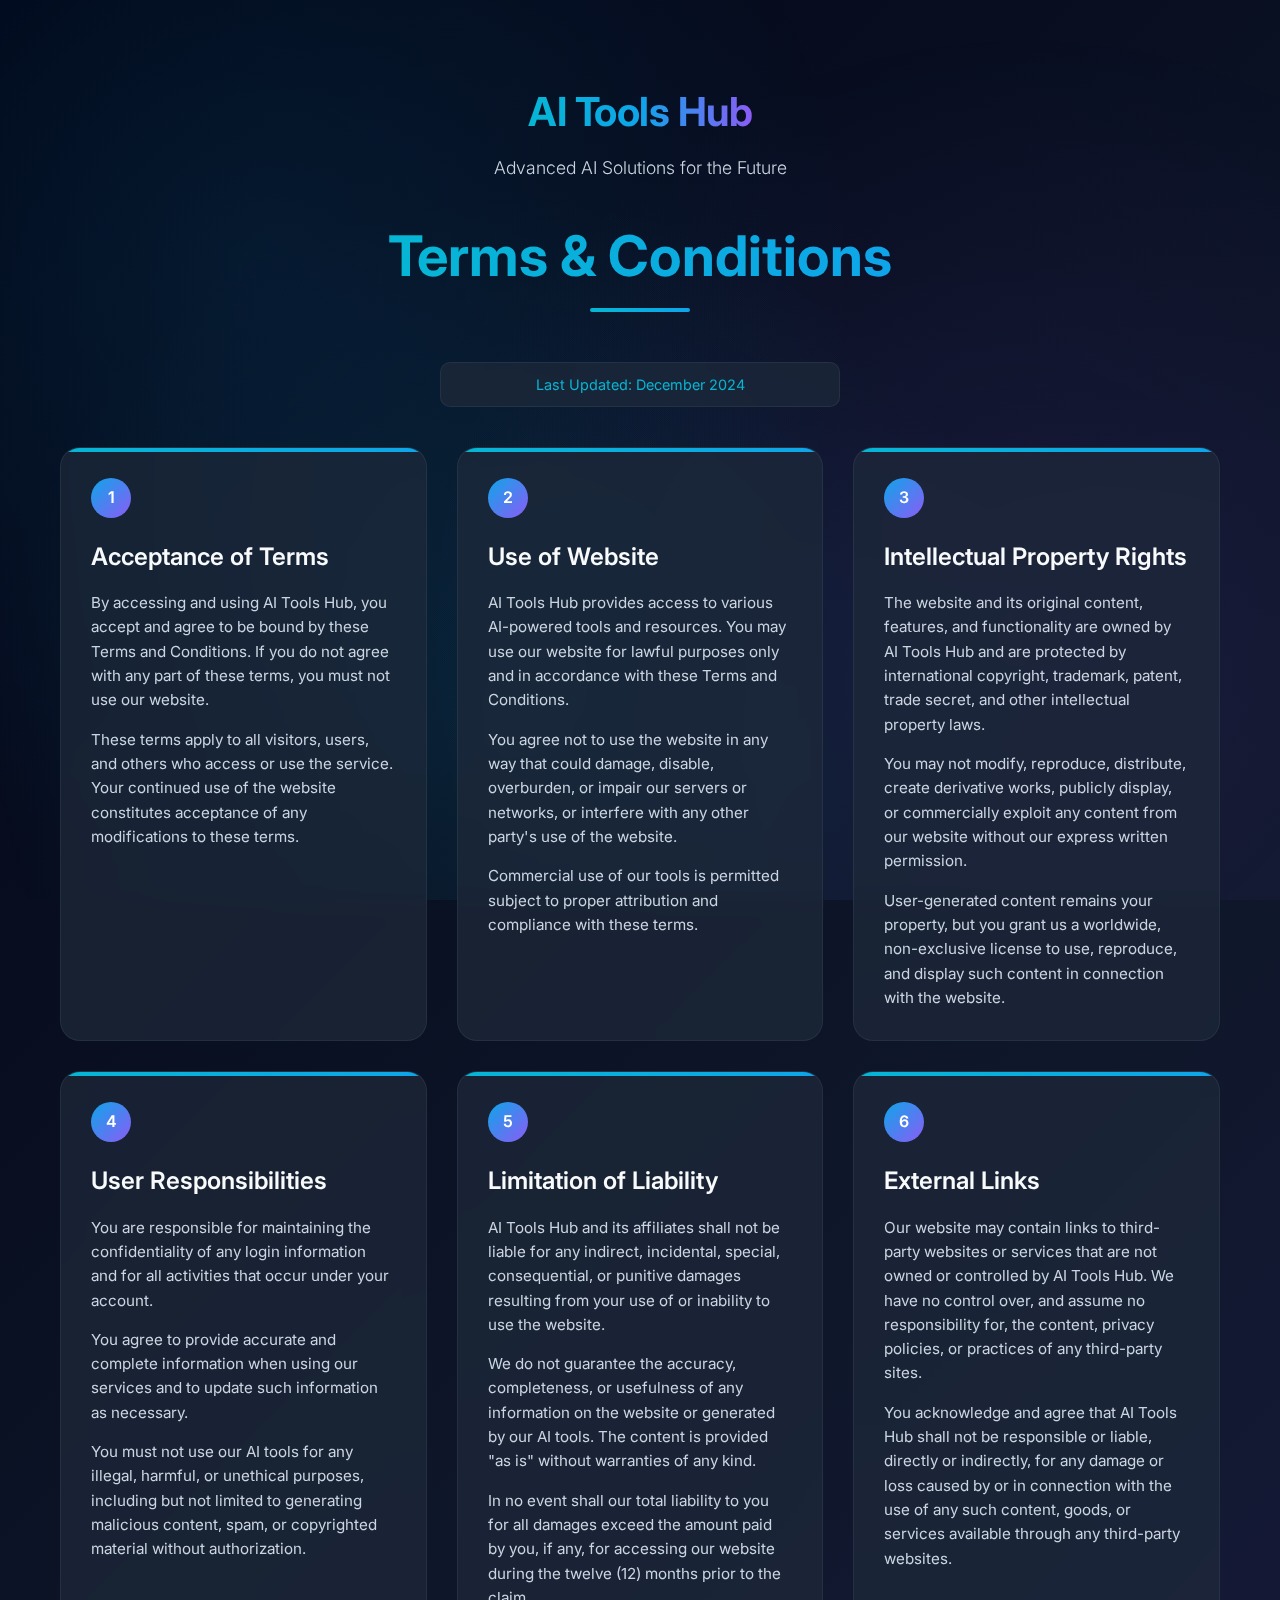
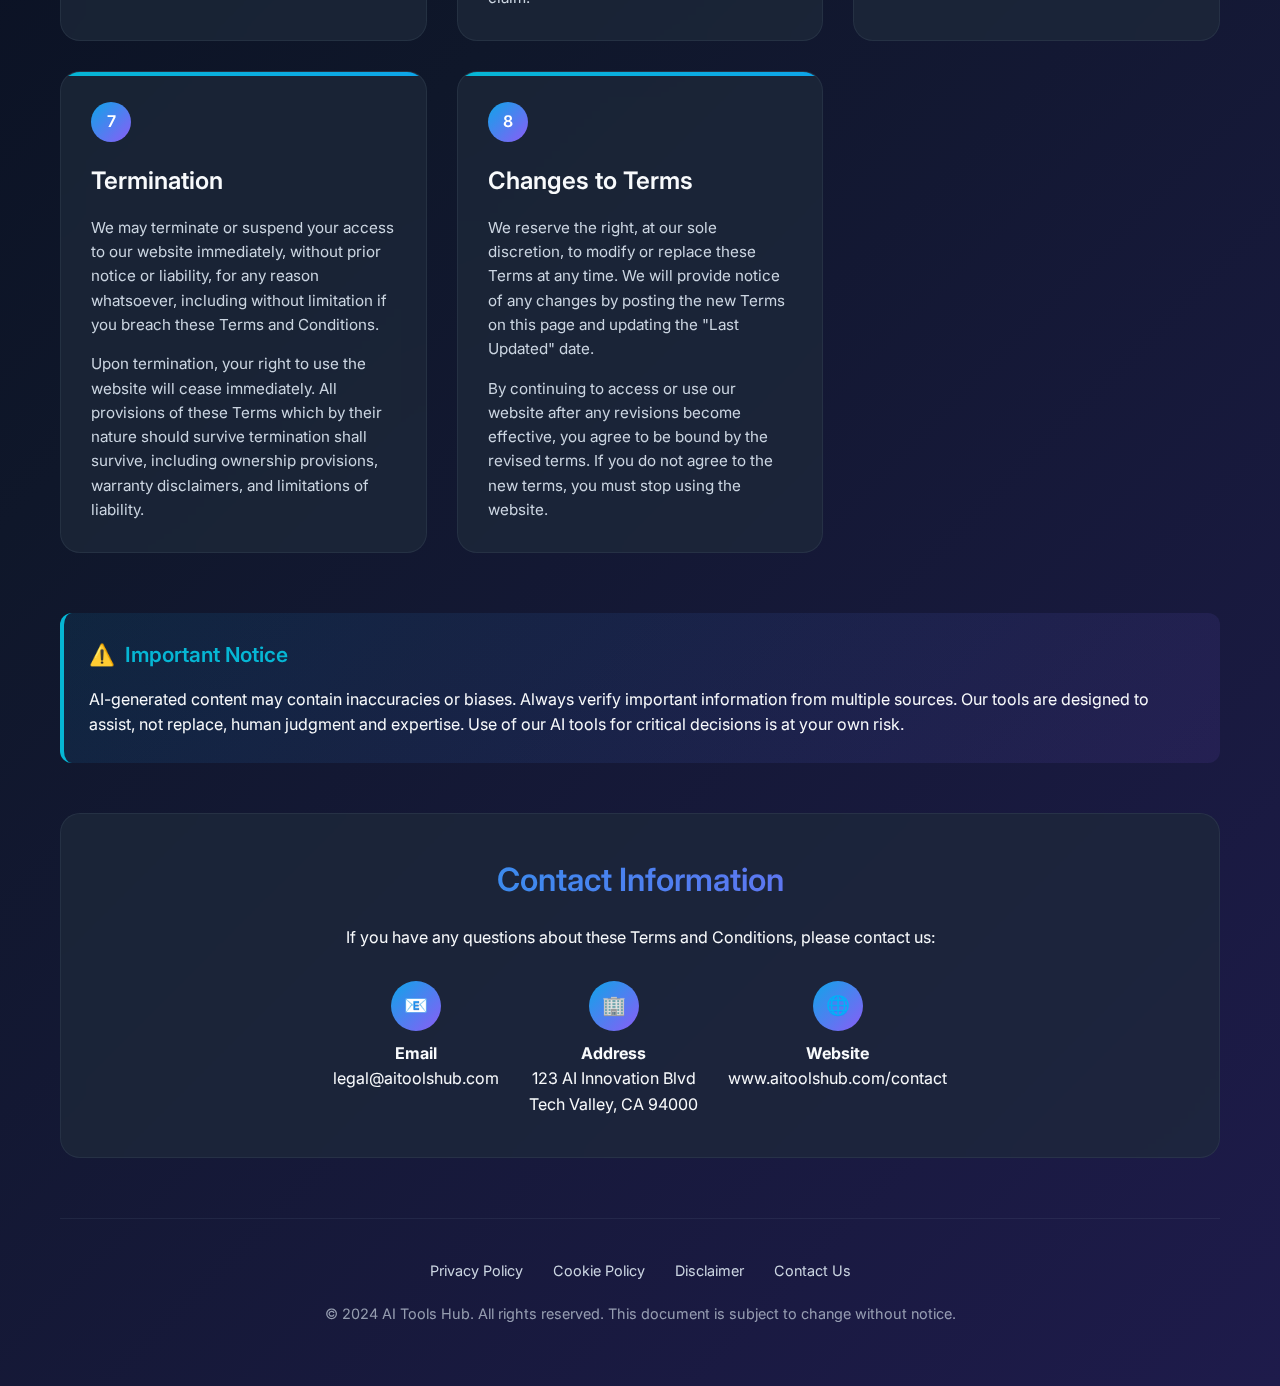
<file: terms.html>
<!DOCTYPE html>
<html lang="en">
<head>
    <meta charset="UTF-8">
    <meta name="viewport" content="width=device-width, initial-scale=1.0">
    <title>Terms & Conditions | AI Tools Hub</title>
    <meta name="description" content="Terms and conditions for AI Tools Hub. Read our policies regarding use of our AI tools platform, intellectual property, user responsibilities, and more.">
    <link rel="preconnect" href="https://fonts.googleapis.com">
    <link rel="preconnect" href="https://fonts.gstatic.com" crossorigin>
    <link href="https://fonts.googleapis.com/css2?family=Inter:wght@300;400;500;600;700&display=swap" rel="stylesheet">
    <style>
        :root {
            --primary-blue: #0ea5e9;
            --primary-purple: #8b5cf6;
            --primary-cyan: #06b6d4;
            --dark-bg: #0f172a;
            --darker-bg: #020617;
            --glass-bg: rgba(30, 41, 59, 0.7);
            --glass-border: rgba(148, 163, 184, 0.1);
            --text-primary: #f8fafc;
            --text-secondary: #cbd5e1;
            --shadow-color: rgba(0, 0, 0, 0.3);
        }

        * {
            margin: 0;
            padding: 0;
            box-sizing: border-box;
        }

        html {
            scroll-behavior: smooth;
        }

        body {
            font-family: 'Inter', sans-serif;
            background: linear-gradient(135deg, var(--darker-bg) 0%, var(--dark-bg) 50%, #1e1b4b 100%);
            color: var(--text-primary);
            line-height: 1.6;
            min-height: 100vh;
            padding: 20px;
            position: relative;
            overflow-x: hidden;
        }

        body::before {
            content: '';
            position: fixed;
            top: 0;
            left: 0;
            width: 100%;
            height: 100%;
            background: 
                radial-gradient(circle at 20% 30%, rgba(14, 165, 233, 0.1) 0%, transparent 50%),
                radial-gradient(circle at 80% 70%, rgba(139, 92, 246, 0.1) 0%, transparent 50%),
                radial-gradient(circle at 40% 80%, rgba(6, 182, 212, 0.1) 0%, transparent 50%);
            z-index: -1;
        }

        .container {
            max-width: 1200px;
            margin: 0 auto;
            padding: 0 20px;
        }

        /* Header Styles */
        header {
            text-align: center;
            padding: 60px 0 40px;
            animation: fadeIn 1s ease-out;
        }

        .logo {
            font-size: 2.5rem;
            font-weight: 700;
            background: linear-gradient(90deg, var(--primary-cyan), var(--primary-blue), var(--primary-purple));
            -webkit-background-clip: text;
            background-clip: text;
            color: transparent;
            display: inline-block;
            margin-bottom: 10px;
            letter-spacing: -0.5px;
        }

        .logo-subtitle {
            color: var(--text-secondary);
            font-size: 1.1rem;
            font-weight: 300;
            margin-bottom: 30px;
        }

        .page-title {
            font-size: 3.5rem;
            font-weight: 700;
            background: linear-gradient(90deg, var(--primary-cyan), var(--primary-blue));
            -webkit-background-clip: text;
            background-clip: text;
            color: transparent;
            margin-bottom: 20px;
            position: relative;
            display: inline-block;
        }

        .page-title::after {
            content: '';
            position: absolute;
            bottom: -10px;
            left: 50%;
            transform: translateX(-50%);
            width: 100px;
            height: 4px;
            background: linear-gradient(90deg, var(--primary-cyan), var(--primary-blue));
            border-radius: 2px;
        }

        /* Main Content */
        main {
            animation: slideUp 0.8s ease-out 0.2s both;
        }

        .last-updated {
            text-align: center;
            color: var(--primary-cyan);
            font-size: 0.9rem;
            margin-bottom: 40px;
            padding: 10px;
            background: var(--glass-bg);
            backdrop-filter: blur(10px);
            border: 1px solid var(--glass-border);
            border-radius: 10px;
            max-width: 400px;
            margin-left: auto;
            margin-right: auto;
        }

        /* Cards */
        .terms-grid {
            display: grid;
            grid-template-columns: repeat(auto-fill, minmax(350px, 1fr));
            gap: 30px;
            margin-bottom: 60px;
        }

        .term-card {
            background: var(--glass-bg);
            backdrop-filter: blur(10px);
            border: 1px solid var(--glass-border);
            border-radius: 20px;
            padding: 30px;
            transition: all 0.3s ease;
            position: relative;
            overflow: hidden;
            height: 100%;
        }

        .term-card::before {
            content: '';
            position: absolute;
            top: 0;
            left: 0;
            width: 100%;
            height: 4px;
            background: linear-gradient(90deg, var(--primary-cyan), var(--primary-blue));
        }

        .term-card:hover {
            transform: translateY(-10px);
            border-color: rgba(14, 165, 233, 0.3);
            box-shadow: 0 20px 40px var(--shadow-color);
        }

        .card-number {
            display: inline-flex;
            align-items: center;
            justify-content: center;
            width: 40px;
            height: 40px;
            background: linear-gradient(135deg, var(--primary-blue), var(--primary-purple));
            color: white;
            border-radius: 50%;
            font-weight: 600;
            margin-bottom: 20px;
        }

        .card-title {
            font-size: 1.5rem;
            font-weight: 600;
            margin-bottom: 15px;
            color: var(--text-primary);
        }

        .card-content {
            color: var(--text-secondary);
            font-size: 0.95rem;
        }

        .card-content p {
            margin-bottom: 15px;
        }

        .card-content p:last-child {
            margin-bottom: 0;
        }

        /* Important Notice */
        .important-notice {
            background: linear-gradient(135deg, rgba(14, 165, 233, 0.1), rgba(139, 92, 246, 0.1));
            border-left: 4px solid var(--primary-cyan);
            padding: 25px;
            border-radius: 12px;
            margin: 50px 0;
            animation: fadeIn 1s ease-out 0.4s both;
        }

        .notice-title {
            font-size: 1.3rem;
            font-weight: 600;
            margin-bottom: 15px;
            color: var(--primary-cyan);
            display: flex;
            align-items: center;
            gap: 10px;
        }

        .notice-title::before {
            content: '⚠️';
        }

        /* Contact Section */
        .contact-section {
            background: var(--glass-bg);
            backdrop-filter: blur(10px);
            border: 1px solid var(--glass-border);
            border-radius: 20px;
            padding: 40px;
            text-align: center;
            margin-bottom: 60px;
            animation: fadeIn 1s ease-out 0.6s both;
        }

        .contact-title {
            font-size: 2rem;
            font-weight: 600;
            margin-bottom: 20px;
            background: linear-gradient(90deg, var(--primary-blue), var(--primary-purple));
            -webkit-background-clip: text;
            background-clip: text;
            color: transparent;
        }

        .contact-info {
            display: flex;
            flex-wrap: wrap;
            justify-content: center;
            gap: 30px;
            margin-top: 30px;
        }

        .contact-item {
            display: flex;
            flex-direction: column;
            align-items: center;
            gap: 10px;
        }

        .contact-icon {
            width: 50px;
            height: 50px;
            background: linear-gradient(135deg, var(--primary-blue), var(--primary-purple));
            border-radius: 50%;
            display: flex;
            align-items: center;
            justify-content: center;
            font-size: 1.2rem;
        }

        /* Footer */
        footer {
            text-align: center;
            padding: 40px 0;
            border-top: 1px solid var(--glass-border);
            color: var(--text-secondary);
            font-size: 0.9rem;
            animation: fadeIn 1s ease-out 0.8s both;
        }

        .footer-links {
            display: flex;
            justify-content: center;
            gap: 30px;
            margin-bottom: 20px;
            flex-wrap: wrap;
        }

        .footer-links a {
            color: var(--text-secondary);
            text-decoration: none;
            transition: color 0.3s ease;
        }

        .footer-links a:hover {
            color: var(--primary-cyan);
        }

        .copyright {
            margin-top: 20px;
            opacity: 0.7;
        }

        /* Animations */
        @keyframes fadeIn {
            from {
                opacity: 0;
            }
            to {
                opacity: 1;
            }
        }

        @keyframes slideUp {
            from {
                opacity: 0;
                transform: translateY(30px);
            }
            to {
                opacity: 1;
                transform: translateY(0);
            }
        }

        /* Responsive Design */
        @media (max-width: 768px) {
            .page-title {
                font-size: 2.5rem;
            }
            
            .terms-grid {
                grid-template-columns: 1fr;
                gap: 20px;
            }
            
            .term-card {
                padding: 25px;
            }
            
            .contact-section {
                padding: 30px 20px;
            }
            
            .contact-info {
                flex-direction: column;
                align-items: center;
                gap: 20px;
            }
            
            body {
                padding: 15px;
            }
        }

        @media (max-width: 480px) {
            .page-title {
                font-size: 2rem;
            }
            
            .logo {
                font-size: 2rem;
            }
            
            .card-title {
                font-size: 1.3rem;
            }
            
            .footer-links {
                flex-direction: column;
                gap: 15px;
            }
        }

        /* Print Styles */
        @media print {
            body {
                background: white !important;
                color: black !important;
            }
            
            .term-card {
                break-inside: avoid;
                border: 1px solid #ddd !important;
                background: white !important;
            }
            
            .page-title, .card-title {
                color: black !important;
                background: none !important;
            }
        }
    </style>
</head>
<body>
    <div class="container">
        <header>
            <h1 class="logo">AI Tools Hub</h1>
            <p class="logo-subtitle">Advanced AI Solutions for the Future</p>
            <h2 class="page-title">Terms & Conditions</h2>
        </header>

        <main>
            <div class="last-updated">
                Last Updated: December 2024
            </div>

            <div class="terms-grid">
                <section class="term-card">
                    <div class="card-number">1</div>
                    <h3 class="card-title">Acceptance of Terms</h3>
                    <div class="card-content">
                        <p>By accessing and using AI Tools Hub, you accept and agree to be bound by these Terms and Conditions. If you do not agree with any part of these terms, you must not use our website.</p>
                        <p>These terms apply to all visitors, users, and others who access or use the service. Your continued use of the website constitutes acceptance of any modifications to these terms.</p>
                    </div>
                </section>

                <section class="term-card">
                    <div class="card-number">2</div>
                    <h3 class="card-title">Use of Website</h3>
                    <div class="card-content">
                        <p>AI Tools Hub provides access to various AI-powered tools and resources. You may use our website for lawful purposes only and in accordance with these Terms and Conditions.</p>
                        <p>You agree not to use the website in any way that could damage, disable, overburden, or impair our servers or networks, or interfere with any other party's use of the website.</p>
                        <p>Commercial use of our tools is permitted subject to proper attribution and compliance with these terms.</p>
                    </div>
                </section>

                <section class="term-card">
                    <div class="card-number">3</div>
                    <h3 class="card-title">Intellectual Property Rights</h3>
                    <div class="card-content">
                        <p>The website and its original content, features, and functionality are owned by AI Tools Hub and are protected by international copyright, trademark, patent, trade secret, and other intellectual property laws.</p>
                        <p>You may not modify, reproduce, distribute, create derivative works, publicly display, or commercially exploit any content from our website without our express written permission.</p>
                        <p>User-generated content remains your property, but you grant us a worldwide, non-exclusive license to use, reproduce, and display such content in connection with the website.</p>
                    </div>
                </section>

                <section class="term-card">
                    <div class="card-number">4</div>
                    <h3 class="card-title">User Responsibilities</h3>
                    <div class="card-content">
                        <p>You are responsible for maintaining the confidentiality of any login information and for all activities that occur under your account.</p>
                        <p>You agree to provide accurate and complete information when using our services and to update such information as necessary.</p>
                        <p>You must not use our AI tools for any illegal, harmful, or unethical purposes, including but not limited to generating malicious content, spam, or copyrighted material without authorization.</p>
                    </div>
                </section>

                <section class="term-card">
                    <div class="card-number">5</div>
                    <h3 class="card-title">Limitation of Liability</h3>
                    <div class="card-content">
                        <p>AI Tools Hub and its affiliates shall not be liable for any indirect, incidental, special, consequential, or punitive damages resulting from your use of or inability to use the website.</p>
                        <p>We do not guarantee the accuracy, completeness, or usefulness of any information on the website or generated by our AI tools. The content is provided "as is" without warranties of any kind.</p>
                        <p>In no event shall our total liability to you for all damages exceed the amount paid by you, if any, for accessing our website during the twelve (12) months prior to the claim.</p>
                    </div>
                </section>

                <section class="term-card">
                    <div class="card-number">6</div>
                    <h3 class="card-title">External Links</h3>
                    <div class="card-content">
                        <p>Our website may contain links to third-party websites or services that are not owned or controlled by AI Tools Hub. We have no control over, and assume no responsibility for, the content, privacy policies, or practices of any third-party sites.</p>
                        <p>You acknowledge and agree that AI Tools Hub shall not be responsible or liable, directly or indirectly, for any damage or loss caused by or in connection with the use of any such content, goods, or services available through any third-party websites.</p>
                    </div>
                </section>

                <section class="term-card">
                    <div class="card-number">7</div>
                    <h3 class="card-title">Termination</h3>
                    <div class="card-content">
                        <p>We may terminate or suspend your access to our website immediately, without prior notice or liability, for any reason whatsoever, including without limitation if you breach these Terms and Conditions.</p>
                        <p>Upon termination, your right to use the website will cease immediately. All provisions of these Terms which by their nature should survive termination shall survive, including ownership provisions, warranty disclaimers, and limitations of liability.</p>
                    </div>
                </section>

                <section class="term-card">
                    <div class="card-number">8</div>
                    <h3 class="card-title">Changes to Terms</h3>
                    <div class="card-content">
                        <p>We reserve the right, at our sole discretion, to modify or replace these Terms at any time. We will provide notice of any changes by posting the new Terms on this page and updating the "Last Updated" date.</p>
                        <p>By continuing to access or use our website after any revisions become effective, you agree to be bound by the revised terms. If you do not agree to the new terms, you must stop using the website.</p>
                    </div>
                </section>
            </div>

            <div class="important-notice">
                <h4 class="notice-title">Important Notice</h4>
                <p>AI-generated content may contain inaccuracies or biases. Always verify important information from multiple sources. Our tools are designed to assist, not replace, human judgment and expertise. Use of our AI tools for critical decisions is at your own risk.</p>
            </div>

            <section class="contact-section">
                <h3 class="contact-title">Contact Information</h3>
                <p>If you have any questions about these Terms and Conditions, please contact us:</p>
                
                <div class="contact-info">
                    <div class="contact-item">
                        <div class="contact-icon">📧</div>
                        <div>
                            <strong>Email</strong>
                            <p>legal@aitoolshub.com</p>
                        </div>
                    </div>
                    
                    <div class="contact-item">
                        <div class="contact-icon">🏢</div>
                        <div>
                            <strong>Address</strong>
                            <p>123 AI Innovation Blvd<br>Tech Valley, CA 94000</p>
                        </div>
                    </div>
                    
                    <div class="contact-item">
                        <div class="contact-icon">🌐</div>
                        <div>
                            <strong>Website</strong>
                            <p>www.aitoolshub.com/contact</p>
                        </div>
                    </div>
                </div>
            </section>
        </main>

        <footer>
            <div class="footer-links">
                <a href="privacy-policy.html">Privacy Policy</a>
                <a href="cookie-policy.html">Cookie Policy</a>
                <a href="Disclaimer.html">Disclaimer</a>
                <a href="contact.html">Contact Us</a>
            </div>
            
            <div class="copyright">
                &copy; 2024 AI Tools Hub. All rights reserved. This document is subject to change without notice.
            </div>
        </footer>
    </div>
</body>
</html>
</file>
